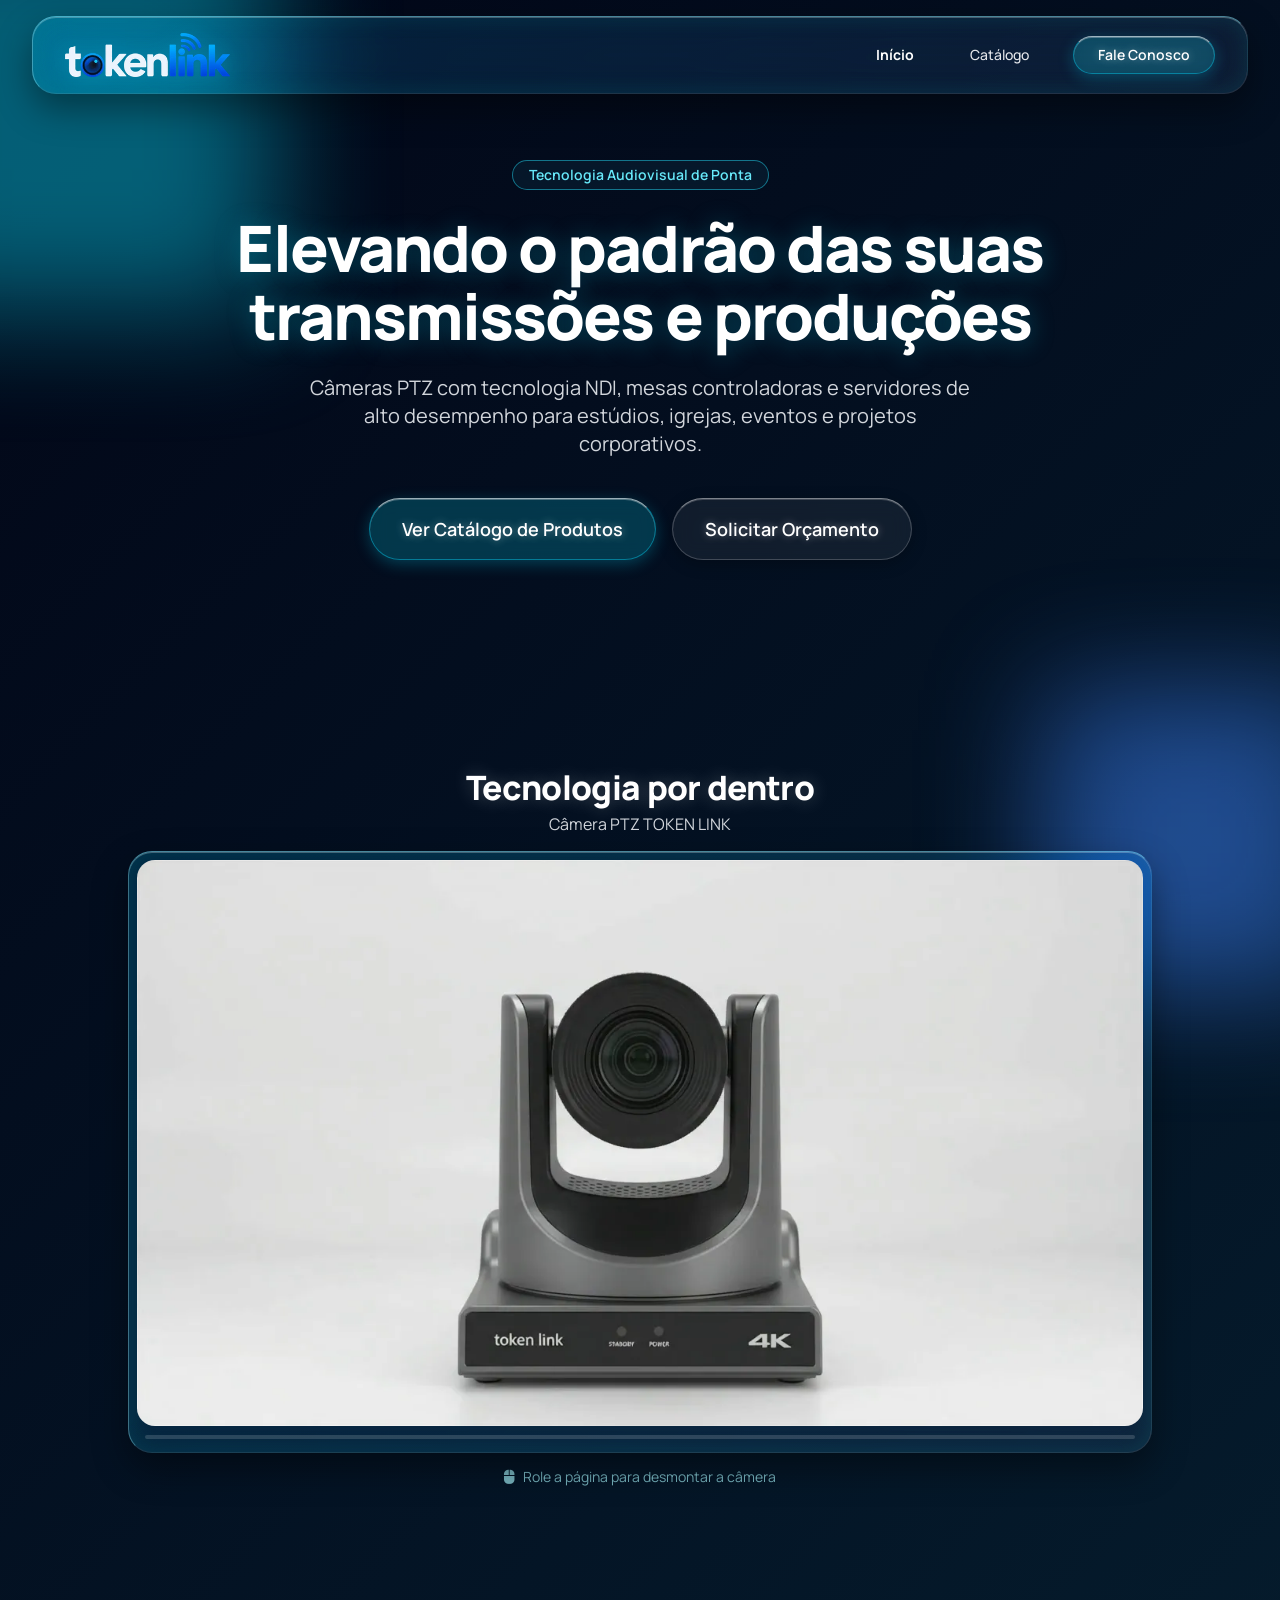
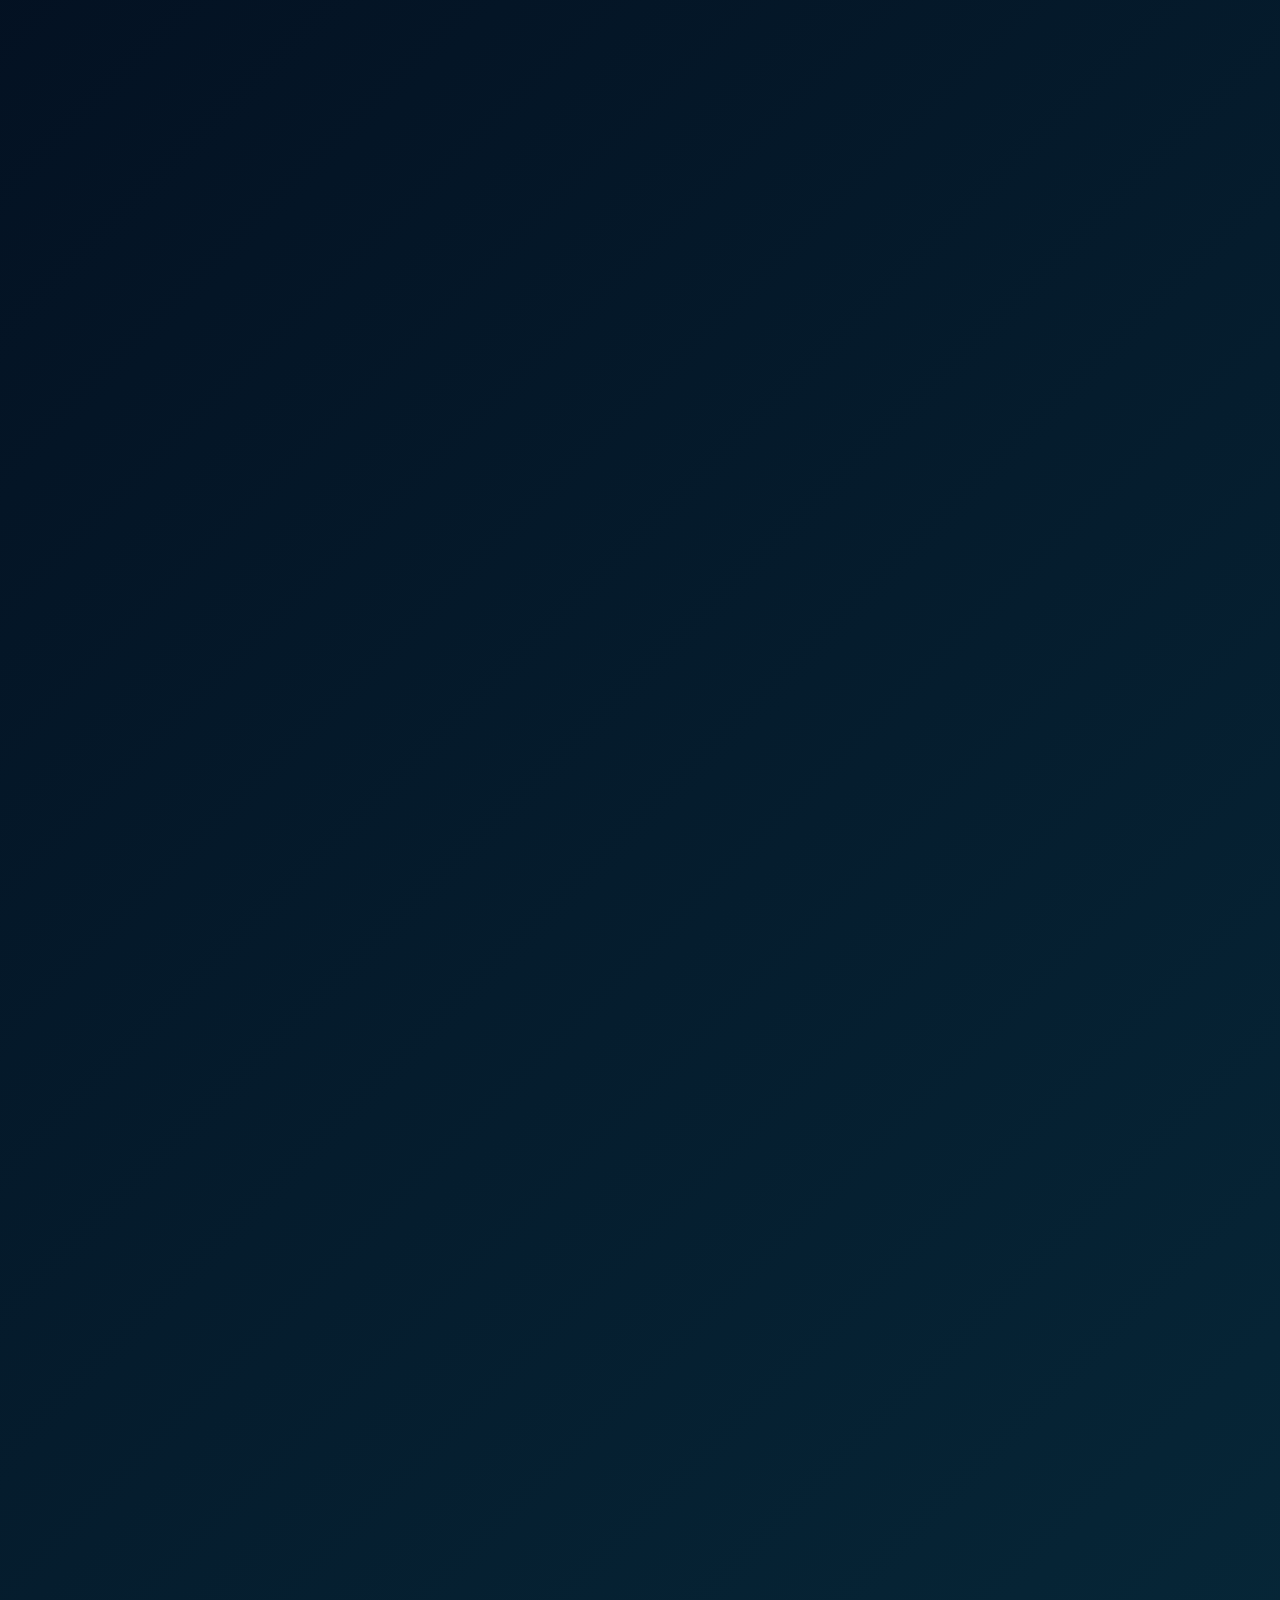
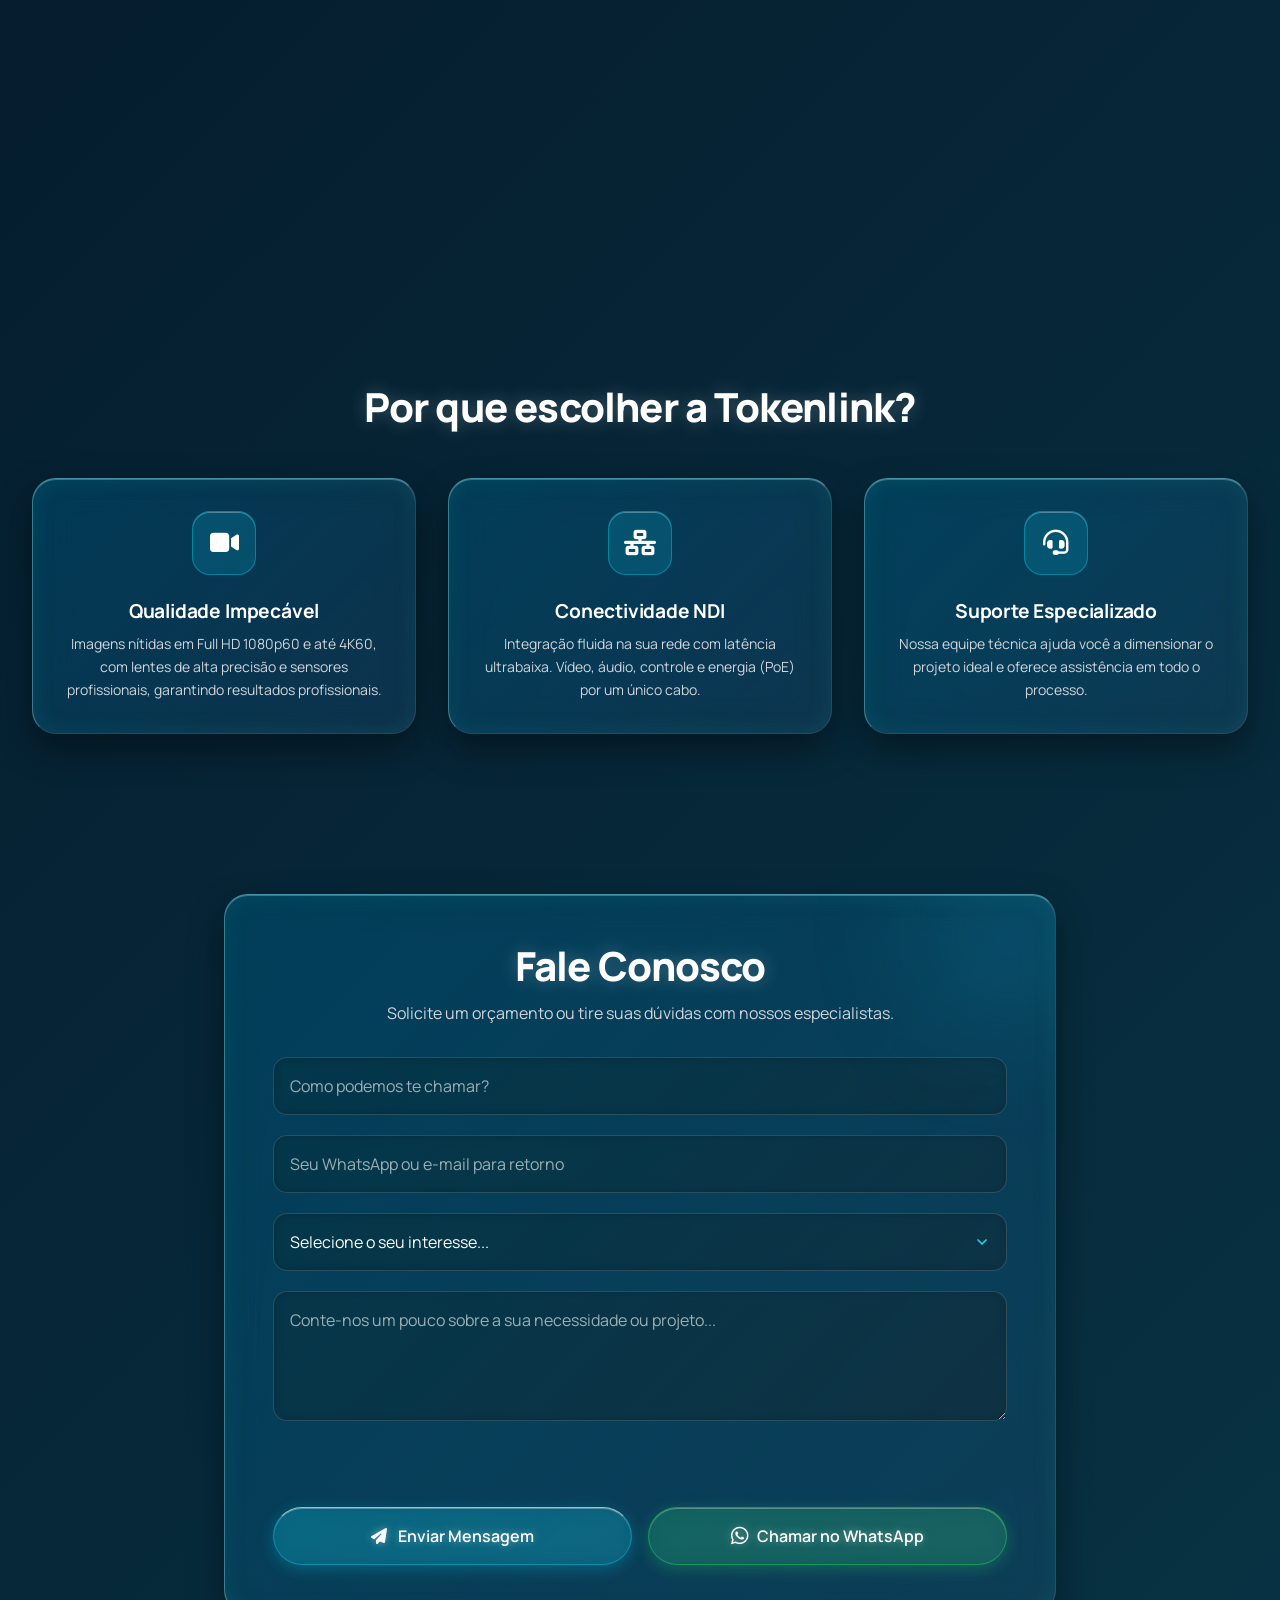
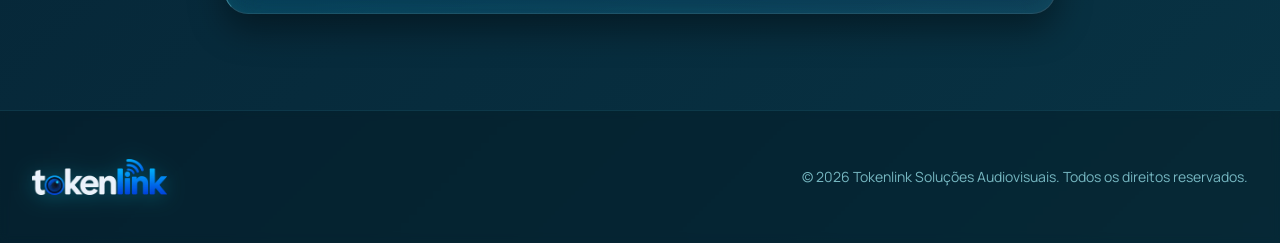
<file: index.html>
<!DOCTYPE html>
<html lang="pt-BR">
<head>
    <meta charset="UTF-8">
    <meta name="viewport" content="width=device-width, initial-scale=1.0">
    <title>Tokenlink - Soluções Audiovisuais e Informática</title>
    <meta name="description" content="Câmeras PTZ, controladoras, acessórios e servidores de alto desempenho para transmissão, renderização e projetos profissionais.">
    <meta name="theme-color" content="#020617">
    <meta property="og:type" content="website">
    <meta property="og:locale" content="pt_BR">
    <meta property="og:site_name" content="Tokenlink">
    <meta property="og:title" content="Tokenlink - Soluções Audiovisuais e Informática">
    <meta property="og:description" content="Câmeras PTZ, mesas controladoras e servidores para estúdios, igrejas, eventos e corporativo.">
    <link rel="icon" href="favicon.svg" type="image/svg+xml">

    <link rel="stylesheet" href="tailwind.css">
    <link rel="stylesheet" href="https://cdnjs.cloudflare.com/ajax/libs/font-awesome/6.4.0/css/all.min.css">
    <link rel="preconnect" href="https://fonts.googleapis.com">
    <link rel="preconnect" href="https://fonts.gstatic.com" crossorigin>
    <link href="https://fonts.googleapis.com/css2?family=Manrope:wght@400;500;600;700;800&display=swap" rel="stylesheet">
    <link rel="stylesheet" href="styles.css">
</head>
<body class="text-white antialiased selection:bg-cyan-500 selection:text-white">

    <!-- Fundo Líquido -->
    <div class="liquid-blob blob-1" aria-hidden="true"></div>
    <div class="liquid-blob blob-2" aria-hidden="true"></div>

    <!-- Navegação -->
    <nav class="site-nav py-4" aria-label="Navegação principal">
        <div class="flex items-center justify-between">
            <a href="index.html" class="flex-shrink-0 flex items-center gap-2" aria-label="Tokenlink - página inicial">
                <img src="img/logo-sm.webp" srcset="img/logo-sm.webp 300w, img/logo.webp 600w" sizes="150px" alt="Tokenlink" width="300" height="80" class="site-logo">
            </a>
            <div class="hidden md:block">
                <div class="ml-10 flex items-center space-x-8">
                    <a href="index.html" aria-current="page" class="text-white font-bold px-3 py-2 text-sm">Início</a>
                    <a href="produtos.html" class="text-gray-200 hover:text-cyan-400 px-3 py-2 text-sm font-medium transition-colors">Catálogo</a>
                    <a href="#contato" class="btn inline-block px-6 py-2 text-sm font-medium">Fale Conosco</a>
                </div>
            </div>
            <button id="menu-toggle" type="button" class="md:hidden text-cyan-200/70 text-2xl w-10 h-10 flex items-center justify-center" aria-label="Abrir menu" aria-controls="mobile-menu" aria-expanded="false">
                <i class="fa-solid fa-bars"></i>
            </button>
        </div>
        <div id="mobile-menu" class="hidden md:hidden mt-4 pt-4 border-t border-cyan-900/50 flex flex-col gap-3">
            <a href="index.html" aria-current="page" class="text-white font-bold py-2 text-base">Início</a>
            <a href="produtos.html" class="text-gray-200 hover:text-cyan-400 py-2 text-base font-medium transition-colors">Catálogo</a>
            <a href="#contato" class="btn px-6 py-3 text-center font-medium">Fale Conosco</a>
        </div>
    </nav>

    <main class="relative z-10">

        <!-- Seção Hero -->
        <section class="pt-40 pb-20 px-4 sm:px-6 lg:px-8 max-w-7xl mx-auto text-center flex flex-col items-center">
            <div class="inline-block px-4 py-1 rounded-full border border-cyan-400/50 text-cyan-300 text-sm font-semibold backdrop-blur-md bg-cyan-900/20 mb-6 animate-float">
                Tecnologia Audiovisual de Ponta
            </div>
            <h1 class="title-xl mb-6 max-w-4xl mx-auto">Elevando o padrão das suas transmissões e produções</h1>
            <p class="text-lg md:text-xl text-gray-300 max-w-2xl mx-auto mb-10 leading-relaxed">
                Câmeras PTZ com tecnologia NDI, mesas controladoras e servidores de alto desempenho para estúdios, igrejas, eventos e projetos corporativos.
            </p>
            <div class="flex flex-wrap justify-center gap-4">
                <a href="produtos.html" class="btn inline-block py-4 px-8 text-lg font-bold">Ver Catálogo de Produtos</a>
                <a href="#contato" class="btn btn-secondary inline-block py-4 px-8 text-lg font-bold">Solicitar Orçamento</a>
            </div>
        </section>

        <!-- Vídeo controlado pelo scroll: a câmera é desmontada conforme a página rola -->
        <section class="scrub" id="video-scroll" aria-label="Câmera PTZ TOKEN LINK por dentro">
            <div class="scrub-sticky">
                <div class="scrub-head text-center">
                    <h2 class="h-section">Tecnologia por dentro</h2>
                    <p class="text-gray-300 scrub-caption" data-scrub-caption aria-live="off">Câmera PTZ TOKEN LINK</p>
                </div>
                <div class="card scrub-card p-2">
                    <div class="product-stage scrub-stage">
                        <video class="scrub-video" data-scrub-video muted playsinline preload="auto" poster="img/video-poster.webp" width="1280" height="720" aria-label="Câmera PTZ TOKEN LINK sendo desmontada, mostrando lente, sensor e placas internas">
                            <source src="video/camera-scroll.mp4" type="video/mp4">
                        </video>
                    </div>
                    <div class="scrub-bar" aria-hidden="true"><span data-scrub-bar></span></div>
                </div>
                <p class="scrub-hint text-center text-sm text-cyan-200/70" data-scrub-hint><i class="fa-solid fa-computer-mouse mr-2" aria-hidden="true"></i>Role a página para desmontar a câmera</p>
            </div>
        </section>

        <!-- Seção de Diferenciais (o grid de cards aciona a animação de scroll) -->
        <section class="py-16 px-4 sm:px-6 lg:px-8 max-w-7xl mx-auto">
            <div class="text-center mb-12">
                <h2 class="h-section">Por que escolher a Tokenlink?</h2>
            </div>

            <div class="grid grid-cols-1 md:grid-cols-3 gap-8">
                <div class="card p-8 text-center flex flex-col items-center">
                    <div class="icon-box"><i class="fa-solid fa-video"></i></div>
                    <h3 class="h-card">Qualidade Impecável</h3>
                    <p class="text-gray-300 text-sm leading-relaxed">
                        Imagens nítidas em Full HD 1080p60 e até 4K60, com lentes de alta precisão e sensores profissionais, garantindo resultados profissionais.
                    </p>
                </div>
                <div class="card p-8 text-center flex flex-col items-center">
                    <div class="icon-box"><i class="fa-solid fa-network-wired"></i></div>
                    <h3 class="h-card">Conectividade NDI</h3>
                    <p class="text-gray-300 text-sm leading-relaxed">
                        Integração fluida na sua rede com latência ultrabaixa. Vídeo, áudio, controle e energia (PoE) por um único cabo.
                    </p>
                </div>
                <div class="card p-8 text-center flex flex-col items-center">
                    <div class="icon-box"><i class="fa-solid fa-headset"></i></div>
                    <h3 class="h-card">Suporte Especializado</h3>
                    <p class="text-gray-300 text-sm leading-relaxed">
                        Nossa equipe técnica ajuda você a dimensionar o projeto ideal e oferece assistência em todo o processo.
                    </p>
                </div>
            </div>
        </section>

        <!-- Seção de Contato -->
        <section id="contato" class="py-24 px-4 sm:px-6 lg:px-8 max-w-4xl mx-auto">
            <div class="card p-8 md:p-12 relative overflow-hidden">
                <div class="absolute top-0 right-0 -mt-10 -mr-10 w-40 h-40 bg-cyan-500/20 rounded-full blur-3xl pointer-events-none"></div>

                <div class="text-center mb-8">
                    <h2 class="h-section">Fale Conosco</h2>
                    <p class="text-gray-300">Solicite um orçamento ou tire suas dúvidas com nossos especialistas.</p>
                </div>

                <form id="form-contato" class="space-y-5">
                    <div>
                        <label for="nome" class="sr-only">Seu nome</label>
                        <input type="text" id="nome" name="nome" class="field w-full p-4" placeholder="Como podemos te chamar?" autocomplete="name" required>
                    </div>

                    <div>
                        <label for="contato-retorno" class="sr-only">WhatsApp ou e-mail para retorno</label>
                        <input type="text" id="contato-retorno" name="contato" class="field w-full p-4" placeholder="Seu WhatsApp ou e-mail para retorno" autocomplete="email" required>
                    </div>

                    <div>
                        <label for="interesse" class="sr-only">Assunto / Interesse</label>
                        <select id="interesse" name="interesse" class="field w-full p-4" required>
                            <option value="" disabled selected>Selecione o seu interesse...</option>
                            <option value="Câmeras PTZ">Câmeras PTZ</option>
                            <option value="Mesas controladoras">Mesas controladoras</option>
                            <option value="Acessórios">Acessórios</option>
                            <option value="Informática">Informática</option>
                            <option value="Projetos Completos">Projetos Completos</option>
                            <option value="Dúvidas/Outros">Dúvidas / Outros</option>
                        </select>
                    </div>

                    <div>
                        <label for="mensagem" class="sr-only">Sua mensagem</label>
                        <textarea id="mensagem" name="mensagem" rows="4" class="field w-full p-4 resize-y" placeholder="Conte-nos um pouco sobre a sua necessidade ou projeto..." required></textarea>
                    </div>

                    <div id="form-status" class="form-status text-center text-sm" aria-live="polite"></div>

                    <div class="grid grid-cols-1 sm:grid-cols-2 gap-4 pt-4">
                        <button type="submit" class="btn w-full py-4 text-center font-bold">
                            <i class="fa-solid fa-paper-plane mr-2"></i> Enviar Mensagem
                        </button>
                        <button type="button" id="btn-whatsapp" class="btn btn-wa w-full py-4 text-center font-bold flex items-center justify-center gap-2">
                            <i class="fa-brands fa-whatsapp text-xl"></i> Chamar no WhatsApp
                        </button>
                    </div>
                </form>
            </div>
        </section>

    </main>

    <!-- Rodapé -->
    <footer class="relative z-10 border-t border-cyan-900/50 bg-black/20 backdrop-blur-sm py-12">
        <div class="max-w-7xl mx-auto px-4 sm:px-6 lg:px-8 flex flex-col md:flex-row justify-between items-center">
            <div class="flex items-center gap-2 mb-4 md:mb-0">
                <img src="img/logo-sm.webp" srcset="img/logo-sm.webp 300w, img/logo.webp 600w" sizes="130px" alt="Tokenlink" width="300" height="80" loading="lazy" class="site-logo site-logo--footer">
            </div>
            <p class="text-cyan-200/70 text-sm text-center md:text-left">&copy; 2026 Tokenlink Soluções Audiovisuais. Todos os direitos reservados.</p>
        </div>
    </footer>

    <script src="script.js"></script>
</body>
</html>
</file>
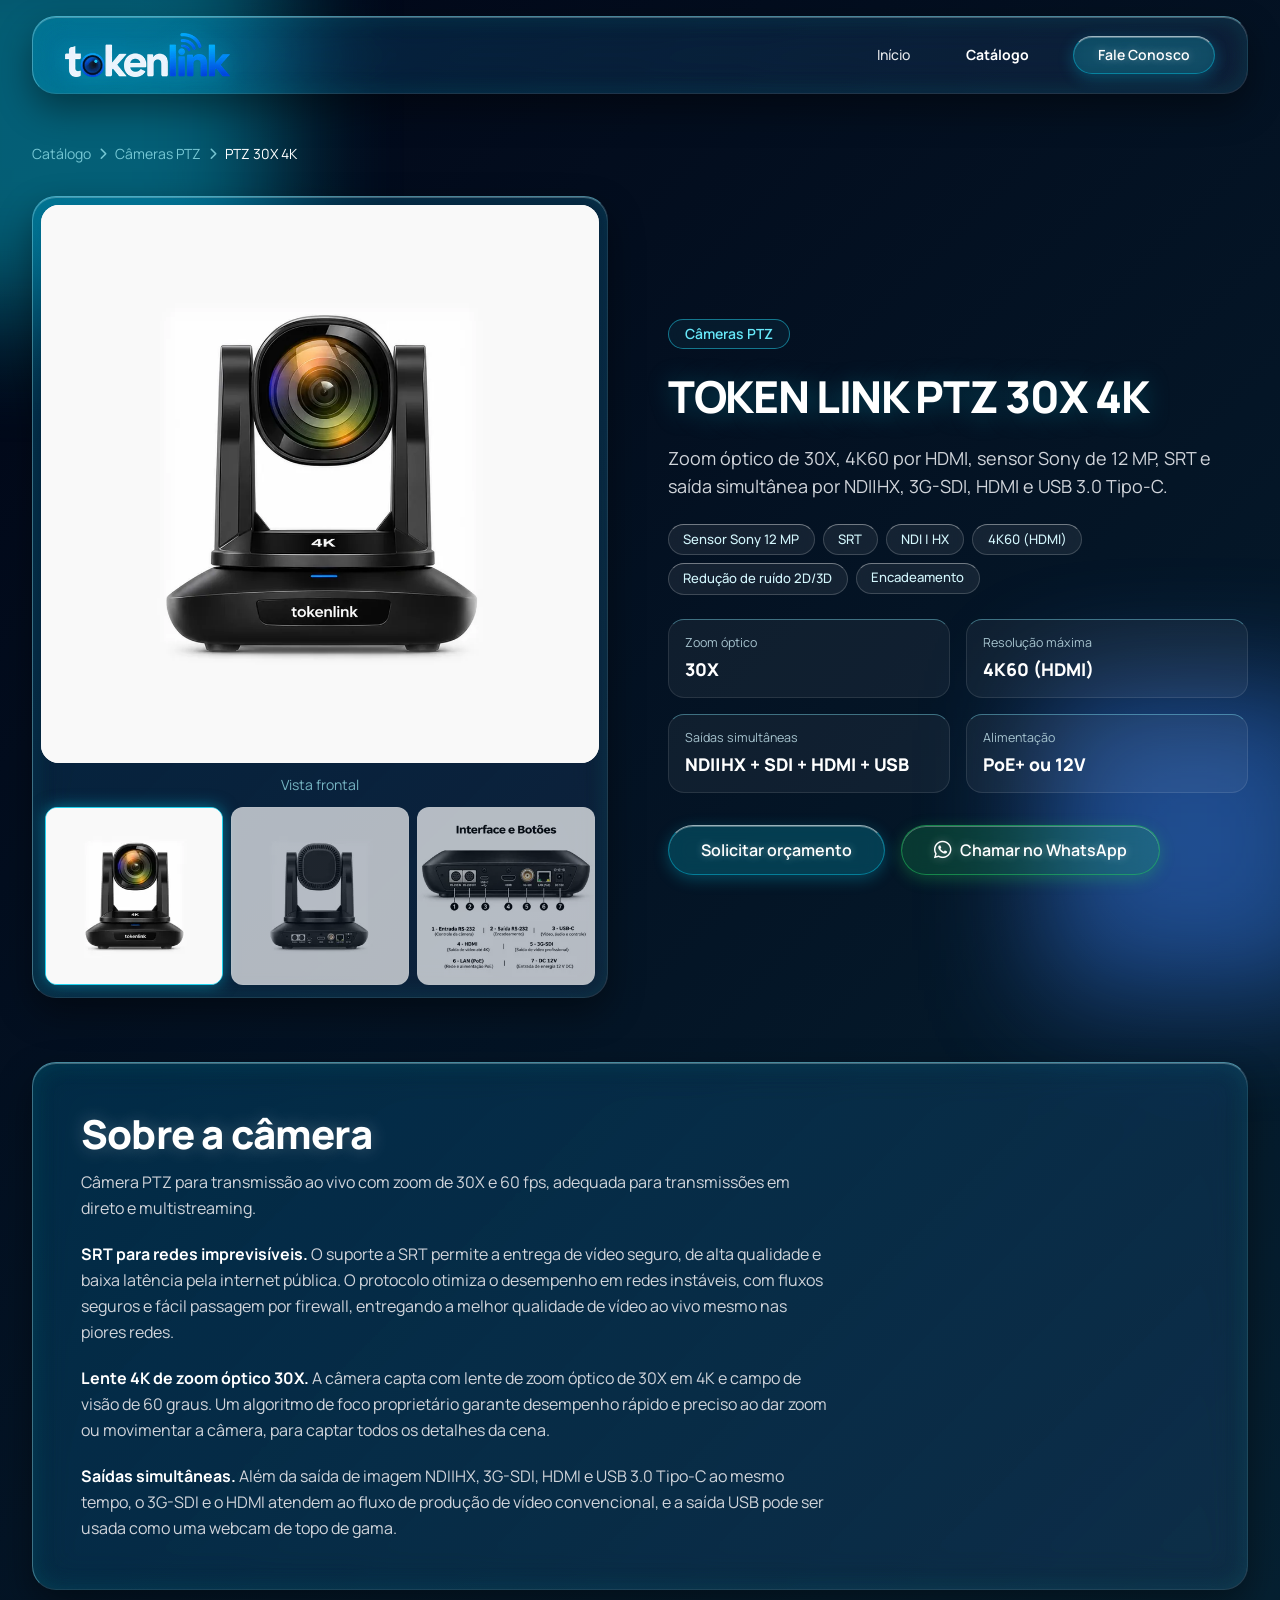
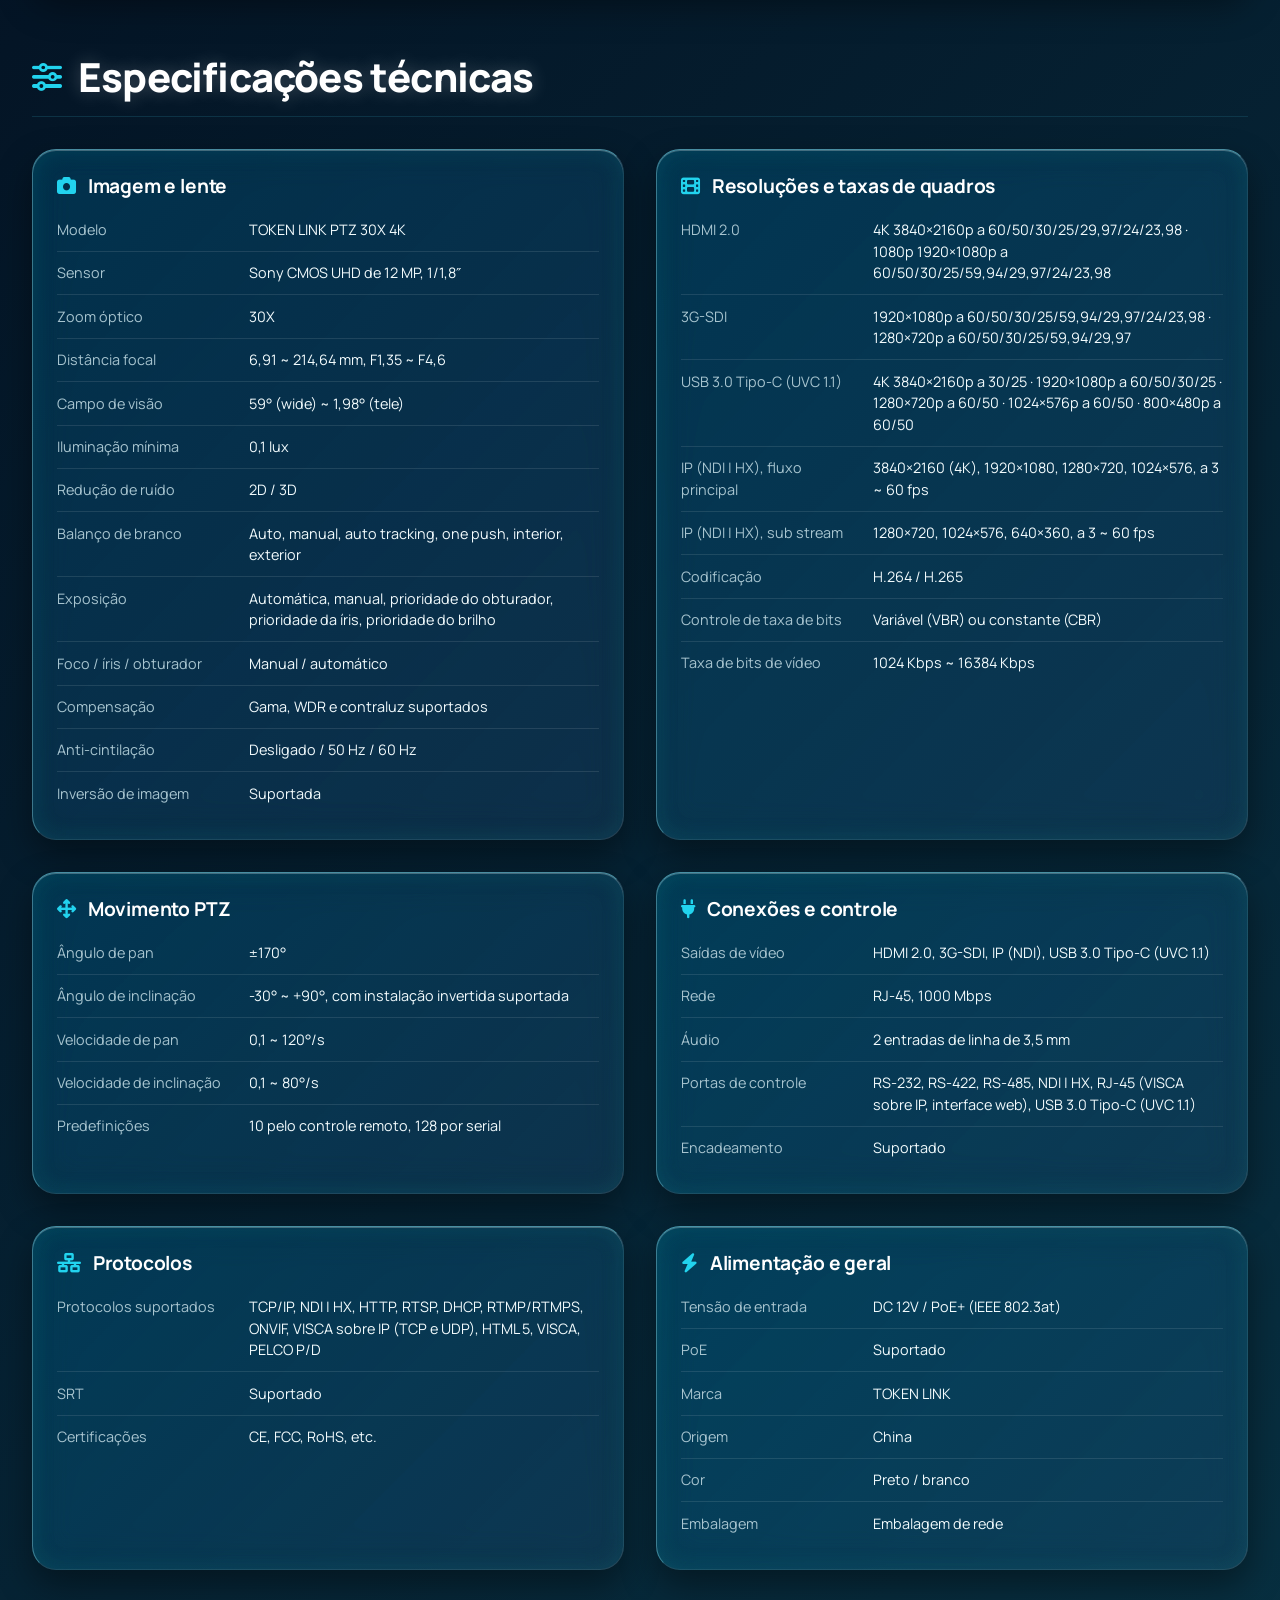
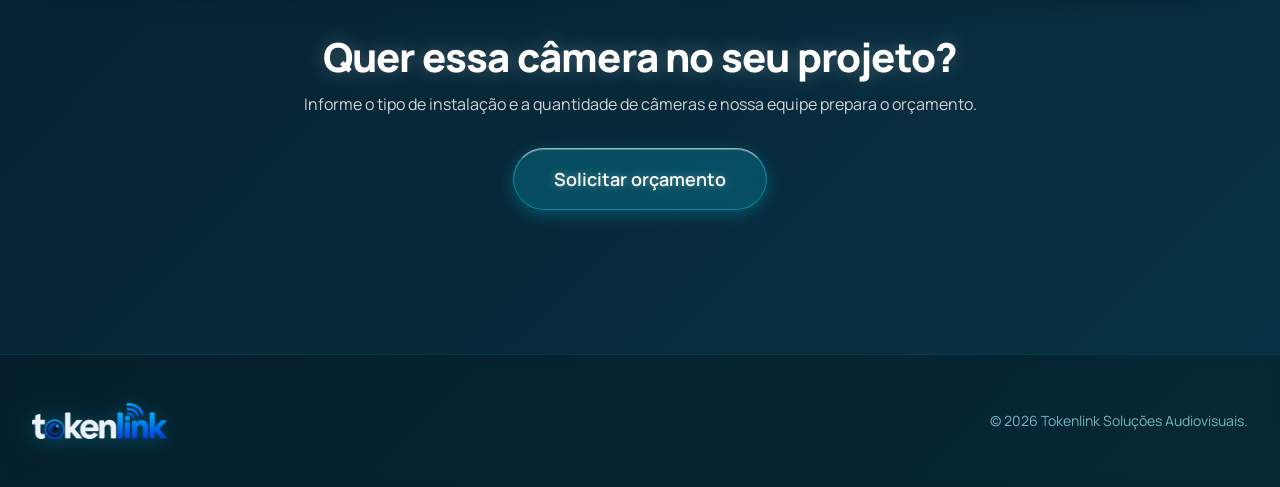
<file: produto-ptz-30x-4k.html>
<!DOCTYPE html>
<html lang="pt-BR">
<head>
    <meta charset="UTF-8">
    <meta name="viewport" content="width=device-width, initial-scale=1.0">
    <title>TOKEN LINK PTZ 30X 4K - Tokenlink</title>
    <meta name="description" content="Câmera PTZ com zoom óptico de 30X, 4K60, sensor Sony de 12 MP, SRT, NDI HX, 3G-SDI, HDMI, USB 3.0 Tipo-C e PoE+.">
    <meta name="theme-color" content="#020617">
    <meta property="og:type" content="product">
    <meta property="og:locale" content="pt_BR">
    <meta property="og:site_name" content="Tokenlink">
    <meta property="og:title" content="TOKEN LINK PTZ 30X 4K">
    <meta property="og:description" content="Zoom óptico de 30X, 4K60, SRT e saídas NDI HX, 3G-SDI, HDMI e USB 3.0.">
    <link rel="icon" href="favicon.svg" type="image/svg+xml">

    <link rel="stylesheet" href="tailwind.css">
    <link rel="stylesheet" href="https://cdnjs.cloudflare.com/ajax/libs/font-awesome/6.4.0/css/all.min.css">
    <link rel="preconnect" href="https://fonts.googleapis.com">
    <link rel="preconnect" href="https://fonts.gstatic.com" crossorigin>
    <link href="https://fonts.googleapis.com/css2?family=Manrope:wght@400;500;600;700;800&display=swap" rel="stylesheet">
    <link rel="stylesheet" href="styles.css">
    <!-- TODO: quando o domínio estiver definido, adicionar "image" (URL absoluta), <link rel="canonical"> e og:image/og:url -->
    <script type="application/ld+json">
    {"@context":"https://schema.org","@type":"Product","name":"TOKEN LINK PTZ 30X 4K","brand":{"@type":"Brand","name":"TOKEN LINK"},"description":"Câmera PTZ com zoom óptico de 30X, 4K60, sensor Sony de 12 MP, SRT, NDI HX, 3G-SDI, HDMI, USB 3.0 Tipo-C e PoE+."}
    </script>
</head>
<body class="text-white antialiased selection:bg-cyan-500 selection:text-white">

    <div class="liquid-blob blob-1" aria-hidden="true"></div>
    <div class="liquid-blob blob-2" aria-hidden="true"></div>

    <nav class="site-nav py-4" aria-label="Navegação principal">
        <div class="flex items-center justify-between">
            <a href="index.html" class="flex-shrink-0 flex items-center gap-2" aria-label="Tokenlink - página inicial">
                <img src="img/logo-sm.webp" srcset="img/logo-sm.webp 300w, img/logo.webp 600w" sizes="150px" alt="Tokenlink" width="300" height="80" class="site-logo">
            </a>
            <div class="hidden md:block">
                <div class="ml-10 flex items-center space-x-8">
                    <a href="index.html" class="text-gray-200 hover:text-cyan-400 px-3 py-2 text-sm font-medium transition-colors">Início</a>
                    <a href="produtos.html" aria-current="page" class="text-white font-bold px-3 py-2 text-sm">Catálogo</a>
                    <a href="index.html#contato" class="btn inline-block px-6 py-2 text-sm font-medium">Fale Conosco</a>
                </div>
            </div>
            <button id="menu-toggle" type="button" class="md:hidden text-cyan-200/70 text-2xl w-10 h-10 flex items-center justify-center" aria-label="Abrir menu" aria-controls="mobile-menu" aria-expanded="false">
                <i class="fa-solid fa-bars"></i>
            </button>
        </div>
        <div id="mobile-menu" class="hidden md:hidden mt-4 pt-4 border-t border-cyan-900/50 flex flex-col gap-3">
            <a href="index.html" class="text-gray-200 hover:text-cyan-400 py-2 text-base font-medium transition-colors">Início</a>
            <a href="produtos.html" aria-current="page" class="text-white font-bold py-2 text-base">Catálogo</a>
            <a href="index.html#contato" class="btn px-6 py-3 text-center font-medium">Fale Conosco</a>
        </div>
    </nav>

    <main class="relative z-10">

        <!-- Topo do produto -->
        <section class="pt-36 pb-16 px-4 sm:px-6 lg:px-8 max-w-7xl mx-auto">
            <nav aria-label="Você está aqui" class="text-sm text-cyan-200/70 mb-8 flex flex-wrap items-center gap-2">
                <a href="produtos.html" class="hover:text-cyan-400 transition-colors">Catálogo</a>
                <i class="fa-solid fa-chevron-right text-xs"></i>
                <a href="produtos.html" class="hover:text-cyan-400 transition-colors">Câmeras PTZ</a>
                <i class="fa-solid fa-chevron-right text-xs"></i>
                <span class="text-white">PTZ 30X 4K</span>
            </nav>

            <div class="grid grid-cols-1 lg:grid-cols-2 gap-10 lg:gap-14 items-center">

                <!-- Galeria (as fotos têm fundo branco, então ficam em uma "bancada" clara) -->
                <div class="card p-2 w-full max-w-xl mx-auto lg:mx-0">
                    <div data-gallery>
                        <div class="product-stage" data-gallery-stage style="background:#f9f9f9">
                            <img src="img/30x4k-frente.webp" alt="Câmera TOKEN LINK PTZ 30X 4K, vista frontal" width="1000" height="1000" data-gallery-main>
                        </div>
                        <p class="text-center text-sm text-cyan-200/70 mt-3" data-gallery-caption aria-live="polite">Vista frontal</p>
                        <div class="grid grid-cols-3 gap-2 mt-3 px-1 pb-1">
                            <button type="button" class="thumb" data-full="img/30x4k-frente.webp" data-bg="#f9f9f9" data-label="Vista frontal" aria-label="Ver imagem: Vista frontal" aria-current="true">
                                <img src="img/30x4k-frente-thumb.webp" alt="Câmera TOKEN LINK PTZ 30X 4K, vista frontal" width="300" height="300">
                            </button>
                            <button type="button" class="thumb" data-full="img/30x4k-traseira.webp" data-bg="#f9f9f9" data-label="Vista traseira" aria-label="Ver imagem: Vista traseira">
                                <img src="img/30x4k-traseira-thumb.webp" alt="Câmera TOKEN LINK PTZ 30X 4K, vista traseira com o painel de conexões" width="300" height="300" loading="lazy">
                            </button>
                            <button type="button" class="thumb" data-full="img/30x4k-interfaces.webp" data-bg="#fff" data-label="Interface e botões" aria-label="Ver imagem: Interface e botões">
                                <img src="img/30x4k-interfaces-thumb.webp" alt="Painel traseiro com a numeração das interfaces e botões" width="300" height="300" loading="lazy">
                            </button>
                        </div>
                    </div>
                </div>

                <!-- Informações principais -->
                <div class="space-y-6">
                    <div class="inline-block px-4 py-1 rounded-full border border-cyan-400/50 text-cyan-300 text-sm font-semibold backdrop-blur-md bg-cyan-900/20">Câmeras PTZ</div>
                    <h1 class="title-xl title-sm">TOKEN LINK PTZ 30X 4K</h1>
                    <p class="text-lg text-gray-300 max-w-xl">
                        Zoom óptico de 30X, 4K60 por HDMI, sensor Sony de 12 MP, SRT e saída simultânea por NDI|HX, 3G-SDI, HDMI e USB 3.0 Tipo-C. 
                    </p>

                    <ul class="flex flex-wrap gap-2" aria-label="Destaques">
                        <li class="chip">Sensor Sony 12 MP</li>
                        <li class="chip">SRT</li>
                        <li class="chip">NDI | HX</li>
                        <li class="chip">4K60 (HDMI)</li>
                        <li class="chip">Redução de ruído 2D/3D</li>
                        <li class="chip">Encadeamento</li>
                    </ul>

                    <dl class="grid grid-cols-2 gap-4">
                        <div class="stat"><dt>Zoom óptico</dt><dd>30X</dd></div>
                        <div class="stat"><dt>Resolução máxima</dt><dd>4K60 (HDMI)</dd></div>
                        <div class="stat"><dt>Saídas simultâneas</dt><dd>NDI|HX + SDI + HDMI + USB</dd></div>
                        <div class="stat"><dt>Alimentação</dt><dd>PoE+ ou 12V</dd></div>
                    </dl>

                    <div class="flex flex-wrap gap-4 pt-2">
                        <a href="index.html?interesse=C%C3%A2meras%20PTZ&amp;produto=TOKEN%20LINK%20PTZ%2030X%204K#contato" class="btn inline-block py-3 px-8 text-center font-bold">Solicitar orçamento</a>
                        <a href="#" data-whatsapp="Olá, Tokenlink! Tenho interesse na câmera TOKEN LINK PTZ 30X 4K. Gostaria de um orçamento." target="_blank" rel="noopener" class="btn btn-wa inline-flex items-center gap-2 py-3 px-8 text-center font-bold">
                            <i class="fa-brands fa-whatsapp text-xl"></i> Chamar no WhatsApp
                        </a>
                    </div>
                </div>
            </div>
        </section>

        <!-- Descrição -->
        <section class="pb-16 px-4 sm:px-6 lg:px-8 max-w-7xl mx-auto">
            <div class="card p-8 md:p-12">
                <h2 class="h-section">Sobre a câmera</h2>
                <div class="prose-hud space-y-5 text-gray-300 leading-relaxed">
                    <p>Câmera PTZ para transmissão ao vivo com zoom de 30X e 60 fps, adequada para transmissões em direto e multistreaming.</p>
                    <p><strong class="text-white">SRT para redes imprevisíveis.</strong> O suporte a SRT permite a entrega de vídeo seguro, de alta qualidade e baixa latência pela internet pública. O protocolo otimiza o desempenho em redes instáveis, com fluxos seguros e fácil passagem por firewall, entregando a melhor qualidade de vídeo ao vivo mesmo nas piores redes.</p>
                    <p><strong class="text-white">Lente 4K de zoom óptico 30X.</strong> A câmera capta com lente de zoom óptico de 30X em 4K e campo de visão de 60 graus. Um algoritmo de foco proprietário garante desempenho rápido e preciso ao dar zoom ou movimentar a câmera, para captar todos os detalhes da cena.</p>
                    <p><strong class="text-white">Saídas simultâneas.</strong> Além da saída de imagem NDI|HX, 3G-SDI, HDMI e USB 3.0 Tipo-C ao mesmo tempo, o 3G-SDI e o HDMI atendem ao fluxo de produção de vídeo convencional, e a saída USB pode ser usada como uma webcam de topo de gama.</p>
                </div>
            </div>
        </section>

        <!-- Especificações -->
        <section class="pb-24 px-4 sm:px-6 lg:px-8 max-w-7xl mx-auto">
            <div class="mb-8 border-b border-cyan-900/50 pb-4 flex items-center gap-4">
                <i class="fa-solid fa-sliders text-3xl text-cyan-400"></i>
                <h2 class="h-section" style="margin-bottom:0">Especificações técnicas</h2>
            </div>
            <div class="grid grid-cols-1 lg:grid-cols-2 gap-8">
            <div class="card p-6 h-full">
                <h3 class="h-card flex items-center gap-3 mb-4"><i class="fa-solid fa-camera text-cyan-400"></i>Imagem e lente</h3>
                <dl>
                    <div class="spec-row"><dt>Modelo</dt><dd>TOKEN LINK PTZ 30X 4K</dd></div>
                    <div class="spec-row"><dt>Sensor</dt><dd>Sony CMOS UHD de 12 MP, 1/1,8″</dd></div>
                    <div class="spec-row"><dt>Zoom óptico</dt><dd>30X</dd></div>
                    <div class="spec-row"><dt>Distância focal</dt><dd>6,91 ~ 214,64 mm, F1,35 ~ F4,6</dd></div>
                    <div class="spec-row"><dt>Campo de visão</dt><dd>59° (wide) ~ 1,98° (tele)</dd></div>
                    <div class="spec-row"><dt>Iluminação mínima</dt><dd>0,1 lux</dd></div>
                    <div class="spec-row"><dt>Redução de ruído</dt><dd>2D / 3D</dd></div>
                    <div class="spec-row"><dt>Balanço de branco</dt><dd>Auto, manual, auto tracking, one push, interior, exterior</dd></div>
                    <div class="spec-row"><dt>Exposição</dt><dd>Automática, manual, prioridade do obturador, prioridade da íris, prioridade do brilho</dd></div>
                    <div class="spec-row"><dt>Foco / íris / obturador</dt><dd>Manual / automático</dd></div>
                    <div class="spec-row"><dt>Compensação</dt><dd>Gama, WDR e contraluz suportados</dd></div>
                    <div class="spec-row"><dt>Anti-cintilação</dt><dd>Desligado / 50 Hz / 60 Hz</dd></div>
                    <div class="spec-row"><dt>Inversão de imagem</dt><dd>Suportada</dd></div>
                </dl>
            </div>
            <div class="card p-6 h-full">
                <h3 class="h-card flex items-center gap-3 mb-4"><i class="fa-solid fa-film text-cyan-400"></i>Resoluções e taxas de quadros</h3>
                <dl>
                    <div class="spec-row"><dt>HDMI 2.0</dt><dd>4K 3840×2160p a 60/50/30/25/29,97/24/23,98 · 1080p 1920×1080p a 60/50/30/25/59,94/29,97/24/23,98</dd></div>
                    <div class="spec-row"><dt>3G-SDI</dt><dd>1920×1080p a 60/50/30/25/59,94/29,97/24/23,98 · 1280×720p a 60/50/30/25/59,94/29,97</dd></div>
                    <div class="spec-row"><dt>USB 3.0 Tipo-C (UVC 1.1)</dt><dd>4K 3840×2160p a 30/25 · 1920×1080p a 60/50/30/25 · 1280×720p a 60/50 · 1024×576p a 60/50 · 800×480p a 60/50</dd></div>
                    <div class="spec-row"><dt>IP (NDI | HX), fluxo principal</dt><dd>3840×2160 (4K), 1920×1080, 1280×720, 1024×576, a 3 ~ 60 fps</dd></div>
                    <div class="spec-row"><dt>IP (NDI | HX), sub stream</dt><dd>1280×720, 1024×576, 640×360, a 3 ~ 60 fps</dd></div>
                    <div class="spec-row"><dt>Codificação</dt><dd>H.264 / H.265</dd></div>
                    <div class="spec-row"><dt>Controle de taxa de bits</dt><dd>Variável (VBR) ou constante (CBR)</dd></div>
                    <div class="spec-row"><dt>Taxa de bits de vídeo</dt><dd>1024 Kbps ~ 16384 Kbps</dd></div>
                </dl>
            </div>
            <div class="card p-6 h-full">
                <h3 class="h-card flex items-center gap-3 mb-4"><i class="fa-solid fa-arrows-up-down-left-right text-cyan-400"></i>Movimento PTZ</h3>
                <dl>
                    <div class="spec-row"><dt>Ângulo de pan</dt><dd>±170°</dd></div>
                    <div class="spec-row"><dt>Ângulo de inclinação</dt><dd>-30° ~ +90°, com instalação invertida suportada</dd></div>
                    <div class="spec-row"><dt>Velocidade de pan</dt><dd>0,1 ~ 120°/s</dd></div>
                    <div class="spec-row"><dt>Velocidade de inclinação</dt><dd>0,1 ~ 80°/s</dd></div>
                    <div class="spec-row"><dt>Predefinições</dt><dd>10 pelo controle remoto, 128 por serial</dd></div>
                </dl>
            </div>
            <div class="card p-6 h-full">
                <h3 class="h-card flex items-center gap-3 mb-4"><i class="fa-solid fa-plug text-cyan-400"></i>Conexões e controle</h3>
                <dl>
                    <div class="spec-row"><dt>Saídas de vídeo</dt><dd>HDMI 2.0, 3G-SDI, IP (NDI), USB 3.0 Tipo-C (UVC 1.1)</dd></div>
                    <div class="spec-row"><dt>Rede</dt><dd>RJ-45, 1000 Mbps</dd></div>
                    <div class="spec-row"><dt>Áudio</dt><dd>2 entradas de linha de 3,5 mm</dd></div>
                    <div class="spec-row"><dt>Portas de controle</dt><dd>RS-232, RS-422, RS-485, NDI | HX, RJ-45 (VISCA sobre IP, interface web), USB 3.0 Tipo-C (UVC 1.1)</dd></div>
                    <div class="spec-row"><dt>Encadeamento</dt><dd>Suportado</dd></div>
                </dl>
            </div>
            <div class="card p-6 h-full">
                <h3 class="h-card flex items-center gap-3 mb-4"><i class="fa-solid fa-network-wired text-cyan-400"></i>Protocolos</h3>
                <dl>
                    <div class="spec-row"><dt>Protocolos suportados</dt><dd>TCP/IP, NDI | HX, HTTP, RTSP, DHCP, RTMP/RTMPS, ONVIF, VISCA sobre IP (TCP e UDP), HTML 5, VISCA, PELCO P/D</dd></div>
                    <div class="spec-row"><dt>SRT</dt><dd>Suportado</dd></div>
                    <div class="spec-row"><dt>Certificações</dt><dd>CE, FCC, RoHS, etc.</dd></div>
                </dl>
            </div>
            <div class="card p-6 h-full">
                <h3 class="h-card flex items-center gap-3 mb-4"><i class="fa-solid fa-bolt text-cyan-400"></i>Alimentação e geral</h3>
                <dl>
                    <div class="spec-row"><dt>Tensão de entrada</dt><dd>DC 12V / PoE+ (IEEE 802.3at)</dd></div>
                    <div class="spec-row"><dt>PoE</dt><dd>Suportado</dd></div>
                    <div class="spec-row"><dt>Marca</dt><dd>TOKEN LINK</dd></div>
                    <div class="spec-row"><dt>Origem</dt><dd>China</dd></div>
                    <div class="spec-row"><dt>Cor</dt><dd>Preto / branco</dd></div>
                    <div class="spec-row"><dt>Embalagem</dt><dd>Embalagem de rede</dd></div>
                </dl>
            </div>
            </div>

            <div class="mt-16 text-center">
                <h2 class="h-section">Quer essa câmera no seu projeto?</h2>
                <p class="text-gray-300 mb-8">Informe o tipo de instalação e a quantidade de câmeras e nossa equipe prepara o orçamento.</p>
                <a href="index.html?interesse=C%C3%A2meras%20PTZ&amp;produto=TOKEN%20LINK%20PTZ%2030X%204K#contato" class="btn inline-block py-4 px-10 text-lg font-bold">Solicitar orçamento</a>
            </div>
        </section>
    </main>

    <footer class="relative z-10 border-t border-cyan-900/50 bg-black/20 backdrop-blur-sm py-12 mt-12">
        <div class="max-w-7xl mx-auto px-4 sm:px-6 lg:px-8 flex flex-col md:flex-row justify-between items-center">
            <div class="flex items-center gap-2 mb-4 md:mb-0">
                <img src="img/logo-sm.webp" srcset="img/logo-sm.webp 300w, img/logo.webp 600w" sizes="130px" alt="Tokenlink" width="300" height="80" loading="lazy" class="site-logo site-logo--footer">
            </div>
            <p class="text-cyan-200/70 text-sm text-center md:text-left">&copy; 2026 Tokenlink Soluções Audiovisuais.</p>
        </div>
    </footer>

    <script src="script.js"></script>
</body>
</html>
</file>
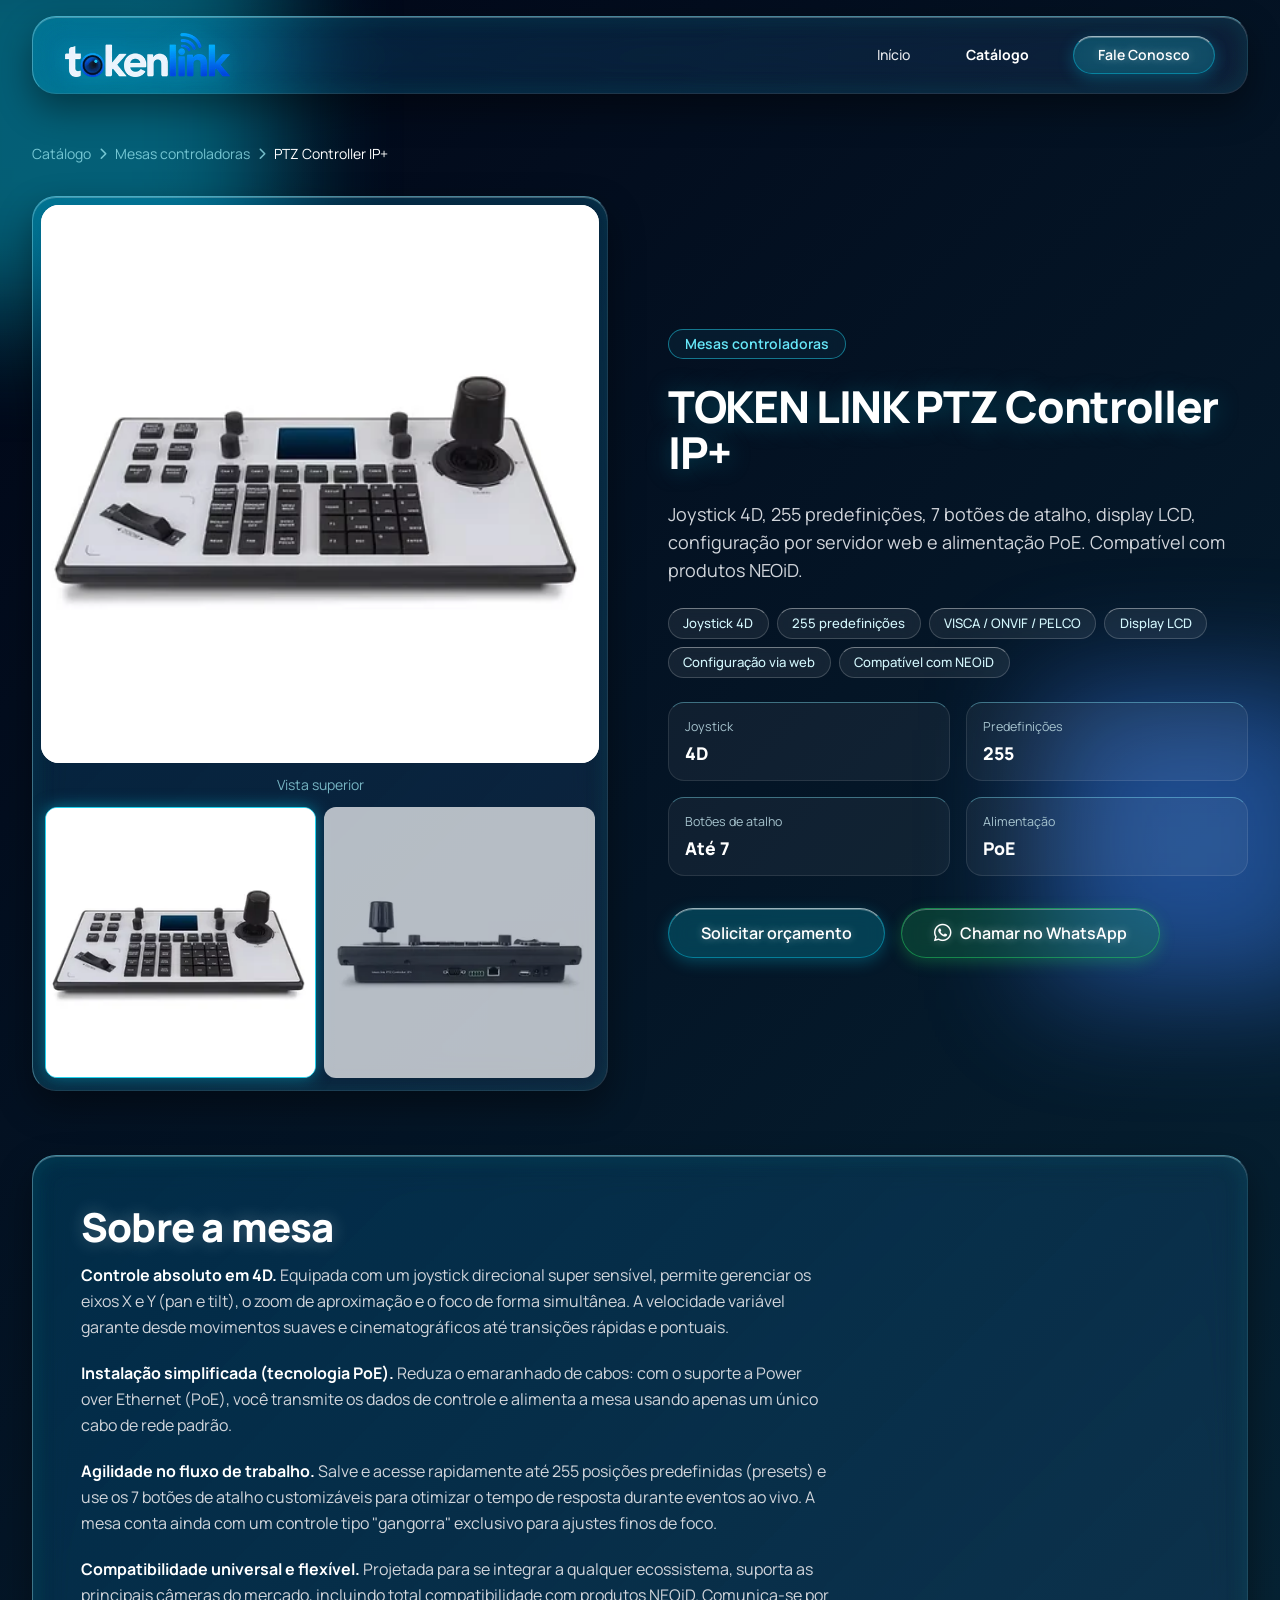
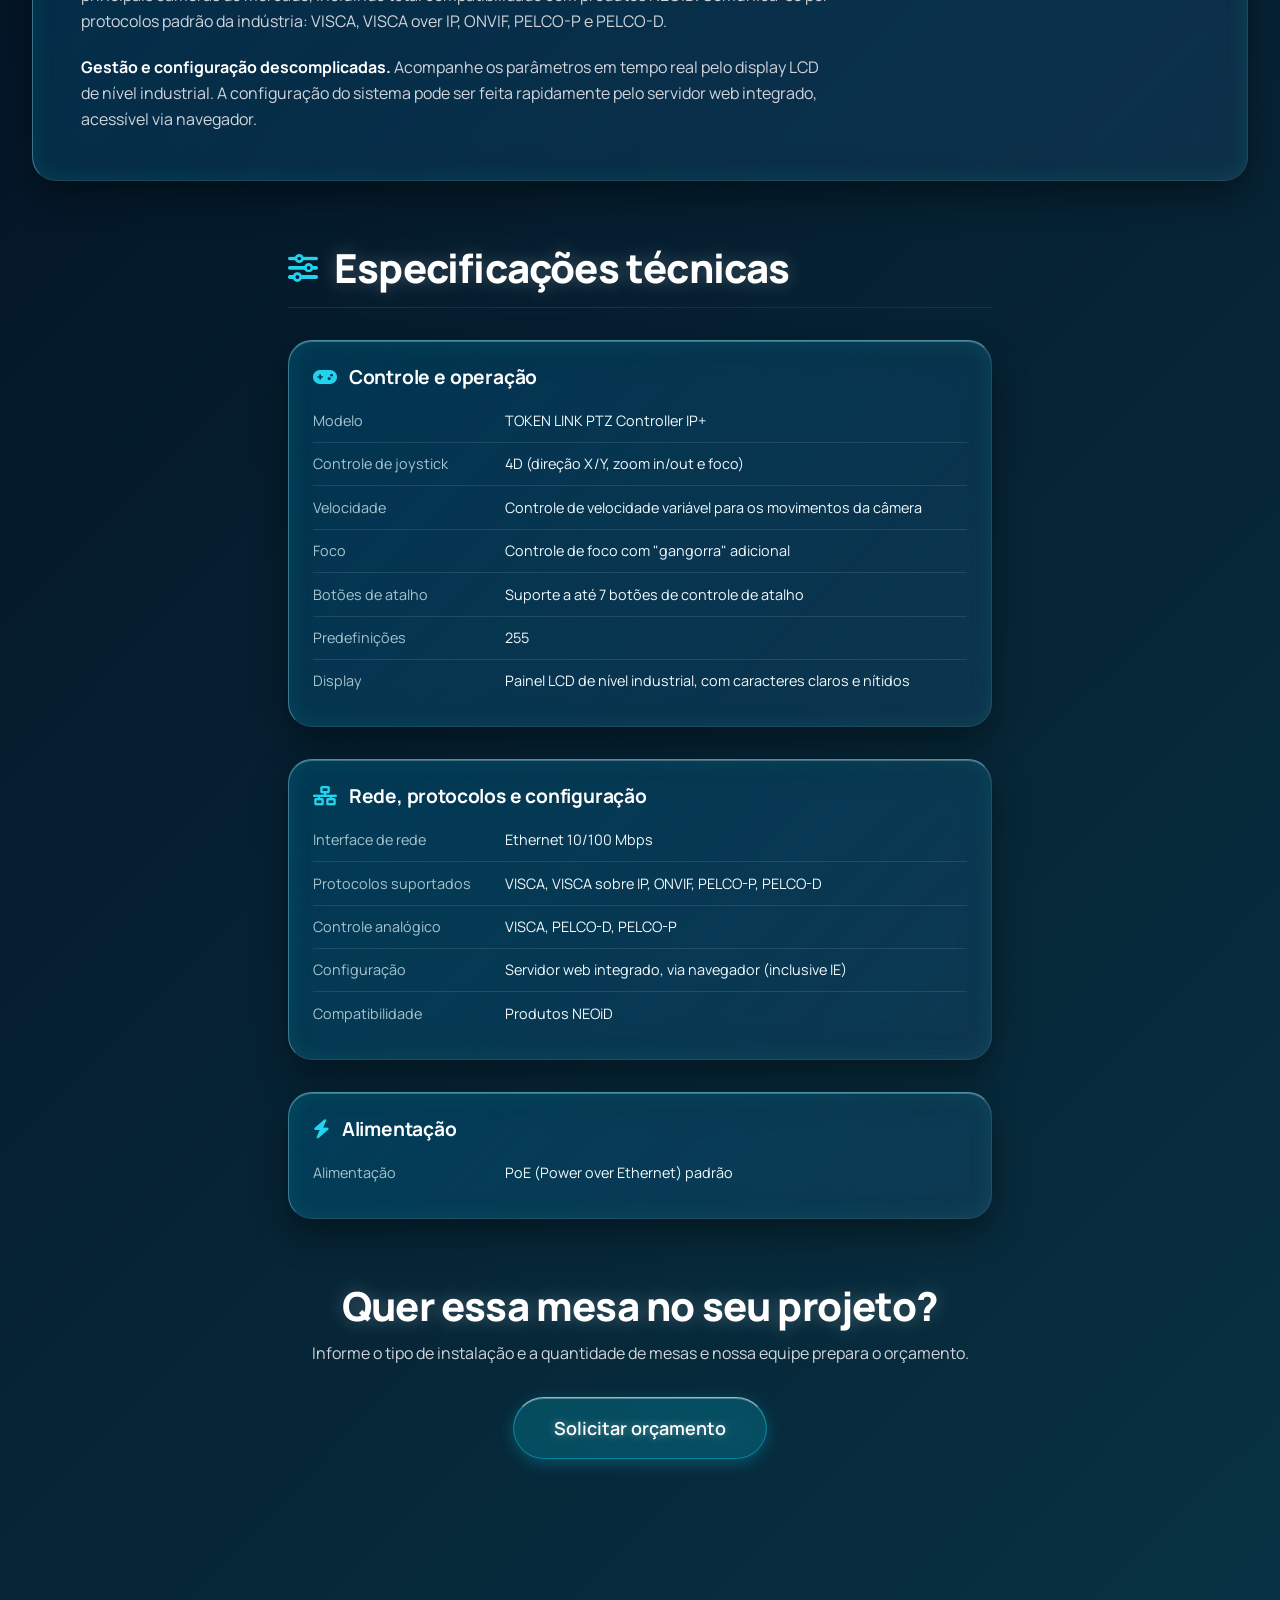
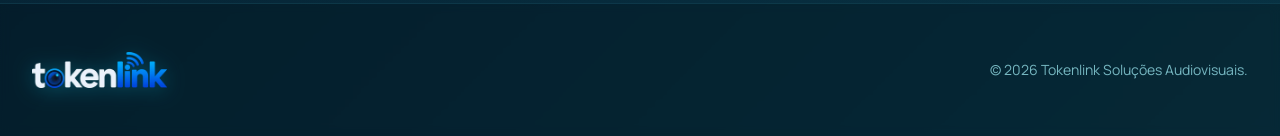
<file: produto-ptz-controller-ip.html>
<!DOCTYPE html>
<html lang="pt-BR">
<head>
    <meta charset="UTF-8">
    <meta name="viewport" content="width=device-width, initial-scale=1.0">
    <title>TOKEN LINK PTZ Controller IP+ - Tokenlink</title>
    <meta name="description" content="Mesa controladora PTZ com joystick 4D, 255 predefinições, 7 botões de atalho, LCD, VISCA, ONVIF, PELCO e alimentação PoE. Compatível com produtos NEOiD.">
    <meta name="theme-color" content="#020617">
    <meta property="og:type" content="product">
    <meta property="og:locale" content="pt_BR">
    <meta property="og:site_name" content="Tokenlink">
    <meta property="og:title" content="TOKEN LINK PTZ Controller IP+">
    <meta property="og:description" content="Mesa controladora PTZ com joystick 4D, 255 predefinições e alimentação PoE.">
    <link rel="icon" href="favicon.svg" type="image/svg+xml">

    <link rel="stylesheet" href="tailwind.css">
    <link rel="stylesheet" href="https://cdnjs.cloudflare.com/ajax/libs/font-awesome/6.4.0/css/all.min.css">
    <link rel="preconnect" href="https://fonts.googleapis.com">
    <link rel="preconnect" href="https://fonts.gstatic.com" crossorigin>
    <link href="https://fonts.googleapis.com/css2?family=Manrope:wght@400;500;600;700;800&display=swap" rel="stylesheet">
    <link rel="stylesheet" href="styles.css">
    <!-- TODO: quando o domínio estiver definido, adicionar "image" (URL absoluta), <link rel="canonical"> e og:image/og:url -->
    <script type="application/ld+json">
    {"@context":"https://schema.org","@type":"Product","name":"TOKEN LINK PTZ Controller IP+","brand":{"@type":"Brand","name":"TOKEN LINK"},"description":"Mesa controladora PTZ com joystick 4D, 255 predefinições, 7 botões de atalho, LCD, VISCA, ONVIF, PELCO e alimentação PoE."}
    </script>
</head>
<body class="text-white antialiased selection:bg-cyan-500 selection:text-white">

    <div class="liquid-blob blob-1" aria-hidden="true"></div>
    <div class="liquid-blob blob-2" aria-hidden="true"></div>

    <nav class="site-nav py-4" aria-label="Navegação principal">
        <div class="flex items-center justify-between">
            <a href="index.html" class="flex-shrink-0 flex items-center gap-2" aria-label="Tokenlink - página inicial">
                <img src="img/logo-sm.webp" srcset="img/logo-sm.webp 300w, img/logo.webp 600w" sizes="150px" alt="Tokenlink" width="300" height="80" class="site-logo">
            </a>
            <div class="hidden md:block">
                <div class="ml-10 flex items-center space-x-8">
                    <a href="index.html" class="text-gray-200 hover:text-cyan-400 px-3 py-2 text-sm font-medium transition-colors">Início</a>
                    <a href="produtos.html" aria-current="page" class="text-white font-bold px-3 py-2 text-sm">Catálogo</a>
                    <a href="index.html#contato" class="btn inline-block px-6 py-2 text-sm font-medium">Fale Conosco</a>
                </div>
            </div>
            <button id="menu-toggle" type="button" class="md:hidden text-cyan-200/70 text-2xl w-10 h-10 flex items-center justify-center" aria-label="Abrir menu" aria-controls="mobile-menu" aria-expanded="false">
                <i class="fa-solid fa-bars"></i>
            </button>
        </div>
        <div id="mobile-menu" class="hidden md:hidden mt-4 pt-4 border-t border-cyan-900/50 flex flex-col gap-3">
            <a href="index.html" class="text-gray-200 hover:text-cyan-400 py-2 text-base font-medium transition-colors">Início</a>
            <a href="produtos.html" aria-current="page" class="text-white font-bold py-2 text-base">Catálogo</a>
            <a href="index.html#contato" class="btn px-6 py-3 text-center font-medium">Fale Conosco</a>
        </div>
    </nav>

    <main class="relative z-10">

        <!-- Topo do produto -->
        <section class="pt-36 pb-16 px-4 sm:px-6 lg:px-8 max-w-7xl mx-auto">
            <nav aria-label="Você está aqui" class="text-sm text-cyan-200/70 mb-8 flex flex-wrap items-center gap-2">
                <a href="produtos.html" class="hover:text-cyan-400 transition-colors">Catálogo</a>
                <i class="fa-solid fa-chevron-right text-xs"></i>
                <a href="produtos.html" class="hover:text-cyan-400 transition-colors">Mesas controladoras</a>
                <i class="fa-solid fa-chevron-right text-xs"></i>
                <span class="text-white">PTZ Controller IP+</span>
            </nav>

            <div class="grid grid-cols-1 lg:grid-cols-2 gap-10 lg:gap-14 items-center">

                <!-- Galeria (as fotos têm fundo branco, então ficam em uma "bancada" clara) -->
                <div class="card p-2 w-full max-w-xl mx-auto lg:mx-0">
                    <div data-gallery>
                        <div class="product-stage" data-gallery-stage>
                            <img src="img/mesa-ip-topo.webp" alt="Mesa controladora TOKEN LINK PTZ Controller IP+, vista superior" width="1000" height="1000" data-gallery-main>
                        </div>
                        <p class="text-center text-sm text-cyan-200/70 mt-3" data-gallery-caption aria-live="polite">Vista superior</p>
                        <div class="grid grid-cols-2 gap-2 mt-3 px-1 pb-1">
                            <button type="button" class="thumb" data-full="img/mesa-ip-topo.webp" data-bg="#fff" data-label="Vista superior" aria-label="Ver imagem: Vista superior" aria-current="true">
                                <img src="img/mesa-ip-topo-thumb.webp" alt="Mesa controladora TOKEN LINK PTZ Controller IP+, vista superior" width="300" height="300">
                            </button>
                            <button type="button" class="thumb" data-full="img/mesa-ip-traseira.webp" data-bg="#fff" data-label="Vista traseira (conexões)" aria-label="Ver imagem: Vista traseira">
                                <img src="img/mesa-ip-traseira-thumb.webp" alt="Mesa controladora TOKEN LINK PTZ Controller IP+, vista traseira com o painel de conexões" width="300" height="300" loading="lazy">
                            </button>
                        </div>
                    </div>
                </div>

                <!-- Informações principais -->
                <div class="space-y-6">
                    <div class="inline-block px-4 py-1 rounded-full border border-cyan-400/50 text-cyan-300 text-sm font-semibold backdrop-blur-md bg-cyan-900/20">Mesas controladoras</div>
                    <h1 class="title-xl title-sm">TOKEN LINK PTZ Controller IP+</h1>
                    <p class="text-lg text-gray-300 max-w-xl">
                        Joystick 4D, 255 predefinições, 7 botões de atalho, display LCD, configuração por servidor web e alimentação PoE. Compatível com produtos NEOiD. 
                    </p>

                    <ul class="flex flex-wrap gap-2" aria-label="Destaques">
                        <li class="chip">Joystick 4D</li>
                        <li class="chip">255 predefinições</li>
                        <li class="chip">VISCA / ONVIF / PELCO</li>
                        <li class="chip">Display LCD</li>
                        <li class="chip">Configuração via web</li>
                        <li class="chip">Compatível com NEOiD</li>
                    </ul>

                    <dl class="grid grid-cols-2 gap-4">
                        <div class="stat"><dt>Joystick</dt><dd>4D</dd></div>
                        <div class="stat"><dt>Predefinições</dt><dd>255</dd></div>
                        <div class="stat"><dt>Botões de atalho</dt><dd>Até 7</dd></div>
                        <div class="stat"><dt>Alimentação</dt><dd>PoE</dd></div>
                    </dl>

                    <div class="flex flex-wrap gap-4 pt-2">
                        <a href="index.html?interesse=Mesas%20controladoras&amp;produto=TOKEN%20LINK%20PTZ%20Controller%20IP%2B#contato" class="btn inline-block py-3 px-8 text-center font-bold">Solicitar orçamento</a>
                        <a href="#" data-whatsapp="Olá, Tokenlink! Tenho interesse na mesa controladora TOKEN LINK PTZ Controller IP+. Gostaria de um orçamento." target="_blank" rel="noopener" class="btn btn-wa inline-flex items-center gap-2 py-3 px-8 text-center font-bold">
                            <i class="fa-brands fa-whatsapp text-xl"></i> Chamar no WhatsApp
                        </a>
                    </div>
                </div>
            </div>
        </section>

        <!-- Descrição -->
        <section class="pb-16 px-4 sm:px-6 lg:px-8 max-w-7xl mx-auto">
            <div class="card p-8 md:p-12">
                <h2 class="h-section">Sobre a mesa</h2>
                <div class="prose-hud space-y-5 text-gray-300 leading-relaxed">
                    <p><strong class="text-white">Controle absoluto em 4D.</strong> Equipada com um joystick direcional super sensível, permite gerenciar os eixos X e Y (pan e tilt), o zoom de aproximação e o foco de forma simultânea. A velocidade variável garante desde movimentos suaves e cinematográficos até transições rápidas e pontuais.</p>
                    <p><strong class="text-white">Instalação simplificada (tecnologia PoE).</strong> Reduza o emaranhado de cabos: com o suporte a Power over Ethernet (PoE), você transmite os dados de controle e alimenta a mesa usando apenas um único cabo de rede padrão.</p>
                    <p><strong class="text-white">Agilidade no fluxo de trabalho.</strong> Salve e acesse rapidamente até 255 posições predefinidas (presets) e use os 7 botões de atalho customizáveis para otimizar o tempo de resposta durante eventos ao vivo. A mesa conta ainda com um controle tipo "gangorra" exclusivo para ajustes finos de foco.</p>
                    <p><strong class="text-white">Compatibilidade universal e flexível.</strong> Projetada para se integrar a qualquer ecossistema, suporta as principais câmeras do mercado, incluindo total compatibilidade com produtos NEOiD. Comunica-se por protocolos padrão da indústria: VISCA, VISCA over IP, ONVIF, PELCO-P e PELCO-D.</p>
                    <p><strong class="text-white">Gestão e configuração descomplicadas.</strong> Acompanhe os parâmetros em tempo real pelo display LCD de nível industrial. A configuração do sistema pode ser feita rapidamente pelo servidor web integrado, acessível via navegador.</p>
                </div>
            </div>
        </section>

        <!-- Especificações -->
        <section class="pb-24 px-4 sm:px-6 lg:px-8 max-w-3xl mx-auto">
            <div class="mb-8 border-b border-cyan-900/50 pb-4 flex items-center gap-4">
                <i class="fa-solid fa-sliders text-3xl text-cyan-400"></i>
                <h2 class="h-section" style="margin-bottom:0">Especificações técnicas</h2>
            </div>
            <div class="grid grid-cols-1 gap-8">
            <div class="card p-6 h-full">
                <h3 class="h-card flex items-center gap-3 mb-4"><i class="fa-solid fa-gamepad text-cyan-400"></i>Controle e operação</h3>
                <dl>
                    <div class="spec-row"><dt>Modelo</dt><dd>TOKEN LINK PTZ Controller IP+</dd></div>
                    <div class="spec-row"><dt>Controle de joystick</dt><dd>4D (direção X/Y, zoom in/out e foco)</dd></div>
                    <div class="spec-row"><dt>Velocidade</dt><dd>Controle de velocidade variável para os movimentos da câmera</dd></div>
                    <div class="spec-row"><dt>Foco</dt><dd>Controle de foco com "gangorra" adicional</dd></div>
                    <div class="spec-row"><dt>Botões de atalho</dt><dd>Suporte a até 7 botões de controle de atalho</dd></div>
                    <div class="spec-row"><dt>Predefinições</dt><dd>255</dd></div>
                    <div class="spec-row"><dt>Display</dt><dd>Painel LCD de nível industrial, com caracteres claros e nítidos</dd></div>
                </dl>
            </div>
            <div class="card p-6 h-full">
                <h3 class="h-card flex items-center gap-3 mb-4"><i class="fa-solid fa-network-wired text-cyan-400"></i>Rede, protocolos e configuração</h3>
                <dl>
                    <div class="spec-row"><dt>Interface de rede</dt><dd>Ethernet 10/100 Mbps</dd></div>
                    <div class="spec-row"><dt>Protocolos suportados</dt><dd>VISCA, VISCA sobre IP, ONVIF, PELCO-P, PELCO-D</dd></div>
                    <div class="spec-row"><dt>Controle analógico</dt><dd>VISCA, PELCO-D, PELCO-P</dd></div>
                    <div class="spec-row"><dt>Configuração</dt><dd>Servidor web integrado, via navegador (inclusive IE)</dd></div>
                    <div class="spec-row"><dt>Compatibilidade</dt><dd>Produtos NEOiD</dd></div>
                </dl>
            </div>
            <div class="card p-6 h-full">
                <h3 class="h-card flex items-center gap-3 mb-4"><i class="fa-solid fa-bolt text-cyan-400"></i>Alimentação</h3>
                <dl>
                    <div class="spec-row"><dt>Alimentação</dt><dd>PoE (Power over Ethernet) padrão</dd></div>
                </dl>
            </div>
            </div>

            <div class="mt-16 text-center">
                <h2 class="h-section">Quer essa mesa no seu projeto?</h2>
                <p class="text-gray-300 mb-8">Informe o tipo de instalação e a quantidade de mesas e nossa equipe prepara o orçamento.</p>
                <a href="index.html?interesse=Mesas%20controladoras&amp;produto=TOKEN%20LINK%20PTZ%20Controller%20IP%2B#contato" class="btn inline-block py-4 px-10 text-lg font-bold">Solicitar orçamento</a>
            </div>
        </section>
    </main>

    <footer class="relative z-10 border-t border-cyan-900/50 bg-black/20 backdrop-blur-sm py-12 mt-12">
        <div class="max-w-7xl mx-auto px-4 sm:px-6 lg:px-8 flex flex-col md:flex-row justify-between items-center">
            <div class="flex items-center gap-2 mb-4 md:mb-0">
                <img src="img/logo-sm.webp" srcset="img/logo-sm.webp 300w, img/logo.webp 600w" sizes="130px" alt="Tokenlink" width="300" height="80" loading="lazy" class="site-logo site-logo--footer">
            </div>
            <p class="text-cyan-200/70 text-sm text-center md:text-left">&copy; 2026 Tokenlink Soluções Audiovisuais.</p>
        </div>
    </footer>

    <script src="script.js"></script>
</body>
</html>
</file>
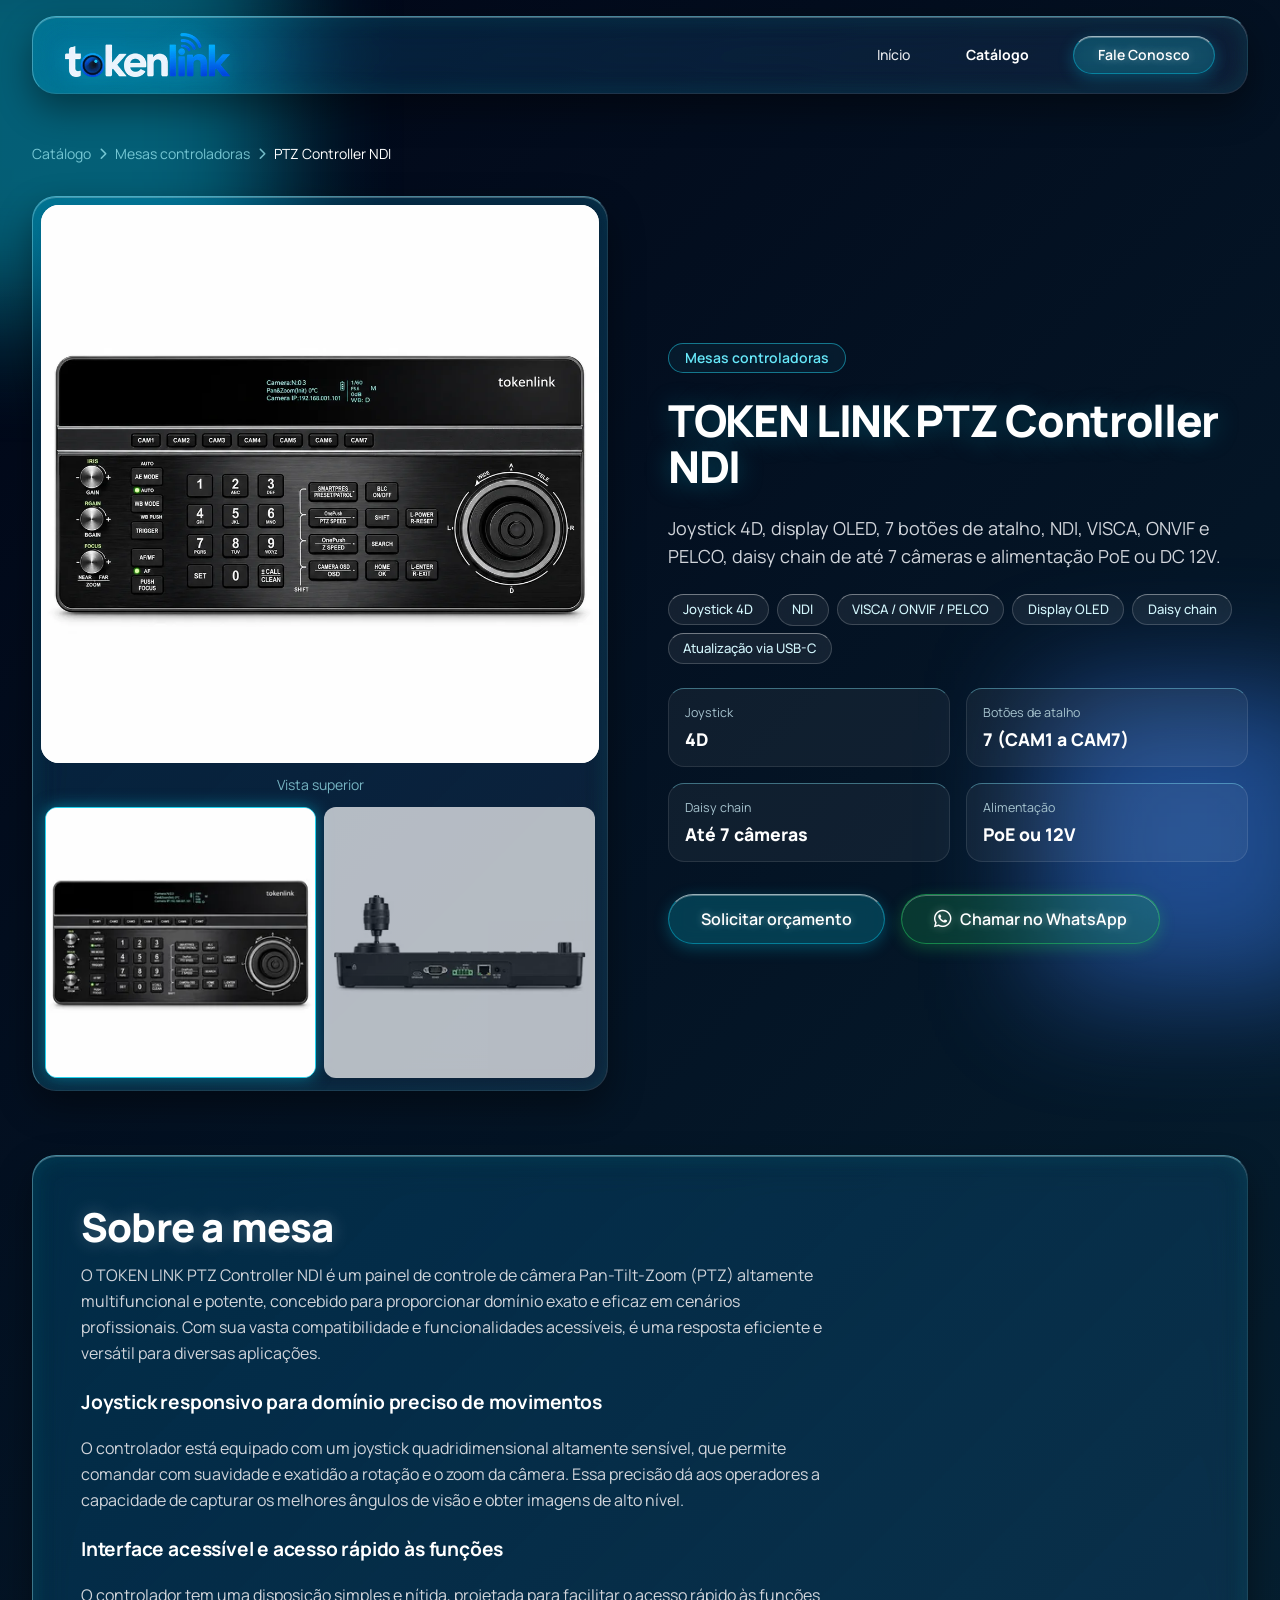
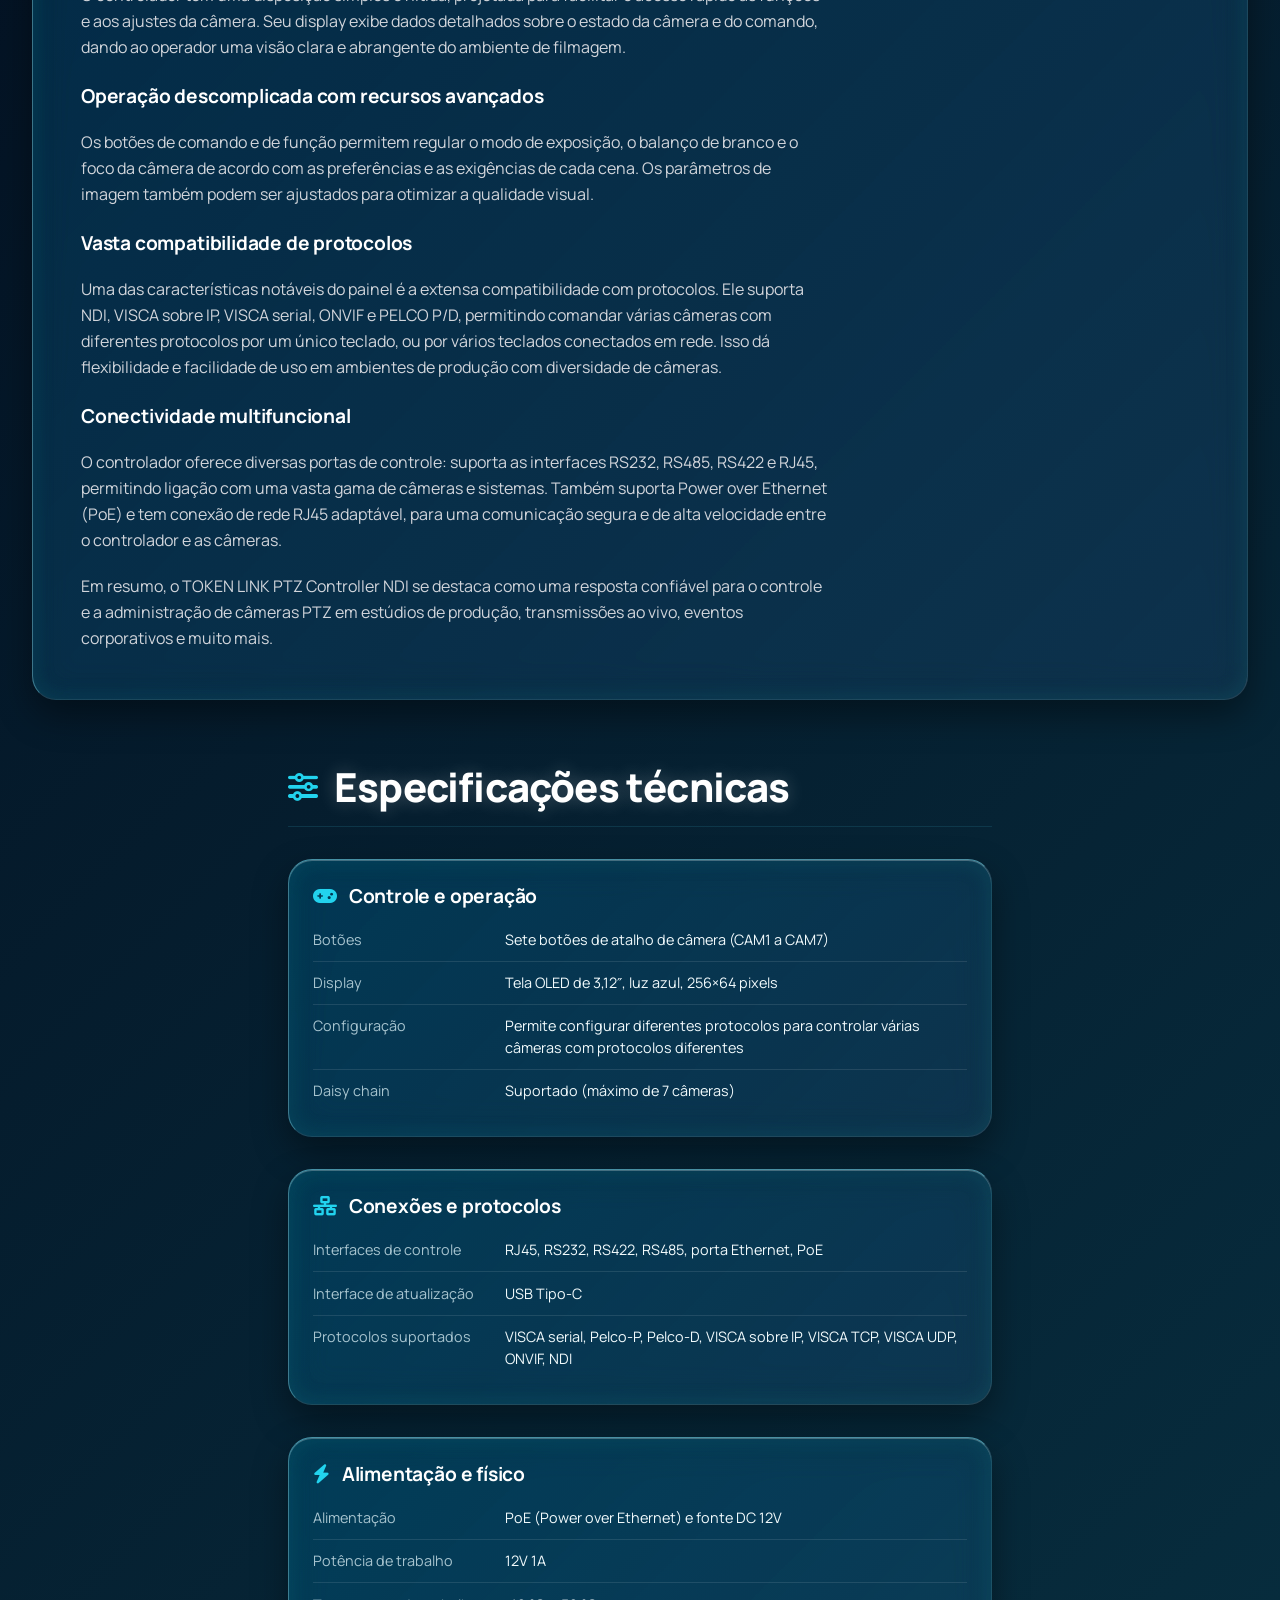
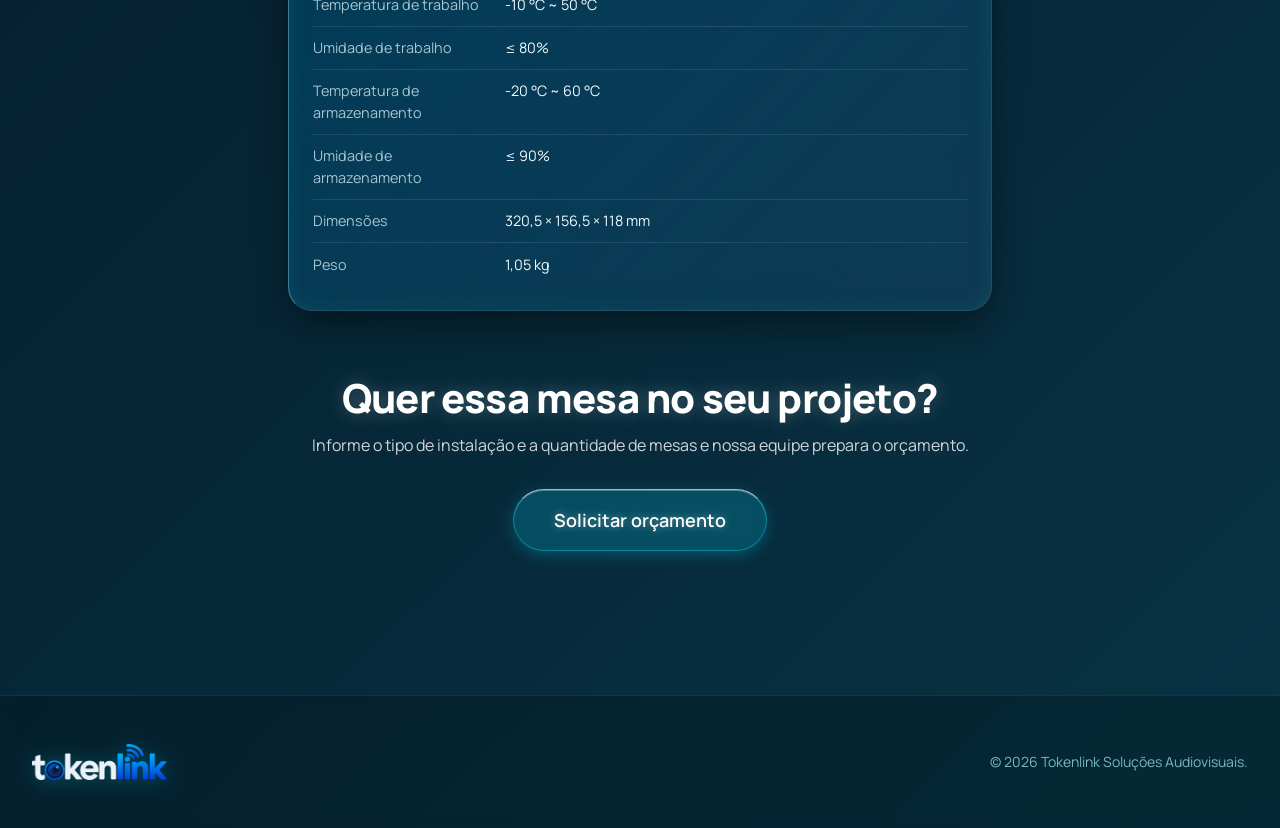
<file: produto-ptz-controller-ndi.html>
<!DOCTYPE html>
<html lang="pt-BR">
<head>
    <meta charset="UTF-8">
    <meta name="viewport" content="width=device-width, initial-scale=1.0">
    <title>TOKEN LINK PTZ Controller NDI - Tokenlink</title>
    <meta name="description" content="Mesa controladora PTZ com NDI, VISCA sobre IP, ONVIF, PELCO, joystick 4D, display OLED, 7 botões de atalho e alimentação PoE ou DC 12V.">
    <meta name="theme-color" content="#020617">
    <meta property="og:type" content="product">
    <meta property="og:locale" content="pt_BR">
    <meta property="og:site_name" content="Tokenlink">
    <meta property="og:title" content="TOKEN LINK PTZ Controller NDI">
    <meta property="og:description" content="Mesa controladora PTZ com NDI, joystick 4D, display OLED e alimentação PoE.">
    <link rel="icon" href="favicon.svg" type="image/svg+xml">

    <link rel="stylesheet" href="tailwind.css">
    <link rel="stylesheet" href="https://cdnjs.cloudflare.com/ajax/libs/font-awesome/6.4.0/css/all.min.css">
    <link rel="preconnect" href="https://fonts.googleapis.com">
    <link rel="preconnect" href="https://fonts.gstatic.com" crossorigin>
    <link href="https://fonts.googleapis.com/css2?family=Manrope:wght@400;500;600;700;800&display=swap" rel="stylesheet">
    <link rel="stylesheet" href="styles.css">
    <!-- TODO: quando o domínio estiver definido, adicionar "image" (URL absoluta), <link rel="canonical"> e og:image/og:url -->
    <script type="application/ld+json">
    {"@context":"https://schema.org","@type":"Product","name":"TOKEN LINK PTZ Controller NDI","brand":{"@type":"Brand","name":"TOKEN LINK"},"description":"Mesa controladora PTZ com NDI, VISCA sobre IP, ONVIF, PELCO, joystick 4D, display OLED, 7 botões de atalho e alimentação PoE ou DC 12V."}
    </script>
</head>
<body class="text-white antialiased selection:bg-cyan-500 selection:text-white">

    <div class="liquid-blob blob-1" aria-hidden="true"></div>
    <div class="liquid-blob blob-2" aria-hidden="true"></div>

    <nav class="site-nav py-4" aria-label="Navegação principal">
        <div class="flex items-center justify-between">
            <a href="index.html" class="flex-shrink-0 flex items-center gap-2" aria-label="Tokenlink - página inicial">
                <img src="img/logo-sm.webp" srcset="img/logo-sm.webp 300w, img/logo.webp 600w" sizes="150px" alt="Tokenlink" width="300" height="80" class="site-logo">
            </a>
            <div class="hidden md:block">
                <div class="ml-10 flex items-center space-x-8">
                    <a href="index.html" class="text-gray-200 hover:text-cyan-400 px-3 py-2 text-sm font-medium transition-colors">Início</a>
                    <a href="produtos.html" aria-current="page" class="text-white font-bold px-3 py-2 text-sm">Catálogo</a>
                    <a href="index.html#contato" class="btn inline-block px-6 py-2 text-sm font-medium">Fale Conosco</a>
                </div>
            </div>
            <button id="menu-toggle" type="button" class="md:hidden text-cyan-200/70 text-2xl w-10 h-10 flex items-center justify-center" aria-label="Abrir menu" aria-controls="mobile-menu" aria-expanded="false">
                <i class="fa-solid fa-bars"></i>
            </button>
        </div>
        <div id="mobile-menu" class="hidden md:hidden mt-4 pt-4 border-t border-cyan-900/50 flex flex-col gap-3">
            <a href="index.html" class="text-gray-200 hover:text-cyan-400 py-2 text-base font-medium transition-colors">Início</a>
            <a href="produtos.html" aria-current="page" class="text-white font-bold py-2 text-base">Catálogo</a>
            <a href="index.html#contato" class="btn px-6 py-3 text-center font-medium">Fale Conosco</a>
        </div>
    </nav>

    <main class="relative z-10">

        <!-- Topo do produto -->
        <section class="pt-36 pb-16 px-4 sm:px-6 lg:px-8 max-w-7xl mx-auto">
            <nav aria-label="Você está aqui" class="text-sm text-cyan-200/70 mb-8 flex flex-wrap items-center gap-2">
                <a href="produtos.html" class="hover:text-cyan-400 transition-colors">Catálogo</a>
                <i class="fa-solid fa-chevron-right text-xs"></i>
                <a href="produtos.html" class="hover:text-cyan-400 transition-colors">Mesas controladoras</a>
                <i class="fa-solid fa-chevron-right text-xs"></i>
                <span class="text-white">PTZ Controller NDI</span>
            </nav>

            <div class="grid grid-cols-1 lg:grid-cols-2 gap-10 lg:gap-14 items-center">

                <!-- Galeria (as fotos têm fundo branco, então ficam em uma "bancada" clara) -->
                <div class="card p-2 w-full max-w-xl mx-auto lg:mx-0">
                    <div data-gallery>
                        <div class="product-stage" data-gallery-stage>
                            <img src="img/mesa-ndi-topo.webp" alt="Mesa controladora TOKEN LINK PTZ Controller NDI, vista superior" width="1000" height="1000" data-gallery-main>
                        </div>
                        <p class="text-center text-sm text-cyan-200/70 mt-3" data-gallery-caption aria-live="polite">Vista superior</p>
                        <div class="grid grid-cols-2 gap-2 mt-3 px-1 pb-1">
                            <button type="button" class="thumb" data-full="img/mesa-ndi-topo.webp" data-bg="#fff" data-label="Vista superior" aria-label="Ver imagem: Vista superior" aria-current="true">
                                <img src="img/mesa-ndi-topo-thumb.webp" alt="Mesa controladora TOKEN LINK PTZ Controller NDI, vista superior" width="300" height="300">
                            </button>
                            <button type="button" class="thumb" data-full="img/mesa-ndi-traseira.webp" data-bg="#fff" data-label="Vista traseira (conexões)" aria-label="Ver imagem: Vista traseira">
                                <img src="img/mesa-ndi-traseira-thumb.webp" alt="Mesa controladora TOKEN LINK PTZ Controller NDI, vista traseira com o painel de conexões" width="300" height="300" loading="lazy">
                            </button>
                        </div>
                    </div>
                </div>

                <!-- Informações principais -->
                <div class="space-y-6">
                    <div class="inline-block px-4 py-1 rounded-full border border-cyan-400/50 text-cyan-300 text-sm font-semibold backdrop-blur-md bg-cyan-900/20">Mesas controladoras</div>
                    <h1 class="title-xl title-sm">TOKEN LINK PTZ Controller NDI</h1>
                    <p class="text-lg text-gray-300 max-w-xl">
                        Joystick 4D, display OLED, 7 botões de atalho, NDI, VISCA, ONVIF e PELCO, daisy chain de até 7 câmeras e alimentação PoE ou DC 12V. 
                    </p>

                    <ul class="flex flex-wrap gap-2" aria-label="Destaques">
                        <li class="chip">Joystick 4D</li>
                        <li class="chip">NDI</li>
                        <li class="chip">VISCA / ONVIF / PELCO</li>
                        <li class="chip">Display OLED</li>
                        <li class="chip">Daisy chain</li>
                        <li class="chip">Atualização via USB-C</li>
                    </ul>

                    <dl class="grid grid-cols-2 gap-4">
                        <div class="stat"><dt>Joystick</dt><dd>4D</dd></div>
                        <div class="stat"><dt>Botões de atalho</dt><dd>7 (CAM1 a CAM7)</dd></div>
                        <div class="stat"><dt>Daisy chain</dt><dd>Até 7 câmeras</dd></div>
                        <div class="stat"><dt>Alimentação</dt><dd>PoE ou 12V</dd></div>
                    </dl>

                    <div class="flex flex-wrap gap-4 pt-2">
                        <a href="index.html?interesse=Mesas%20controladoras&amp;produto=TOKEN%20LINK%20PTZ%20Controller%20NDI#contato" class="btn inline-block py-3 px-8 text-center font-bold">Solicitar orçamento</a>
                        <a href="#" data-whatsapp="Olá, Tokenlink! Tenho interesse na mesa controladora TOKEN LINK PTZ Controller NDI. Gostaria de um orçamento." target="_blank" rel="noopener" class="btn btn-wa inline-flex items-center gap-2 py-3 px-8 text-center font-bold">
                            <i class="fa-brands fa-whatsapp text-xl"></i> Chamar no WhatsApp
                        </a>
                    </div>
                </div>
            </div>
        </section>

        <!-- Descrição -->
        <section class="pb-16 px-4 sm:px-6 lg:px-8 max-w-7xl mx-auto">
            <div class="card p-8 md:p-12">
                <h2 class="h-section">Sobre a mesa</h2>
                <div class="prose-hud space-y-5 text-gray-300 leading-relaxed">
                    <p>O TOKEN LINK PTZ Controller NDI é um painel de controle de câmera Pan-Tilt-Zoom (PTZ) altamente multifuncional e potente, concebido para proporcionar domínio exato e eficaz em cenários profissionais. Com sua vasta compatibilidade e funcionalidades acessíveis, é uma resposta eficiente e versátil para diversas aplicações.</p>
<h3 class="h-card" style="margin-top:1.5rem;margin-bottom:0">Joystick responsivo para domínio preciso de movimentos</h3>
                    <p>O controlador está equipado com um joystick quadridimensional altamente sensível, que permite comandar com suavidade e exatidão a rotação e o zoom da câmera. Essa precisão dá aos operadores a capacidade de capturar os melhores ângulos de visão e obter imagens de alto nível.</p>
<h3 class="h-card" style="margin-top:1.5rem;margin-bottom:0">Interface acessível e acesso rápido às funções</h3>
                    <p>O controlador tem uma disposição simples e nítida, projetada para facilitar o acesso rápido às funções e aos ajustes da câmera. Seu display exibe dados detalhados sobre o estado da câmera e do comando, dando ao operador uma visão clara e abrangente do ambiente de filmagem.</p>
<h3 class="h-card" style="margin-top:1.5rem;margin-bottom:0">Operação descomplicada com recursos avançados</h3>
                    <p>Os botões de comando e de função permitem regular o modo de exposição, o balanço de branco e o foco da câmera de acordo com as preferências e as exigências de cada cena. Os parâmetros de imagem também podem ser ajustados para otimizar a qualidade visual.</p>
<h3 class="h-card" style="margin-top:1.5rem;margin-bottom:0">Vasta compatibilidade de protocolos</h3>
                    <p>Uma das características notáveis do painel é a extensa compatibilidade com protocolos. Ele suporta NDI, VISCA sobre IP, VISCA serial, ONVIF e PELCO P/D, permitindo comandar várias câmeras com diferentes protocolos por um único teclado, ou por vários teclados conectados em rede. Isso dá flexibilidade e facilidade de uso em ambientes de produção com diversidade de câmeras.</p>
<h3 class="h-card" style="margin-top:1.5rem;margin-bottom:0">Conectividade multifuncional</h3>
                    <p>O controlador oferece diversas portas de controle: suporta as interfaces RS232, RS485, RS422 e RJ45, permitindo ligação com uma vasta gama de câmeras e sistemas. Também suporta Power over Ethernet (PoE) e tem conexão de rede RJ45 adaptável, para uma comunicação segura e de alta velocidade entre o controlador e as câmeras.</p>
                    <p>Em resumo, o TOKEN LINK PTZ Controller NDI se destaca como uma resposta confiável para o controle e a administração de câmeras PTZ em estúdios de produção, transmissões ao vivo, eventos corporativos e muito mais.</p>
                </div>
            </div>
        </section>

        <!-- Especificações -->
        <section class="pb-24 px-4 sm:px-6 lg:px-8 max-w-3xl mx-auto">
            <div class="mb-8 border-b border-cyan-900/50 pb-4 flex items-center gap-4">
                <i class="fa-solid fa-sliders text-3xl text-cyan-400"></i>
                <h2 class="h-section" style="margin-bottom:0">Especificações técnicas</h2>
            </div>
            <div class="grid grid-cols-1 gap-8">
            <div class="card p-6 h-full">
                <h3 class="h-card flex items-center gap-3 mb-4"><i class="fa-solid fa-gamepad text-cyan-400"></i>Controle e operação</h3>
                <dl>
                    <div class="spec-row"><dt>Botões</dt><dd>Sete botões de atalho de câmera (CAM1 a CAM7)</dd></div>
                    <div class="spec-row"><dt>Display</dt><dd>Tela OLED de 3,12″, luz azul, 256×64 pixels</dd></div>
                    <div class="spec-row"><dt>Configuração</dt><dd>Permite configurar diferentes protocolos para controlar várias câmeras com protocolos diferentes</dd></div>
                    <div class="spec-row"><dt>Daisy chain</dt><dd>Suportado (máximo de 7 câmeras)</dd></div>
                </dl>
            </div>
            <div class="card p-6 h-full">
                <h3 class="h-card flex items-center gap-3 mb-4"><i class="fa-solid fa-network-wired text-cyan-400"></i>Conexões e protocolos</h3>
                <dl>
                    <div class="spec-row"><dt>Interfaces de controle</dt><dd>RJ45, RS232, RS422, RS485, porta Ethernet, PoE</dd></div>
                    <div class="spec-row"><dt>Interface de atualização</dt><dd>USB Tipo-C</dd></div>
                    <div class="spec-row"><dt>Protocolos suportados</dt><dd>VISCA serial, Pelco-P, Pelco-D, VISCA sobre IP, VISCA TCP, VISCA UDP, ONVIF, NDI</dd></div>
                </dl>
            </div>
            <div class="card p-6 h-full">
                <h3 class="h-card flex items-center gap-3 mb-4"><i class="fa-solid fa-bolt text-cyan-400"></i>Alimentação e físico</h3>
                <dl>
                    <div class="spec-row"><dt>Alimentação</dt><dd>PoE (Power over Ethernet) e fonte DC 12V</dd></div>
                    <div class="spec-row"><dt>Potência de trabalho</dt><dd>12V 1A</dd></div>
                    <div class="spec-row"><dt>Temperatura de trabalho</dt><dd>-10 °C ~ 50 °C</dd></div>
                    <div class="spec-row"><dt>Umidade de trabalho</dt><dd>≤ 80%</dd></div>
                    <div class="spec-row"><dt>Temperatura de armazenamento</dt><dd>-20 °C ~ 60 °C</dd></div>
                    <div class="spec-row"><dt>Umidade de armazenamento</dt><dd>≤ 90%</dd></div>
                    <div class="spec-row"><dt>Dimensões</dt><dd>320,5 × 156,5 × 118 mm</dd></div>
                    <div class="spec-row"><dt>Peso</dt><dd>1,05 kg</dd></div>
                </dl>
            </div>
            </div>

            <div class="mt-16 text-center">
                <h2 class="h-section">Quer essa mesa no seu projeto?</h2>
                <p class="text-gray-300 mb-8">Informe o tipo de instalação e a quantidade de mesas e nossa equipe prepara o orçamento.</p>
                <a href="index.html?interesse=Mesas%20controladoras&amp;produto=TOKEN%20LINK%20PTZ%20Controller%20NDI#contato" class="btn inline-block py-4 px-10 text-lg font-bold">Solicitar orçamento</a>
            </div>
        </section>
    </main>

    <footer class="relative z-10 border-t border-cyan-900/50 bg-black/20 backdrop-blur-sm py-12 mt-12">
        <div class="max-w-7xl mx-auto px-4 sm:px-6 lg:px-8 flex flex-col md:flex-row justify-between items-center">
            <div class="flex items-center gap-2 mb-4 md:mb-0">
                <img src="img/logo-sm.webp" srcset="img/logo-sm.webp 300w, img/logo.webp 600w" sizes="130px" alt="Tokenlink" width="300" height="80" loading="lazy" class="site-logo site-logo--footer">
            </div>
            <p class="text-cyan-200/70 text-sm text-center md:text-left">&copy; 2026 Tokenlink Soluções Audiovisuais.</p>
        </div>
    </footer>

    <script src="script.js"></script>
</body>
</html>
</file>
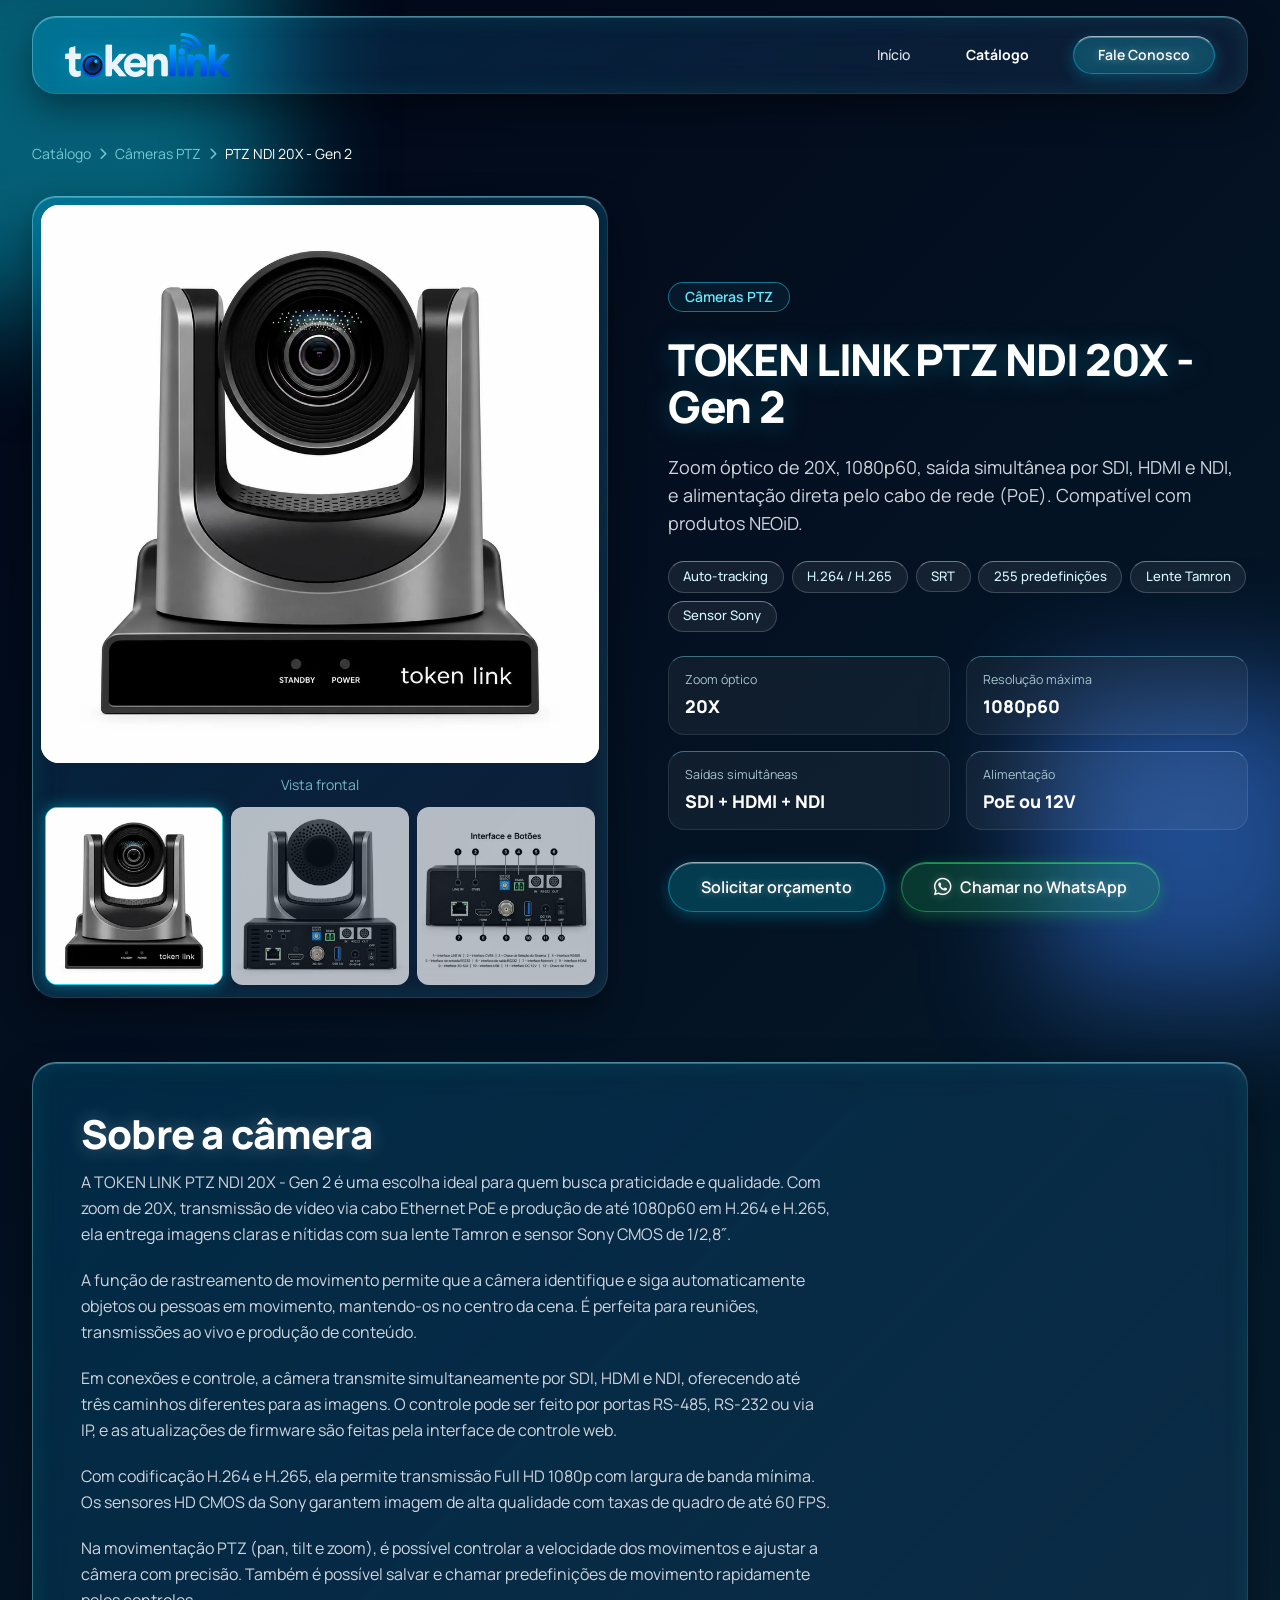
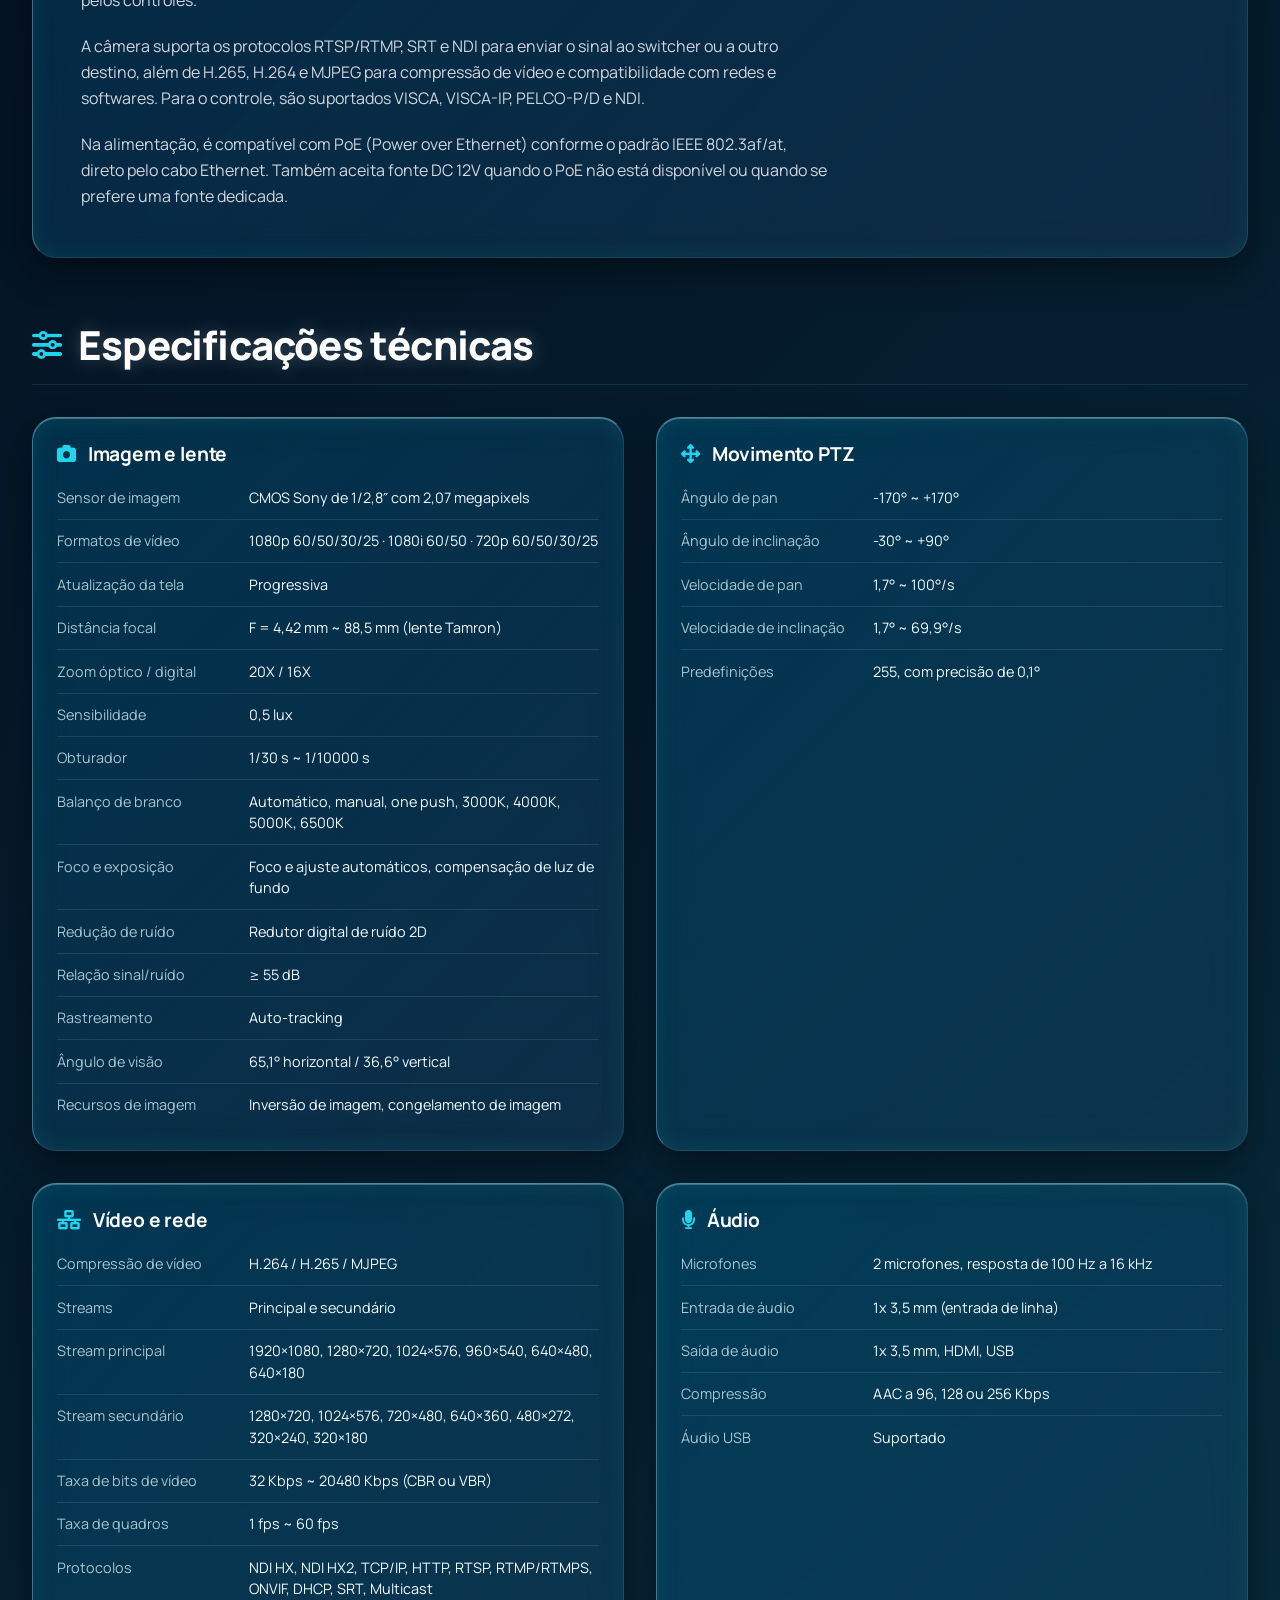
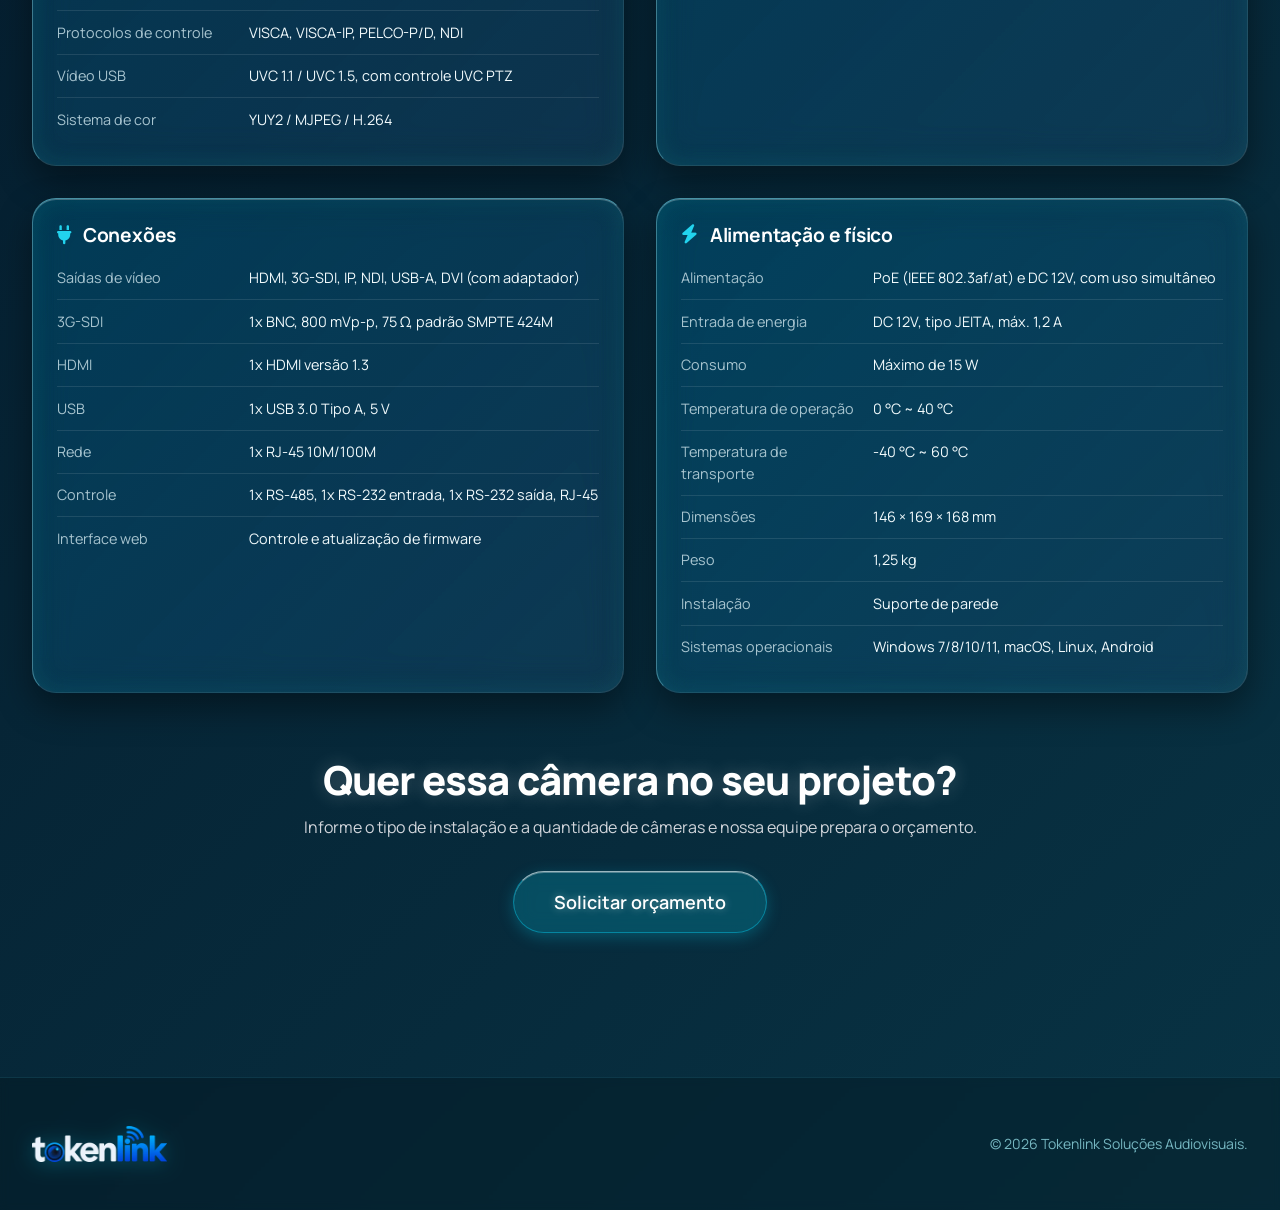
<file: produto-ptz-ndi-20x-gen2.html>
<!DOCTYPE html>
<html lang="pt-BR">
<head>
    <meta charset="UTF-8">
    <meta name="viewport" content="width=device-width, initial-scale=1.0">
    <title>TOKEN LINK PTZ NDI 20X - Gen 2 - Tokenlink</title>
    <meta name="description" content="Câmera PTZ com zoom óptico de 20X, 1080p60, NDI HX, SDI, HDMI e alimentação PoE. Compatível com produtos NEOiD.">
    <meta name="theme-color" content="#020617">
    <meta property="og:type" content="product">
    <meta property="og:locale" content="pt_BR">
    <meta property="og:site_name" content="Tokenlink">
    <meta property="og:title" content="TOKEN LINK PTZ NDI 20X - Gen 2">
    <meta property="og:description" content="Zoom óptico de 20X, 1080p60, saída simultânea por SDI, HDMI e NDI e alimentação PoE.">
    <link rel="icon" href="favicon.svg" type="image/svg+xml">

    <link rel="stylesheet" href="tailwind.css">
    <link rel="stylesheet" href="https://cdnjs.cloudflare.com/ajax/libs/font-awesome/6.4.0/css/all.min.css">
    <link rel="preconnect" href="https://fonts.googleapis.com">
    <link rel="preconnect" href="https://fonts.gstatic.com" crossorigin>
    <link href="https://fonts.googleapis.com/css2?family=Manrope:wght@400;500;600;700;800&display=swap" rel="stylesheet">
    <link rel="stylesheet" href="styles.css">
    <!-- TODO: quando o domínio estiver definido, adicionar "image" (URL absoluta), <link rel="canonical"> e og:image/og:url -->
    <script type="application/ld+json">
    {"@context":"https://schema.org","@type":"Product","name":"TOKEN LINK PTZ NDI 20X - Gen 2","brand":{"@type":"Brand","name":"TOKEN LINK"},"description":"Câmera PTZ com zoom óptico de 20X, 1080p60, NDI HX, SDI, HDMI e PoE. Compatível com produtos NEOiD."}
    </script>
</head>
<body class="text-white antialiased selection:bg-cyan-500 selection:text-white">

    <div class="liquid-blob blob-1" aria-hidden="true"></div>
    <div class="liquid-blob blob-2" aria-hidden="true"></div>

    <nav class="site-nav py-4" aria-label="Navegação principal">
        <div class="flex items-center justify-between">
            <a href="index.html" class="flex-shrink-0 flex items-center gap-2" aria-label="Tokenlink - página inicial">
                <img src="img/logo-sm.webp" srcset="img/logo-sm.webp 300w, img/logo.webp 600w" sizes="150px" alt="Tokenlink" width="300" height="80" class="site-logo">
            </a>
            <div class="hidden md:block">
                <div class="ml-10 flex items-center space-x-8">
                    <a href="index.html" class="text-gray-200 hover:text-cyan-400 px-3 py-2 text-sm font-medium transition-colors">Início</a>
                    <a href="produtos.html" aria-current="page" class="text-white font-bold px-3 py-2 text-sm">Catálogo</a>
                    <a href="index.html#contato" class="btn inline-block px-6 py-2 text-sm font-medium">Fale Conosco</a>
                </div>
            </div>
            <button id="menu-toggle" type="button" class="md:hidden text-cyan-200/70 text-2xl w-10 h-10 flex items-center justify-center" aria-label="Abrir menu" aria-controls="mobile-menu" aria-expanded="false">
                <i class="fa-solid fa-bars"></i>
            </button>
        </div>
        <div id="mobile-menu" class="hidden md:hidden mt-4 pt-4 border-t border-cyan-900/50 flex flex-col gap-3">
            <a href="index.html" class="text-gray-200 hover:text-cyan-400 py-2 text-base font-medium transition-colors">Início</a>
            <a href="produtos.html" aria-current="page" class="text-white font-bold py-2 text-base">Catálogo</a>
            <a href="index.html#contato" class="btn px-6 py-3 text-center font-medium">Fale Conosco</a>
        </div>
    </nav>

    <main class="relative z-10">

        <!-- Topo do produto -->
        <section class="pt-36 pb-16 px-4 sm:px-6 lg:px-8 max-w-7xl mx-auto">
            <nav aria-label="Você está aqui" class="text-sm text-cyan-200/70 mb-8 flex flex-wrap items-center gap-2">
                <a href="produtos.html" class="hover:text-cyan-400 transition-colors">Catálogo</a>
                <i class="fa-solid fa-chevron-right text-xs"></i>
                <a href="produtos.html" class="hover:text-cyan-400 transition-colors">Câmeras PTZ</a>
                <i class="fa-solid fa-chevron-right text-xs"></i>
                <span class="text-white">PTZ NDI 20X - Gen 2</span>
            </nav>

            <div class="grid grid-cols-1 lg:grid-cols-2 gap-10 lg:gap-14 items-center">

                <!-- Galeria (as fotos têm fundo branco, então ficam em uma "bancada" clara) -->
                <div class="card p-2 w-full max-w-xl mx-auto lg:mx-0">
                    <div data-gallery>
                        <div class="product-stage" data-gallery-stage>
                            <img src="img/frente.webp" alt="Câmera TOKEN LINK PTZ NDI 20X - Gen 2, vista frontal" width="1000" height="1000" data-gallery-main>
                        </div>
                        <p class="text-center text-sm text-cyan-200/70 mt-3" data-gallery-caption aria-live="polite">Vista frontal</p>
                        <div class="grid grid-cols-3 gap-2 mt-3 px-1 pb-1">
                            <button type="button" class="thumb" data-full="img/frente.webp" data-bg="#fff" data-label="Vista frontal" aria-label="Ver imagem: Vista frontal" aria-current="true">
                                <img src="img/frente-thumb.webp" alt="Câmera TOKEN LINK PTZ NDI 20X - Gen 2, vista frontal" width="300" height="300">
                            </button>
                            <button type="button" class="thumb" data-full="img/traseira.webp" data-bg="#fff" data-label="Vista traseira" aria-label="Ver imagem: Vista traseira">
                                <img src="img/traseira-thumb.webp" alt="Câmera TOKEN LINK PTZ NDI 20X - Gen 2, vista traseira com o painel de conexões" width="300" height="300" loading="lazy">
                            </button>
                            <button type="button" class="thumb" data-full="img/interfaces.webp" data-bg="#fff" data-label="Interface e botões" aria-label="Ver imagem: Interface e botões">
                                <img src="img/interfaces-thumb.webp" alt="Painel traseiro com a numeração das interfaces e botões" width="300" height="300" loading="lazy">
                            </button>
                        </div>
                    </div>
                </div>

                <!-- Informações principais -->
                <div class="space-y-6">
                    <div class="inline-block px-4 py-1 rounded-full border border-cyan-400/50 text-cyan-300 text-sm font-semibold backdrop-blur-md bg-cyan-900/20">Câmeras PTZ</div>
                    <h1 class="title-xl title-sm">TOKEN LINK PTZ NDI 20X - Gen 2</h1>
                    <p class="text-lg text-gray-300 max-w-xl">
                        Zoom óptico de 20X, 1080p60, saída simultânea por SDI, HDMI e NDI, e alimentação direta pelo cabo de rede (PoE). Compatível com produtos NEOiD.
                    </p>

                    <ul class="flex flex-wrap gap-2" aria-label="Destaques">
                        <li class="chip">Auto-tracking</li>
                        <li class="chip">H.264 / H.265</li>
                        <li class="chip">SRT</li>
                        <li class="chip">255 predefinições</li>
                        <li class="chip">Lente Tamron</li>
                        <li class="chip">Sensor Sony</li>
                    </ul>

                    <dl class="grid grid-cols-2 gap-4">
                        <div class="stat"><dt>Zoom óptico</dt><dd>20X</dd></div>
                        <div class="stat"><dt>Resolução máxima</dt><dd>1080p60</dd></div>
                        <div class="stat"><dt>Saídas simultâneas</dt><dd>SDI + HDMI + NDI</dd></div>
                        <div class="stat"><dt>Alimentação</dt><dd>PoE ou 12V</dd></div>
                    </dl>

                    <div class="flex flex-wrap gap-4 pt-2">
                        <a href="index.html?interesse=C%C3%A2meras%20PTZ&amp;produto=TOKEN%20LINK%20PTZ%20NDI%2020X%20-%20Gen%202#contato" class="btn inline-block py-3 px-8 text-center font-bold">Solicitar orçamento</a>
                        <a href="#" data-whatsapp="Olá, Tokenlink! Tenho interesse na câmera TOKEN LINK PTZ NDI 20X - Gen 2. Gostaria de um orçamento." target="_blank" rel="noopener" class="btn btn-wa inline-flex items-center gap-2 py-3 px-8 text-center font-bold">
                            <i class="fa-brands fa-whatsapp text-xl"></i> Chamar no WhatsApp
                        </a>
                    </div>
                </div>
            </div>
        </section>

        <!-- Descrição -->
        <section class="pb-16 px-4 sm:px-6 lg:px-8 max-w-7xl mx-auto">
            <div class="card p-8 md:p-12">
                <h2 class="h-section">Sobre a câmera</h2>
                <div class="prose-hud space-y-5 text-gray-300 leading-relaxed">
                    <p>A TOKEN LINK PTZ NDI 20X - Gen 2 é uma escolha ideal para quem busca praticidade e qualidade. Com zoom de 20X, transmissão de vídeo via cabo Ethernet PoE e produção de até 1080p60 em H.264 e H.265, ela entrega imagens claras e nítidas com sua lente Tamron e sensor Sony CMOS de 1/2,8″.</p>
                    <p>A função de rastreamento de movimento permite que a câmera identifique e siga automaticamente objetos ou pessoas em movimento, mantendo-os no centro da cena. É perfeita para reuniões, transmissões ao vivo e produção de conteúdo.</p>
                    <p>Em conexões e controle, a câmera transmite simultaneamente por SDI, HDMI e NDI, oferecendo até três caminhos diferentes para as imagens. O controle pode ser feito por portas RS-485, RS-232 ou via IP, e as atualizações de firmware são feitas pela interface de controle web.</p>
                    <p>Com codificação H.264 e H.265, ela permite transmissão Full HD 1080p com largura de banda mínima. Os sensores HD CMOS da Sony garantem imagem de alta qualidade com taxas de quadro de até 60 FPS.</p>
                    <p>Na movimentação PTZ (pan, tilt e zoom), é possível controlar a velocidade dos movimentos e ajustar a câmera com precisão. Também é possível salvar e chamar predefinições de movimento rapidamente pelos controles.</p>
                    <p>A câmera suporta os protocolos RTSP/RTMP, SRT e NDI para enviar o sinal ao switcher ou a outro destino, além de H.265, H.264 e MJPEG para compressão de vídeo e compatibilidade com redes e softwares. Para o controle, são suportados VISCA, VISCA-IP, PELCO-P/D e NDI.</p>
                    <p>Na alimentação, é compatível com PoE (Power over Ethernet) conforme o padrão IEEE 802.3af/at, direto pelo cabo Ethernet. Também aceita fonte DC 12V quando o PoE não está disponível ou quando se prefere uma fonte dedicada.</p>
                </div>
            </div>
        </section>

        <!-- Especificações -->
        <section class="pb-24 px-4 sm:px-6 lg:px-8 max-w-7xl mx-auto">
            <div class="mb-8 border-b border-cyan-900/50 pb-4 flex items-center gap-4">
                <i class="fa-solid fa-sliders text-3xl text-cyan-400"></i>
                <h2 class="h-section" style="margin-bottom:0">Especificações técnicas</h2>
            </div>
            <div class="grid grid-cols-1 lg:grid-cols-2 gap-8">
                <div class="card p-6 h-full">
                    <h3 class="h-card flex items-center gap-3 mb-4"><i class="fa-solid fa-camera text-cyan-400"></i>Imagem e lente</h3>
                    <dl>
                        <div class="spec-row"><dt>Sensor de imagem</dt><dd>CMOS Sony de 1/2,8″ com 2,07 megapixels</dd></div>
                        <div class="spec-row"><dt>Formatos de vídeo</dt><dd>1080p 60/50/30/25 · 1080i 60/50 · 720p 60/50/30/25</dd></div>
                        <div class="spec-row"><dt>Atualização da tela</dt><dd>Progressiva</dd></div>
                        <div class="spec-row"><dt>Distância focal</dt><dd>F = 4,42 mm ~ 88,5 mm (lente Tamron)</dd></div>
                        <div class="spec-row"><dt>Zoom óptico / digital</dt><dd>20X / 16X</dd></div>
                        <div class="spec-row"><dt>Sensibilidade</dt><dd>0,5 lux</dd></div>
                        <div class="spec-row"><dt>Obturador</dt><dd>1/30 s ~ 1/10000 s</dd></div>
                        <div class="spec-row"><dt>Balanço de branco</dt><dd>Automático, manual, one push, 3000K, 4000K, 5000K, 6500K</dd></div>
                        <div class="spec-row"><dt>Foco e exposição</dt><dd>Foco e ajuste automáticos, compensação de luz de fundo</dd></div>
                        <div class="spec-row"><dt>Redução de ruído</dt><dd>Redutor digital de ruído 2D</dd></div>
                        <div class="spec-row"><dt>Relação sinal/ruído</dt><dd>≥ 55 dB</dd></div>
                        <div class="spec-row"><dt>Rastreamento</dt><dd>Auto-tracking</dd></div>
                        <div class="spec-row"><dt>Ângulo de visão</dt><dd>65,1° horizontal / 36,6° vertical</dd></div>
                        <div class="spec-row"><dt>Recursos de imagem</dt><dd>Inversão de imagem, congelamento de imagem</dd></div>
                    </dl>
                </div>
                <div class="card p-6 h-full">
                    <h3 class="h-card flex items-center gap-3 mb-4"><i class="fa-solid fa-arrows-up-down-left-right text-cyan-400"></i>Movimento PTZ</h3>
                    <dl>
                        <div class="spec-row"><dt>Ângulo de pan</dt><dd>-170° ~ +170°</dd></div>
                        <div class="spec-row"><dt>Ângulo de inclinação</dt><dd>-30° ~ +90°</dd></div>
                        <div class="spec-row"><dt>Velocidade de pan</dt><dd>1,7° ~ 100°/s</dd></div>
                        <div class="spec-row"><dt>Velocidade de inclinação</dt><dd>1,7° ~ 69,9°/s</dd></div>
                        <div class="spec-row"><dt>Predefinições</dt><dd>255, com precisão de 0,1°</dd></div>
                    </dl>
                </div>
                <div class="card p-6 h-full">
                    <h3 class="h-card flex items-center gap-3 mb-4"><i class="fa-solid fa-network-wired text-cyan-400"></i>Vídeo e rede</h3>
                    <dl>
                        <div class="spec-row"><dt>Compressão de vídeo</dt><dd>H.264 / H.265 / MJPEG</dd></div>
                        <div class="spec-row"><dt>Streams</dt><dd>Principal e secundário</dd></div>
                        <div class="spec-row"><dt>Stream principal</dt><dd>1920×1080, 1280×720, 1024×576, 960×540, 640×480, 640×180</dd></div>
                        <div class="spec-row"><dt>Stream secundário</dt><dd>1280×720, 1024×576, 720×480, 640×360, 480×272, 320×240, 320×180</dd></div>
                        <div class="spec-row"><dt>Taxa de bits de vídeo</dt><dd>32 Kbps ~ 20480 Kbps (CBR ou VBR)</dd></div>
                        <div class="spec-row"><dt>Taxa de quadros</dt><dd>1 fps ~ 60 fps</dd></div>
                        <div class="spec-row"><dt>Protocolos</dt><dd>NDI HX, NDI HX2, TCP/IP, HTTP, RTSP, RTMP/RTMPS, ONVIF, DHCP, SRT, Multicast</dd></div>
                        <div class="spec-row"><dt>Protocolos de controle</dt><dd>VISCA, VISCA-IP, PELCO-P/D, NDI</dd></div>
                        <div class="spec-row"><dt>Vídeo USB</dt><dd>UVC 1.1 / UVC 1.5, com controle UVC PTZ</dd></div>
                        <div class="spec-row"><dt>Sistema de cor</dt><dd>YUY2 / MJPEG / H.264</dd></div>
                    </dl>
                </div>
                <div class="card p-6 h-full">
                    <h3 class="h-card flex items-center gap-3 mb-4"><i class="fa-solid fa-microphone text-cyan-400"></i>Áudio</h3>
                    <dl>
                        <div class="spec-row"><dt>Microfones</dt><dd>2 microfones, resposta de 100 Hz a 16 kHz</dd></div>
                        <div class="spec-row"><dt>Entrada de áudio</dt><dd>1x 3,5 mm (entrada de linha)</dd></div>
                        <div class="spec-row"><dt>Saída de áudio</dt><dd>1x 3,5 mm, HDMI, USB</dd></div>
                        <div class="spec-row"><dt>Compressão</dt><dd>AAC a 96, 128 ou 256 Kbps</dd></div>
                        <div class="spec-row"><dt>Áudio USB</dt><dd>Suportado</dd></div>
                    </dl>
                </div>
                <div class="card p-6 h-full">
                    <h3 class="h-card flex items-center gap-3 mb-4"><i class="fa-solid fa-plug text-cyan-400"></i>Conexões</h3>
                    <dl>
                        <div class="spec-row"><dt>Saídas de vídeo</dt><dd>HDMI, 3G-SDI, IP, NDI, USB-A, DVI (com adaptador)</dd></div>
                        <div class="spec-row"><dt>3G-SDI</dt><dd>1x BNC, 800 mVp-p, 75 Ω, padrão SMPTE 424M</dd></div>
                        <div class="spec-row"><dt>HDMI</dt><dd>1x HDMI versão 1.3</dd></div>
                        <div class="spec-row"><dt>USB</dt><dd>1x USB 3.0 Tipo A, 5 V</dd></div>
                        <div class="spec-row"><dt>Rede</dt><dd>1x RJ-45 10M/100M</dd></div>
                        <div class="spec-row"><dt>Controle</dt><dd>1x RS-485, 1x RS-232 entrada, 1x RS-232 saída, RJ-45</dd></div>
                        <div class="spec-row"><dt>Interface web</dt><dd>Controle e atualização de firmware</dd></div>
                    </dl>
                </div>
                <div class="card p-6 h-full">
                    <h3 class="h-card flex items-center gap-3 mb-4"><i class="fa-solid fa-bolt text-cyan-400"></i>Alimentação e físico</h3>
                    <dl>
                        <div class="spec-row"><dt>Alimentação</dt><dd>PoE (IEEE 802.3af/at) e DC 12V, com uso simultâneo</dd></div>
                        <div class="spec-row"><dt>Entrada de energia</dt><dd>DC 12V, tipo JEITA, máx. 1,2 A</dd></div>
                        <div class="spec-row"><dt>Consumo</dt><dd>Máximo de 15 W</dd></div>
                        <div class="spec-row"><dt>Temperatura de operação</dt><dd>0 °C ~ 40 °C</dd></div>
                        <div class="spec-row"><dt>Temperatura de transporte</dt><dd>-40 °C ~ 60 °C</dd></div>
                        <div class="spec-row"><dt>Dimensões</dt><dd>146 × 169 × 168 mm</dd></div>
                        <div class="spec-row"><dt>Peso</dt><dd>1,25 kg</dd></div>
                        <div class="spec-row"><dt>Instalação</dt><dd>Suporte de parede</dd></div>
                        <div class="spec-row"><dt>Sistemas operacionais</dt><dd>Windows 7/8/10/11, macOS, Linux, Android</dd></div>
                    </dl>
                </div>
            </div>

            <div class="mt-16 text-center">
                <h2 class="h-section">Quer essa câmera no seu projeto?</h2>
                <p class="text-gray-300 mb-8">Informe o tipo de instalação e a quantidade de câmeras e nossa equipe prepara o orçamento.</p>
                <a href="index.html?interesse=C%C3%A2meras%20PTZ&amp;produto=TOKEN%20LINK%20PTZ%20NDI%2020X%20-%20Gen%202#contato" class="btn inline-block py-4 px-10 text-lg font-bold">Solicitar orçamento</a>
            </div>
        </section>
    </main>

    <footer class="relative z-10 border-t border-cyan-900/50 bg-black/20 backdrop-blur-sm py-12 mt-12">
        <div class="max-w-7xl mx-auto px-4 sm:px-6 lg:px-8 flex flex-col md:flex-row justify-between items-center">
            <div class="flex items-center gap-2 mb-4 md:mb-0">
                <img src="img/logo-sm.webp" srcset="img/logo-sm.webp 300w, img/logo.webp 600w" sizes="130px" alt="Tokenlink" width="300" height="80" loading="lazy" class="site-logo site-logo--footer">
            </div>
            <p class="text-cyan-200/70 text-sm text-center md:text-left">&copy; 2026 Tokenlink Soluções Audiovisuais.</p>
        </div>
    </footer>

    <script src="script.js"></script>
</body>
</html>
</file>
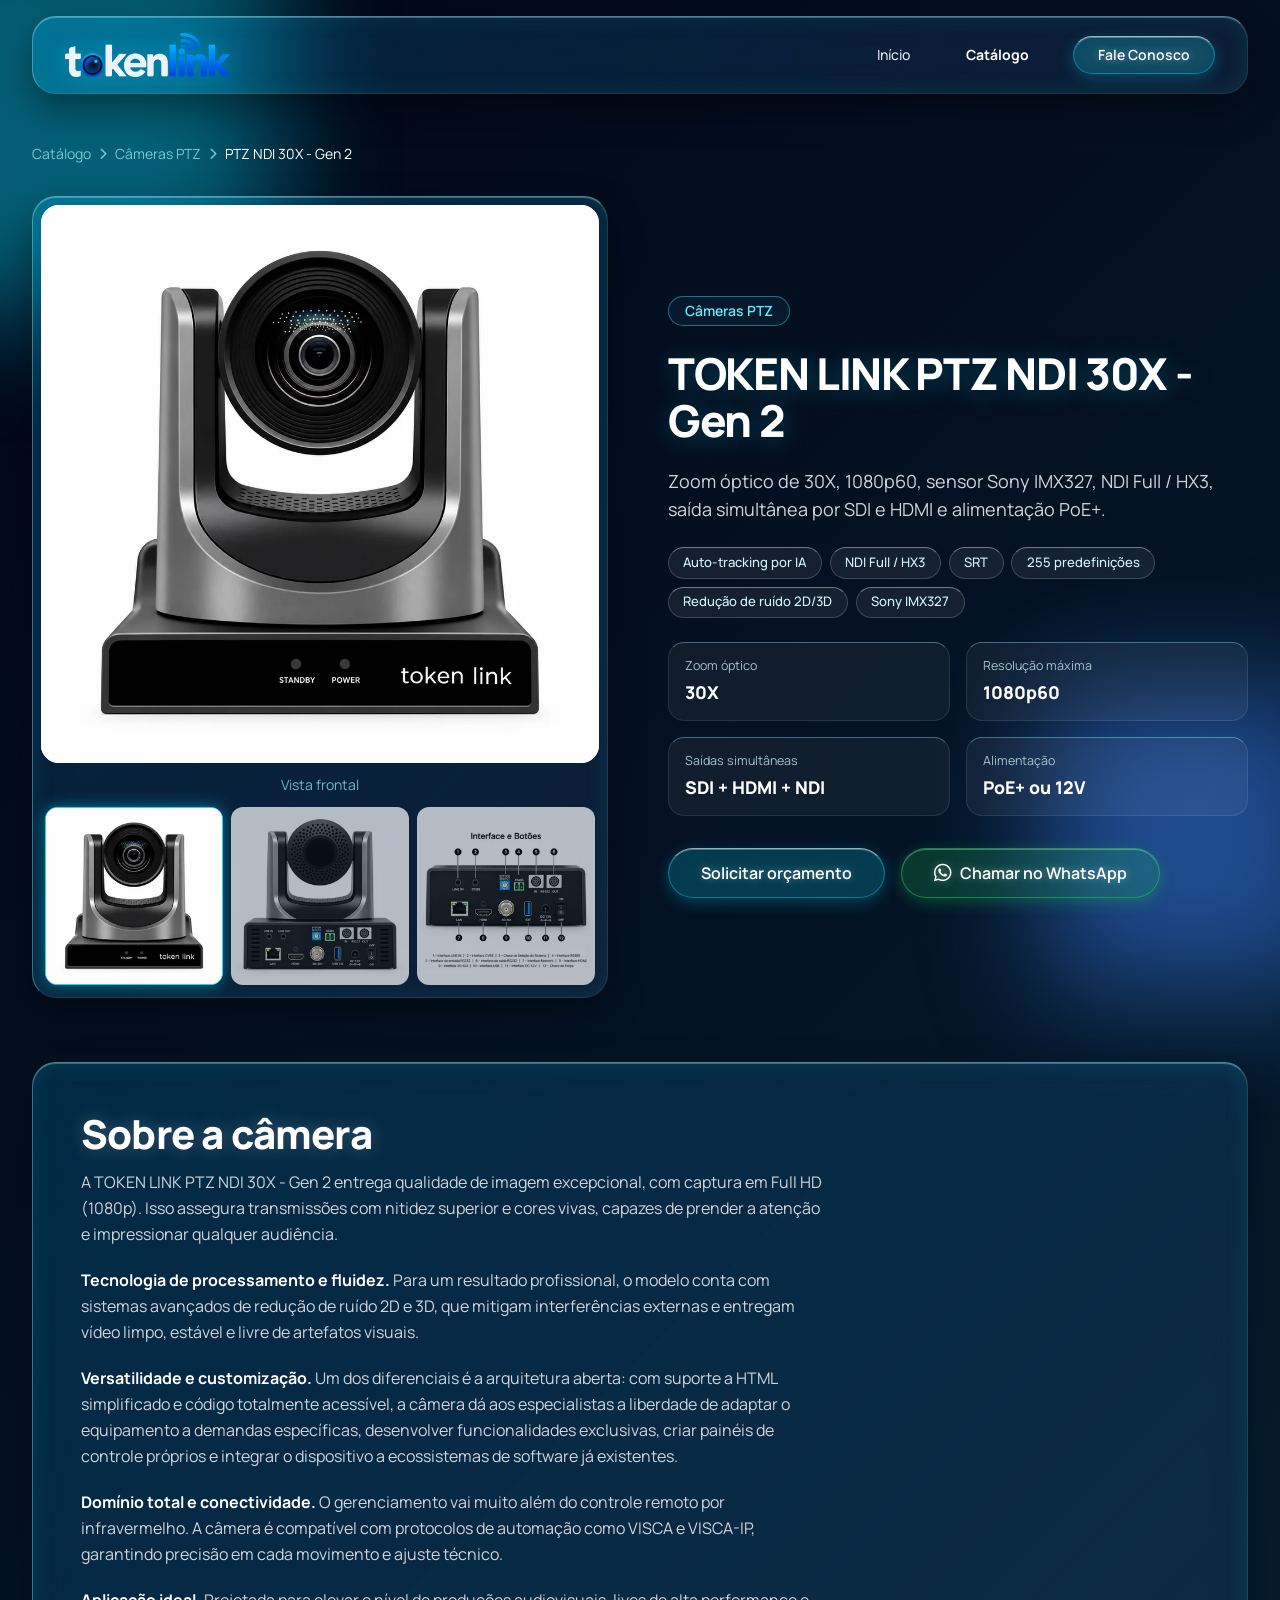
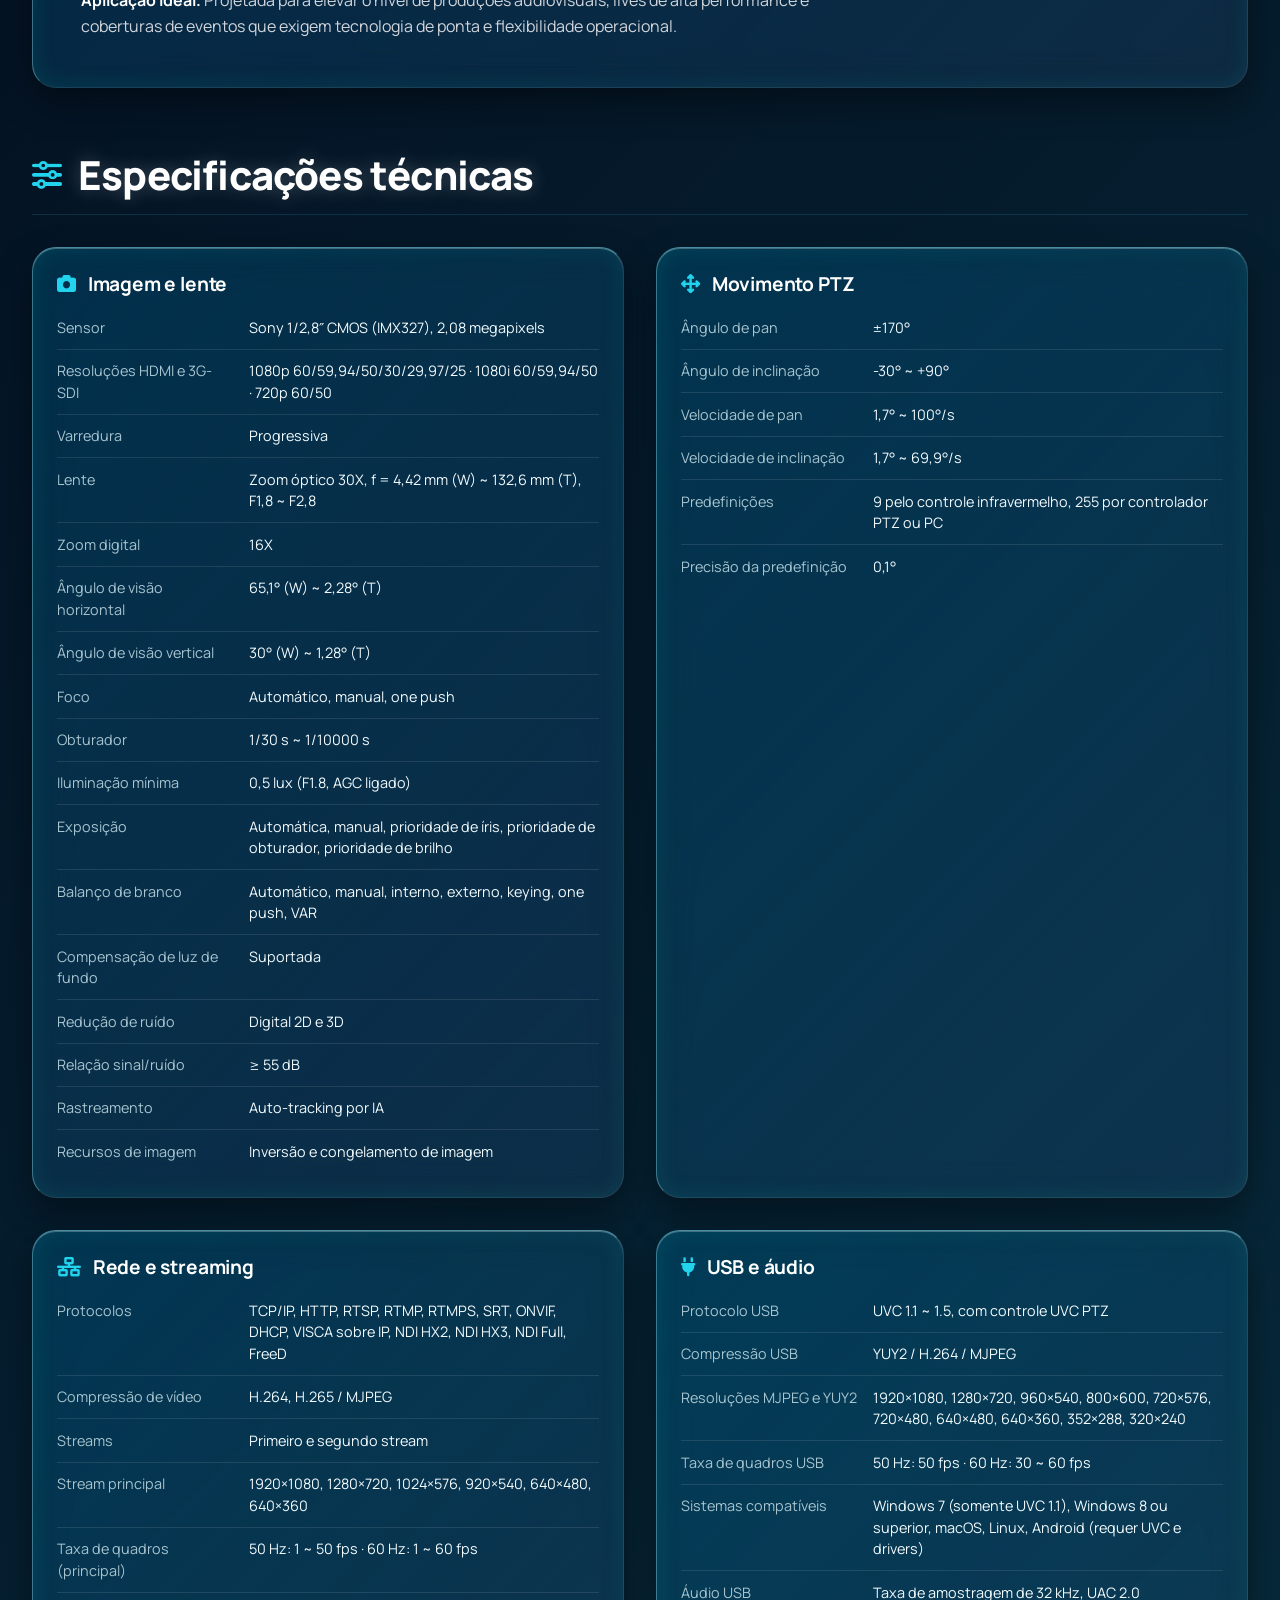
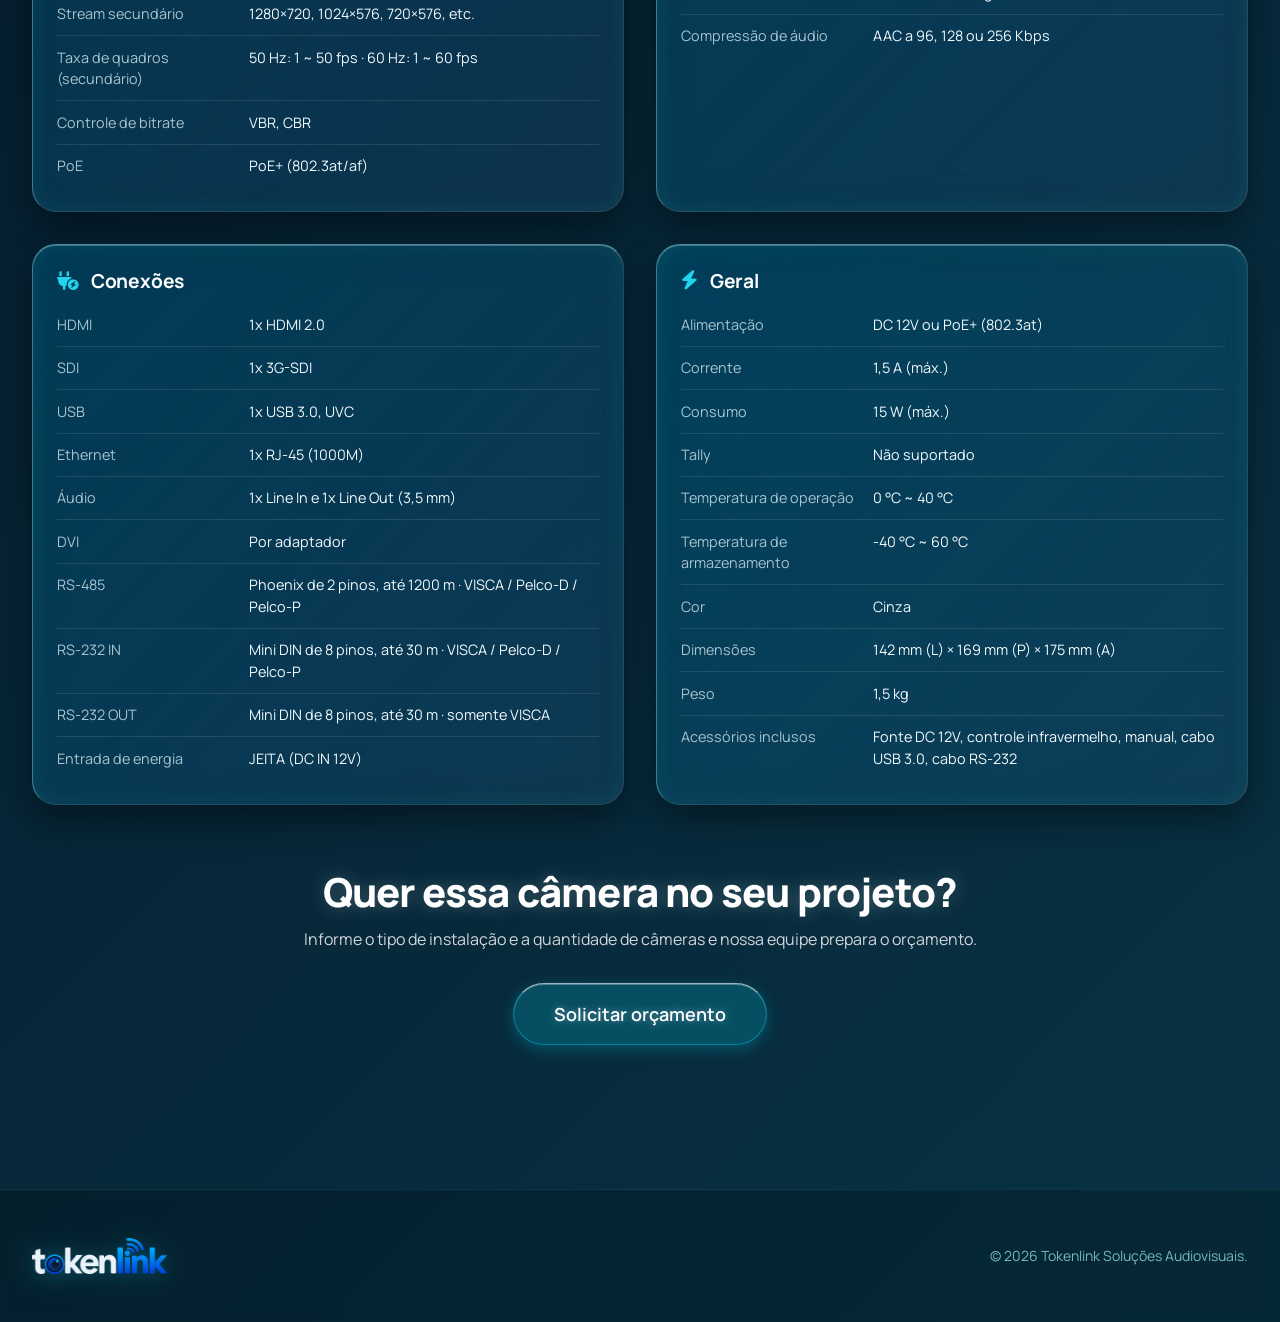
<file: produto-ptz-ndi-30x-gen2.html>
<!DOCTYPE html>
<html lang="pt-BR">
<head>
    <meta charset="UTF-8">
    <meta name="viewport" content="width=device-width, initial-scale=1.0">
    <title>TOKEN LINK PTZ NDI 30X - Gen 2 - Tokenlink</title>
    <meta name="description" content="Câmera PTZ com zoom óptico de 30X, 1080p60, sensor Sony IMX327, NDI Full / HX3, SDI, HDMI e alimentação PoE+.">
    <meta name="theme-color" content="#020617">
    <meta property="og:type" content="product">
    <meta property="og:locale" content="pt_BR">
    <meta property="og:site_name" content="Tokenlink">
    <meta property="og:title" content="TOKEN LINK PTZ NDI 30X - Gen 2">
    <meta property="og:description" content="Zoom óptico de 30X, 1080p60, NDI Full / HX3, SDI, HDMI e alimentação PoE+.">
    <link rel="icon" href="favicon.svg" type="image/svg+xml">

    <link rel="stylesheet" href="tailwind.css">
    <link rel="stylesheet" href="https://cdnjs.cloudflare.com/ajax/libs/font-awesome/6.4.0/css/all.min.css">
    <link rel="preconnect" href="https://fonts.googleapis.com">
    <link rel="preconnect" href="https://fonts.gstatic.com" crossorigin>
    <link href="https://fonts.googleapis.com/css2?family=Manrope:wght@400;500;600;700;800&display=swap" rel="stylesheet">
    <link rel="stylesheet" href="styles.css">
    <!-- TODO: quando o domínio estiver definido, adicionar "image" (URL absoluta), <link rel="canonical"> e og:image/og:url -->
    <script type="application/ld+json">
    {"@context":"https://schema.org","@type":"Product","name":"TOKEN LINK PTZ NDI 30X - Gen 2","brand":{"@type":"Brand","name":"TOKEN LINK"},"description":"Câmera PTZ com zoom óptico de 30X, 1080p60, NDI Full / HX3, SDI, HDMI e PoE+."}
    </script>
</head>
<body class="text-white antialiased selection:bg-cyan-500 selection:text-white">

    <div class="liquid-blob blob-1" aria-hidden="true"></div>
    <div class="liquid-blob blob-2" aria-hidden="true"></div>

    <nav class="site-nav py-4" aria-label="Navegação principal">
        <div class="flex items-center justify-between">
            <a href="index.html" class="flex-shrink-0 flex items-center gap-2" aria-label="Tokenlink - página inicial">
                <img src="img/logo-sm.webp" srcset="img/logo-sm.webp 300w, img/logo.webp 600w" sizes="150px" alt="Tokenlink" width="300" height="80" class="site-logo">
            </a>
            <div class="hidden md:block">
                <div class="ml-10 flex items-center space-x-8">
                    <a href="index.html" class="text-gray-200 hover:text-cyan-400 px-3 py-2 text-sm font-medium transition-colors">Início</a>
                    <a href="produtos.html" aria-current="page" class="text-white font-bold px-3 py-2 text-sm">Catálogo</a>
                    <a href="index.html#contato" class="btn inline-block px-6 py-2 text-sm font-medium">Fale Conosco</a>
                </div>
            </div>
            <button id="menu-toggle" type="button" class="md:hidden text-cyan-200/70 text-2xl w-10 h-10 flex items-center justify-center" aria-label="Abrir menu" aria-controls="mobile-menu" aria-expanded="false">
                <i class="fa-solid fa-bars"></i>
            </button>
        </div>
        <div id="mobile-menu" class="hidden md:hidden mt-4 pt-4 border-t border-cyan-900/50 flex flex-col gap-3">
            <a href="index.html" class="text-gray-200 hover:text-cyan-400 py-2 text-base font-medium transition-colors">Início</a>
            <a href="produtos.html" aria-current="page" class="text-white font-bold py-2 text-base">Catálogo</a>
            <a href="index.html#contato" class="btn px-6 py-3 text-center font-medium">Fale Conosco</a>
        </div>
    </nav>

    <main class="relative z-10">

        <!-- Topo do produto -->
        <section class="pt-36 pb-16 px-4 sm:px-6 lg:px-8 max-w-7xl mx-auto">
            <nav aria-label="Você está aqui" class="text-sm text-cyan-200/70 mb-8 flex flex-wrap items-center gap-2">
                <a href="produtos.html" class="hover:text-cyan-400 transition-colors">Catálogo</a>
                <i class="fa-solid fa-chevron-right text-xs"></i>
                <a href="produtos.html" class="hover:text-cyan-400 transition-colors">Câmeras PTZ</a>
                <i class="fa-solid fa-chevron-right text-xs"></i>
                <span class="text-white">PTZ NDI 30X - Gen 2</span>
            </nav>

            <div class="grid grid-cols-1 lg:grid-cols-2 gap-10 lg:gap-14 items-center">

                <!-- Galeria (as fotos têm fundo branco, então ficam em uma "bancada" clara) -->
                <div class="card p-2 w-full max-w-xl mx-auto lg:mx-0">
                    <div data-gallery>
                        <div class="product-stage" data-gallery-stage>
                            <img src="img/frente.webp" alt="Câmera TOKEN LINK PTZ NDI 30X - Gen 2, vista frontal" width="1000" height="1000" data-gallery-main>
                        </div>
                        <p class="text-center text-sm text-cyan-200/70 mt-3" data-gallery-caption aria-live="polite">Vista frontal</p>
                        <div class="grid grid-cols-3 gap-2 mt-3 px-1 pb-1">
                            <button type="button" class="thumb" data-full="img/frente.webp" data-bg="#fff" data-label="Vista frontal" aria-label="Ver imagem: Vista frontal" aria-current="true">
                                <img src="img/frente-thumb.webp" alt="Câmera TOKEN LINK PTZ NDI 30X - Gen 2, vista frontal" width="300" height="300">
                            </button>
                            <button type="button" class="thumb" data-full="img/traseira.webp" data-bg="#fff" data-label="Vista traseira" aria-label="Ver imagem: Vista traseira">
                                <img src="img/traseira-thumb.webp" alt="Câmera TOKEN LINK PTZ NDI 30X - Gen 2, vista traseira com o painel de conexões" width="300" height="300" loading="lazy">
                            </button>
                            <button type="button" class="thumb" data-full="img/interfaces.webp" data-bg="#fff" data-label="Interface e botões" aria-label="Ver imagem: Interface e botões">
                                <img src="img/interfaces-thumb.webp" alt="Painel traseiro com a numeração das interfaces e botões" width="300" height="300" loading="lazy">
                            </button>
                        </div>
                    </div>
                </div>

                <!-- Informações principais -->
                <div class="space-y-6">
                    <div class="inline-block px-4 py-1 rounded-full border border-cyan-400/50 text-cyan-300 text-sm font-semibold backdrop-blur-md bg-cyan-900/20">Câmeras PTZ</div>
                    <h1 class="title-xl title-sm">TOKEN LINK PTZ NDI 30X - Gen 2</h1>
                    <p class="text-lg text-gray-300 max-w-xl">
                        Zoom óptico de 30X, 1080p60, sensor Sony IMX327, NDI Full / HX3, saída simultânea por SDI e HDMI e alimentação PoE+. 
                    </p>

                    <ul class="flex flex-wrap gap-2" aria-label="Destaques">
                        <li class="chip">Auto-tracking por IA</li>
                        <li class="chip">NDI Full / HX3</li>
                        <li class="chip">SRT</li>
                        <li class="chip">255 predefinições</li>
                        <li class="chip">Redução de ruído 2D/3D</li>
                        <li class="chip">Sony IMX327</li>
                    </ul>

                    <dl class="grid grid-cols-2 gap-4">
                        <div class="stat"><dt>Zoom óptico</dt><dd>30X</dd></div>
                        <div class="stat"><dt>Resolução máxima</dt><dd>1080p60</dd></div>
                        <div class="stat"><dt>Saídas simultâneas</dt><dd>SDI + HDMI + NDI</dd></div>
                        <div class="stat"><dt>Alimentação</dt><dd>PoE+ ou 12V</dd></div>
                    </dl>

                    <div class="flex flex-wrap gap-4 pt-2">
                        <a href="index.html?interesse=C%C3%A2meras%20PTZ&amp;produto=TOKEN%20LINK%20PTZ%20NDI%2030X%20-%20Gen%202#contato" class="btn inline-block py-3 px-8 text-center font-bold">Solicitar orçamento</a>
                        <a href="#" data-whatsapp="Olá, Tokenlink! Tenho interesse na câmera TOKEN LINK PTZ NDI 30X - Gen 2. Gostaria de um orçamento." target="_blank" rel="noopener" class="btn btn-wa inline-flex items-center gap-2 py-3 px-8 text-center font-bold">
                            <i class="fa-brands fa-whatsapp text-xl"></i> Chamar no WhatsApp
                        </a>
                    </div>
                </div>
            </div>
        </section>

        <!-- Descrição -->
        <section class="pb-16 px-4 sm:px-6 lg:px-8 max-w-7xl mx-auto">
            <div class="card p-8 md:p-12">
                <h2 class="h-section">Sobre a câmera</h2>
                <div class="prose-hud space-y-5 text-gray-300 leading-relaxed">
                    <p>A TOKEN LINK PTZ NDI 30X - Gen 2 entrega qualidade de imagem excepcional, com captura em Full HD (1080p). Isso assegura transmissões com nitidez superior e cores vivas, capazes de prender a atenção e impressionar qualquer audiência.</p>
                    <p><strong class="text-white">Tecnologia de processamento e fluidez.</strong> Para um resultado profissional, o modelo conta com sistemas avançados de redução de ruído 2D e 3D, que mitigam interferências externas e entregam vídeo limpo, estável e livre de artefatos visuais.</p>
                    <p><strong class="text-white">Versatilidade e customização.</strong> Um dos diferenciais é a arquitetura aberta: com suporte a HTML simplificado e código totalmente acessível, a câmera dá aos especialistas a liberdade de adaptar o equipamento a demandas específicas, desenvolver funcionalidades exclusivas, criar painéis de controle próprios e integrar o dispositivo a ecossistemas de software já existentes.</p>
                    <p><strong class="text-white">Domínio total e conectividade.</strong> O gerenciamento vai muito além do controle remoto por infravermelho. A câmera é compatível com protocolos de automação como VISCA e VISCA-IP, garantindo precisão em cada movimento e ajuste técnico.</p>
                    <p><strong class="text-white">Aplicação ideal.</strong> Projetada para elevar o nível de produções audiovisuais, lives de alta performance e coberturas de eventos que exigem tecnologia de ponta e flexibilidade operacional.</p>
                </div>
            </div>
        </section>

        <!-- Especificações -->
        <section class="pb-24 px-4 sm:px-6 lg:px-8 max-w-7xl mx-auto">
            <div class="mb-8 border-b border-cyan-900/50 pb-4 flex items-center gap-4">
                <i class="fa-solid fa-sliders text-3xl text-cyan-400"></i>
                <h2 class="h-section" style="margin-bottom:0">Especificações técnicas</h2>
            </div>
            <div class="grid grid-cols-1 lg:grid-cols-2 gap-8">
            <div class="card p-6 h-full">
                <h3 class="h-card flex items-center gap-3 mb-4"><i class="fa-solid fa-camera text-cyan-400"></i>Imagem e lente</h3>
                <dl>
                    <div class="spec-row"><dt>Sensor</dt><dd>Sony 1/2,8″ CMOS (IMX327), 2,08 megapixels</dd></div>
                    <div class="spec-row"><dt>Resoluções HDMI e 3G-SDI</dt><dd>1080p 60/59,94/50/30/29,97/25 · 1080i 60/59,94/50 · 720p 60/50</dd></div>
                    <div class="spec-row"><dt>Varredura</dt><dd>Progressiva</dd></div>
                    <div class="spec-row"><dt>Lente</dt><dd>Zoom óptico 30X, f = 4,42 mm (W) ~ 132,6 mm (T), F1,8 ~ F2,8</dd></div>
                    <div class="spec-row"><dt>Zoom digital</dt><dd>16X</dd></div>
                    <div class="spec-row"><dt>Ângulo de visão horizontal</dt><dd>65,1° (W) ~ 2,28° (T)</dd></div>
                    <div class="spec-row"><dt>Ângulo de visão vertical</dt><dd>30° (W) ~ 1,28° (T)</dd></div>
                    <div class="spec-row"><dt>Foco</dt><dd>Automático, manual, one push</dd></div>
                    <div class="spec-row"><dt>Obturador</dt><dd>1/30 s ~ 1/10000 s</dd></div>
                    <div class="spec-row"><dt>Iluminação mínima</dt><dd>0,5 lux (F1.8, AGC ligado)</dd></div>
                    <div class="spec-row"><dt>Exposição</dt><dd>Automática, manual, prioridade de íris, prioridade de obturador, prioridade de brilho</dd></div>
                    <div class="spec-row"><dt>Balanço de branco</dt><dd>Automático, manual, interno, externo, keying, one push, VAR</dd></div>
                    <div class="spec-row"><dt>Compensação de luz de fundo</dt><dd>Suportada</dd></div>
                    <div class="spec-row"><dt>Redução de ruído</dt><dd>Digital 2D e 3D</dd></div>
                    <div class="spec-row"><dt>Relação sinal/ruído</dt><dd>≥ 55 dB</dd></div>
                    <div class="spec-row"><dt>Rastreamento</dt><dd>Auto-tracking por IA</dd></div>
                    <div class="spec-row"><dt>Recursos de imagem</dt><dd>Inversão e congelamento de imagem</dd></div>
                </dl>
            </div>
            <div class="card p-6 h-full">
                <h3 class="h-card flex items-center gap-3 mb-4"><i class="fa-solid fa-arrows-up-down-left-right text-cyan-400"></i>Movimento PTZ</h3>
                <dl>
                    <div class="spec-row"><dt>Ângulo de pan</dt><dd>±170°</dd></div>
                    <div class="spec-row"><dt>Ângulo de inclinação</dt><dd>-30° ~ +90°</dd></div>
                    <div class="spec-row"><dt>Velocidade de pan</dt><dd>1,7° ~ 100°/s</dd></div>
                    <div class="spec-row"><dt>Velocidade de inclinação</dt><dd>1,7° ~ 69,9°/s</dd></div>
                    <div class="spec-row"><dt>Predefinições</dt><dd>9 pelo controle infravermelho, 255 por controlador PTZ ou PC</dd></div>
                    <div class="spec-row"><dt>Precisão da predefinição</dt><dd>0,1°</dd></div>
                </dl>
            </div>
            <div class="card p-6 h-full">
                <h3 class="h-card flex items-center gap-3 mb-4"><i class="fa-solid fa-network-wired text-cyan-400"></i>Rede e streaming</h3>
                <dl>
                    <div class="spec-row"><dt>Protocolos</dt><dd>TCP/IP, HTTP, RTSP, RTMP, RTMPS, SRT, ONVIF, DHCP, VISCA sobre IP, NDI HX2, NDI HX3, NDI Full, FreeD</dd></div>
                    <div class="spec-row"><dt>Compressão de vídeo</dt><dd>H.264, H.265 / MJPEG</dd></div>
                    <div class="spec-row"><dt>Streams</dt><dd>Primeiro e segundo stream</dd></div>
                    <div class="spec-row"><dt>Stream principal</dt><dd>1920×1080, 1280×720, 1024×576, 920×540, 640×480, 640×360</dd></div>
                    <div class="spec-row"><dt>Taxa de quadros (principal)</dt><dd>50 Hz: 1 ~ 50 fps · 60 Hz: 1 ~ 60 fps</dd></div>
                    <div class="spec-row"><dt>Stream secundário</dt><dd>1280×720, 1024×576, 720×576, etc.</dd></div>
                    <div class="spec-row"><dt>Taxa de quadros (secundário)</dt><dd>50 Hz: 1 ~ 50 fps · 60 Hz: 1 ~ 60 fps</dd></div>
                    <div class="spec-row"><dt>Controle de bitrate</dt><dd>VBR, CBR</dd></div>
                    <div class="spec-row"><dt>PoE</dt><dd>PoE+ (802.3at/af)</dd></div>
                </dl>
            </div>
            <div class="card p-6 h-full">
                <h3 class="h-card flex items-center gap-3 mb-4"><i class="fa-solid fa-plug text-cyan-400"></i>USB e áudio</h3>
                <dl>
                    <div class="spec-row"><dt>Protocolo USB</dt><dd>UVC 1.1 ~ 1.5, com controle UVC PTZ</dd></div>
                    <div class="spec-row"><dt>Compressão USB</dt><dd>YUY2 / H.264 / MJPEG</dd></div>
                    <div class="spec-row"><dt>Resoluções MJPEG e YUY2</dt><dd>1920×1080, 1280×720, 960×540, 800×600, 720×576, 720×480, 640×480, 640×360, 352×288, 320×240</dd></div>
                    <div class="spec-row"><dt>Taxa de quadros USB</dt><dd>50 Hz: 50 fps · 60 Hz: 30 ~ 60 fps</dd></div>
                    <div class="spec-row"><dt>Sistemas compatíveis</dt><dd>Windows 7 (somente UVC 1.1), Windows 8 ou superior, macOS, Linux, Android (requer UVC e drivers)</dd></div>
                    <div class="spec-row"><dt>Áudio USB</dt><dd>Taxa de amostragem de 32 kHz, UAC 2.0</dd></div>
                    <div class="spec-row"><dt>Compressão de áudio</dt><dd>AAC a 96, 128 ou 256 Kbps</dd></div>
                </dl>
            </div>
            <div class="card p-6 h-full">
                <h3 class="h-card flex items-center gap-3 mb-4"><i class="fa-solid fa-plug-circle-bolt text-cyan-400"></i>Conexões</h3>
                <dl>
                    <div class="spec-row"><dt>HDMI</dt><dd>1x HDMI 2.0</dd></div>
                    <div class="spec-row"><dt>SDI</dt><dd>1x 3G-SDI</dd></div>
                    <div class="spec-row"><dt>USB</dt><dd>1x USB 3.0, UVC</dd></div>
                    <div class="spec-row"><dt>Ethernet</dt><dd>1x RJ-45 (1000M)</dd></div>
                    <div class="spec-row"><dt>Áudio</dt><dd>1x Line In e 1x Line Out (3,5 mm)</dd></div>
                    <div class="spec-row"><dt>DVI</dt><dd>Por adaptador</dd></div>
                    <div class="spec-row"><dt>RS-485</dt><dd>Phoenix de 2 pinos, até 1200 m · VISCA / Pelco-D / Pelco-P</dd></div>
                    <div class="spec-row"><dt>RS-232 IN</dt><dd>Mini DIN de 8 pinos, até 30 m · VISCA / Pelco-D / Pelco-P</dd></div>
                    <div class="spec-row"><dt>RS-232 OUT</dt><dd>Mini DIN de 8 pinos, até 30 m · somente VISCA</dd></div>
                    <div class="spec-row"><dt>Entrada de energia</dt><dd>JEITA (DC IN 12V)</dd></div>
                </dl>
            </div>
            <div class="card p-6 h-full">
                <h3 class="h-card flex items-center gap-3 mb-4"><i class="fa-solid fa-bolt text-cyan-400"></i>Geral</h3>
                <dl>
                    <div class="spec-row"><dt>Alimentação</dt><dd>DC 12V ou PoE+ (802.3at)</dd></div>
                    <div class="spec-row"><dt>Corrente</dt><dd>1,5 A (máx.)</dd></div>
                    <div class="spec-row"><dt>Consumo</dt><dd>15 W (máx.)</dd></div>
                    <div class="spec-row"><dt>Tally</dt><dd>Não suportado</dd></div>
                    <div class="spec-row"><dt>Temperatura de operação</dt><dd>0 °C ~ 40 °C</dd></div>
                    <div class="spec-row"><dt>Temperatura de armazenamento</dt><dd>-40 °C ~ 60 °C</dd></div>
                    <div class="spec-row"><dt>Cor</dt><dd>Cinza</dd></div>
                    <div class="spec-row"><dt>Dimensões</dt><dd>142 mm (L) × 169 mm (P) × 175 mm (A)</dd></div>
                    <div class="spec-row"><dt>Peso</dt><dd>1,5 kg</dd></div>
                    <div class="spec-row"><dt>Acessórios inclusos</dt><dd>Fonte DC 12V, controle infravermelho, manual, cabo USB 3.0, cabo RS-232</dd></div>
                </dl>
            </div>
            </div>

            <div class="mt-16 text-center">
                <h2 class="h-section">Quer essa câmera no seu projeto?</h2>
                <p class="text-gray-300 mb-8">Informe o tipo de instalação e a quantidade de câmeras e nossa equipe prepara o orçamento.</p>
                <a href="index.html?interesse=C%C3%A2meras%20PTZ&amp;produto=TOKEN%20LINK%20PTZ%20NDI%2030X%20-%20Gen%202#contato" class="btn inline-block py-4 px-10 text-lg font-bold">Solicitar orçamento</a>
            </div>
        </section>
    </main>

    <footer class="relative z-10 border-t border-cyan-900/50 bg-black/20 backdrop-blur-sm py-12 mt-12">
        <div class="max-w-7xl mx-auto px-4 sm:px-6 lg:px-8 flex flex-col md:flex-row justify-between items-center">
            <div class="flex items-center gap-2 mb-4 md:mb-0">
                <img src="img/logo-sm.webp" srcset="img/logo-sm.webp 300w, img/logo.webp 600w" sizes="130px" alt="Tokenlink" width="300" height="80" loading="lazy" class="site-logo site-logo--footer">
            </div>
            <p class="text-cyan-200/70 text-sm text-center md:text-left">&copy; 2026 Tokenlink Soluções Audiovisuais.</p>
        </div>
    </footer>

    <script src="script.js"></script>
</body>
</html>
</file>
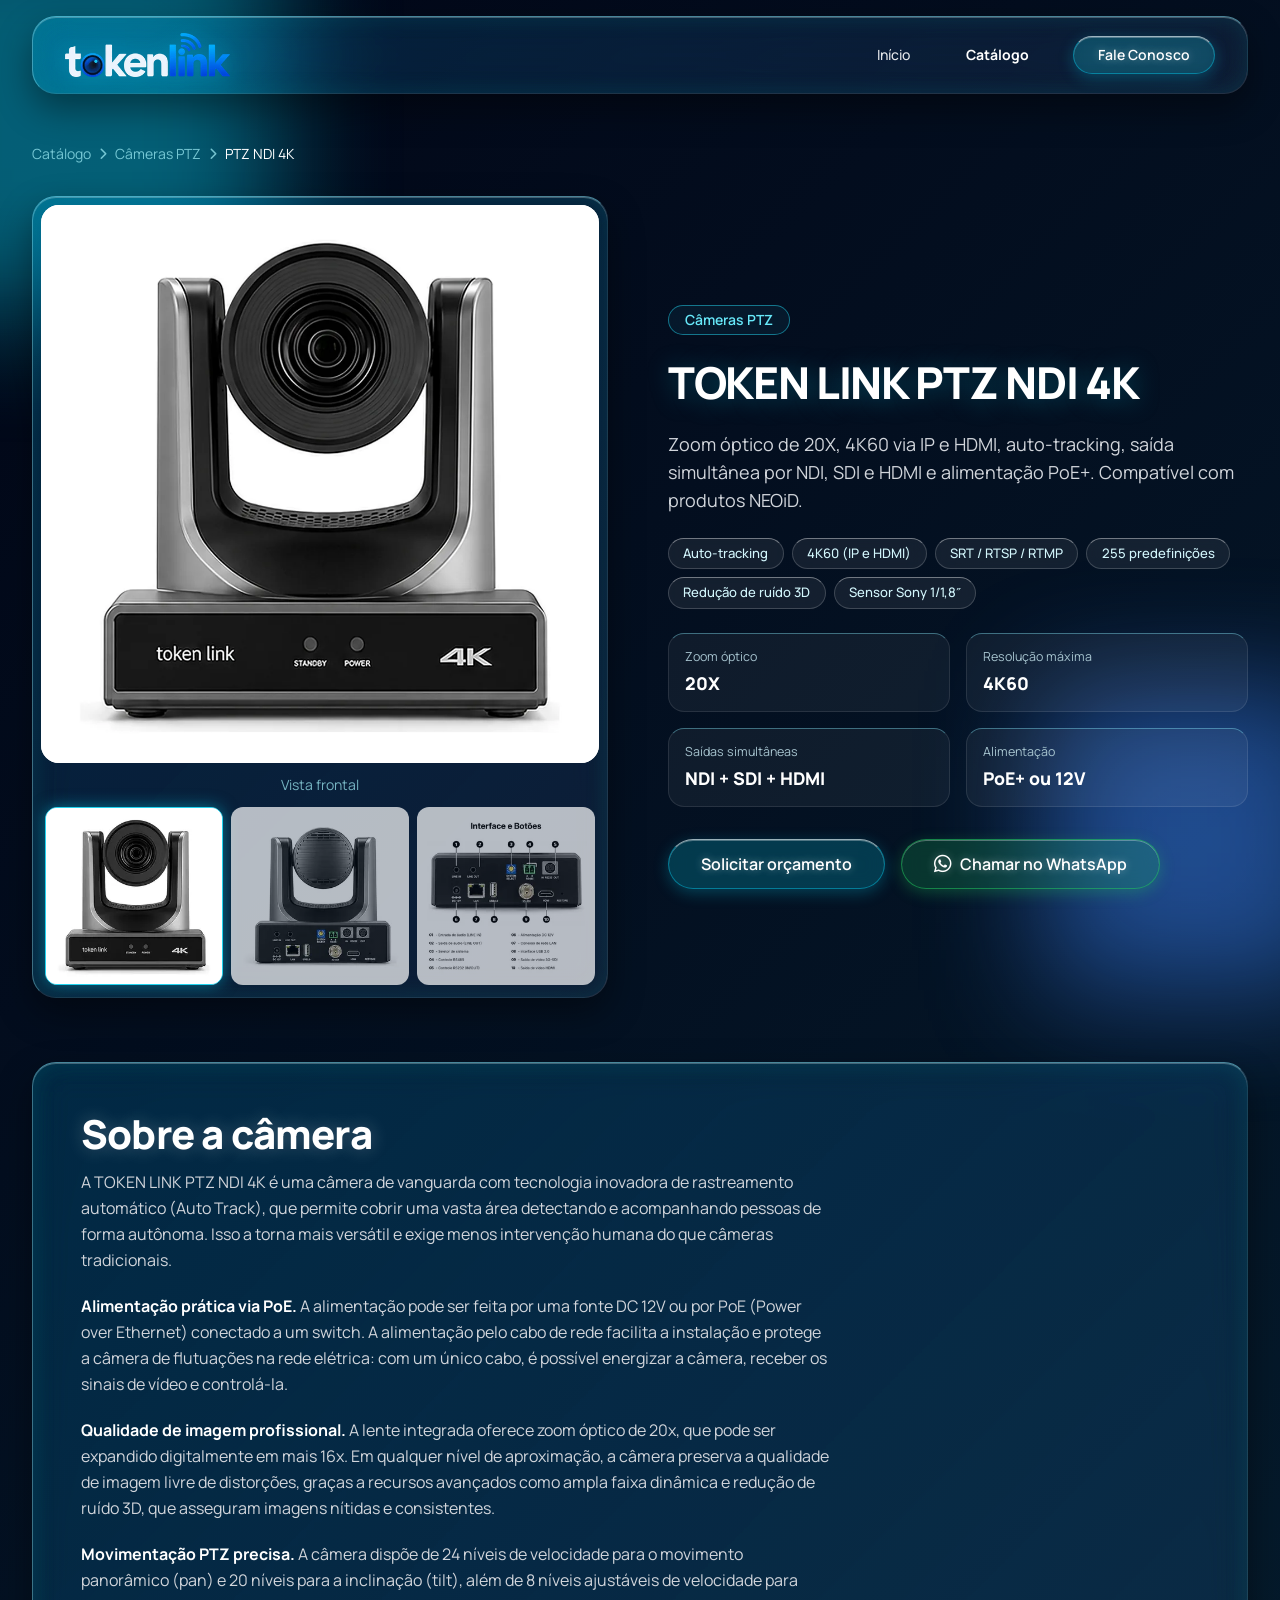
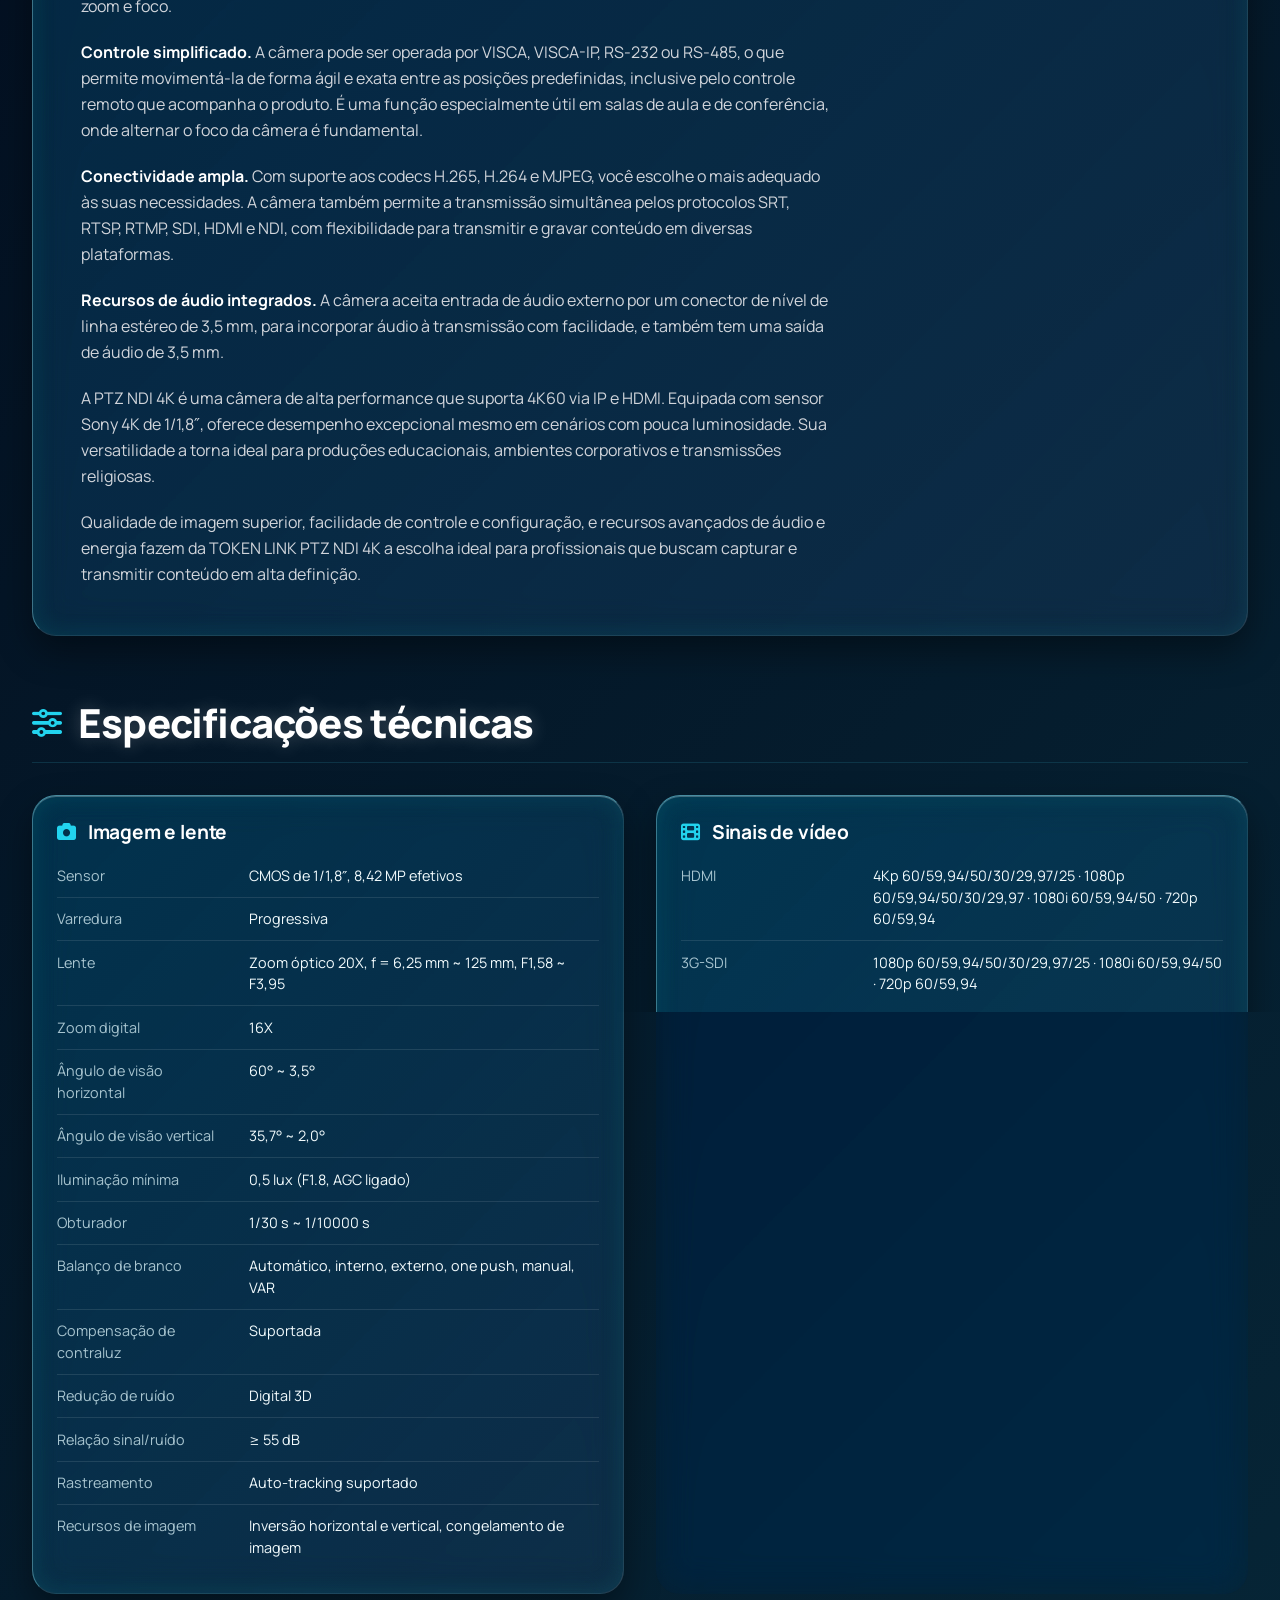
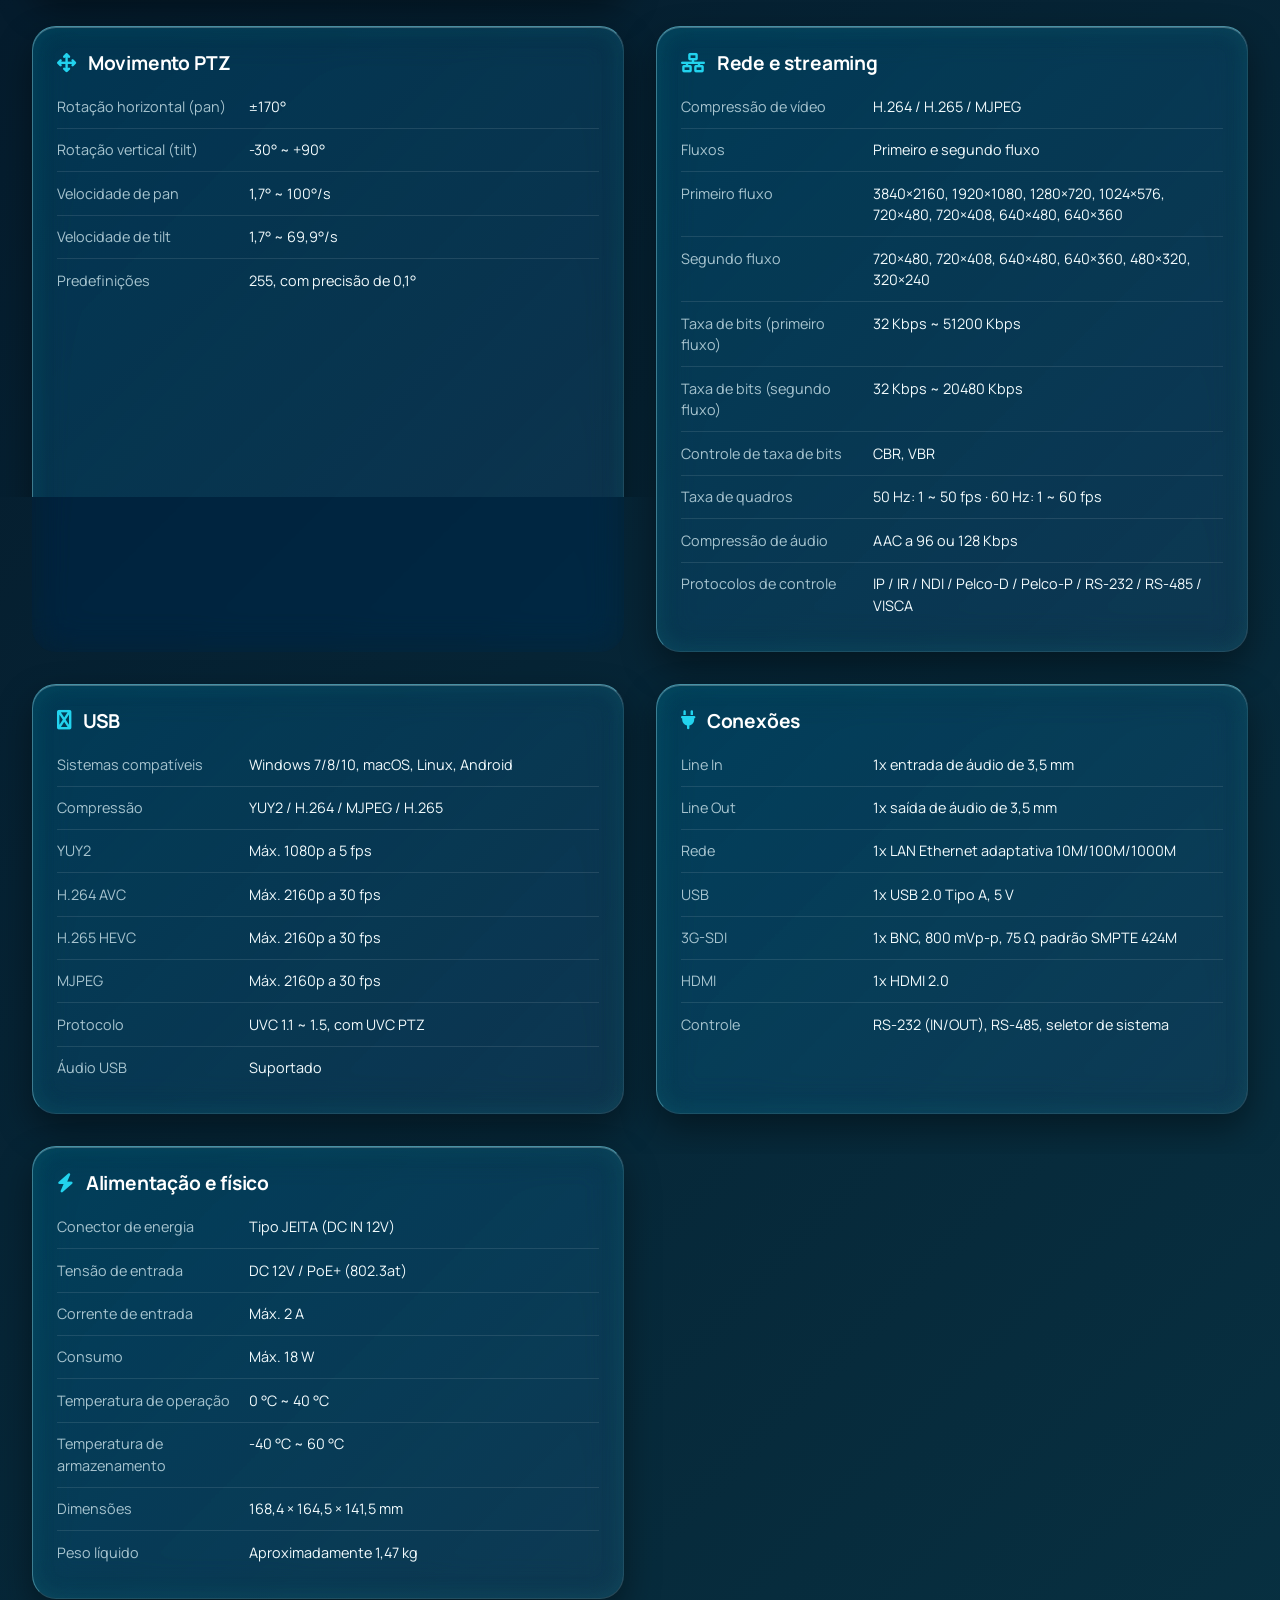
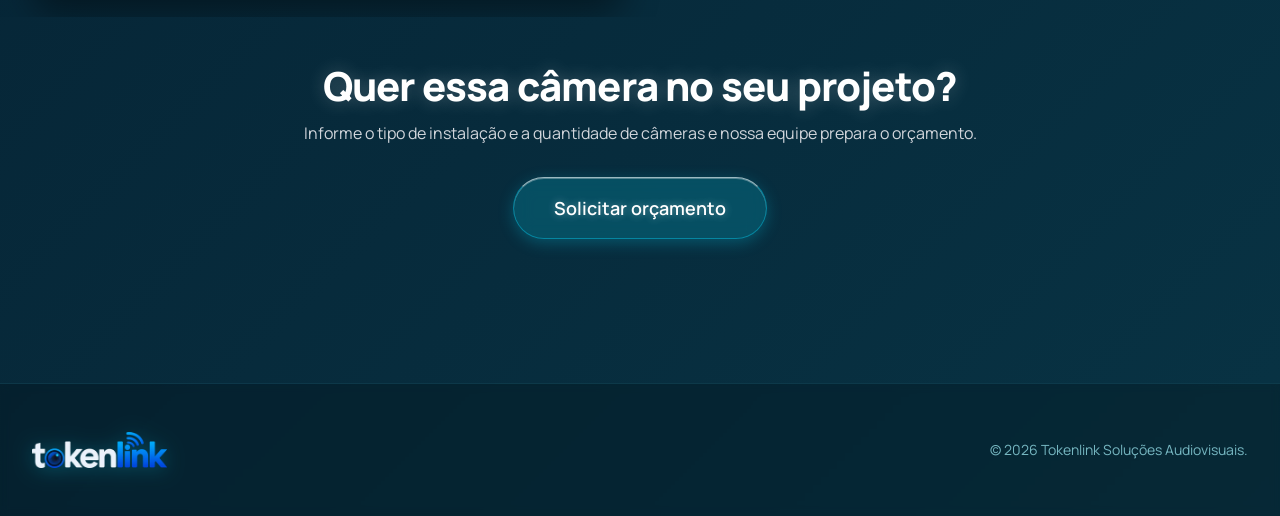
<file: produto-ptz-ndi-4k.html>
<!DOCTYPE html>
<html lang="pt-BR">
<head>
    <meta charset="UTF-8">
    <meta name="viewport" content="width=device-width, initial-scale=1.0">
    <title>TOKEN LINK PTZ NDI 4K - Tokenlink</title>
    <meta name="description" content="Câmera PTZ com zoom óptico de 20X, 4K60 via IP e HDMI, auto-tracking, NDI, SDI, HDMI e alimentação PoE+. Compatível com produtos NEOiD.">
    <meta name="theme-color" content="#020617">
    <meta property="og:type" content="product">
    <meta property="og:locale" content="pt_BR">
    <meta property="og:site_name" content="Tokenlink">
    <meta property="og:title" content="TOKEN LINK PTZ NDI 4K">
    <meta property="og:description" content="Zoom óptico de 20X, 4K60 via IP e HDMI, auto-tracking, NDI, SDI, HDMI e PoE+.">
    <link rel="icon" href="favicon.svg" type="image/svg+xml">

    <link rel="stylesheet" href="tailwind.css">
    <link rel="stylesheet" href="https://cdnjs.cloudflare.com/ajax/libs/font-awesome/6.4.0/css/all.min.css">
    <link rel="preconnect" href="https://fonts.googleapis.com">
    <link rel="preconnect" href="https://fonts.gstatic.com" crossorigin>
    <link href="https://fonts.googleapis.com/css2?family=Manrope:wght@400;500;600;700;800&display=swap" rel="stylesheet">
    <link rel="stylesheet" href="styles.css">
    <!-- TODO: quando o domínio estiver definido, adicionar "image" (URL absoluta), <link rel="canonical"> e og:image/og:url -->
    <script type="application/ld+json">
    {"@context":"https://schema.org","@type":"Product","name":"TOKEN LINK PTZ NDI 4K","brand":{"@type":"Brand","name":"TOKEN LINK"},"description":"Câmera PTZ com zoom óptico de 20X, 4K60 via IP e HDMI, auto-tracking, NDI, SDI, HDMI e PoE+. Compatível com produtos NEOiD."}
    </script>
</head>
<body class="text-white antialiased selection:bg-cyan-500 selection:text-white">

    <div class="liquid-blob blob-1" aria-hidden="true"></div>
    <div class="liquid-blob blob-2" aria-hidden="true"></div>

    <nav class="site-nav py-4" aria-label="Navegação principal">
        <div class="flex items-center justify-between">
            <a href="index.html" class="flex-shrink-0 flex items-center gap-2" aria-label="Tokenlink - página inicial">
                <img src="img/logo-sm.webp" srcset="img/logo-sm.webp 300w, img/logo.webp 600w" sizes="150px" alt="Tokenlink" width="300" height="80" class="site-logo">
            </a>
            <div class="hidden md:block">
                <div class="ml-10 flex items-center space-x-8">
                    <a href="index.html" class="text-gray-200 hover:text-cyan-400 px-3 py-2 text-sm font-medium transition-colors">Início</a>
                    <a href="produtos.html" aria-current="page" class="text-white font-bold px-3 py-2 text-sm">Catálogo</a>
                    <a href="index.html#contato" class="btn inline-block px-6 py-2 text-sm font-medium">Fale Conosco</a>
                </div>
            </div>
            <button id="menu-toggle" type="button" class="md:hidden text-cyan-200/70 text-2xl w-10 h-10 flex items-center justify-center" aria-label="Abrir menu" aria-controls="mobile-menu" aria-expanded="false">
                <i class="fa-solid fa-bars"></i>
            </button>
        </div>
        <div id="mobile-menu" class="hidden md:hidden mt-4 pt-4 border-t border-cyan-900/50 flex flex-col gap-3">
            <a href="index.html" class="text-gray-200 hover:text-cyan-400 py-2 text-base font-medium transition-colors">Início</a>
            <a href="produtos.html" aria-current="page" class="text-white font-bold py-2 text-base">Catálogo</a>
            <a href="index.html#contato" class="btn px-6 py-3 text-center font-medium">Fale Conosco</a>
        </div>
    </nav>

    <main class="relative z-10">

        <!-- Topo do produto -->
        <section class="pt-36 pb-16 px-4 sm:px-6 lg:px-8 max-w-7xl mx-auto">
            <nav aria-label="Você está aqui" class="text-sm text-cyan-200/70 mb-8 flex flex-wrap items-center gap-2">
                <a href="produtos.html" class="hover:text-cyan-400 transition-colors">Catálogo</a>
                <i class="fa-solid fa-chevron-right text-xs"></i>
                <a href="produtos.html" class="hover:text-cyan-400 transition-colors">Câmeras PTZ</a>
                <i class="fa-solid fa-chevron-right text-xs"></i>
                <span class="text-white">PTZ NDI 4K</span>
            </nav>

            <div class="grid grid-cols-1 lg:grid-cols-2 gap-10 lg:gap-14 items-center">

                <!-- Galeria (as fotos têm fundo branco, então ficam em uma "bancada" clara) -->
                <div class="card p-2 w-full max-w-xl mx-auto lg:mx-0">
                    <div data-gallery>
                        <div class="product-stage" data-gallery-stage>
                            <img src="img/ndi4k-frente.webp" alt="Câmera TOKEN LINK PTZ NDI 4K, vista frontal" width="1000" height="1000" data-gallery-main>
                        </div>
                        <p class="text-center text-sm text-cyan-200/70 mt-3" data-gallery-caption aria-live="polite">Vista frontal</p>
                        <div class="grid grid-cols-3 gap-2 mt-3 px-1 pb-1">
                            <button type="button" class="thumb" data-full="img/ndi4k-frente.webp" data-bg="#fff" data-label="Vista frontal" aria-label="Ver imagem: Vista frontal" aria-current="true">
                                <img src="img/ndi4k-frente-thumb.webp" alt="Câmera TOKEN LINK PTZ NDI 4K, vista frontal" width="300" height="300">
                            </button>
                            <button type="button" class="thumb" data-full="img/ndi4k-traseira.webp" data-bg="#fff" data-label="Vista traseira" aria-label="Ver imagem: Vista traseira">
                                <img src="img/ndi4k-traseira-thumb.webp" alt="Câmera TOKEN LINK PTZ NDI 4K, vista traseira com o painel de conexões" width="300" height="300" loading="lazy">
                            </button>
                            <button type="button" class="thumb" data-full="img/ndi4k-interfaces.webp" data-bg="#fff" data-label="Interface e botões" aria-label="Ver imagem: Interface e botões">
                                <img src="img/ndi4k-interfaces-thumb.webp" alt="Painel traseiro com a numeração das interfaces e botões" width="300" height="300" loading="lazy">
                            </button>
                        </div>
                    </div>
                </div>

                <!-- Informações principais -->
                <div class="space-y-6">
                    <div class="inline-block px-4 py-1 rounded-full border border-cyan-400/50 text-cyan-300 text-sm font-semibold backdrop-blur-md bg-cyan-900/20">Câmeras PTZ</div>
                    <h1 class="title-xl title-sm">TOKEN LINK PTZ NDI 4K</h1>
                    <p class="text-lg text-gray-300 max-w-xl">
                        Zoom óptico de 20X, 4K60 via IP e HDMI, auto-tracking, saída simultânea por NDI, SDI e HDMI e alimentação PoE+. Compatível com produtos NEOiD. 
                    </p>

                    <ul class="flex flex-wrap gap-2" aria-label="Destaques">
                        <li class="chip">Auto-tracking</li>
                        <li class="chip">4K60 (IP e HDMI)</li>
                        <li class="chip">SRT / RTSP / RTMP</li>
                        <li class="chip">255 predefinições</li>
                        <li class="chip">Redução de ruído 3D</li>
                        <li class="chip">Sensor Sony 1/1,8″</li>
                    </ul>

                    <dl class="grid grid-cols-2 gap-4">
                        <div class="stat"><dt>Zoom óptico</dt><dd>20X</dd></div>
                        <div class="stat"><dt>Resolução máxima</dt><dd>4K60</dd></div>
                        <div class="stat"><dt>Saídas simultâneas</dt><dd>NDI + SDI + HDMI</dd></div>
                        <div class="stat"><dt>Alimentação</dt><dd>PoE+ ou 12V</dd></div>
                    </dl>

                    <div class="flex flex-wrap gap-4 pt-2">
                        <a href="index.html?interesse=C%C3%A2meras%20PTZ&amp;produto=TOKEN%20LINK%20PTZ%20NDI%204K#contato" class="btn inline-block py-3 px-8 text-center font-bold">Solicitar orçamento</a>
                        <a href="#" data-whatsapp="Olá, Tokenlink! Tenho interesse na câmera TOKEN LINK PTZ NDI 4K. Gostaria de um orçamento." target="_blank" rel="noopener" class="btn btn-wa inline-flex items-center gap-2 py-3 px-8 text-center font-bold">
                            <i class="fa-brands fa-whatsapp text-xl"></i> Chamar no WhatsApp
                        </a>
                    </div>
                </div>
            </div>
        </section>

        <!-- Descrição -->
        <section class="pb-16 px-4 sm:px-6 lg:px-8 max-w-7xl mx-auto">
            <div class="card p-8 md:p-12">
                <h2 class="h-section">Sobre a câmera</h2>
                <div class="prose-hud space-y-5 text-gray-300 leading-relaxed">
                    <p>A TOKEN LINK PTZ NDI 4K é uma câmera de vanguarda com tecnologia inovadora de rastreamento automático (Auto Track), que permite cobrir uma vasta área detectando e acompanhando pessoas de forma autônoma. Isso a torna mais versátil e exige menos intervenção humana do que câmeras tradicionais.</p>
                    <p><strong class="text-white">Alimentação prática via PoE.</strong> A alimentação pode ser feita por uma fonte DC 12V ou por PoE (Power over Ethernet) conectado a um switch. A alimentação pelo cabo de rede facilita a instalação e protege a câmera de flutuações na rede elétrica: com um único cabo, é possível energizar a câmera, receber os sinais de vídeo e controlá-la.</p>
                    <p><strong class="text-white">Qualidade de imagem profissional.</strong> A lente integrada oferece zoom óptico de 20x, que pode ser expandido digitalmente em mais 16x. Em qualquer nível de aproximação, a câmera preserva a qualidade de imagem livre de distorções, graças a recursos avançados como ampla faixa dinâmica e redução de ruído 3D, que asseguram imagens nítidas e consistentes.</p>
                    <p><strong class="text-white">Movimentação PTZ precisa.</strong> A câmera dispõe de 24 níveis de velocidade para o movimento panorâmico (pan) e 20 níveis para a inclinação (tilt), além de 8 níveis ajustáveis de velocidade para zoom e foco.</p>
                    <p><strong class="text-white">Controle simplificado.</strong> A câmera pode ser operada por VISCA, VISCA-IP, RS-232 ou RS-485, o que permite movimentá-la de forma ágil e exata entre as posições predefinidas, inclusive pelo controle remoto que acompanha o produto. É uma função especialmente útil em salas de aula e de conferência, onde alternar o foco da câmera é fundamental.</p>
                    <p><strong class="text-white">Conectividade ampla.</strong> Com suporte aos codecs H.265, H.264 e MJPEG, você escolhe o mais adequado às suas necessidades. A câmera também permite a transmissão simultânea pelos protocolos SRT, RTSP, RTMP, SDI, HDMI e NDI, com flexibilidade para transmitir e gravar conteúdo em diversas plataformas.</p>
                    <p><strong class="text-white">Recursos de áudio integrados.</strong> A câmera aceita entrada de áudio externo por um conector de nível de linha estéreo de 3,5 mm, para incorporar áudio à transmissão com facilidade, e também tem uma saída de áudio de 3,5 mm.</p>
                    <p>A PTZ NDI 4K é uma câmera de alta performance que suporta 4K60 via IP e HDMI. Equipada com sensor Sony 4K de 1/1,8″, oferece desempenho excepcional mesmo em cenários com pouca luminosidade. Sua versatilidade a torna ideal para produções educacionais, ambientes corporativos e transmissões religiosas.</p>
                    <p>Qualidade de imagem superior, facilidade de controle e configuração, e recursos avançados de áudio e energia fazem da TOKEN LINK PTZ NDI 4K a escolha ideal para profissionais que buscam capturar e transmitir conteúdo em alta definição.</p>
                </div>
            </div>
        </section>

        <!-- Especificações -->
        <section class="pb-24 px-4 sm:px-6 lg:px-8 max-w-7xl mx-auto">
            <div class="mb-8 border-b border-cyan-900/50 pb-4 flex items-center gap-4">
                <i class="fa-solid fa-sliders text-3xl text-cyan-400"></i>
                <h2 class="h-section" style="margin-bottom:0">Especificações técnicas</h2>
            </div>
            <div class="grid grid-cols-1 lg:grid-cols-2 gap-8">
            <div class="card p-6 h-full">
                <h3 class="h-card flex items-center gap-3 mb-4"><i class="fa-solid fa-camera text-cyan-400"></i>Imagem e lente</h3>
                <dl>
                    <div class="spec-row"><dt>Sensor</dt><dd>CMOS de 1/1,8″, 8,42 MP efetivos</dd></div>
                    <div class="spec-row"><dt>Varredura</dt><dd>Progressiva</dd></div>
                    <div class="spec-row"><dt>Lente</dt><dd>Zoom óptico 20X, f = 6,25 mm ~ 125 mm, F1,58 ~ F3,95</dd></div>
                    <div class="spec-row"><dt>Zoom digital</dt><dd>16X</dd></div>
                    <div class="spec-row"><dt>Ângulo de visão horizontal</dt><dd>60° ~ 3,5°</dd></div>
                    <div class="spec-row"><dt>Ângulo de visão vertical</dt><dd>35,7° ~ 2,0°</dd></div>
                    <div class="spec-row"><dt>Iluminação mínima</dt><dd>0,5 lux (F1.8, AGC ligado)</dd></div>
                    <div class="spec-row"><dt>Obturador</dt><dd>1/30 s ~ 1/10000 s</dd></div>
                    <div class="spec-row"><dt>Balanço de branco</dt><dd>Automático, interno, externo, one push, manual, VAR</dd></div>
                    <div class="spec-row"><dt>Compensação de contraluz</dt><dd>Suportada</dd></div>
                    <div class="spec-row"><dt>Redução de ruído</dt><dd>Digital 3D</dd></div>
                    <div class="spec-row"><dt>Relação sinal/ruído</dt><dd>≥ 55 dB</dd></div>
                    <div class="spec-row"><dt>Rastreamento</dt><dd>Auto-tracking suportado</dd></div>
                    <div class="spec-row"><dt>Recursos de imagem</dt><dd>Inversão horizontal e vertical, congelamento de imagem</dd></div>
                </dl>
            </div>
            <div class="card p-6 h-full">
                <h3 class="h-card flex items-center gap-3 mb-4"><i class="fa-solid fa-film text-cyan-400"></i>Sinais de vídeo</h3>
                <dl>
                    <div class="spec-row"><dt>HDMI</dt><dd>4Kp 60/59,94/50/30/29,97/25 · 1080p 60/59,94/50/30/29,97 · 1080i 60/59,94/50 · 720p 60/59,94</dd></div>
                    <div class="spec-row"><dt>3G-SDI</dt><dd>1080p 60/59,94/50/30/29,97/25 · 1080i 60/59,94/50 · 720p 60/59,94</dd></div>
                </dl>
            </div>
            <div class="card p-6 h-full">
                <h3 class="h-card flex items-center gap-3 mb-4"><i class="fa-solid fa-arrows-up-down-left-right text-cyan-400"></i>Movimento PTZ</h3>
                <dl>
                    <div class="spec-row"><dt>Rotação horizontal (pan)</dt><dd>±170°</dd></div>
                    <div class="spec-row"><dt>Rotação vertical (tilt)</dt><dd>-30° ~ +90°</dd></div>
                    <div class="spec-row"><dt>Velocidade de pan</dt><dd>1,7° ~ 100°/s</dd></div>
                    <div class="spec-row"><dt>Velocidade de tilt</dt><dd>1,7° ~ 69,9°/s</dd></div>
                    <div class="spec-row"><dt>Predefinições</dt><dd>255, com precisão de 0,1°</dd></div>
                </dl>
            </div>
            <div class="card p-6 h-full">
                <h3 class="h-card flex items-center gap-3 mb-4"><i class="fa-solid fa-network-wired text-cyan-400"></i>Rede e streaming</h3>
                <dl>
                    <div class="spec-row"><dt>Compressão de vídeo</dt><dd>H.264 / H.265 / MJPEG</dd></div>
                    <div class="spec-row"><dt>Fluxos</dt><dd>Primeiro e segundo fluxo</dd></div>
                    <div class="spec-row"><dt>Primeiro fluxo</dt><dd>3840×2160, 1920×1080, 1280×720, 1024×576, 720×480, 720×408, 640×480, 640×360</dd></div>
                    <div class="spec-row"><dt>Segundo fluxo</dt><dd>720×480, 720×408, 640×480, 640×360, 480×320, 320×240</dd></div>
                    <div class="spec-row"><dt>Taxa de bits (primeiro fluxo)</dt><dd>32 Kbps ~ 51200 Kbps</dd></div>
                    <div class="spec-row"><dt>Taxa de bits (segundo fluxo)</dt><dd>32 Kbps ~ 20480 Kbps</dd></div>
                    <div class="spec-row"><dt>Controle de taxa de bits</dt><dd>CBR, VBR</dd></div>
                    <div class="spec-row"><dt>Taxa de quadros</dt><dd>50 Hz: 1 ~ 50 fps · 60 Hz: 1 ~ 60 fps</dd></div>
                    <div class="spec-row"><dt>Compressão de áudio</dt><dd>AAC a 96 ou 128 Kbps</dd></div>
                    <div class="spec-row"><dt>Protocolos de controle</dt><dd>IP / IR / NDI / Pelco-D / Pelco-P / RS-232 / RS-485 / VISCA</dd></div>
                </dl>
            </div>
            <div class="card p-6 h-full">
                <h3 class="h-card flex items-center gap-3 mb-4"><i class="fa-solid fa-usb text-cyan-400"></i>USB</h3>
                <dl>
                    <div class="spec-row"><dt>Sistemas compatíveis</dt><dd>Windows 7/8/10, macOS, Linux, Android</dd></div>
                    <div class="spec-row"><dt>Compressão</dt><dd>YUY2 / H.264 / MJPEG / H.265</dd></div>
                    <div class="spec-row"><dt>YUY2</dt><dd>Máx. 1080p a 5 fps</dd></div>
                    <div class="spec-row"><dt>H.264 AVC</dt><dd>Máx. 2160p a 30 fps</dd></div>
                    <div class="spec-row"><dt>H.265 HEVC</dt><dd>Máx. 2160p a 30 fps</dd></div>
                    <div class="spec-row"><dt>MJPEG</dt><dd>Máx. 2160p a 30 fps</dd></div>
                    <div class="spec-row"><dt>Protocolo</dt><dd>UVC 1.1 ~ 1.5, com UVC PTZ</dd></div>
                    <div class="spec-row"><dt>Áudio USB</dt><dd>Suportado</dd></div>
                </dl>
            </div>
            <div class="card p-6 h-full">
                <h3 class="h-card flex items-center gap-3 mb-4"><i class="fa-solid fa-plug text-cyan-400"></i>Conexões</h3>
                <dl>
                    <div class="spec-row"><dt>Line In</dt><dd>1x entrada de áudio de 3,5 mm</dd></div>
                    <div class="spec-row"><dt>Line Out</dt><dd>1x saída de áudio de 3,5 mm</dd></div>
                    <div class="spec-row"><dt>Rede</dt><dd>1x LAN Ethernet adaptativa 10M/100M/1000M</dd></div>
                    <div class="spec-row"><dt>USB</dt><dd>1x USB 2.0 Tipo A, 5 V</dd></div>
                    <div class="spec-row"><dt>3G-SDI</dt><dd>1x BNC, 800 mVp-p, 75 Ω, padrão SMPTE 424M</dd></div>
                    <div class="spec-row"><dt>HDMI</dt><dd>1x HDMI 2.0</dd></div>
                    <div class="spec-row"><dt>Controle</dt><dd>RS-232 (IN/OUT), RS-485, seletor de sistema</dd></div>
                </dl>
            </div>
            <div class="card p-6 h-full">
                <h3 class="h-card flex items-center gap-3 mb-4"><i class="fa-solid fa-bolt text-cyan-400"></i>Alimentação e físico</h3>
                <dl>
                    <div class="spec-row"><dt>Conector de energia</dt><dd>Tipo JEITA (DC IN 12V)</dd></div>
                    <div class="spec-row"><dt>Tensão de entrada</dt><dd>DC 12V / PoE+ (802.3at)</dd></div>
                    <div class="spec-row"><dt>Corrente de entrada</dt><dd>Máx. 2 A</dd></div>
                    <div class="spec-row"><dt>Consumo</dt><dd>Máx. 18 W</dd></div>
                    <div class="spec-row"><dt>Temperatura de operação</dt><dd>0 °C ~ 40 °C</dd></div>
                    <div class="spec-row"><dt>Temperatura de armazenamento</dt><dd>-40 °C ~ 60 °C</dd></div>
                    <div class="spec-row"><dt>Dimensões</dt><dd>168,4 × 164,5 × 141,5 mm</dd></div>
                    <div class="spec-row"><dt>Peso líquido</dt><dd>Aproximadamente 1,47 kg</dd></div>
                </dl>
            </div>
            </div>

            <div class="mt-16 text-center">
                <h2 class="h-section">Quer essa câmera no seu projeto?</h2>
                <p class="text-gray-300 mb-8">Informe o tipo de instalação e a quantidade de câmeras e nossa equipe prepara o orçamento.</p>
                <a href="index.html?interesse=C%C3%A2meras%20PTZ&amp;produto=TOKEN%20LINK%20PTZ%20NDI%204K#contato" class="btn inline-block py-4 px-10 text-lg font-bold">Solicitar orçamento</a>
            </div>
        </section>
    </main>

    <footer class="relative z-10 border-t border-cyan-900/50 bg-black/20 backdrop-blur-sm py-12 mt-12">
        <div class="max-w-7xl mx-auto px-4 sm:px-6 lg:px-8 flex flex-col md:flex-row justify-between items-center">
            <div class="flex items-center gap-2 mb-4 md:mb-0">
                <img src="img/logo-sm.webp" srcset="img/logo-sm.webp 300w, img/logo.webp 600w" sizes="130px" alt="Tokenlink" width="300" height="80" loading="lazy" class="site-logo site-logo--footer">
            </div>
            <p class="text-cyan-200/70 text-sm text-center md:text-left">&copy; 2026 Tokenlink Soluções Audiovisuais.</p>
        </div>
    </footer>

    <script src="script.js"></script>
</body>
</html>
</file>
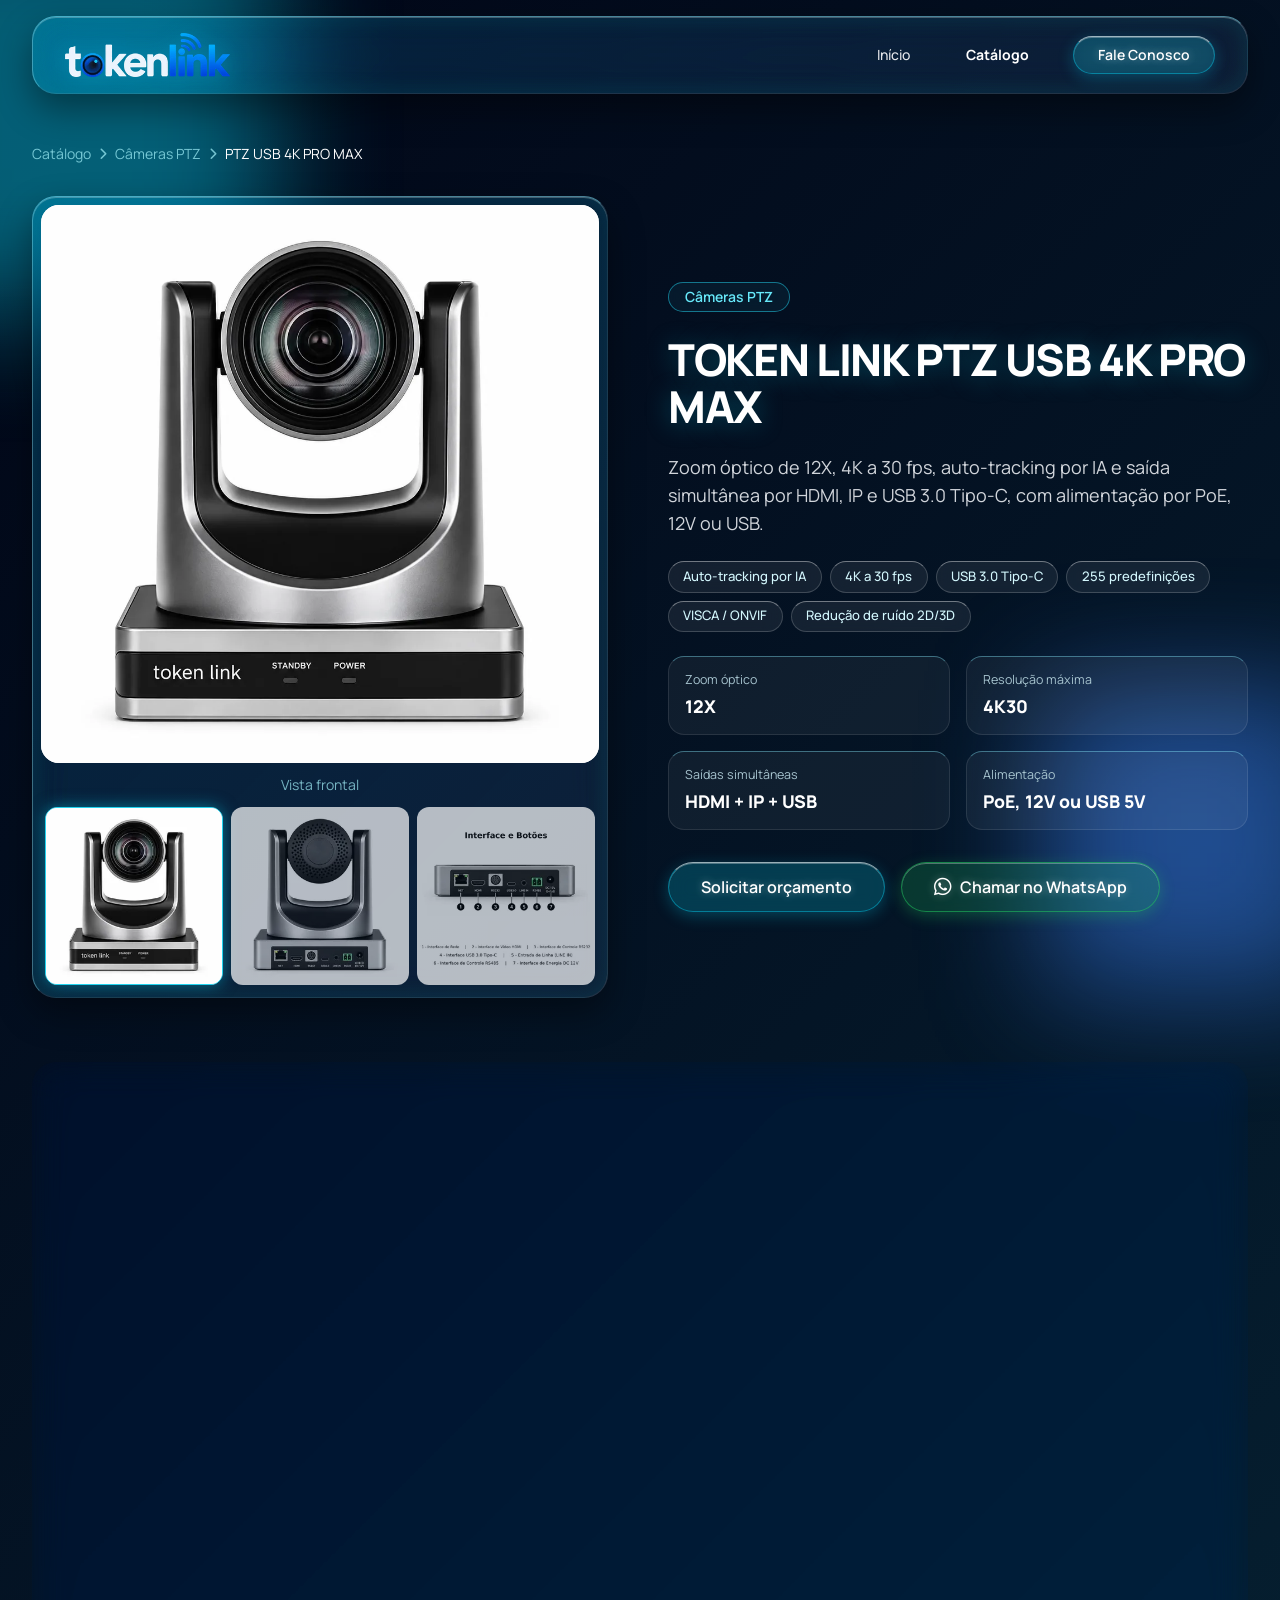
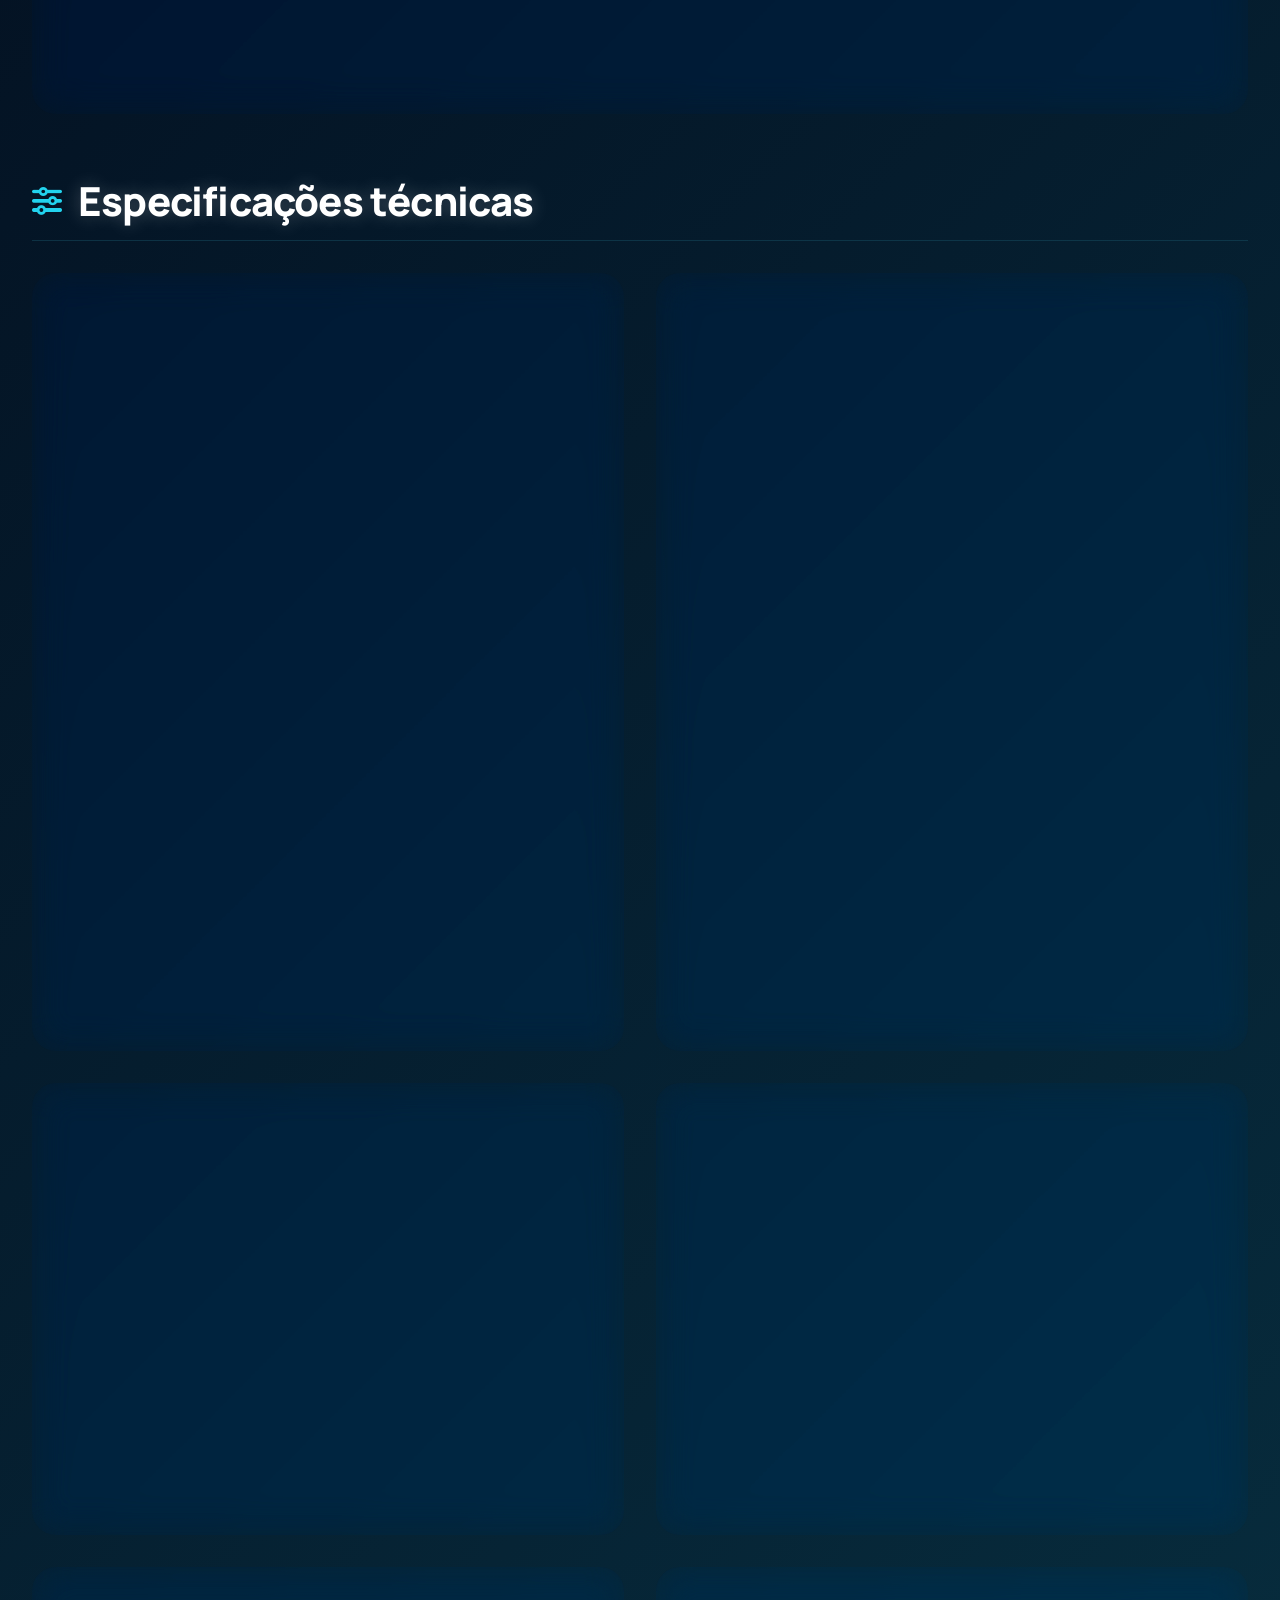
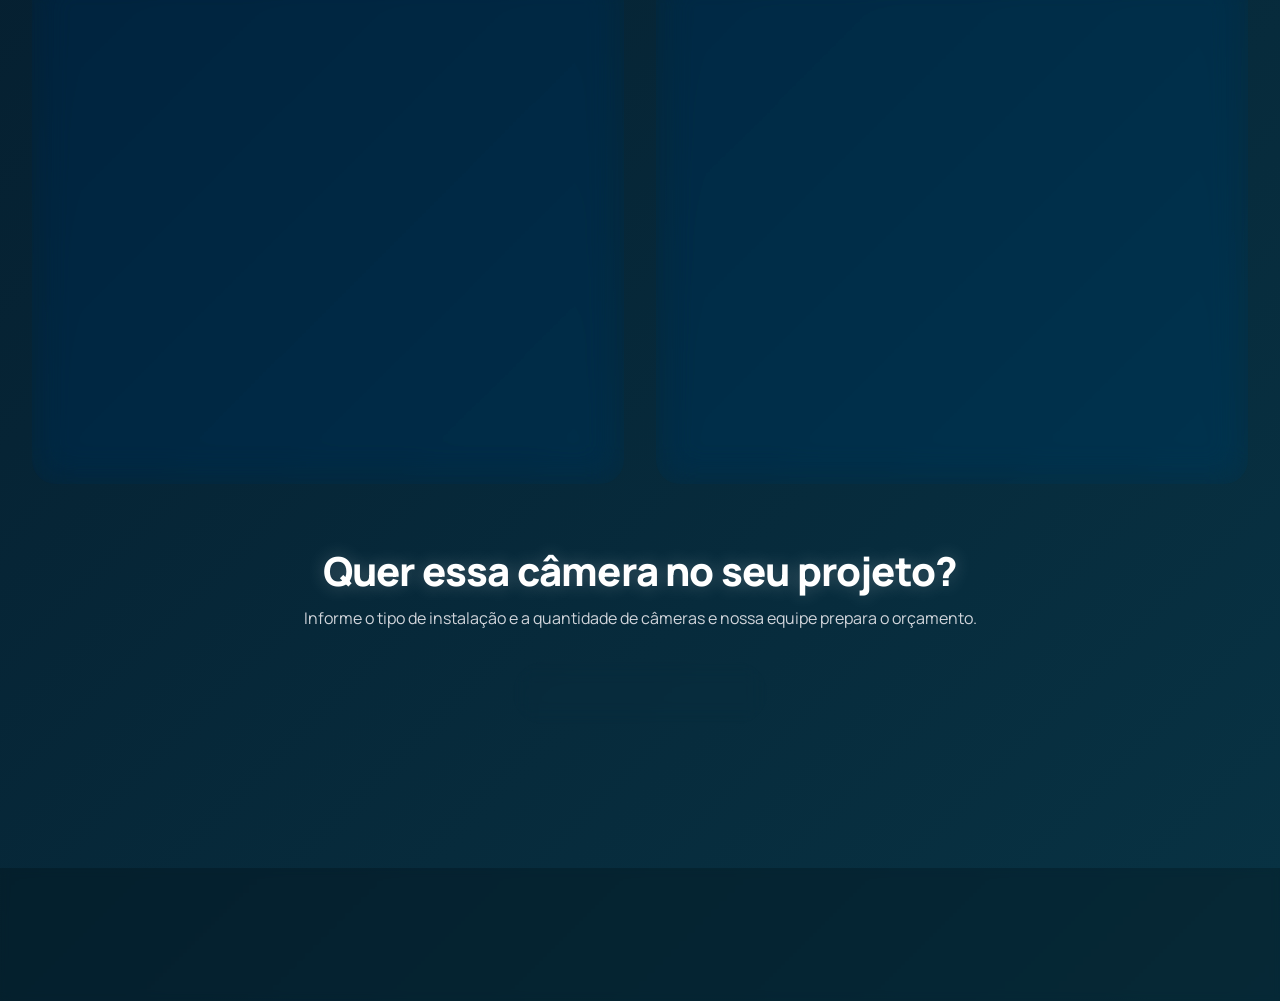
<file: produto-ptz-usb-4k-pro-max.html>
<!DOCTYPE html>
<html lang="pt-BR">
<head>
    <meta charset="UTF-8">
    <meta name="viewport" content="width=device-width, initial-scale=1.0">
    <title>TOKEN LINK PTZ USB 4K PRO MAX - Tokenlink</title>
    <meta name="description" content="Câmera PTZ USB com zoom óptico de 12X, 4K a 30 fps, auto-tracking por IA, HDMI, IP, USB 3.0 Tipo-C e PoE.">
    <meta name="theme-color" content="#020617">
    <meta property="og:type" content="product">
    <meta property="og:locale" content="pt_BR">
    <meta property="og:site_name" content="Tokenlink">
    <meta property="og:title" content="TOKEN LINK PTZ USB 4K PRO MAX">
    <meta property="og:description" content="Zoom óptico de 12X, 4K a 30 fps, auto-tracking por IA, HDMI, IP e USB 3.0.">
    <link rel="icon" href="favicon.svg" type="image/svg+xml">

    <link rel="stylesheet" href="tailwind.css">
    <link rel="stylesheet" href="https://cdnjs.cloudflare.com/ajax/libs/font-awesome/6.4.0/css/all.min.css">
    <link rel="preconnect" href="https://fonts.googleapis.com">
    <link rel="preconnect" href="https://fonts.gstatic.com" crossorigin>
    <link href="https://fonts.googleapis.com/css2?family=Manrope:wght@400;500;600;700;800&display=swap" rel="stylesheet">
    <link rel="stylesheet" href="styles.css">
    <!-- TODO: quando o domínio estiver definido, adicionar "image" (URL absoluta), <link rel="canonical"> e og:image/og:url -->
    <script type="application/ld+json">
    {"@context":"https://schema.org","@type":"Product","name":"TOKEN LINK PTZ USB 4K PRO MAX","brand":{"@type":"Brand","name":"TOKEN LINK"},"description":"Câmera PTZ USB com zoom óptico de 12X, 4K a 30 fps, auto-tracking por IA, HDMI, IP, USB 3.0 Tipo-C e PoE."}
    </script>
</head>
<body class="text-white antialiased selection:bg-cyan-500 selection:text-white">

    <div class="liquid-blob blob-1" aria-hidden="true"></div>
    <div class="liquid-blob blob-2" aria-hidden="true"></div>

    <nav class="site-nav py-4" aria-label="Navegação principal">
        <div class="flex items-center justify-between">
            <a href="index.html" class="flex-shrink-0 flex items-center gap-2" aria-label="Tokenlink - página inicial">
                <img src="img/logo-sm.webp" srcset="img/logo-sm.webp 300w, img/logo.webp 600w" sizes="150px" alt="Tokenlink" width="300" height="80" class="site-logo">
            </a>
            <div class="hidden md:block">
                <div class="ml-10 flex items-center space-x-8">
                    <a href="index.html" class="text-gray-200 hover:text-cyan-400 px-3 py-2 text-sm font-medium transition-colors">Início</a>
                    <a href="produtos.html" aria-current="page" class="text-white font-bold px-3 py-2 text-sm">Catálogo</a>
                    <a href="index.html#contato" class="btn inline-block px-6 py-2 text-sm font-medium">Fale Conosco</a>
                </div>
            </div>
            <button id="menu-toggle" type="button" class="md:hidden text-cyan-200/70 text-2xl w-10 h-10 flex items-center justify-center" aria-label="Abrir menu" aria-controls="mobile-menu" aria-expanded="false">
                <i class="fa-solid fa-bars"></i>
            </button>
        </div>
        <div id="mobile-menu" class="hidden md:hidden mt-4 pt-4 border-t border-cyan-900/50 flex flex-col gap-3">
            <a href="index.html" class="text-gray-200 hover:text-cyan-400 py-2 text-base font-medium transition-colors">Início</a>
            <a href="produtos.html" aria-current="page" class="text-white font-bold py-2 text-base">Catálogo</a>
            <a href="index.html#contato" class="btn px-6 py-3 text-center font-medium">Fale Conosco</a>
        </div>
    </nav>

    <main class="relative z-10">

        <!-- Topo do produto -->
        <section class="pt-36 pb-16 px-4 sm:px-6 lg:px-8 max-w-7xl mx-auto">
            <nav aria-label="Você está aqui" class="text-sm text-cyan-200/70 mb-8 flex flex-wrap items-center gap-2">
                <a href="produtos.html" class="hover:text-cyan-400 transition-colors">Catálogo</a>
                <i class="fa-solid fa-chevron-right text-xs"></i>
                <a href="produtos.html" class="hover:text-cyan-400 transition-colors">Câmeras PTZ</a>
                <i class="fa-solid fa-chevron-right text-xs"></i>
                <span class="text-white">PTZ USB 4K PRO MAX</span>
            </nav>

            <div class="grid grid-cols-1 lg:grid-cols-2 gap-10 lg:gap-14 items-center">

                <!-- Galeria (as fotos têm fundo branco, então ficam em uma "bancada" clara) -->
                <div class="card p-2 w-full max-w-xl mx-auto lg:mx-0">
                    <div data-gallery>
                        <div class="product-stage" data-gallery-stage>
                            <img src="img/4k-frente.webp" alt="Câmera TOKEN LINK PTZ USB 4K PRO MAX, vista frontal" width="1000" height="1000" data-gallery-main>
                        </div>
                        <p class="text-center text-sm text-cyan-200/70 mt-3" data-gallery-caption aria-live="polite">Vista frontal</p>
                        <div class="grid grid-cols-3 gap-2 mt-3 px-1 pb-1">
                            <button type="button" class="thumb" data-full="img/4k-frente.webp" data-bg="#fff" data-label="Vista frontal" aria-label="Ver imagem: Vista frontal" aria-current="true">
                                <img src="img/4k-frente-thumb.webp" alt="Câmera TOKEN LINK PTZ USB 4K PRO MAX, vista frontal" width="300" height="300">
                            </button>
                            <button type="button" class="thumb" data-full="img/4k-traseira.webp" data-bg="#fff" data-label="Vista traseira" aria-label="Ver imagem: Vista traseira">
                                <img src="img/4k-traseira-thumb.webp" alt="Câmera TOKEN LINK PTZ USB 4K PRO MAX, vista traseira com o painel de conexões" width="300" height="300" loading="lazy">
                            </button>
                            <button type="button" class="thumb" data-full="img/4k-interfaces.webp" data-bg="#fff" data-label="Interface e botões" aria-label="Ver imagem: Interface e botões">
                                <img src="img/4k-interfaces-thumb.webp" alt="Painel traseiro com a numeração das interfaces e botões" width="300" height="300" loading="lazy">
                            </button>
                        </div>
                    </div>
                </div>

                <!-- Informações principais -->
                <div class="space-y-6">
                    <div class="inline-block px-4 py-1 rounded-full border border-cyan-400/50 text-cyan-300 text-sm font-semibold backdrop-blur-md bg-cyan-900/20">Câmeras PTZ</div>
                    <h1 class="title-xl title-sm">TOKEN LINK PTZ USB 4K PRO MAX</h1>
                    <p class="text-lg text-gray-300 max-w-xl">
                        Zoom óptico de 12X, 4K a 30 fps, auto-tracking por IA e saída simultânea por HDMI, IP e USB 3.0 Tipo-C, com alimentação por PoE, 12V ou USB. 
                    </p>

                    <ul class="flex flex-wrap gap-2" aria-label="Destaques">
                        <li class="chip">Auto-tracking por IA</li>
                        <li class="chip">4K a 30 fps</li>
                        <li class="chip">USB 3.0 Tipo-C</li>
                        <li class="chip">255 predefinições</li>
                        <li class="chip">VISCA / ONVIF</li>
                        <li class="chip">Redução de ruído 2D/3D</li>
                    </ul>

                    <dl class="grid grid-cols-2 gap-4">
                        <div class="stat"><dt>Zoom óptico</dt><dd>12X</dd></div>
                        <div class="stat"><dt>Resolução máxima</dt><dd>4K30</dd></div>
                        <div class="stat"><dt>Saídas simultâneas</dt><dd>HDMI + IP + USB</dd></div>
                        <div class="stat"><dt>Alimentação</dt><dd>PoE, 12V ou USB 5V</dd></div>
                    </dl>

                    <div class="flex flex-wrap gap-4 pt-2">
                        <a href="index.html?interesse=C%C3%A2meras%20PTZ&amp;produto=TOKEN%20LINK%20PTZ%20USB%204K%20PRO%20MAX#contato" class="btn inline-block py-3 px-8 text-center font-bold">Solicitar orçamento</a>
                        <a href="#" data-whatsapp="Olá, Tokenlink! Tenho interesse na câmera TOKEN LINK PTZ USB 4K PRO MAX. Gostaria de um orçamento." target="_blank" rel="noopener" class="btn btn-wa inline-flex items-center gap-2 py-3 px-8 text-center font-bold">
                            <i class="fa-brands fa-whatsapp text-xl"></i> Chamar no WhatsApp
                        </a>
                    </div>
                </div>
            </div>
        </section>

        <!-- Descrição -->
        <section class="pb-16 px-4 sm:px-6 lg:px-8 max-w-7xl mx-auto">
            <div class="card p-8 md:p-12">
                <h2 class="h-section">Sobre a câmera</h2>
                <div class="prose-hud space-y-5 text-gray-300 leading-relaxed">
                    <p>Projetada para quem busca excelência em transmissões de até 4K a 30 quadros por segundo, a TOKEN LINK PTZ USB 4K PRO MAX combina zoom óptico de 12x e zoom digital de 16x para entregar versatilidade e qualidade de imagem. Seu amplo ângulo de visão horizontal de 71° captura uma área abrangente, ideal para transmissões ao vivo, ambientes corporativos e produções de broadcast.</p>
                    <p><strong class="text-white">Precisão técnica.</strong> As velocidades de pan e tilt, de até 35,7°/s e 31,5°/s, oferecem movimentos suaves e rápidos para acompanhar eventos em tempo real. Com faixa de ±170° na horizontal e de -30° a +90° na vertical, a câmera garante cobertura abrangente em qualquer direção.</p>
                    <p><strong class="text-white">Auto Tracking por IA.</strong> Além do balanço de branco ajustável para cores fiéis, a câmera usa inteligência artificial para identificar e seguir automaticamente o apresentador, mantendo um enquadramento dinâmico e profissional sem a necessidade de um operador dedicado.</p>
                    <p><strong class="text-white">Instalação e presets.</strong> A inversão de imagem amplia as opções de instalação, e a memória de presets permite configurar até 255 posições de câmera. As saídas de imagem via HDMI, IP e USB 3.0 garantem compatibilidade com diversos sistemas, switches e plataformas de streaming.</p>
                    <p><strong class="text-white">Controle e conectividade.</strong> O controle é feito por IR, RS-232, RS-485 e Ethernet, com suporte aos protocolos VISCA e ONVIF. As interfaces HDMI, USB 3.0 e rede permitem a saída simultânea de vídeo em 4K por todas elas.</p>
                </div>
            </div>
        </section>

        <!-- Especificações -->
        <section class="pb-24 px-4 sm:px-6 lg:px-8 max-w-7xl mx-auto">
            <div class="mb-8 border-b border-cyan-900/50 pb-4 flex items-center gap-4">
                <i class="fa-solid fa-sliders text-3xl text-cyan-400"></i>
                <h2 class="h-section" style="margin-bottom:0">Especificações técnicas</h2>
            </div>
            <div class="grid grid-cols-1 lg:grid-cols-2 gap-8">
            <div class="card p-6 h-full">
                <h3 class="h-card flex items-center gap-3 mb-4"><i class="fa-solid fa-camera text-cyan-400"></i>Imagem e lente</h3>
                <dl>
                    <div class="spec-row"><dt>Sinal HDMI (1.4b)</dt><dd>4K 30 / 29,97 / 25 fps · 1080p 30 / 29,97 / 25 fps</dd></div>
                    <div class="spec-row"><dt>Sensor</dt><dd>CMOS de 1/2,5″, 8,42 MP efetivos</dd></div>
                    <div class="spec-row"><dt>Varredura</dt><dd>Progressiva</dd></div>
                    <div class="spec-row"><dt>Lente</dt><dd>Zoom óptico 12X, f = 4,4 mm ~ 52,8 mm, F1,8 ~ F2,6</dd></div>
                    <div class="spec-row"><dt>Zoom digital</dt><dd>16X</dd></div>
                    <div class="spec-row"><dt>Ângulo de visão horizontal</dt><dd>71° ~ 8,2°</dd></div>
                    <div class="spec-row"><dt>Ângulo de visão vertical</dt><dd>42,7° ~ 4,5°</dd></div>
                    <div class="spec-row"><dt>Iluminação mínima</dt><dd>0,5 lux (F1.8, AGC ligado)</dd></div>
                    <div class="spec-row"><dt>Obturador</dt><dd>1/30 s ~ 1/10000 s</dd></div>
                    <div class="spec-row"><dt>Balanço de branco</dt><dd>Auto, interior, ao ar livre, one push, manual, VAR</dd></div>
                    <div class="spec-row"><dt>Foco</dt><dd>Auto, manual, near, far</dd></div>
                    <div class="spec-row"><dt>Compensação de luz de fundo</dt><dd>Suportada</dd></div>
                    <div class="spec-row"><dt>Redução de ruído</dt><dd>Digital 2D e 3D</dd></div>
                    <div class="spec-row"><dt>Relação sinal/ruído</dt><dd>≥ 55 dB</dd></div>
                    <div class="spec-row"><dt>Rastreamento</dt><dd>Auto Tracking por IA</dd></div>
                </dl>
            </div>
            <div class="card p-6 h-full">
                <h3 class="h-card flex items-center gap-3 mb-4"><i class="fa-solid fa-arrows-up-down-left-right text-cyan-400"></i>Movimento PTZ</h3>
                <dl>
                    <div class="spec-row"><dt>Ângulo de pan</dt><dd>±170°</dd></div>
                    <div class="spec-row"><dt>Ângulo de inclinação</dt><dd>-30° ~ +90°</dd></div>
                    <div class="spec-row"><dt>Velocidade de pan</dt><dd>2,7° ~ 35,7°/s</dd></div>
                    <div class="spec-row"><dt>Velocidade de inclinação</dt><dd>2,7° ~ 31,5°/s</dd></div>
                    <div class="spec-row"><dt>Predefinições</dt><dd>255, com precisão de 0,1°</dd></div>
                    <div class="spec-row"><dt>Recursos de imagem</dt><dd>Inversão e congelamento de imagem</dd></div>
                </dl>
            </div>
            <div class="card p-6 h-full">
                <h3 class="h-card flex items-center gap-3 mb-4"><i class="fa-solid fa-usb text-cyan-400"></i>USB</h3>
                <dl>
                    <div class="spec-row"><dt>Sistemas compatíveis</dt><dd>Windows 7, 8, 10, 11, macOS, Linux</dd></div>
                    <div class="spec-row"><dt>Compressão</dt><dd>YUY2 / MJPEG / H.264 / H.265</dd></div>
                    <div class="spec-row"><dt>Resolução YUY2</dt><dd>Máx. 1440p/30 fps</dd></div>
                    <div class="spec-row"><dt>Resolução MJPEG</dt><dd>Máx. 2160p/30 fps</dd></div>
                    <div class="spec-row"><dt>Resolução H.264</dt><dd>Máx. 2160p/30 fps</dd></div>
                    <div class="spec-row"><dt>Resolução H.265</dt><dd>Máx. 2160p/30 fps</dd></div>
                    <div class="spec-row"><dt>Protocolo</dt><dd>UVC 1.1 ~ 1.5</dd></div>
                    <div class="spec-row"><dt>Controle PTZ via USB</dt><dd>Suportado</dd></div>
                </dl>
            </div>
            <div class="card p-6 h-full">
                <h3 class="h-card flex items-center gap-3 mb-4"><i class="fa-solid fa-network-wired text-cyan-400"></i>Rede e áudio</h3>
                <dl>
                    <div class="spec-row"><dt>Codificação de vídeo</dt><dd>H.265 / H.264 / MJPEG</dd></div>
                    <div class="spec-row"><dt>Streams</dt><dd>Principal e secundário</dd></div>
                    <div class="spec-row"><dt>Stream principal</dt><dd>3840×2160, 1920×1080, 1280×720, etc.</dd></div>
                    <div class="spec-row"><dt>Stream secundário</dt><dd>1920×1080, 1280×720, 1024×576, etc.</dd></div>
                    <div class="spec-row"><dt>Taxa de bits de vídeo</dt><dd>32 Kbps ~ 6144 Kbps (VBR ou CBR)</dd></div>
                    <div class="spec-row"><dt>Taxa de quadros (rede)</dt><dd>50 Hz: 1 ~ 25 fps · 60 Hz: 1 ~ 30 fps</dd></div>
                    <div class="spec-row"><dt>Compressão de áudio</dt><dd>AAC a 96, 128 ou 256 Kbps</dd></div>
                    <div class="spec-row"><dt>Protocolos</dt><dd>TCP/IP, HTTP, RTSP, RTMP(S), ONVIF, DHCP, SRT, Multicast</dd></div>
                </dl>
            </div>
            <div class="card p-6 h-full">
                <h3 class="h-card flex items-center gap-3 mb-4"><i class="fa-solid fa-plug text-cyan-400"></i>Conexões</h3>
                <dl>
                    <div class="spec-row"><dt>Saída de vídeo</dt><dd>1x HDMI 1.4b</dd></div>
                    <div class="spec-row"><dt>Rede</dt><dd>1x RJ-45 10M/100M adaptável</dd></div>
                    <div class="spec-row"><dt>Entrada de áudio</dt><dd>1x Line In (jack 3,5 mm)</dd></div>
                    <div class="spec-row"><dt>USB</dt><dd>1x USB 3.0 Tipo-C</dd></div>
                    <div class="spec-row"><dt>RS-232</dt><dd>1x Mini DIN de 8 pinos, até 30 m</dd></div>
                    <div class="spec-row"><dt>RS-485</dt><dd>1x Phoenix de 2 pinos, até 1200 m</dd></div>
                    <div class="spec-row"><dt>Protocolos de controle</dt><dd>VISCA / Pelco-D / Pelco-P</dd></div>
                    <div class="spec-row"><dt>Entrada de energia</dt><dd>JEITA (DC 12V) / USB Tipo-C (5V) / PoE</dd></div>
                </dl>
            </div>
            <div class="card p-6 h-full">
                <h3 class="h-card flex items-center gap-3 mb-4"><i class="fa-solid fa-bolt text-cyan-400"></i>Alimentação e físico</h3>
                <dl>
                    <div class="spec-row"><dt>Tensão de entrada</dt><dd>DC 12V / USB 5V / PoE (802.3af)</dd></div>
                    <div class="spec-row"><dt>Corrente</dt><dd>12V 1,0 A (máx.) / 5V 1,5 A (máx.)</dd></div>
                    <div class="spec-row"><dt>Consumo</dt><dd>12 W (máx.)</dd></div>
                    <div class="spec-row"><dt>Temperatura de operação</dt><dd>-10 °C ~ 40 °C</dd></div>
                    <div class="spec-row"><dt>Temperatura de armazenamento</dt><dd>-40 °C ~ 60 °C</dd></div>
                    <div class="spec-row"><dt>Dimensões</dt><dd>144 × 144 × 166,4 mm</dd></div>
                    <div class="spec-row"><dt>Peso líquido</dt><dd>1,41 kg</dd></div>
                    <div class="spec-row"><dt>Conteúdo da embalagem</dt><dd>Câmera, cabo USB, controle remoto IR, suporte de teto, fonte de alimentação, manual</dd></div>
                    <div class="spec-row"><dt>Garantia</dt><dd>12 meses</dd></div>
                </dl>
            </div>
            </div>

            <div class="mt-16 text-center">
                <h2 class="h-section">Quer essa câmera no seu projeto?</h2>
                <p class="text-gray-300 mb-8">Informe o tipo de instalação e a quantidade de câmeras e nossa equipe prepara o orçamento.</p>
                <a href="index.html?interesse=C%C3%A2meras%20PTZ&amp;produto=TOKEN%20LINK%20PTZ%20USB%204K%20PRO%20MAX#contato" class="btn inline-block py-4 px-10 text-lg font-bold">Solicitar orçamento</a>
            </div>
        </section>
    </main>

    <footer class="relative z-10 border-t border-cyan-900/50 bg-black/20 backdrop-blur-sm py-12 mt-12">
        <div class="max-w-7xl mx-auto px-4 sm:px-6 lg:px-8 flex flex-col md:flex-row justify-between items-center">
            <div class="flex items-center gap-2 mb-4 md:mb-0">
                <img src="img/logo-sm.webp" srcset="img/logo-sm.webp 300w, img/logo.webp 600w" sizes="130px" alt="Tokenlink" width="300" height="80" loading="lazy" class="site-logo site-logo--footer">
            </div>
            <p class="text-cyan-200/70 text-sm text-center md:text-left">&copy; 2026 Tokenlink Soluções Audiovisuais.</p>
        </div>
    </footer>

    <script src="script.js"></script>
</body>
</html>
</file>
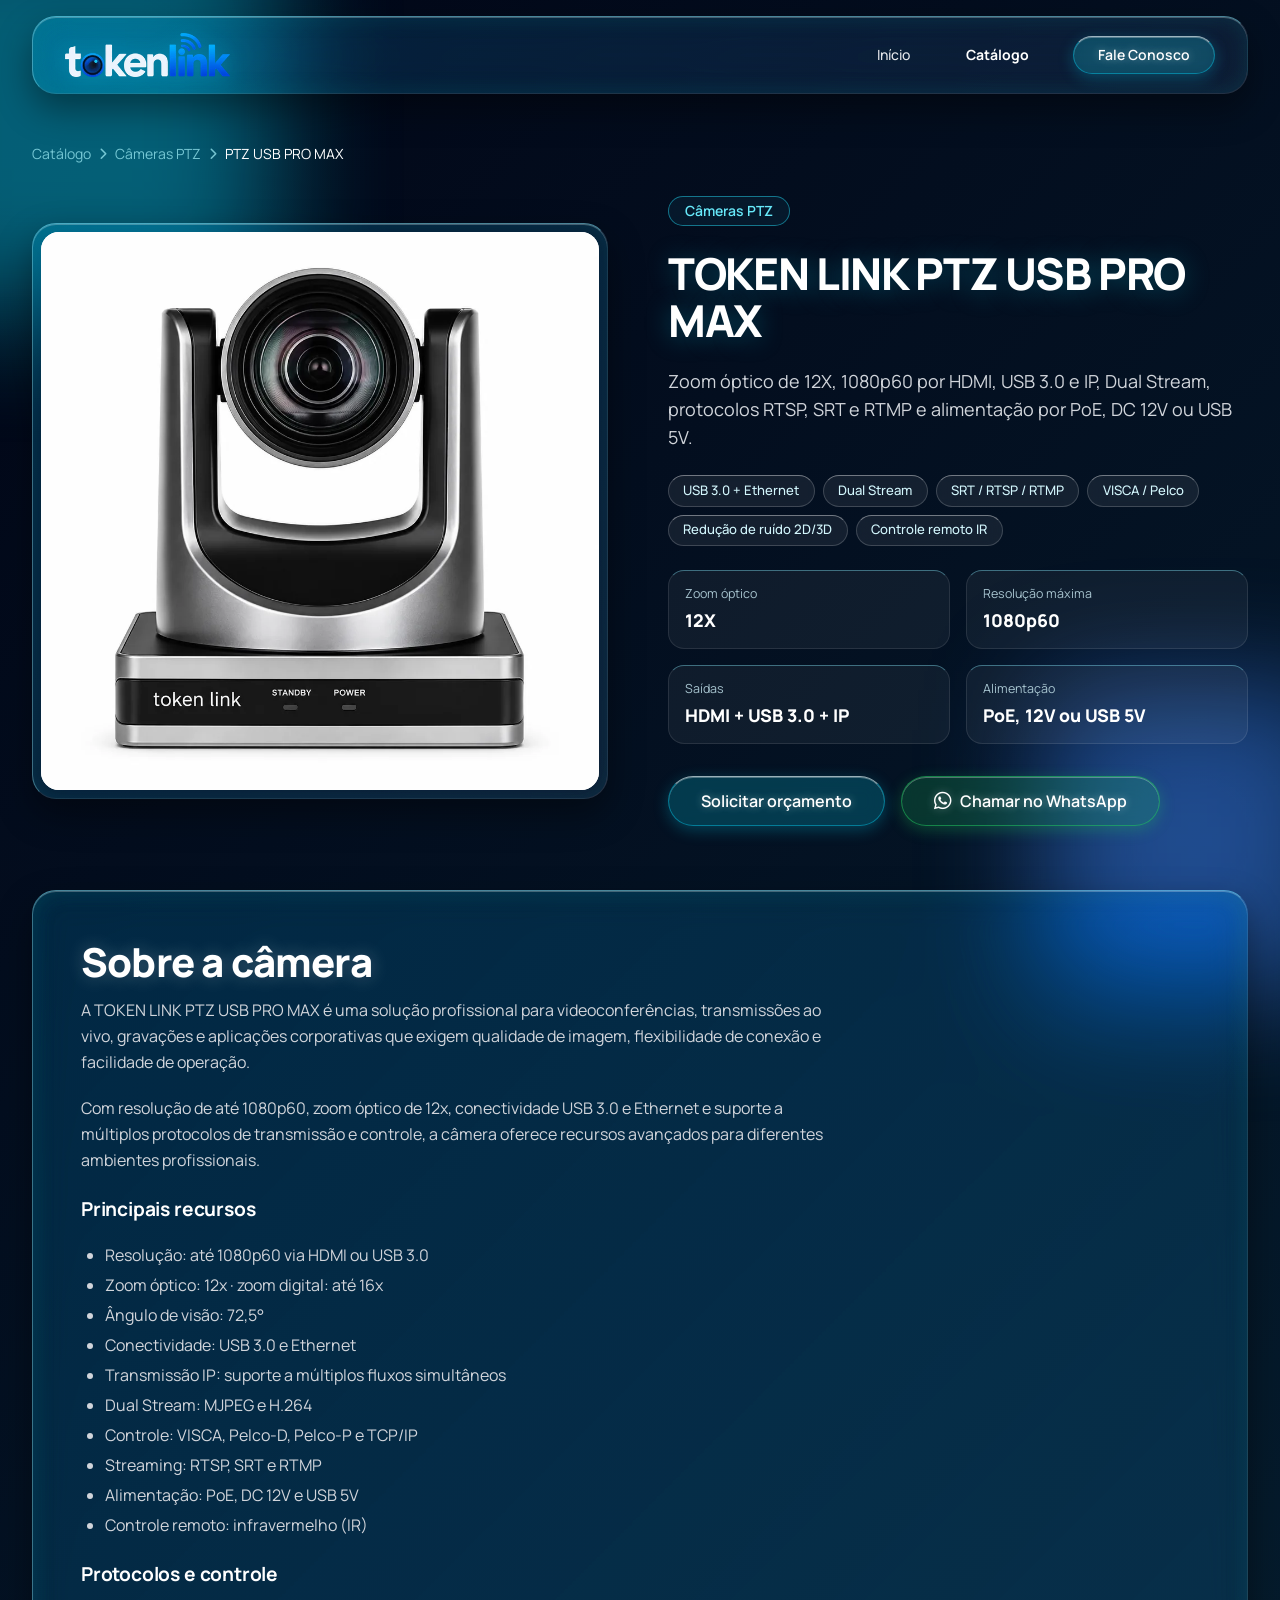
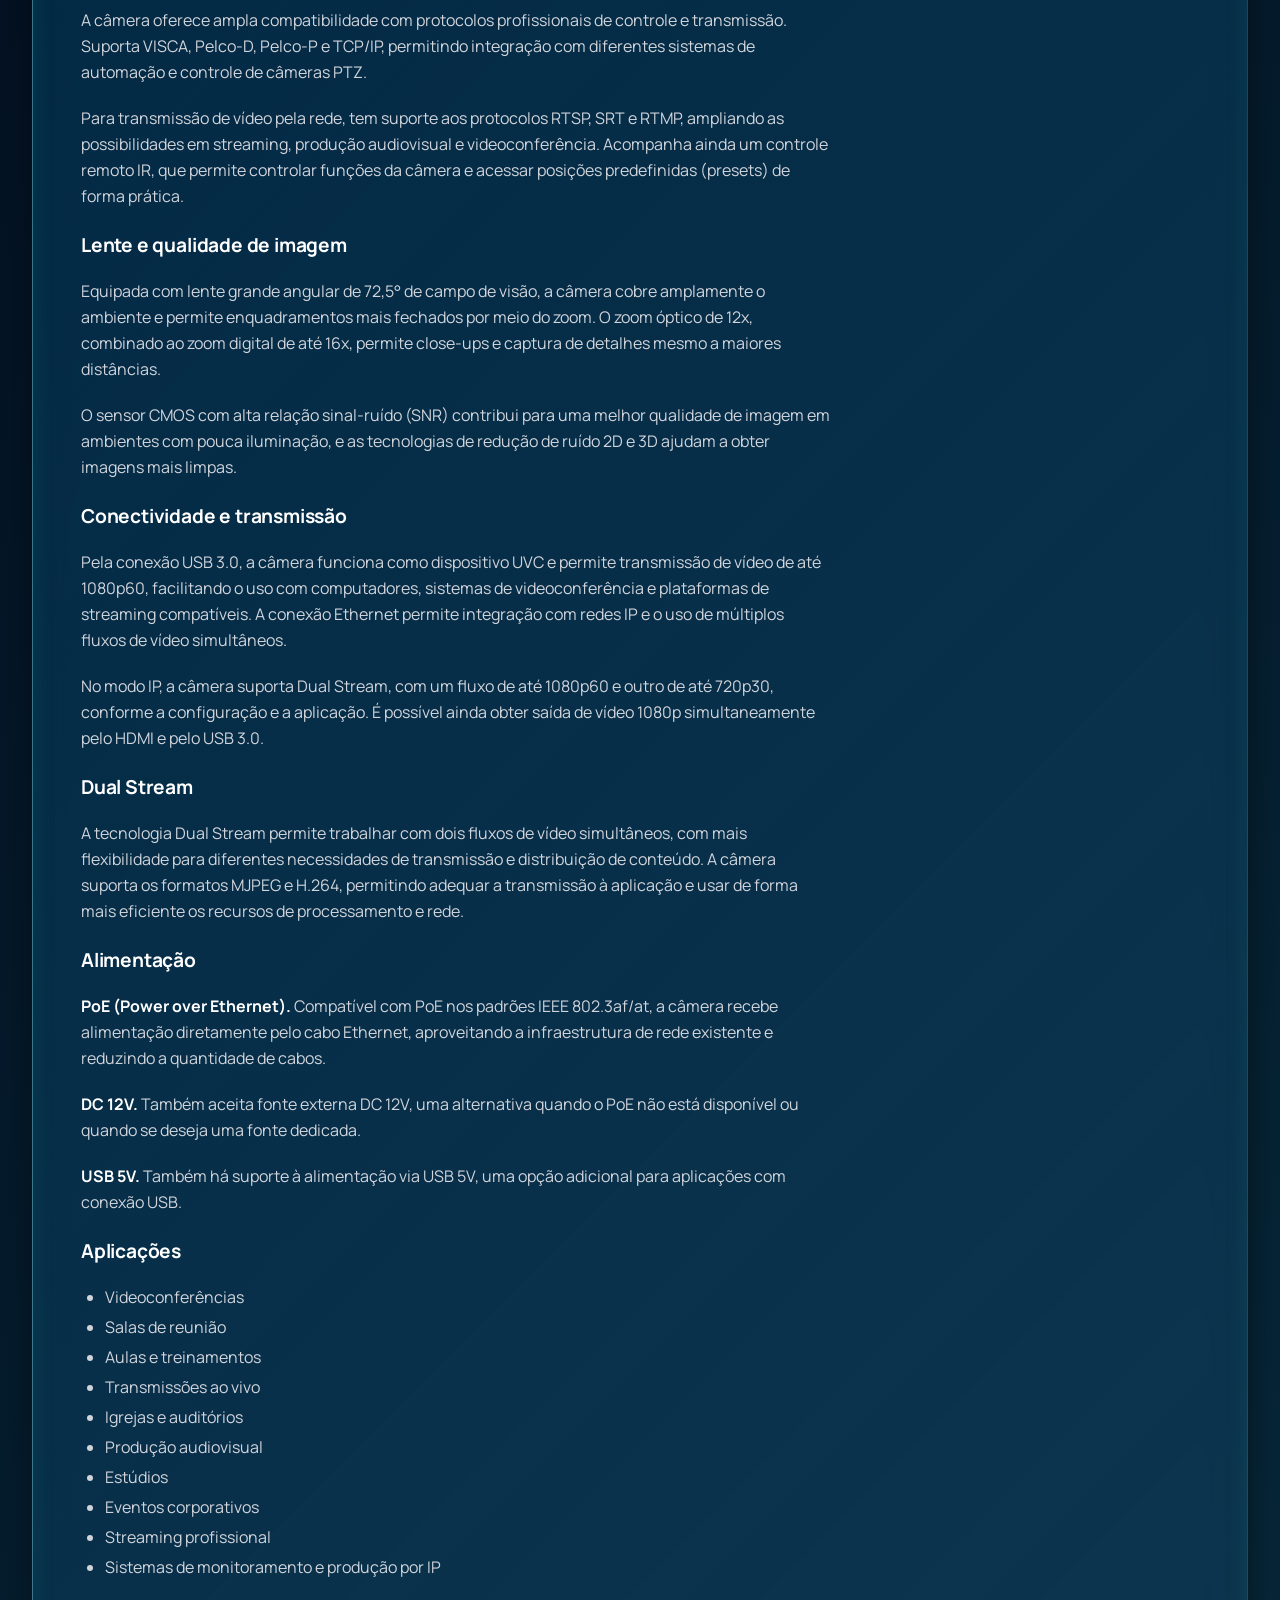
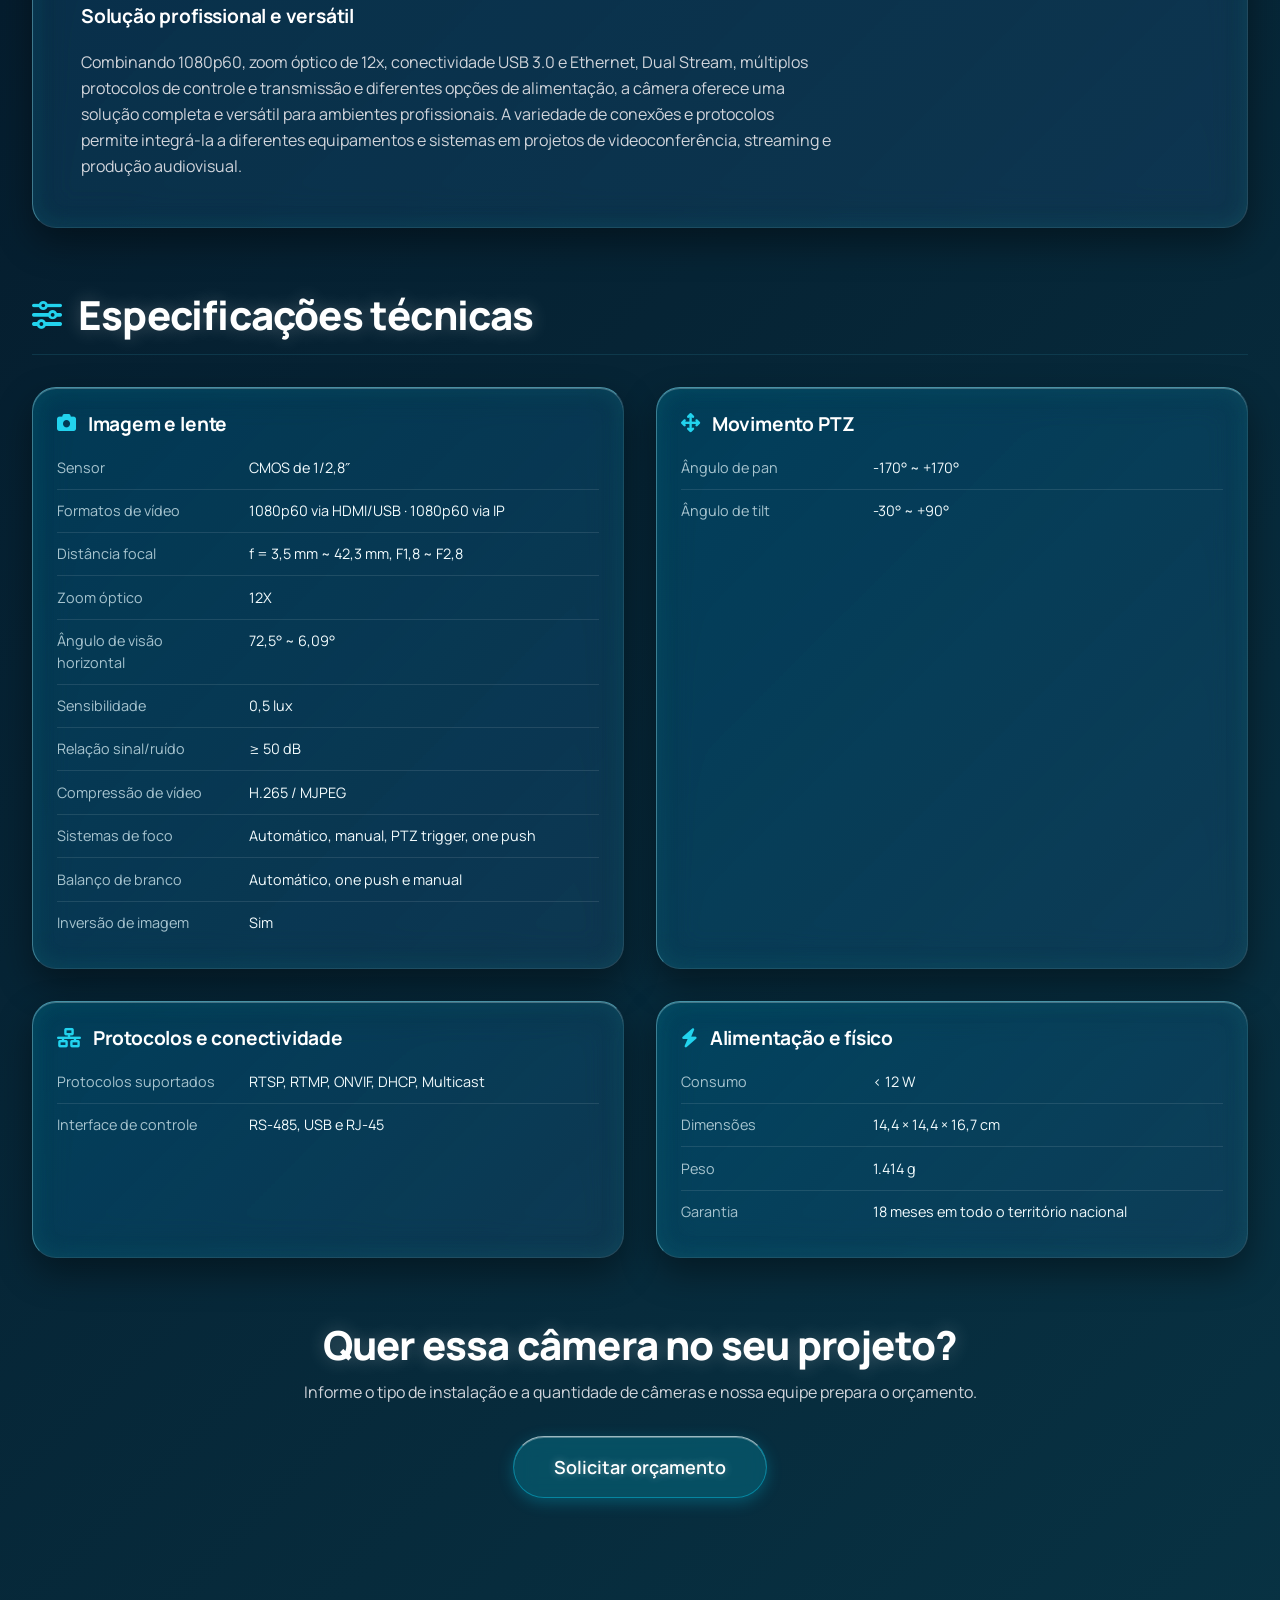
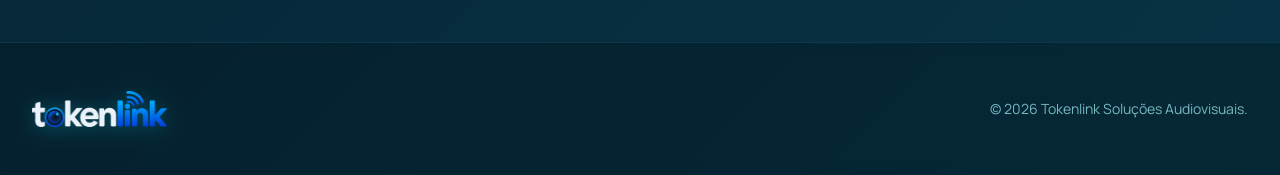
<file: produto-ptz-usb-pro-max.html>
<!DOCTYPE html>
<html lang="pt-BR">
<head>
    <meta charset="UTF-8">
    <meta name="viewport" content="width=device-width, initial-scale=1.0">
    <title>TOKEN LINK PTZ USB PRO MAX - Tokenlink</title>
    <meta name="description" content="Câmera PTZ com zoom óptico de 12X, 1080p60 por HDMI, USB 3.0 e IP, Dual Stream, RTSP, SRT, RTMP e alimentação por PoE, DC 12V ou USB 5V.">
    <meta name="theme-color" content="#020617">
    <meta property="og:type" content="product">
    <meta property="og:locale" content="pt_BR">
    <meta property="og:site_name" content="Tokenlink">
    <meta property="og:title" content="TOKEN LINK PTZ USB PRO MAX">
    <meta property="og:description" content="Zoom óptico de 12X, 1080p60 por HDMI, USB 3.0 e IP, Dual Stream e alimentação PoE, 12V ou USB.">
    <link rel="icon" href="favicon.svg" type="image/svg+xml">

    <link rel="stylesheet" href="tailwind.css">
    <link rel="stylesheet" href="https://cdnjs.cloudflare.com/ajax/libs/font-awesome/6.4.0/css/all.min.css">
    <link rel="preconnect" href="https://fonts.googleapis.com">
    <link rel="preconnect" href="https://fonts.gstatic.com" crossorigin>
    <link href="https://fonts.googleapis.com/css2?family=Manrope:wght@400;500;600;700;800&display=swap" rel="stylesheet">
    <link rel="stylesheet" href="styles.css">
    <!-- TODO: quando o domínio estiver definido, adicionar "image" (URL absoluta), <link rel="canonical"> e og:image/og:url -->
    <script type="application/ld+json">
    {"@context":"https://schema.org","@type":"Product","name":"TOKEN LINK PTZ USB PRO MAX","brand":{"@type":"Brand","name":"TOKEN LINK"},"description":"Câmera PTZ com zoom óptico de 12X, 1080p60 por HDMI, USB 3.0 e IP, Dual Stream, RTSP, SRT, RTMP e alimentação por PoE, DC 12V ou USB 5V."}
    </script>
</head>
<body class="text-white antialiased selection:bg-cyan-500 selection:text-white">

    <div class="liquid-blob blob-1" aria-hidden="true"></div>
    <div class="liquid-blob blob-2" aria-hidden="true"></div>

    <nav class="site-nav py-4" aria-label="Navegação principal">
        <div class="flex items-center justify-between">
            <a href="index.html" class="flex-shrink-0 flex items-center gap-2" aria-label="Tokenlink - página inicial">
                <img src="img/logo-sm.webp" srcset="img/logo-sm.webp 300w, img/logo.webp 600w" sizes="150px" alt="Tokenlink" width="300" height="80" class="site-logo">
            </a>
            <div class="hidden md:block">
                <div class="ml-10 flex items-center space-x-8">
                    <a href="index.html" class="text-gray-200 hover:text-cyan-400 px-3 py-2 text-sm font-medium transition-colors">Início</a>
                    <a href="produtos.html" aria-current="page" class="text-white font-bold px-3 py-2 text-sm">Catálogo</a>
                    <a href="index.html#contato" class="btn inline-block px-6 py-2 text-sm font-medium">Fale Conosco</a>
                </div>
            </div>
            <button id="menu-toggle" type="button" class="md:hidden text-cyan-200/70 text-2xl w-10 h-10 flex items-center justify-center" aria-label="Abrir menu" aria-controls="mobile-menu" aria-expanded="false">
                <i class="fa-solid fa-bars"></i>
            </button>
        </div>
        <div id="mobile-menu" class="hidden md:hidden mt-4 pt-4 border-t border-cyan-900/50 flex flex-col gap-3">
            <a href="index.html" class="text-gray-200 hover:text-cyan-400 py-2 text-base font-medium transition-colors">Início</a>
            <a href="produtos.html" aria-current="page" class="text-white font-bold py-2 text-base">Catálogo</a>
            <a href="index.html#contato" class="btn px-6 py-3 text-center font-medium">Fale Conosco</a>
        </div>
    </nav>

    <main class="relative z-10">

        <!-- Topo do produto -->
        <section class="pt-36 pb-16 px-4 sm:px-6 lg:px-8 max-w-7xl mx-auto">
            <nav aria-label="Você está aqui" class="text-sm text-cyan-200/70 mb-8 flex flex-wrap items-center gap-2">
                <a href="produtos.html" class="hover:text-cyan-400 transition-colors">Catálogo</a>
                <i class="fa-solid fa-chevron-right text-xs"></i>
                <a href="produtos.html" class="hover:text-cyan-400 transition-colors">Câmeras PTZ</a>
                <i class="fa-solid fa-chevron-right text-xs"></i>
                <span class="text-white">PTZ USB PRO MAX</span>
            </nav>

            <div class="grid grid-cols-1 lg:grid-cols-2 gap-10 lg:gap-14 items-center">

                <!-- Galeria (as fotos têm fundo branco, então ficam em uma "bancada" clara) -->
                <div class="card p-2 w-full max-w-xl mx-auto lg:mx-0">
                    <div data-gallery>
                        <div class="product-stage" data-gallery-stage>
                            <img src="img/usbpro-frente.webp" alt="Câmera TOKEN LINK PTZ USB PRO MAX, vista frontal" width="1000" height="1000" data-gallery-main>
                        </div>
                    </div>
                </div>

                <!-- Informações principais -->
                <div class="space-y-6">
                    <div class="inline-block px-4 py-1 rounded-full border border-cyan-400/50 text-cyan-300 text-sm font-semibold backdrop-blur-md bg-cyan-900/20">Câmeras PTZ</div>
                    <h1 class="title-xl title-sm">TOKEN LINK PTZ USB PRO MAX</h1>
                    <p class="text-lg text-gray-300 max-w-xl">
                        Zoom óptico de 12X, 1080p60 por HDMI, USB 3.0 e IP, Dual Stream, protocolos RTSP, SRT e RTMP e alimentação por PoE, DC 12V ou USB 5V. 
                    </p>

                    <ul class="flex flex-wrap gap-2" aria-label="Destaques">
                        <li class="chip">USB 3.0 + Ethernet</li>
                        <li class="chip">Dual Stream</li>
                        <li class="chip">SRT / RTSP / RTMP</li>
                        <li class="chip">VISCA / Pelco</li>
                        <li class="chip">Redução de ruído 2D/3D</li>
                        <li class="chip">Controle remoto IR</li>
                    </ul>

                    <dl class="grid grid-cols-2 gap-4">
                        <div class="stat"><dt>Zoom óptico</dt><dd>12X</dd></div>
                        <div class="stat"><dt>Resolução máxima</dt><dd>1080p60</dd></div>
                        <div class="stat"><dt>Saídas</dt><dd>HDMI + USB 3.0 + IP</dd></div>
                        <div class="stat"><dt>Alimentação</dt><dd>PoE, 12V ou USB 5V</dd></div>
                    </dl>

                    <div class="flex flex-wrap gap-4 pt-2">
                        <a href="index.html?interesse=C%C3%A2meras%20PTZ&amp;produto=TOKEN%20LINK%20PTZ%20USB%20PRO%20MAX#contato" class="btn inline-block py-3 px-8 text-center font-bold">Solicitar orçamento</a>
                        <a href="#" data-whatsapp="Olá, Tokenlink! Tenho interesse na câmera TOKEN LINK PTZ USB PRO MAX. Gostaria de um orçamento." target="_blank" rel="noopener" class="btn btn-wa inline-flex items-center gap-2 py-3 px-8 text-center font-bold">
                            <i class="fa-brands fa-whatsapp text-xl"></i> Chamar no WhatsApp
                        </a>
                    </div>
                </div>
            </div>
        </section>

        <!-- Descrição -->
        <section class="pb-16 px-4 sm:px-6 lg:px-8 max-w-7xl mx-auto">
            <div class="card p-8 md:p-12">
                <h2 class="h-section">Sobre a câmera</h2>
                <div class="prose-hud space-y-5 text-gray-300 leading-relaxed">
                    <p>A TOKEN LINK PTZ USB PRO MAX é uma solução profissional para videoconferências, transmissões ao vivo, gravações e aplicações corporativas que exigem qualidade de imagem, flexibilidade de conexão e facilidade de operação.</p>
                    <p>Com resolução de até 1080p60, zoom óptico de 12x, conectividade USB 3.0 e Ethernet e suporte a múltiplos protocolos de transmissão e controle, a câmera oferece recursos avançados para diferentes ambientes profissionais.</p>
<h3 class="h-card" style="margin-top:1.5rem;margin-bottom:0">Principais recursos</h3>
<ul class="list-disc pl-6 space-y-1"><li>Resolução: até 1080p60 via HDMI ou USB 3.0</li><li>Zoom óptico: 12x · zoom digital: até 16x</li><li>Ângulo de visão: 72,5°</li><li>Conectividade: USB 3.0 e Ethernet</li><li>Transmissão IP: suporte a múltiplos fluxos simultâneos</li><li>Dual Stream: MJPEG e H.264</li><li>Controle: VISCA, Pelco-D, Pelco-P e TCP/IP</li><li>Streaming: RTSP, SRT e RTMP</li><li>Alimentação: PoE, DC 12V e USB 5V</li><li>Controle remoto: infravermelho (IR)</li></ul>
<h3 class="h-card" style="margin-top:1.5rem;margin-bottom:0">Protocolos e controle</h3>
                    <p>A câmera oferece ampla compatibilidade com protocolos profissionais de controle e transmissão. Suporta VISCA, Pelco-D, Pelco-P e TCP/IP, permitindo integração com diferentes sistemas de automação e controle de câmeras PTZ.</p>
                    <p>Para transmissão de vídeo pela rede, tem suporte aos protocolos RTSP, SRT e RTMP, ampliando as possibilidades em streaming, produção audiovisual e videoconferência. Acompanha ainda um controle remoto IR, que permite controlar funções da câmera e acessar posições predefinidas (presets) de forma prática.</p>
<h3 class="h-card" style="margin-top:1.5rem;margin-bottom:0">Lente e qualidade de imagem</h3>
                    <p>Equipada com lente grande angular de 72,5° de campo de visão, a câmera cobre amplamente o ambiente e permite enquadramentos mais fechados por meio do zoom. O zoom óptico de 12x, combinado ao zoom digital de até 16x, permite close-ups e captura de detalhes mesmo a maiores distâncias.</p>
                    <p>O sensor CMOS com alta relação sinal-ruído (SNR) contribui para uma melhor qualidade de imagem em ambientes com pouca iluminação, e as tecnologias de redução de ruído 2D e 3D ajudam a obter imagens mais limpas.</p>
<h3 class="h-card" style="margin-top:1.5rem;margin-bottom:0">Conectividade e transmissão</h3>
                    <p>Pela conexão USB 3.0, a câmera funciona como dispositivo UVC e permite transmissão de vídeo de até 1080p60, facilitando o uso com computadores, sistemas de videoconferência e plataformas de streaming compatíveis. A conexão Ethernet permite integração com redes IP e o uso de múltiplos fluxos de vídeo simultâneos.</p>
                    <p>No modo IP, a câmera suporta Dual Stream, com um fluxo de até 1080p60 e outro de até 720p30, conforme a configuração e a aplicação. É possível ainda obter saída de vídeo 1080p simultaneamente pelo HDMI e pelo USB 3.0.</p>
<h3 class="h-card" style="margin-top:1.5rem;margin-bottom:0">Dual Stream</h3>
                    <p>A tecnologia Dual Stream permite trabalhar com dois fluxos de vídeo simultâneos, com mais flexibilidade para diferentes necessidades de transmissão e distribuição de conteúdo. A câmera suporta os formatos MJPEG e H.264, permitindo adequar a transmissão à aplicação e usar de forma mais eficiente os recursos de processamento e rede.</p>
<h3 class="h-card" style="margin-top:1.5rem;margin-bottom:0">Alimentação</h3>
                    <p><strong class="text-white">PoE (Power over Ethernet).</strong> Compatível com PoE nos padrões IEEE 802.3af/at, a câmera recebe alimentação diretamente pelo cabo Ethernet, aproveitando a infraestrutura de rede existente e reduzindo a quantidade de cabos.</p>
                    <p><strong class="text-white">DC 12V.</strong> Também aceita fonte externa DC 12V, uma alternativa quando o PoE não está disponível ou quando se deseja uma fonte dedicada.</p>
                    <p><strong class="text-white">USB 5V.</strong> Também há suporte à alimentação via USB 5V, uma opção adicional para aplicações com conexão USB.</p>
<h3 class="h-card" style="margin-top:1.5rem;margin-bottom:0">Aplicações</h3>
<ul class="list-disc pl-6 space-y-1"><li>Videoconferências</li><li>Salas de reunião</li><li>Aulas e treinamentos</li><li>Transmissões ao vivo</li><li>Igrejas e auditórios</li><li>Produção audiovisual</li><li>Estúdios</li><li>Eventos corporativos</li><li>Streaming profissional</li><li>Sistemas de monitoramento e produção por IP</li></ul>
<h3 class="h-card" style="margin-top:1.5rem;margin-bottom:0">Solução profissional e versátil</h3>
                    <p>Combinando 1080p60, zoom óptico de 12x, conectividade USB 3.0 e Ethernet, Dual Stream, múltiplos protocolos de controle e transmissão e diferentes opções de alimentação, a câmera oferece uma solução completa e versátil para ambientes profissionais. A variedade de conexões e protocolos permite integrá-la a diferentes equipamentos e sistemas em projetos de videoconferência, streaming e produção audiovisual.</p>
                </div>
            </div>
        </section>

        <!-- Especificações -->
        <section class="pb-24 px-4 sm:px-6 lg:px-8 max-w-7xl mx-auto">
            <div class="mb-8 border-b border-cyan-900/50 pb-4 flex items-center gap-4">
                <i class="fa-solid fa-sliders text-3xl text-cyan-400"></i>
                <h2 class="h-section" style="margin-bottom:0">Especificações técnicas</h2>
            </div>
            <div class="grid grid-cols-1 lg:grid-cols-2 gap-8">
            <div class="card p-6 h-full">
                <h3 class="h-card flex items-center gap-3 mb-4"><i class="fa-solid fa-camera text-cyan-400"></i>Imagem e lente</h3>
                <dl>
                    <div class="spec-row"><dt>Sensor</dt><dd>CMOS de 1/2,8″</dd></div>
                    <div class="spec-row"><dt>Formatos de vídeo</dt><dd>1080p60 via HDMI/USB · 1080p60 via IP</dd></div>
                    <div class="spec-row"><dt>Distância focal</dt><dd>f = 3,5 mm ~ 42,3 mm, F1,8 ~ F2,8</dd></div>
                    <div class="spec-row"><dt>Zoom óptico</dt><dd>12X</dd></div>
                    <div class="spec-row"><dt>Ângulo de visão horizontal</dt><dd>72,5° ~ 6,09°</dd></div>
                    <div class="spec-row"><dt>Sensibilidade</dt><dd>0,5 lux</dd></div>
                    <div class="spec-row"><dt>Relação sinal/ruído</dt><dd>≥ 50 dB</dd></div>
                    <div class="spec-row"><dt>Compressão de vídeo</dt><dd>H.265 / MJPEG</dd></div>
                    <div class="spec-row"><dt>Sistemas de foco</dt><dd>Automático, manual, PTZ trigger, one push</dd></div>
                    <div class="spec-row"><dt>Balanço de branco</dt><dd>Automático, one push e manual</dd></div>
                    <div class="spec-row"><dt>Inversão de imagem</dt><dd>Sim</dd></div>
                </dl>
            </div>
            <div class="card p-6 h-full">
                <h3 class="h-card flex items-center gap-3 mb-4"><i class="fa-solid fa-arrows-up-down-left-right text-cyan-400"></i>Movimento PTZ</h3>
                <dl>
                    <div class="spec-row"><dt>Ângulo de pan</dt><dd>-170° ~ +170°</dd></div>
                    <div class="spec-row"><dt>Ângulo de tilt</dt><dd>-30° ~ +90°</dd></div>
                </dl>
            </div>
            <div class="card p-6 h-full">
                <h3 class="h-card flex items-center gap-3 mb-4"><i class="fa-solid fa-network-wired text-cyan-400"></i>Protocolos e conectividade</h3>
                <dl>
                    <div class="spec-row"><dt>Protocolos suportados</dt><dd>RTSP, RTMP, ONVIF, DHCP, Multicast</dd></div>
                    <div class="spec-row"><dt>Interface de controle</dt><dd>RS-485, USB e RJ-45</dd></div>
                </dl>
            </div>
            <div class="card p-6 h-full">
                <h3 class="h-card flex items-center gap-3 mb-4"><i class="fa-solid fa-bolt text-cyan-400"></i>Alimentação e físico</h3>
                <dl>
                    <div class="spec-row"><dt>Consumo</dt><dd>&lt; 12 W</dd></div>
                    <div class="spec-row"><dt>Dimensões</dt><dd>14,4 × 14,4 × 16,7 cm</dd></div>
                    <div class="spec-row"><dt>Peso</dt><dd>1.414 g</dd></div>
                    <div class="spec-row"><dt>Garantia</dt><dd>18 meses em todo o território nacional</dd></div>
                </dl>
            </div>
            </div>

            <div class="mt-16 text-center">
                <h2 class="h-section">Quer essa câmera no seu projeto?</h2>
                <p class="text-gray-300 mb-8">Informe o tipo de instalação e a quantidade de câmeras e nossa equipe prepara o orçamento.</p>
                <a href="index.html?interesse=C%C3%A2meras%20PTZ&amp;produto=TOKEN%20LINK%20PTZ%20USB%20PRO%20MAX#contato" class="btn inline-block py-4 px-10 text-lg font-bold">Solicitar orçamento</a>
            </div>
        </section>
    </main>

    <footer class="relative z-10 border-t border-cyan-900/50 bg-black/20 backdrop-blur-sm py-12 mt-12">
        <div class="max-w-7xl mx-auto px-4 sm:px-6 lg:px-8 flex flex-col md:flex-row justify-between items-center">
            <div class="flex items-center gap-2 mb-4 md:mb-0">
                <img src="img/logo-sm.webp" srcset="img/logo-sm.webp 300w, img/logo.webp 600w" sizes="130px" alt="Tokenlink" width="300" height="80" loading="lazy" class="site-logo site-logo--footer">
            </div>
            <p class="text-cyan-200/70 text-sm text-center md:text-left">&copy; 2026 Tokenlink Soluções Audiovisuais.</p>
        </div>
    </footer>

    <script src="script.js"></script>
</body>
</html>
</file>
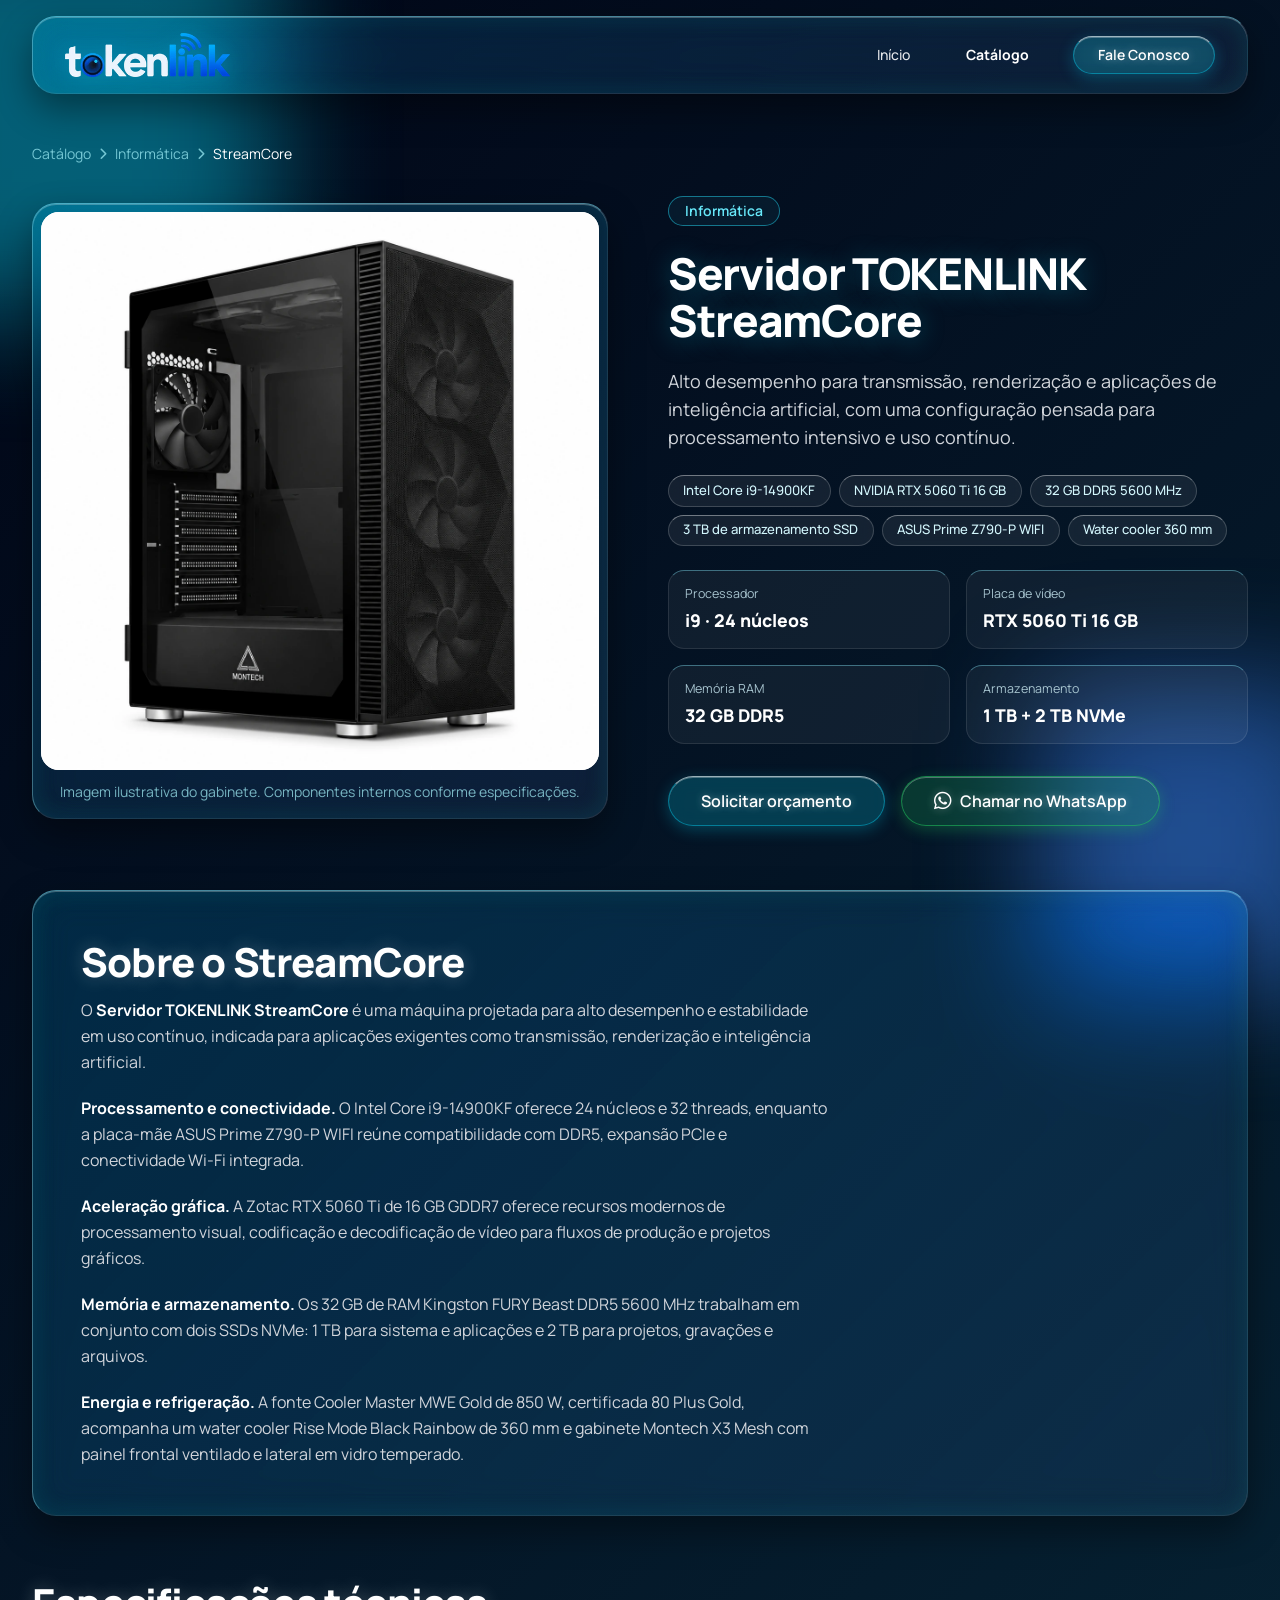
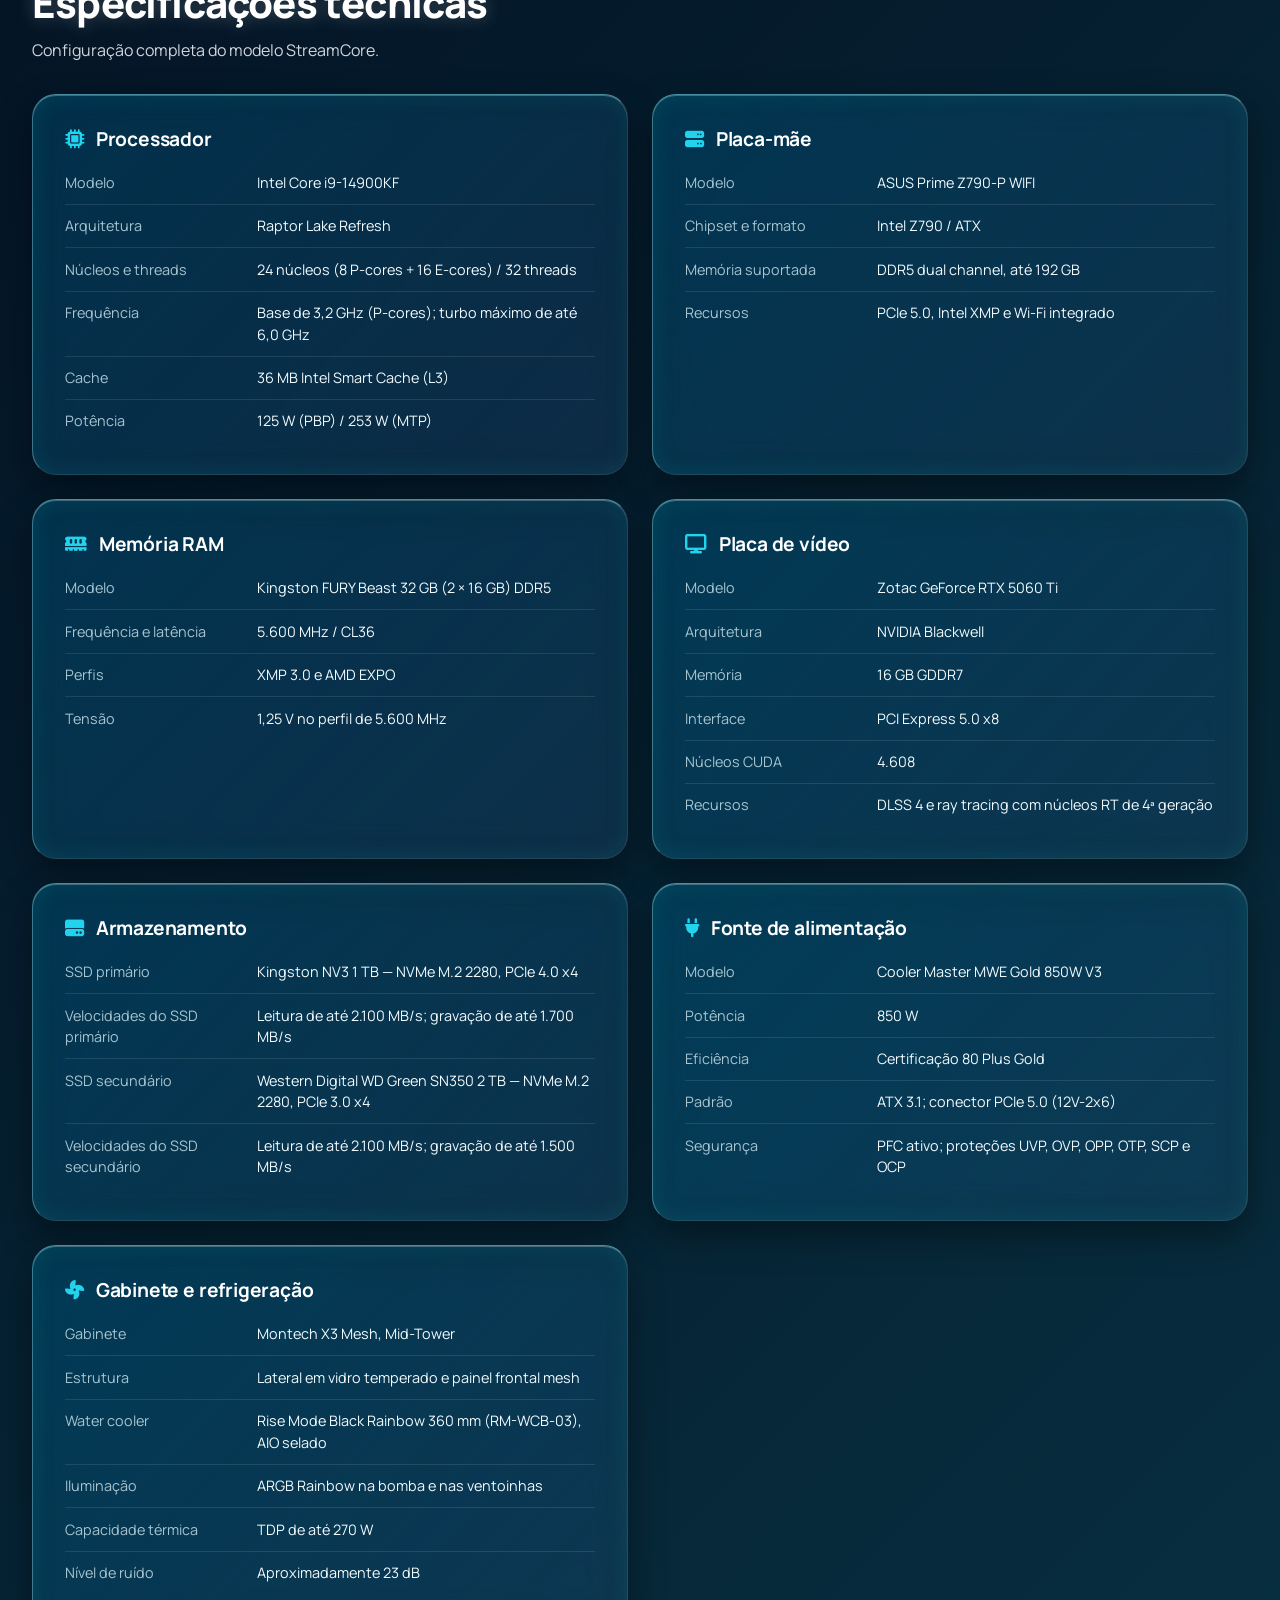
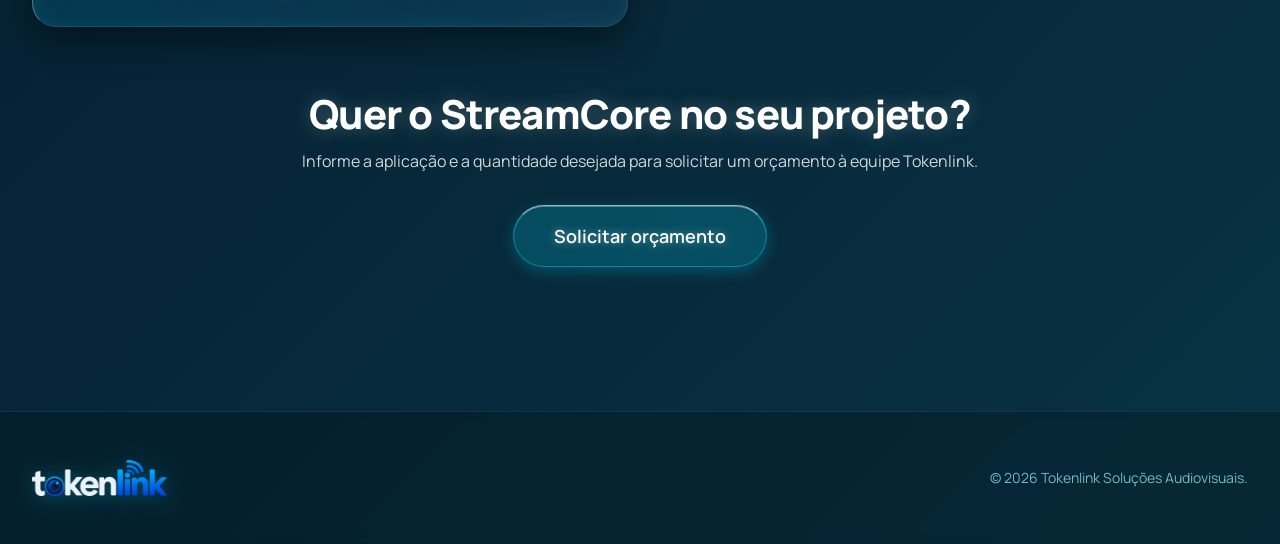
<file: produto-servidor-streamcore.html>
<!DOCTYPE html>
<html lang="pt-BR">
<head>
    <meta charset="UTF-8">
    <meta name="viewport" content="width=device-width, initial-scale=1.0">
    <title>Servidor TOKENLINK StreamCore - Tokenlink</title>
    <meta name="description" content="Servidor TOKENLINK StreamCore: Intel Core i9-14900KF, RTX 5060 Ti 16 GB, 32 GB DDR5, SSDs de 1 TB + 2 TB, ASUS Prime Z790-P WIFI e water cooler de 360 mm.">
    <meta name="theme-color" content="#020617">
    <meta property="og:type" content="product">
    <meta property="og:locale" content="pt_BR">
    <meta property="og:site_name" content="Tokenlink">
    <meta property="og:title" content="Servidor TOKENLINK StreamCore">
    <meta property="og:description" content="Computador de alto desempenho para transmissão, renderização e inteligência artificial, com i9-14900KF e RTX 5060 Ti 16 GB.">
    <link rel="icon" href="favicon.svg" type="image/svg+xml">
    <link rel="stylesheet" href="tailwind.css">
    <link rel="stylesheet" href="https://cdnjs.cloudflare.com/ajax/libs/font-awesome/6.4.0/css/all.min.css">
    <link rel="preconnect" href="https://fonts.googleapis.com">
    <link rel="preconnect" href="https://fonts.gstatic.com" crossorigin>
    <link href="https://fonts.googleapis.com/css2?family=Manrope:wght@400;500;600;700;800&display=swap" rel="stylesheet">
    <link rel="stylesheet" href="styles.css">
    <!-- TODO: quando o domínio estiver definido, adicionar URL absoluta para imagens, canonical e og:url/og:image -->
    <script type="application/ld+json">
    {"@context": "https://schema.org", "@type": "Product", "name": "Servidor TOKENLINK StreamCore", "brand": {"@type": "Brand", "name": "TOKENLINK"}, "category": "Informática", "image": "img/streamcore-gabinete.webp", "description": "Servidor de alto desempenho com Intel Core i9-14900KF, 32 GB DDR5, Zotac RTX 5060 Ti 16 GB e SSDs de 1 TB e 2 TB."}
    </script>
</head>
<body class="text-white antialiased selection:bg-cyan-500 selection:text-white">
    <div class="liquid-blob blob-1" aria-hidden="true"></div>
    <div class="liquid-blob blob-2" aria-hidden="true"></div>

    <nav class="site-nav py-4" aria-label="Navegação principal">
        <div class="flex items-center justify-between">
            <a href="index.html" class="flex-shrink-0 flex items-center gap-2" aria-label="Tokenlink - página inicial">
                <img src="img/logo-sm.webp" srcset="img/logo-sm.webp 300w, img/logo.webp 600w" sizes="150px" alt="Tokenlink" width="300" height="80" class="site-logo">
            </a>
            <div class="hidden md:block">
                <div class="ml-10 flex items-center space-x-8">
                    <a href="index.html" class="text-gray-200 hover:text-cyan-400 px-3 py-2 text-sm font-medium transition-colors">Início</a>
                    <a href="produtos.html" aria-current="page" class="text-white font-bold px-3 py-2 text-sm">Catálogo</a>
                    <a href="index.html#contato" class="btn inline-block px-6 py-2 text-sm font-medium">Fale Conosco</a>
                </div>
            </div>
            <button id="menu-toggle" type="button" class="md:hidden text-cyan-200/70 text-2xl w-10 h-10 flex items-center justify-center" aria-label="Abrir menu" aria-controls="mobile-menu" aria-expanded="false">
                <i class="fa-solid fa-bars"></i>
            </button>
        </div>
        <div id="mobile-menu" class="hidden md:hidden mt-4 pt-4 border-t border-cyan-900/50 flex flex-col gap-3">
            <a href="index.html" class="text-gray-200 hover:text-cyan-400 py-2 text-base font-medium transition-colors">Início</a>
            <a href="produtos.html" aria-current="page" class="text-white font-bold py-2 text-base">Catálogo</a>
            <a href="index.html#contato" class="btn px-6 py-3 text-center font-medium">Fale Conosco</a>
        </div>
    </nav>

    <main class="relative z-10">
        <!-- Apresentação do produto -->
        <section class="pt-36 pb-16 px-4 sm:px-6 lg:px-8 max-w-7xl mx-auto">
            <nav aria-label="Você está aqui" class="text-sm text-cyan-200/70 mb-8 flex flex-wrap items-center gap-2">
                <a href="produtos.html" class="hover:text-cyan-400 transition-colors">Catálogo</a>
                <i class="fa-solid fa-chevron-right text-xs" aria-hidden="true"></i>
                <a href="produtos.html#informatica" class="hover:text-cyan-400 transition-colors">Informática</a>
                <i class="fa-solid fa-chevron-right text-xs" aria-hidden="true"></i>
                <span class="text-white">StreamCore</span>
            </nav>
            <div class="grid grid-cols-1 lg:grid-cols-2 gap-10 lg:gap-14 items-center">
                <div class="card p-2 w-full max-w-xl mx-auto lg:mx-0">
                    <div class="product-stage" style="background:#fff">
                        <img src="img/streamcore-gabinete.webp" alt="Gabinete preto Montech X3 Mesh com lateral de vidro temperado e três ventoinhas frontais" width="1254" height="1254" fetchpriority="high">
                    </div>
                    <p class="text-center text-sm text-cyan-200/70 mt-3 px-3 pb-2">Imagem ilustrativa do gabinete. Componentes internos conforme especificações.</p>
                </div>
                <div class="space-y-6">
                    <div class="inline-block px-4 py-1 rounded-full border border-cyan-400/50 text-cyan-300 text-sm font-semibold backdrop-blur-md bg-cyan-900/20">Informática</div>
                    <h1 class="title-xl title-sm">Servidor TOKENLINK StreamCore</h1>
                    <p class="text-lg text-gray-300 max-w-xl">Alto desempenho para transmissão, renderização e aplicações de inteligência artificial, com uma configuração pensada para processamento intensivo e uso contínuo.</p>
                    <ul class="flex flex-wrap gap-2" aria-label="Destaques">
                        <li class="chip">Intel Core i9-14900KF</li>
                        <li class="chip">NVIDIA RTX 5060 Ti 16 GB</li>
                        <li class="chip">32 GB DDR5 5600 MHz</li>
                        <li class="chip">3 TB de armazenamento SSD</li>
                        <li class="chip">ASUS Prime Z790-P WIFI</li>
                        <li class="chip">Water cooler 360 mm</li>
                    </ul>
                    <dl class="grid grid-cols-2 gap-4">
                        <div class="stat"><dt>Processador</dt><dd>i9 · 24 núcleos</dd></div>
                        <div class="stat"><dt>Placa de vídeo</dt><dd>RTX 5060 Ti 16 GB</dd></div>
                        <div class="stat"><dt>Memória RAM</dt><dd>32 GB DDR5</dd></div>
                        <div class="stat"><dt>Armazenamento</dt><dd>1 TB + 2 TB NVMe</dd></div>
                    </dl>
                    <div class="flex flex-wrap gap-4 pt-2">
                        <a href="index.html?interesse=Inform%C3%A1tica&amp;produto=Servidor%20TOKENLINK%20StreamCore#contato" class="btn inline-block py-3 px-8 text-center font-bold">Solicitar orçamento</a>
                        <a href="#" data-whatsapp="Olá, Tokenlink! Tenho interesse no Servidor TOKENLINK StreamCore. Gostaria de solicitar um orçamento." target="_blank" rel="noopener" class="btn btn-wa inline-flex items-center gap-2 py-3 px-8 text-center font-bold"><i class="fa-brands fa-whatsapp text-xl" aria-hidden="true"></i> Chamar no WhatsApp</a>
                    </div>
                </div>
            </div>
        </section>

        <!-- Descrição comercial -->
        <section class="pb-16 px-4 sm:px-6 lg:px-8 max-w-7xl mx-auto">
            <div class="card p-8 md:p-12">
                <h2 class="h-section">Sobre o StreamCore</h2>
                <div class="prose-hud space-y-5 text-gray-300 leading-relaxed">
                    <p>O <strong class="text-white">Servidor TOKENLINK StreamCore</strong> é uma máquina projetada para alto desempenho e estabilidade em uso contínuo, indicada para aplicações exigentes como transmissão, renderização e inteligência artificial.</p>
                    <p><strong class="text-white">Processamento e conectividade.</strong> O Intel Core i9-14900KF oferece 24 núcleos e 32 threads, enquanto a placa-mãe ASUS Prime Z790-P WIFI reúne compatibilidade com DDR5, expansão PCIe e conectividade Wi-Fi integrada.</p>
                    <p><strong class="text-white">Aceleração gráfica.</strong> A Zotac RTX 5060 Ti de 16 GB GDDR7 oferece recursos modernos de processamento visual, codificação e decodificação de vídeo para fluxos de produção e projetos gráficos.</p>
                    <p><strong class="text-white">Memória e armazenamento.</strong> Os 32 GB de RAM Kingston FURY Beast DDR5 5600 MHz trabalham em conjunto com dois SSDs NVMe: 1 TB para sistema e aplicações e 2 TB para projetos, gravações e arquivos.</p>
                    <p><strong class="text-white">Energia e refrigeração.</strong> A fonte Cooler Master MWE Gold de 850 W, certificada 80 Plus Gold, acompanha um water cooler Rise Mode Black Rainbow de 360 mm e gabinete Montech X3 Mesh com painel frontal ventilado e lateral em vidro temperado.</p>
                </div>
            </div>
        </section>

        <!-- Especificações técnicas -->
        <section class="pb-24 px-4 sm:px-6 lg:px-8 max-w-7xl mx-auto">
            <div class="mb-8">
                <h2 class="h-section">Especificações técnicas</h2>
                <p class="text-gray-300">Configuração completa do modelo StreamCore.</p>
            </div>
            <div class="grid grid-cols-1 lg:grid-cols-2 gap-6">
            <div class="card p-6 md:p-8">
                <h3 class="h-card flex items-center gap-3"><i class="fa-solid fa-microchip text-cyan-400" aria-hidden="true"></i> Processador</h3>
                <dl>
                    <div class="spec-row"><dt>Modelo</dt><dd>Intel Core i9-14900KF</dd></div>
                    <div class="spec-row"><dt>Arquitetura</dt><dd>Raptor Lake Refresh</dd></div>
                    <div class="spec-row"><dt>Núcleos e threads</dt><dd>24 núcleos (8 P-cores + 16 E-cores) / 32 threads</dd></div>
                    <div class="spec-row"><dt>Frequência</dt><dd>Base de 3,2 GHz (P-cores); turbo máximo de até 6,0 GHz</dd></div>
                    <div class="spec-row"><dt>Cache</dt><dd>36 MB Intel Smart Cache (L3)</dd></div>
                    <div class="spec-row"><dt>Potência</dt><dd>125 W (PBP) / 253 W (MTP)</dd></div>
                </dl>
            </div>
            <div class="card p-6 md:p-8">
                <h3 class="h-card flex items-center gap-3"><i class="fa-solid fa-server text-cyan-400" aria-hidden="true"></i> Placa-mãe</h3>
                <dl>
                    <div class="spec-row"><dt>Modelo</dt><dd>ASUS Prime Z790-P WIFI</dd></div>
                    <div class="spec-row"><dt>Chipset e formato</dt><dd>Intel Z790 / ATX</dd></div>
                    <div class="spec-row"><dt>Memória suportada</dt><dd>DDR5 dual channel, até 192 GB</dd></div>
                    <div class="spec-row"><dt>Recursos</dt><dd>PCIe 5.0, Intel XMP e Wi-Fi integrado</dd></div>
                </dl>
            </div>
            <div class="card p-6 md:p-8">
                <h3 class="h-card flex items-center gap-3"><i class="fa-solid fa-memory text-cyan-400" aria-hidden="true"></i> Memória RAM</h3>
                <dl>
                    <div class="spec-row"><dt>Modelo</dt><dd>Kingston FURY Beast 32 GB (2 × 16 GB) DDR5</dd></div>
                    <div class="spec-row"><dt>Frequência e latência</dt><dd>5.600 MHz / CL36</dd></div>
                    <div class="spec-row"><dt>Perfis</dt><dd>XMP 3.0 e AMD EXPO</dd></div>
                    <div class="spec-row"><dt>Tensão</dt><dd>1,25 V no perfil de 5.600 MHz</dd></div>
                </dl>
            </div>
            <div class="card p-6 md:p-8">
                <h3 class="h-card flex items-center gap-3"><i class="fa-solid fa-display text-cyan-400" aria-hidden="true"></i> Placa de vídeo</h3>
                <dl>
                    <div class="spec-row"><dt>Modelo</dt><dd>Zotac GeForce RTX 5060 Ti</dd></div>
                    <div class="spec-row"><dt>Arquitetura</dt><dd>NVIDIA Blackwell</dd></div>
                    <div class="spec-row"><dt>Memória</dt><dd>16 GB GDDR7</dd></div>
                    <div class="spec-row"><dt>Interface</dt><dd>PCI Express 5.0 x8</dd></div>
                    <div class="spec-row"><dt>Núcleos CUDA</dt><dd>4.608</dd></div>
                    <div class="spec-row"><dt>Recursos</dt><dd>DLSS 4 e ray tracing com núcleos RT de 4ª geração</dd></div>
                </dl>
            </div>
            <div class="card p-6 md:p-8">
                <h3 class="h-card flex items-center gap-3"><i class="fa-solid fa-hard-drive text-cyan-400" aria-hidden="true"></i> Armazenamento</h3>
                <dl>
                    <div class="spec-row"><dt>SSD primário</dt><dd>Kingston NV3 1 TB — NVMe M.2 2280, PCIe 4.0 x4</dd></div>
                    <div class="spec-row"><dt>Velocidades do SSD primário</dt><dd>Leitura de até 2.100 MB/s; gravação de até 1.700 MB/s</dd></div>
                    <div class="spec-row"><dt>SSD secundário</dt><dd>Western Digital WD Green SN350 2 TB — NVMe M.2 2280, PCIe 3.0 x4</dd></div>
                    <div class="spec-row"><dt>Velocidades do SSD secundário</dt><dd>Leitura de até 2.100 MB/s; gravação de até 1.500 MB/s</dd></div>
                </dl>
            </div>
            <div class="card p-6 md:p-8">
                <h3 class="h-card flex items-center gap-3"><i class="fa-solid fa-plug text-cyan-400" aria-hidden="true"></i> Fonte de alimentação</h3>
                <dl>
                    <div class="spec-row"><dt>Modelo</dt><dd>Cooler Master MWE Gold 850W V3</dd></div>
                    <div class="spec-row"><dt>Potência</dt><dd>850 W</dd></div>
                    <div class="spec-row"><dt>Eficiência</dt><dd>Certificação 80 Plus Gold</dd></div>
                    <div class="spec-row"><dt>Padrão</dt><dd>ATX 3.1; conector PCIe 5.0 (12V-2x6)</dd></div>
                    <div class="spec-row"><dt>Segurança</dt><dd>PFC ativo; proteções UVP, OVP, OPP, OTP, SCP e OCP</dd></div>
                </dl>
            </div>
            <div class="card p-6 md:p-8">
                <h3 class="h-card flex items-center gap-3"><i class="fa-solid fa-fan text-cyan-400" aria-hidden="true"></i> Gabinete e refrigeração</h3>
                <dl>
                    <div class="spec-row"><dt>Gabinete</dt><dd>Montech X3 Mesh, Mid-Tower</dd></div>
                    <div class="spec-row"><dt>Estrutura</dt><dd>Lateral em vidro temperado e painel frontal mesh</dd></div>
                    <div class="spec-row"><dt>Water cooler</dt><dd>Rise Mode Black Rainbow 360 mm (RM-WCB-03), AIO selado</dd></div>
                    <div class="spec-row"><dt>Iluminação</dt><dd>ARGB Rainbow na bomba e nas ventoinhas</dd></div>
                    <div class="spec-row"><dt>Capacidade térmica</dt><dd>TDP de até 270 W</dd></div>
                    <div class="spec-row"><dt>Nível de ruído</dt><dd>Aproximadamente 23 dB</dd></div>
                </dl>
            </div>
            </div>
            <div class="mt-16 text-center">
                <h2 class="h-section">Quer o StreamCore no seu projeto?</h2>
                <p class="text-gray-300 mb-8">Informe a aplicação e a quantidade desejada para solicitar um orçamento à equipe Tokenlink.</p>
                <a href="index.html?interesse=Inform%C3%A1tica&amp;produto=Servidor%20TOKENLINK%20StreamCore#contato" class="btn inline-block py-4 px-10 text-lg font-bold">Solicitar orçamento</a>
            </div>
        </section>
    </main>

    <footer class="relative z-10 border-t border-cyan-900/50 bg-black/20 backdrop-blur-sm py-12 mt-12">
        <div class="max-w-7xl mx-auto px-4 sm:px-6 lg:px-8 flex flex-col md:flex-row justify-between items-center">
            <div class="flex items-center gap-2 mb-4 md:mb-0">
                <img src="img/logo-sm.webp" srcset="img/logo-sm.webp 300w, img/logo.webp 600w" sizes="130px" alt="Tokenlink" width="300" height="80" loading="lazy" class="site-logo site-logo--footer">
            </div>
            <p class="text-cyan-200/70 text-sm text-center md:text-left">&copy; 2026 Tokenlink Soluções Audiovisuais.</p>
        </div>
    </footer>

    <script src="script.js"></script>
</body>
</html>
</file>
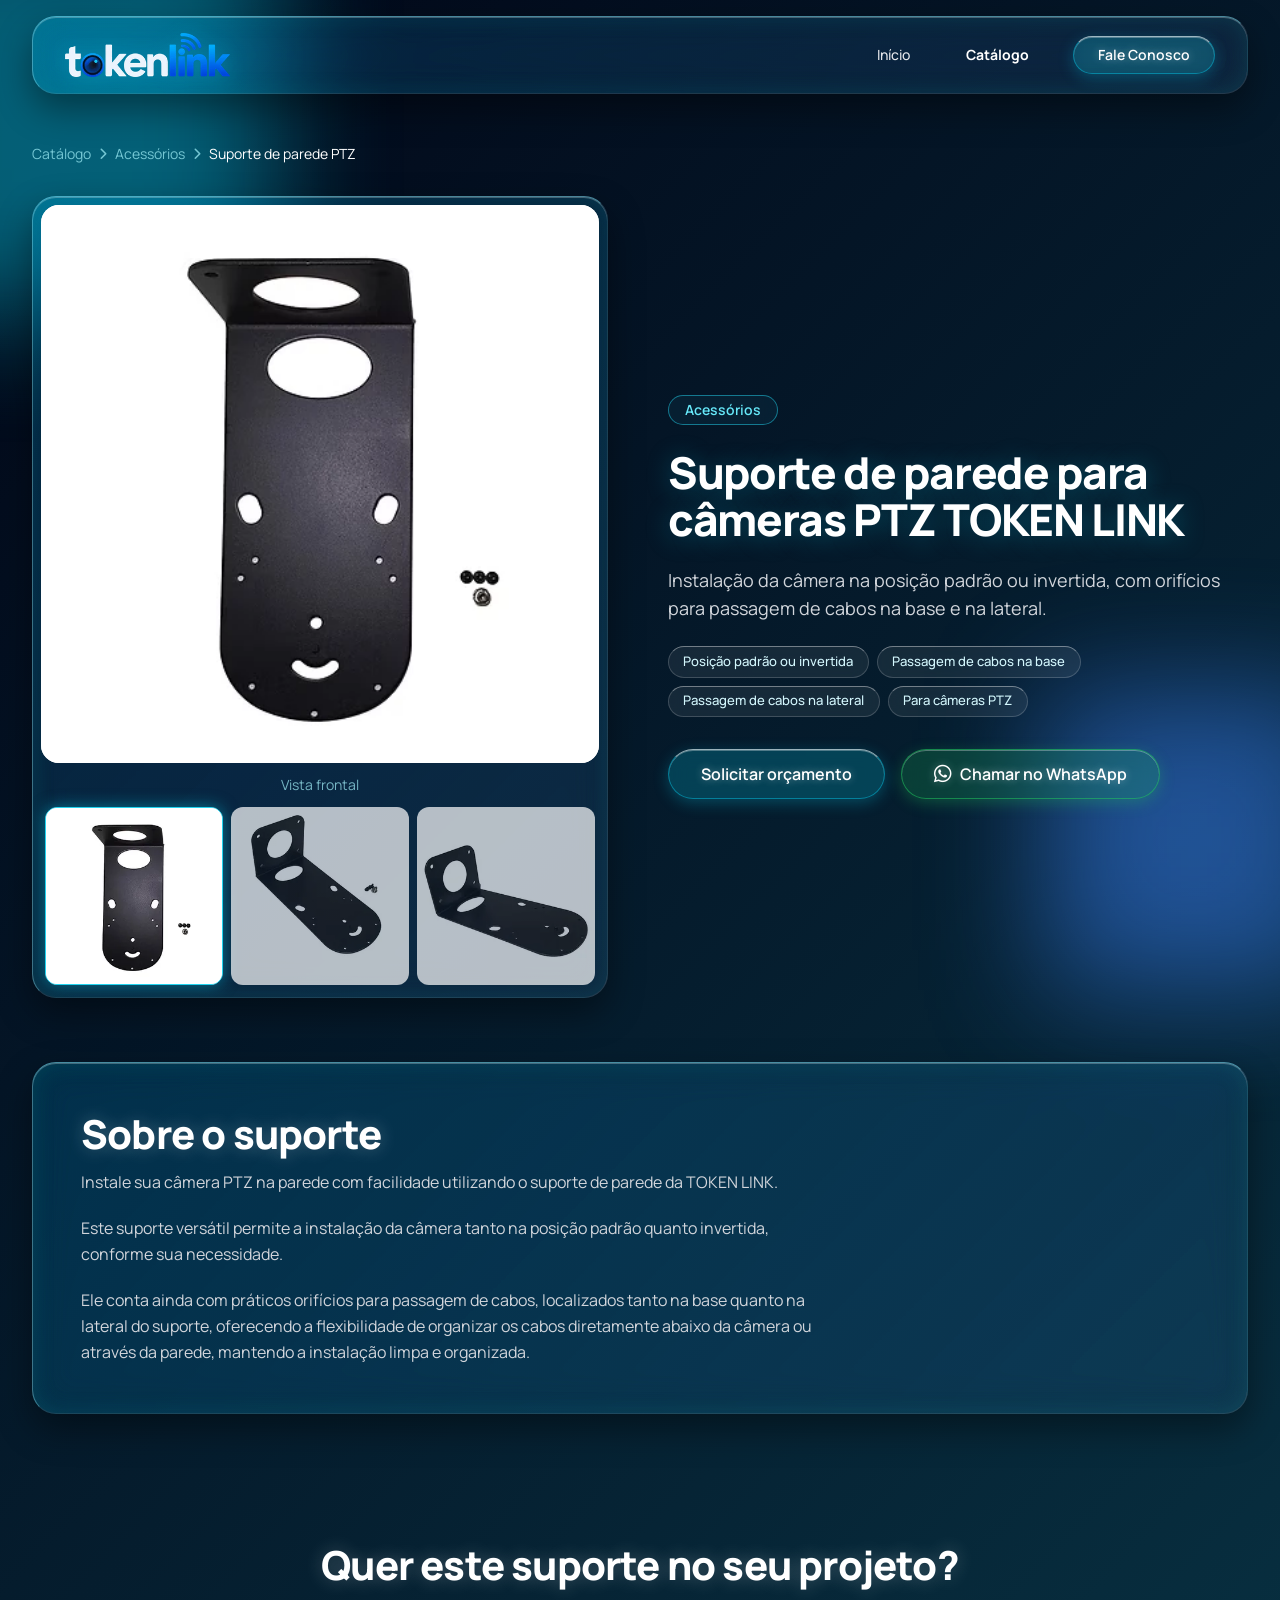
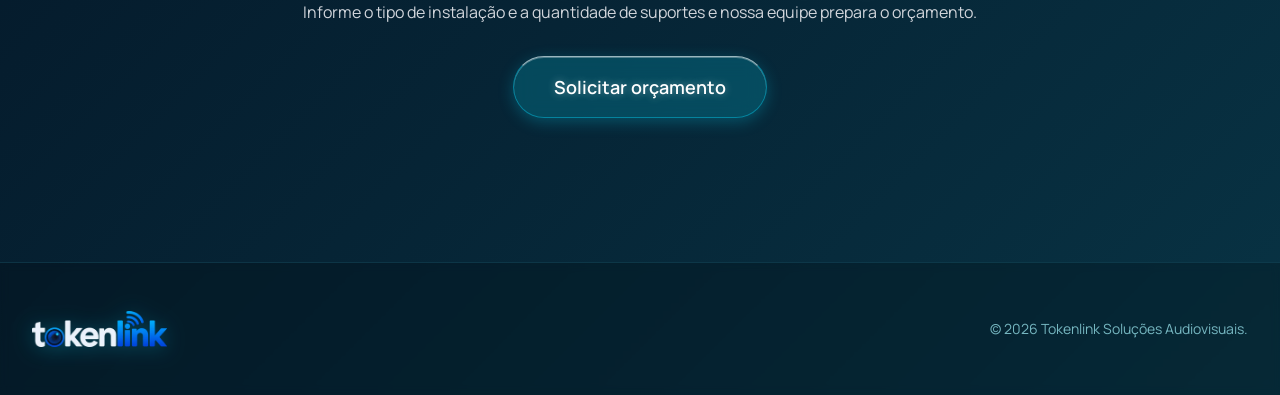
<file: produto-suporte-parede-ptz.html>
<!DOCTYPE html>
<html lang="pt-BR">
<head>
    <meta charset="UTF-8">
    <meta name="viewport" content="width=device-width, initial-scale=1.0">
    <title>Suporte de parede para câmeras PTZ TOKEN LINK - Tokenlink</title>
    <meta name="description" content="Suporte de parede TOKEN LINK para câmeras PTZ, com instalação na posição padrão ou invertida e orifícios para passagem de cabos na base e na lateral.">
    <meta name="theme-color" content="#020617">
    <meta property="og:type" content="product">
    <meta property="og:locale" content="pt_BR">
    <meta property="og:site_name" content="Tokenlink">
    <meta property="og:title" content="Suporte de parede para câmeras PTZ TOKEN LINK">
    <meta property="og:description" content="Suporte de parede para câmeras PTZ, na posição padrão ou invertida, com passagem de cabos.">
    <link rel="icon" href="favicon.svg" type="image/svg+xml">

    <link rel="stylesheet" href="tailwind.css">
    <link rel="stylesheet" href="https://cdnjs.cloudflare.com/ajax/libs/font-awesome/6.4.0/css/all.min.css">
    <link rel="preconnect" href="https://fonts.googleapis.com">
    <link rel="preconnect" href="https://fonts.gstatic.com" crossorigin>
    <link href="https://fonts.googleapis.com/css2?family=Manrope:wght@400;500;600;700;800&display=swap" rel="stylesheet">
    <link rel="stylesheet" href="styles.css">
    <!-- TODO: quando o domínio estiver definido, adicionar "image" (URL absoluta), <link rel="canonical"> e og:image/og:url -->
    <script type="application/ld+json">
    {"@context":"https://schema.org","@type":"Product","name":"Suporte de parede para câmeras PTZ TOKEN LINK","brand":{"@type":"Brand","name":"TOKEN LINK"},"description":"Suporte de parede TOKEN LINK para câmeras PTZ, com instalação na posição padrão ou invertida e orifícios para passagem de cabos na base e na lateral."}
    </script>
</head>
<body class="text-white antialiased selection:bg-cyan-500 selection:text-white">

    <div class="liquid-blob blob-1" aria-hidden="true"></div>
    <div class="liquid-blob blob-2" aria-hidden="true"></div>

    <nav class="site-nav py-4" aria-label="Navegação principal">
        <div class="flex items-center justify-between">
            <a href="index.html" class="flex-shrink-0 flex items-center gap-2" aria-label="Tokenlink - página inicial">
                <img src="img/logo-sm.webp" srcset="img/logo-sm.webp 300w, img/logo.webp 600w" sizes="150px" alt="Tokenlink" width="300" height="80" class="site-logo">
            </a>
            <div class="hidden md:block">
                <div class="ml-10 flex items-center space-x-8">
                    <a href="index.html" class="text-gray-200 hover:text-cyan-400 px-3 py-2 text-sm font-medium transition-colors">Início</a>
                    <a href="produtos.html" aria-current="page" class="text-white font-bold px-3 py-2 text-sm">Catálogo</a>
                    <a href="index.html#contato" class="btn inline-block px-6 py-2 text-sm font-medium">Fale Conosco</a>
                </div>
            </div>
            <button id="menu-toggle" type="button" class="md:hidden text-cyan-200/70 text-2xl w-10 h-10 flex items-center justify-center" aria-label="Abrir menu" aria-controls="mobile-menu" aria-expanded="false">
                <i class="fa-solid fa-bars"></i>
            </button>
        </div>
        <div id="mobile-menu" class="hidden md:hidden mt-4 pt-4 border-t border-cyan-900/50 flex flex-col gap-3">
            <a href="index.html" class="text-gray-200 hover:text-cyan-400 py-2 text-base font-medium transition-colors">Início</a>
            <a href="produtos.html" aria-current="page" class="text-white font-bold py-2 text-base">Catálogo</a>
            <a href="index.html#contato" class="btn px-6 py-3 text-center font-medium">Fale Conosco</a>
        </div>
    </nav>

    <main class="relative z-10">

        <!-- Topo do produto -->
        <section class="pt-36 pb-16 px-4 sm:px-6 lg:px-8 max-w-7xl mx-auto">
            <nav aria-label="Você está aqui" class="text-sm text-cyan-200/70 mb-8 flex flex-wrap items-center gap-2">
                <a href="produtos.html" class="hover:text-cyan-400 transition-colors">Catálogo</a>
                <i class="fa-solid fa-chevron-right text-xs"></i>
                <a href="produtos.html" class="hover:text-cyan-400 transition-colors">Acessórios</a>
                <i class="fa-solid fa-chevron-right text-xs"></i>
                <span class="text-white">Suporte de parede PTZ</span>
            </nav>

            <div class="grid grid-cols-1 lg:grid-cols-2 gap-10 lg:gap-14 items-center">

                <!-- Galeria -->
                <div class="card p-2 w-full max-w-xl mx-auto lg:mx-0">
                    <div data-gallery>
                        <div class="product-stage" data-gallery-stage>
                            <img src="img/suporte-1.webp" alt="Suporte de parede para câmeras PTZ TOKEN LINK, vista frontal" width="1000" height="1000" data-gallery-main>
                        </div>
                        <p class="text-center text-sm text-cyan-200/70 mt-3" data-gallery-caption aria-live="polite">Vista frontal</p>
                        <div class="grid grid-cols-3 gap-2 mt-3 px-1 pb-1">
                            <button type="button" class="thumb" data-full="img/suporte-1.webp" data-bg="#fff" data-label="Vista frontal" aria-label="Ver imagem: Vista frontal" aria-current="true">
                                <img src="img/suporte-1-thumb.webp" alt="Suporte de parede para câmeras PTZ TOKEN LINK, vista frontal" width="300" height="300">
                            </button>
                            <button type="button" class="thumb" data-full="img/suporte-2.webp" data-bg="#fff" data-label="Vista em perspectiva" aria-label="Ver imagem: Vista em perspectiva">
                                <img src="img/suporte-2-thumb.webp" alt="Suporte de parede para câmeras PTZ TOKEN LINK, vista em perspectiva" width="300" height="300" loading="lazy">
                            </button>
                            <button type="button" class="thumb" data-full="img/suporte-3.webp" data-bg="#fff" data-label="Vista lateral" aria-label="Ver imagem: Vista lateral">
                                <img src="img/suporte-3-thumb.webp" alt="Suporte de parede para câmeras PTZ TOKEN LINK, vista lateral em perspectiva" width="300" height="300" loading="lazy">
                            </button>
                        </div>
                    </div>
                </div>

                <!-- Informações principais -->
                <div class="space-y-6">
                    <div class="inline-block px-4 py-1 rounded-full border border-cyan-400/50 text-cyan-300 text-sm font-semibold backdrop-blur-md bg-cyan-900/20">Acessórios</div>
                    <h1 class="title-xl title-sm">Suporte de parede para câmeras PTZ TOKEN LINK</h1>
                    <p class="text-lg text-gray-300 max-w-xl">
                        Instalação da câmera na posição padrão ou invertida, com orifícios para passagem de cabos na base e na lateral. 
                    </p>

                    <ul class="flex flex-wrap gap-2" aria-label="Destaques">
                        <li class="chip">Posição padrão ou invertida</li>
                        <li class="chip">Passagem de cabos na base</li>
                        <li class="chip">Passagem de cabos na lateral</li>
                        <li class="chip">Para câmeras PTZ</li>
                    </ul>

                    <div class="flex flex-wrap gap-4 pt-2">
                        <a href="index.html?interesse=Acess%C3%B3rios&amp;produto=Suporte%20de%20parede%20para%20c%C3%A2meras%20PTZ%20TOKEN%20LINK#contato" class="btn inline-block py-3 px-8 text-center font-bold">Solicitar orçamento</a>
                        <a href="#" data-whatsapp="Olá, Tokenlink! Tenho interesse no suporte de parede para câmeras PTZ TOKEN LINK. Gostaria de um orçamento." target="_blank" rel="noopener" class="btn btn-wa inline-flex items-center gap-2 py-3 px-8 text-center font-bold">
                            <i class="fa-brands fa-whatsapp text-xl"></i> Chamar no WhatsApp
                        </a>
                    </div>
                </div>
            </div>
        </section>

        <!-- Descrição -->
        <section class="pb-16 px-4 sm:px-6 lg:px-8 max-w-7xl mx-auto">
            <div class="card p-8 md:p-12">
                <h2 class="h-section">Sobre o suporte</h2>
                <div class="prose-hud space-y-5 text-gray-300 leading-relaxed">
                    <p>Instale sua câmera PTZ na parede com facilidade utilizando o suporte de parede da TOKEN LINK.</p>
                    <p>Este suporte versátil permite a instalação da câmera tanto na posição padrão quanto invertida, conforme sua necessidade.</p>
                    <p>Ele conta ainda com práticos orifícios para passagem de cabos, localizados tanto na base quanto na lateral do suporte, oferecendo a flexibilidade de organizar os cabos diretamente abaixo da câmera ou através da parede, mantendo a instalação limpa e organizada.</p>
                </div>
            </div>
        </section>

        <section class="pb-24 px-4 sm:px-6 lg:px-8 max-w-3xl mx-auto">
            <div class="mt-16 text-center">
                <h2 class="h-section">Quer este suporte no seu projeto?</h2>
                <p class="text-gray-300 mb-8">Informe o tipo de instalação e a quantidade de suportes e nossa equipe prepara o orçamento.</p>
                <a href="index.html?interesse=Acess%C3%B3rios&amp;produto=Suporte%20de%20parede%20para%20c%C3%A2meras%20PTZ%20TOKEN%20LINK#contato" class="btn inline-block py-4 px-10 text-lg font-bold">Solicitar orçamento</a>
            </div>
        </section>
    </main>

    <footer class="relative z-10 border-t border-cyan-900/50 bg-black/20 backdrop-blur-sm py-12 mt-12">
        <div class="max-w-7xl mx-auto px-4 sm:px-6 lg:px-8 flex flex-col md:flex-row justify-between items-center">
            <div class="flex items-center gap-2 mb-4 md:mb-0">
                <img src="img/logo-sm.webp" srcset="img/logo-sm.webp 300w, img/logo.webp 600w" sizes="130px" alt="Tokenlink" width="300" height="80" loading="lazy" class="site-logo site-logo--footer">
            </div>
            <p class="text-cyan-200/70 text-sm text-center md:text-left">&copy; 2026 Tokenlink Soluções Audiovisuais.</p>
        </div>
    </footer>

    <script src="script.js"></script>
</body>
</html>
</file>
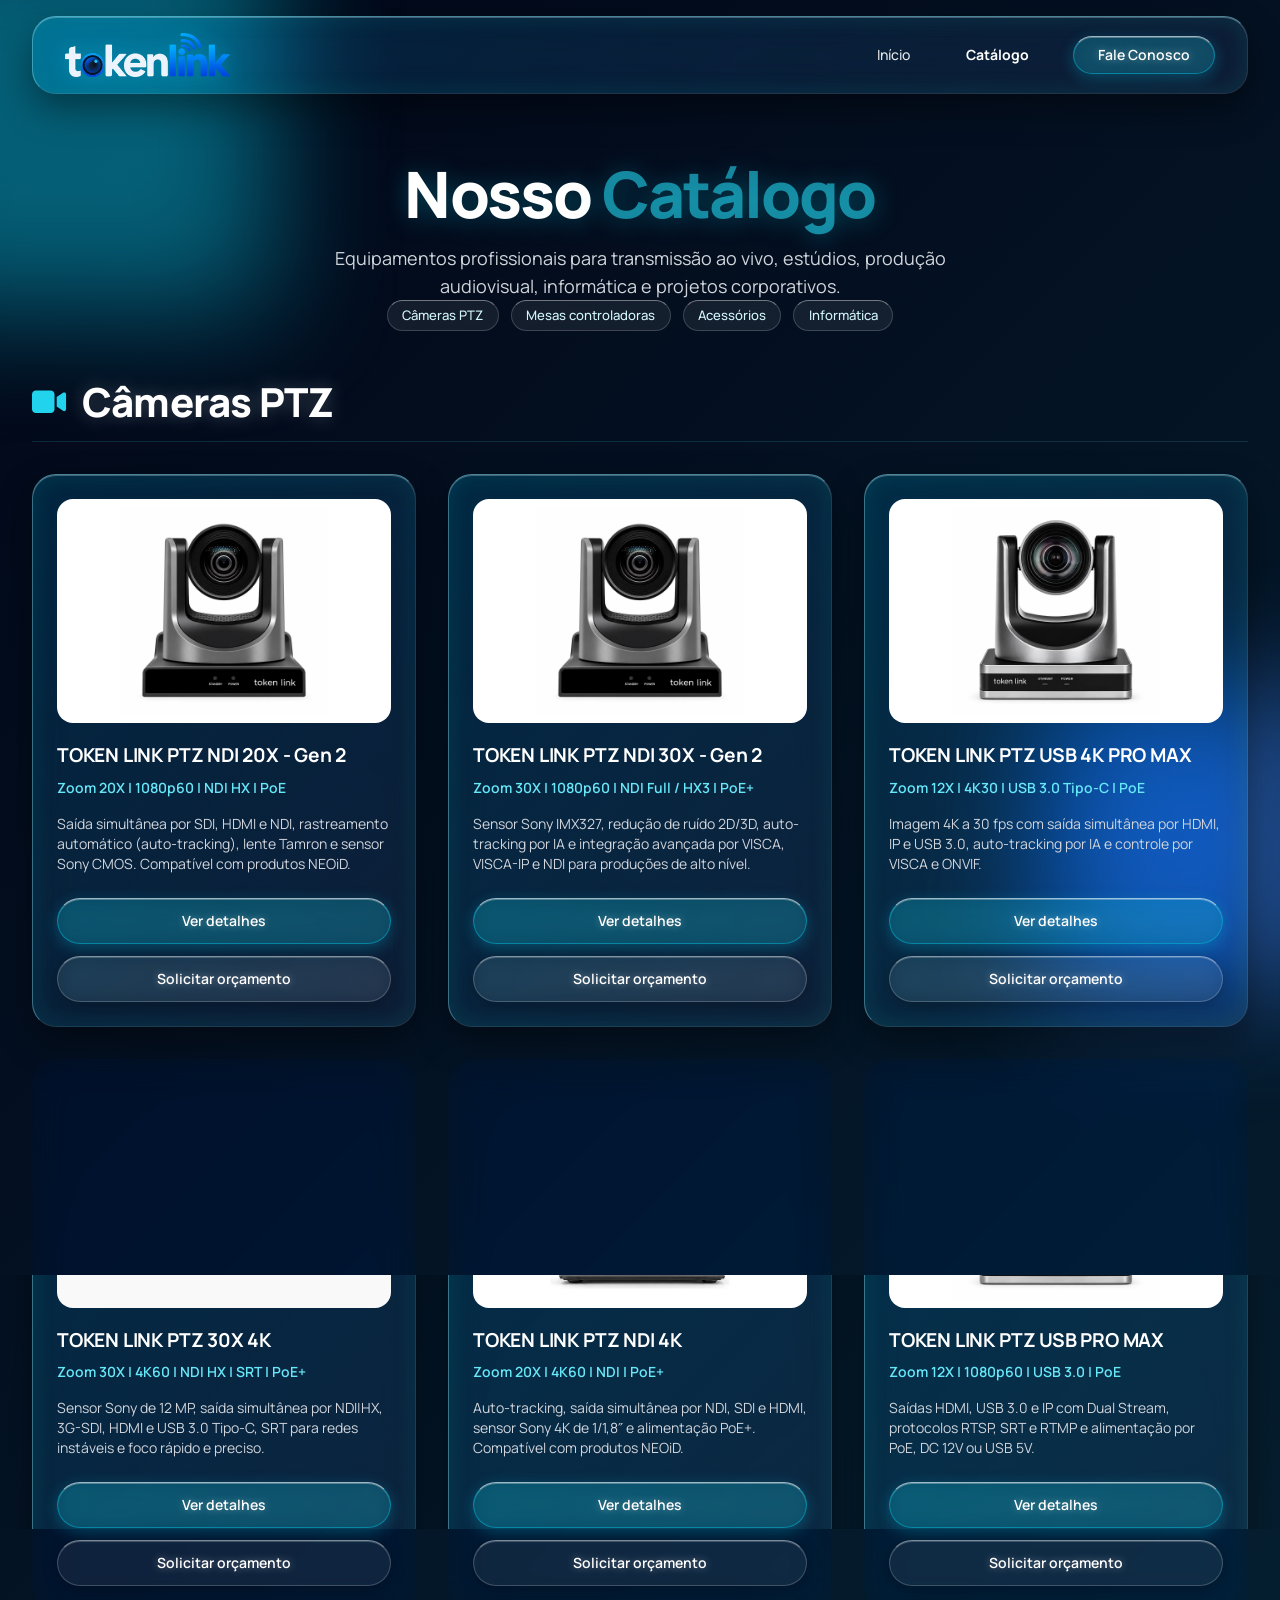
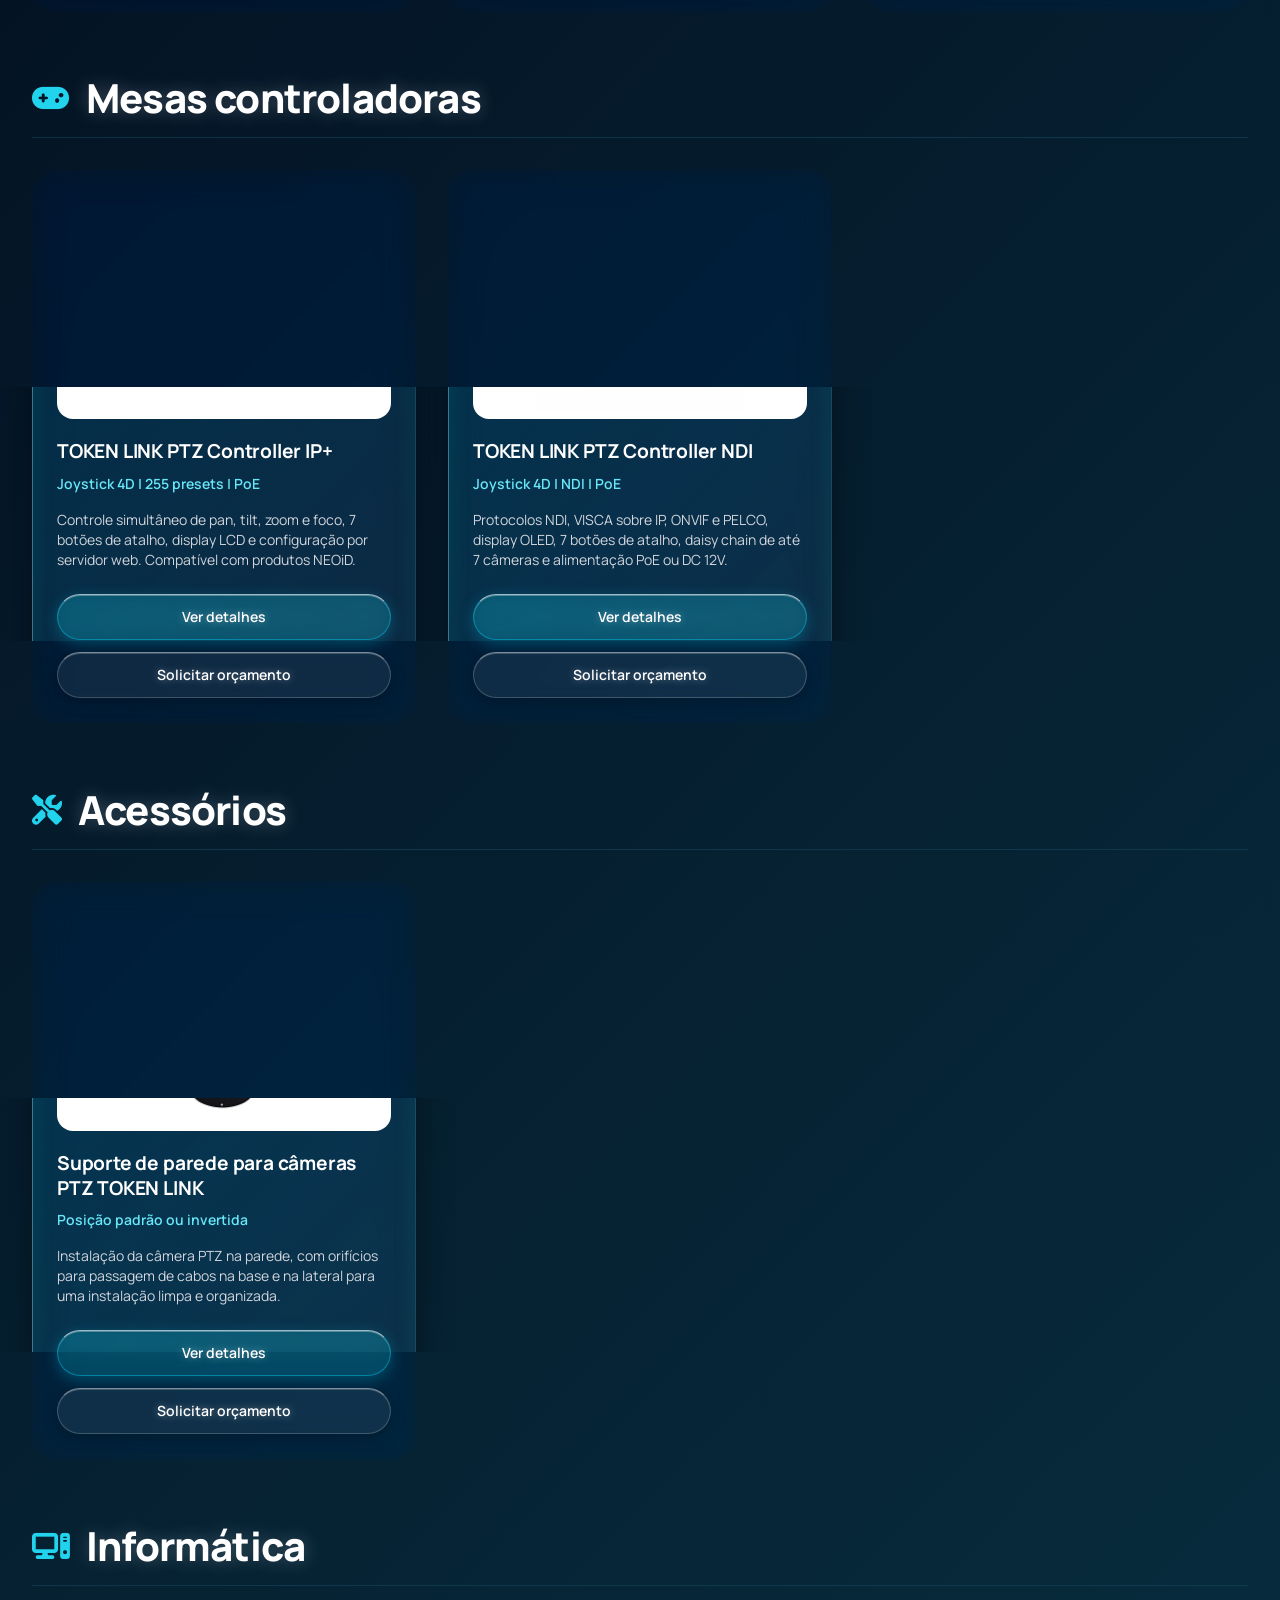
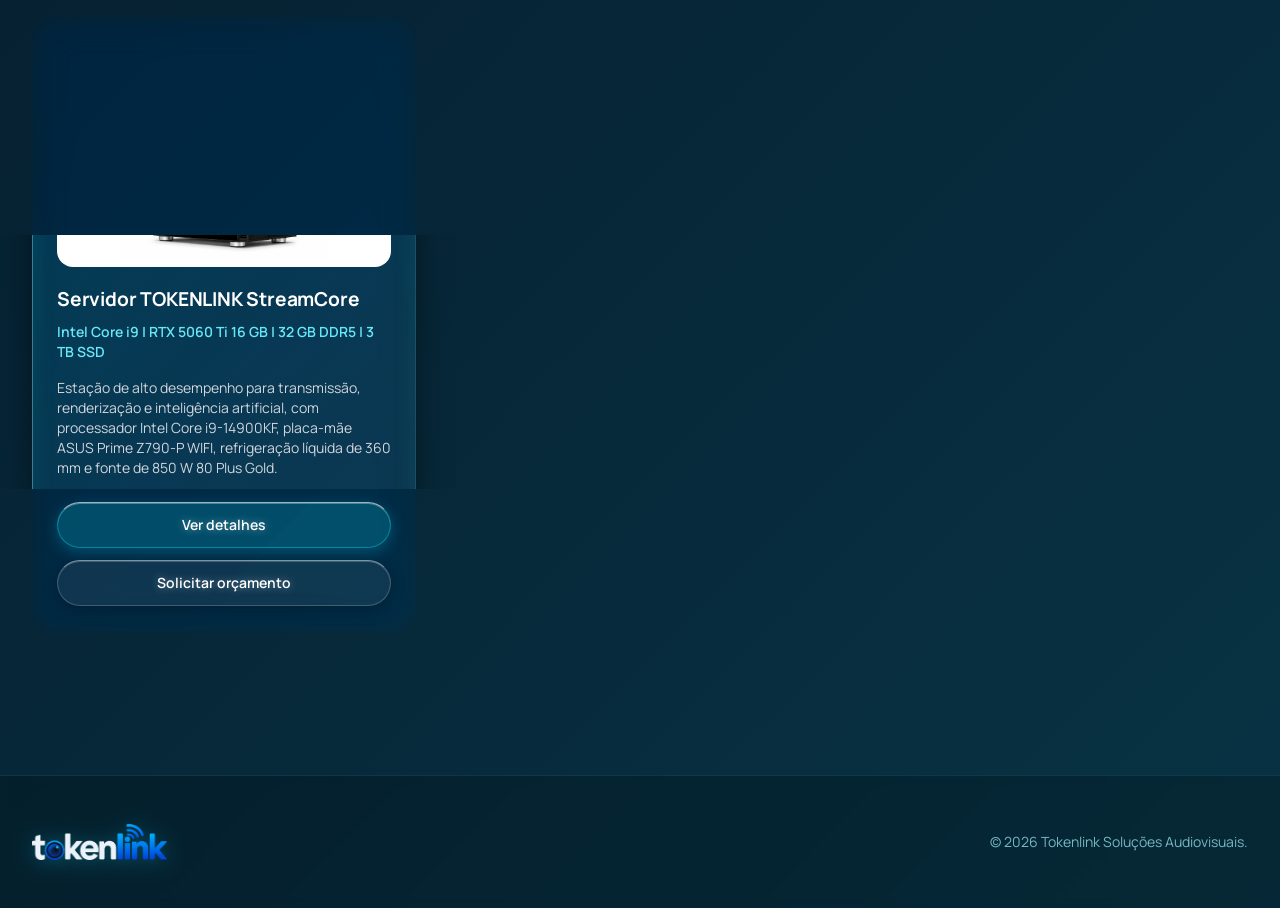
<file: produtos.html>
<!DOCTYPE html>
<html lang="pt-BR">
<head>
    <meta charset="UTF-8">
    <meta name="viewport" content="width=device-width, initial-scale=1.0">
    <title>Catálogo de Produtos - Tokenlink</title>
    <meta name="description" content="Catálogo Tokenlink: câmeras PTZ, mesas controladoras, acessórios e informática com servidores de alto desempenho para transmissão e produção.">
    <meta name="theme-color" content="#020617">
    <meta property="og:type" content="website">
    <meta property="og:locale" content="pt_BR">
    <meta property="og:site_name" content="Tokenlink">
    <meta property="og:title" content="Catálogo de Produtos - Tokenlink">
    <meta property="og:description" content="Câmeras PTZ, controladoras, acessórios e servidores de alto desempenho para transmissão e produção.">
    <link rel="icon" href="favicon.svg" type="image/svg+xml">

    <link rel="stylesheet" href="tailwind.css">
    <link rel="stylesheet" href="https://cdnjs.cloudflare.com/ajax/libs/font-awesome/6.4.0/css/all.min.css">
    <link rel="preconnect" href="https://fonts.googleapis.com">
    <link rel="preconnect" href="https://fonts.gstatic.com" crossorigin>
    <link href="https://fonts.googleapis.com/css2?family=Manrope:wght@400;500;600;700;800&display=swap" rel="stylesheet">
    <link rel="stylesheet" href="styles.css">
    <!-- TODO: quando o domínio estiver definido, adicionar "image" (URL absoluta), <link rel="canonical"> e og:image/og:url -->
</head>
<body class="text-white antialiased selection:bg-cyan-500 selection:text-white">

    <div class="liquid-blob blob-1" aria-hidden="true"></div>
    <div class="liquid-blob blob-2" aria-hidden="true"></div>

    <nav class="site-nav py-4" aria-label="Navegação principal">
        <div class="flex items-center justify-between">
            <a href="index.html" class="flex-shrink-0 flex items-center gap-2" aria-label="Tokenlink - página inicial">
                <img src="img/logo-sm.webp" srcset="img/logo-sm.webp 300w, img/logo.webp 600w" sizes="150px" alt="Tokenlink" width="300" height="80" class="site-logo">
            </a>
            <div class="hidden md:block">
                <div class="ml-10 flex items-center space-x-8">
                    <a href="index.html" class="text-gray-200 hover:text-cyan-400 px-3 py-2 text-sm font-medium transition-colors">Início</a>
                    <a href="produtos.html" aria-current="page" class="text-white font-bold px-3 py-2 text-sm">Catálogo</a>
                    <a href="index.html#contato" class="btn inline-block px-6 py-2 text-sm font-medium">Fale Conosco</a>
                </div>
            </div>
            <button id="menu-toggle" type="button" class="md:hidden text-cyan-200/70 text-2xl w-10 h-10 flex items-center justify-center" aria-label="Abrir menu" aria-controls="mobile-menu" aria-expanded="false">
                <i class="fa-solid fa-bars"></i>
            </button>
        </div>
        <div id="mobile-menu" class="hidden md:hidden mt-4 pt-4 border-t border-cyan-900/50 flex flex-col gap-3">
            <a href="index.html" class="text-gray-200 hover:text-cyan-400 py-2 text-base font-medium transition-colors">Início</a>
            <a href="produtos.html" aria-current="page" class="text-white font-bold py-2 text-base">Catálogo</a>
            <a href="index.html#contato" class="btn px-6 py-3 text-center font-medium">Fale Conosco</a>
        </div>
    </nav>

    

    <main class="relative z-10">

        <!-- Cabeçalho da página -->
        <section class="pt-40 pb-12 px-4 sm:px-6 lg:px-8 max-w-7xl mx-auto text-center">
            <h1 class="title-xl mb-4">Nosso <span class="text-cyan-400/60">Catálogo</span></h1>
            <p class="text-lg text-gray-300 max-w-2xl mx-auto">
                Equipamentos profissionais para transmissão ao vivo, estúdios, produção audiovisual, informática e projetos corporativos.
            </p>
            <nav aria-label="Categorias do catálogo" class="flex flex-wrap justify-center gap-3 mt-8">
                <a class="chip hover:text-white transition-colors" href="#cameras-ptz">Câmeras PTZ</a>
                <a class="chip hover:text-white transition-colors" href="#mesas-controladoras">Mesas controladoras</a>
                <a class="chip hover:text-white transition-colors" href="#acessorios">Acessórios</a>
                <a class="chip hover:text-white transition-colors" href="#informatica">Informática</a>
            </nav>
        </section>

        <!-- Lista de produtos -->
        <section class="pb-24 px-4 sm:px-6 lg:px-8 max-w-7xl mx-auto">
            <div class="flex items-center gap-4 mb-8 border-b border-cyan-900/50 pb-4">
                <i class="fa-solid fa-video text-3xl text-cyan-400"></i>
                <h2 id="cameras-ptz" class="h-section" style="margin-bottom:0">Câmeras PTZ</h2>
            </div>

            <div class="grid grid-cols-1 md:grid-cols-2 lg:grid-cols-3 gap-8">
                <!-- Produto: TOKEN LINK PTZ NDI 20X - Gen 2 -->
                <div class="card p-6 flex flex-col h-full group">
                    <div class="overflow-hidden rounded-2xl bg-white mb-5">
                        <img src="img/frente.webp" alt="Câmera TOKEN LINK PTZ NDI 20X - Gen 2" width="1000" height="1000" loading="lazy" class="w-full h-56 object-contain p-2 group-hover:scale-105 transition-transform duration-500">
                    </div>
                    <div class="flex flex-col flex-grow">
                        <h3 class="h-card">TOKEN LINK PTZ NDI 20X - Gen 2</h3>
                        <p class="text-sm text-cyan-300 mb-4 font-semibold">Zoom 20X | 1080p60 | NDI HX | PoE</p>
                        <p class="text-gray-300 text-sm mb-6 flex-grow">
                            Saída simultânea por SDI, HDMI e NDI, rastreamento automático (auto-tracking), lente Tamron e sensor Sony CMOS. Compatível com produtos NEOiD.
                        </p>
                        <div class="flex flex-col gap-3 mt-auto">
                            <a href="produto-ptz-ndi-20x-gen2.html" class="btn block py-3 w-full text-center font-bold text-sm">Ver detalhes</a>
                            <a href="index.html?interesse=C%C3%A2meras%20PTZ&amp;produto=TOKEN%20LINK%20PTZ%20NDI%2020X%20-%20Gen%202#contato" class="btn btn-secondary block py-3 w-full text-center font-bold text-sm">Solicitar orçamento</a>
                        </div>
                    </div>
                </div>

                <!-- Produto: TOKEN LINK PTZ NDI 30X - Gen 2 -->
                <div class="card p-6 flex flex-col h-full group">
                    <div class="overflow-hidden rounded-2xl bg-white mb-5">
                        <img src="img/frente.webp" alt="Câmera TOKEN LINK PTZ NDI 30X - Gen 2" width="1000" height="1000" loading="lazy" class="w-full h-56 object-contain p-2 group-hover:scale-105 transition-transform duration-500">
                    </div>
                    <div class="flex flex-col flex-grow">
                        <h3 class="h-card">TOKEN LINK PTZ NDI 30X - Gen 2</h3>
                        <p class="text-sm text-cyan-300 mb-4 font-semibold">Zoom 30X | 1080p60 | NDI Full / HX3 | PoE+</p>
                        <p class="text-gray-300 text-sm mb-6 flex-grow">
                            Sensor Sony IMX327, redução de ruído 2D/3D, auto-tracking por IA e integração avançada por VISCA, VISCA-IP e NDI para produções de alto nível.
                        </p>
                        <div class="flex flex-col gap-3 mt-auto">
                            <a href="produto-ptz-ndi-30x-gen2.html" class="btn block py-3 w-full text-center font-bold text-sm">Ver detalhes</a>
                            <a href="index.html?interesse=C%C3%A2meras%20PTZ&amp;produto=TOKEN%20LINK%20PTZ%20NDI%2030X%20-%20Gen%202#contato" class="btn btn-secondary block py-3 w-full text-center font-bold text-sm">Solicitar orçamento</a>
                        </div>
                    </div>
                </div>

                <!-- Produto: TOKEN LINK PTZ USB 4K PRO MAX -->
                <div class="card p-6 flex flex-col h-full group">
                    <div class="overflow-hidden rounded-2xl bg-white mb-5">
                        <img src="img/4k-frente.webp" alt="Câmera TOKEN LINK PTZ USB 4K PRO MAX" width="1000" height="1000" loading="lazy" class="w-full h-56 object-contain p-2 group-hover:scale-105 transition-transform duration-500">
                    </div>
                    <div class="flex flex-col flex-grow">
                        <h3 class="h-card">TOKEN LINK PTZ USB 4K PRO MAX</h3>
                        <p class="text-sm text-cyan-300 mb-4 font-semibold">Zoom 12X | 4K30 | USB 3.0 Tipo-C | PoE</p>
                        <p class="text-gray-300 text-sm mb-6 flex-grow">
                            Imagem 4K a 30 fps com saída simultânea por HDMI, IP e USB 3.0, auto-tracking por IA e controle por VISCA e ONVIF.
                        </p>
                        <div class="flex flex-col gap-3 mt-auto">
                            <a href="produto-ptz-usb-4k-pro-max.html" class="btn block py-3 w-full text-center font-bold text-sm">Ver detalhes</a>
                            <a href="index.html?interesse=C%C3%A2meras%20PTZ&amp;produto=TOKEN%20LINK%20PTZ%20USB%204K%20PRO%20MAX#contato" class="btn btn-secondary block py-3 w-full text-center font-bold text-sm">Solicitar orçamento</a>
                        </div>
                    </div>
                </div>

                <!-- Produto: TOKEN LINK PTZ 30X 4K -->
                <div class="card p-6 flex flex-col h-full group">
                    <div class="overflow-hidden rounded-2xl bg-[#f9f9f9] mb-5">
                        <img src="img/30x4k-frente.webp" alt="Câmera TOKEN LINK PTZ 30X 4K" width="1000" height="1000" loading="lazy" class="w-full h-56 object-contain p-2 group-hover:scale-105 transition-transform duration-500">
                    </div>
                    <div class="flex flex-col flex-grow">
                        <h3 class="h-card">TOKEN LINK PTZ 30X 4K</h3>
                        <p class="text-sm text-cyan-300 mb-4 font-semibold">Zoom 30X | 4K60 | NDI HX | SRT | PoE+</p>
                        <p class="text-gray-300 text-sm mb-6 flex-grow">
                            Sensor Sony de 12 MP, saída simultânea por NDI|HX, 3G-SDI, HDMI e USB 3.0 Tipo-C, SRT para redes instáveis e foco rápido e preciso.
                        </p>
                        <div class="flex flex-col gap-3 mt-auto">
                            <a href="produto-ptz-30x-4k.html" class="btn block py-3 w-full text-center font-bold text-sm">Ver detalhes</a>
                            <a href="index.html?interesse=C%C3%A2meras%20PTZ&amp;produto=TOKEN%20LINK%20PTZ%2030X%204K#contato" class="btn btn-secondary block py-3 w-full text-center font-bold text-sm">Solicitar orçamento</a>
                        </div>
                    </div>
                </div>

                <!-- Produto: TOKEN LINK PTZ NDI 4K -->
                <div class="card p-6 flex flex-col h-full group">
                    <div class="overflow-hidden rounded-2xl bg-white mb-5">
                        <img src="img/ndi4k-frente.webp" alt="Câmera TOKEN LINK PTZ NDI 4K" width="1000" height="1000" loading="lazy" class="w-full h-56 object-contain p-2 group-hover:scale-105 transition-transform duration-500">
                    </div>
                    <div class="flex flex-col flex-grow">
                        <h3 class="h-card">TOKEN LINK PTZ NDI 4K</h3>
                        <p class="text-sm text-cyan-300 mb-4 font-semibold">Zoom 20X | 4K60 | NDI | PoE+</p>
                        <p class="text-gray-300 text-sm mb-6 flex-grow">
                            Auto-tracking, saída simultânea por NDI, SDI e HDMI, sensor Sony 4K de 1/1,8″ e alimentação PoE+. Compatível com produtos NEOiD.
                        </p>
                        <div class="flex flex-col gap-3 mt-auto">
                            <a href="produto-ptz-ndi-4k.html" class="btn block py-3 w-full text-center font-bold text-sm">Ver detalhes</a>
                            <a href="index.html?interesse=C%C3%A2meras%20PTZ&amp;produto=TOKEN%20LINK%20PTZ%20NDI%204K#contato" class="btn btn-secondary block py-3 w-full text-center font-bold text-sm">Solicitar orçamento</a>
                        </div>
                    </div>
                </div>

                <!-- Produto: TOKEN LINK PTZ USB PRO MAX -->
                <div class="card p-6 flex flex-col h-full group">
                    <div class="overflow-hidden rounded-2xl bg-white mb-5">
                        <img src="img/usbpro-frente.webp" alt="Câmera TOKEN LINK PTZ USB PRO MAX" width="1000" height="1000" loading="lazy" class="w-full h-56 object-contain p-2 group-hover:scale-105 transition-transform duration-500">
                    </div>
                    <div class="flex flex-col flex-grow">
                        <h3 class="h-card">TOKEN LINK PTZ USB PRO MAX</h3>
                        <p class="text-sm text-cyan-300 mb-4 font-semibold">Zoom 12X | 1080p60 | USB 3.0 | PoE</p>
                        <p class="text-gray-300 text-sm mb-6 flex-grow">
                            Saídas HDMI, USB 3.0 e IP com Dual Stream, protocolos RTSP, SRT e RTMP e alimentação por PoE, DC 12V ou USB 5V.
                        </p>
                        <div class="flex flex-col gap-3 mt-auto">
                            <a href="produto-ptz-usb-pro-max.html" class="btn block py-3 w-full text-center font-bold text-sm">Ver detalhes</a>
                            <a href="index.html?interesse=C%C3%A2meras%20PTZ&amp;produto=TOKEN%20LINK%20PTZ%20USB%20PRO%20MAX#contato" class="btn btn-secondary block py-3 w-full text-center font-bold text-sm">Solicitar orçamento</a>
                        </div>
                    </div>
                </div>
            </div>

            <div class="flex items-center gap-4 mb-8 mt-16 border-b border-cyan-900/50 pb-4">
                <i class="fa-solid fa-gamepad text-3xl text-cyan-400"></i>
                <h2 id="mesas-controladoras" class="h-section" style="margin-bottom:0">Mesas controladoras</h2>
            </div>

            <div class="grid grid-cols-1 md:grid-cols-2 lg:grid-cols-3 gap-8">
                <!-- Produto: TOKEN LINK PTZ Controller IP+ -->
                <div class="card p-6 flex flex-col h-full group">
                    <div class="overflow-hidden rounded-2xl bg-white mb-5">
                        <img src="img/mesa-ip-topo.webp" alt="Mesa controladora TOKEN LINK PTZ Controller IP+" width="1000" height="1000" loading="lazy" class="w-full h-56 object-contain p-2 group-hover:scale-105 transition-transform duration-500">
                    </div>
                    <div class="flex flex-col flex-grow">
                        <h3 class="h-card">TOKEN LINK PTZ Controller IP+</h3>
                        <p class="text-sm text-cyan-300 mb-4 font-semibold">Joystick 4D | 255 presets | PoE</p>
                        <p class="text-gray-300 text-sm mb-6 flex-grow">
                            Controle simultâneo de pan, tilt, zoom e foco, 7 botões de atalho, display LCD e configuração por servidor web. Compatível com produtos NEOiD.
                        </p>
                        <div class="flex flex-col gap-3 mt-auto">
                            <a href="produto-ptz-controller-ip.html" class="btn block py-3 w-full text-center font-bold text-sm">Ver detalhes</a>
                            <a href="index.html?interesse=Mesas%20controladoras&amp;produto=TOKEN%20LINK%20PTZ%20Controller%20IP%2B#contato" class="btn btn-secondary block py-3 w-full text-center font-bold text-sm">Solicitar orçamento</a>
                        </div>
                    </div>
                </div>

                <!-- Produto: TOKEN LINK PTZ Controller NDI -->
                <div class="card p-6 flex flex-col h-full group">
                    <div class="overflow-hidden rounded-2xl bg-white mb-5">
                        <img src="img/mesa-ndi-topo.webp" alt="Mesa controladora TOKEN LINK PTZ Controller NDI" width="1000" height="1000" loading="lazy" class="w-full h-56 object-contain p-2 group-hover:scale-105 transition-transform duration-500">
                    </div>
                    <div class="flex flex-col flex-grow">
                        <h3 class="h-card">TOKEN LINK PTZ Controller NDI</h3>
                        <p class="text-sm text-cyan-300 mb-4 font-semibold">Joystick 4D | NDI | PoE</p>
                        <p class="text-gray-300 text-sm mb-6 flex-grow">
                            Protocolos NDI, VISCA sobre IP, ONVIF e PELCO, display OLED, 7 botões de atalho, daisy chain de até 7 câmeras e alimentação PoE ou DC 12V.
                        </p>
                        <div class="flex flex-col gap-3 mt-auto">
                            <a href="produto-ptz-controller-ndi.html" class="btn block py-3 w-full text-center font-bold text-sm">Ver detalhes</a>
                            <a href="index.html?interesse=Mesas%20controladoras&amp;produto=TOKEN%20LINK%20PTZ%20Controller%20NDI#contato" class="btn btn-secondary block py-3 w-full text-center font-bold text-sm">Solicitar orçamento</a>
                        </div>
                    </div>
                </div>
            </div>

            <div class="flex items-center gap-4 mb-8 mt-16 border-b border-cyan-900/50 pb-4">
                <i class="fa-solid fa-screwdriver-wrench text-3xl text-cyan-400"></i>
                <h2 id="acessorios" class="h-section" style="margin-bottom:0">Acessórios</h2>
            </div>

            <div class="grid grid-cols-1 md:grid-cols-2 lg:grid-cols-3 gap-8">
                <!-- Produto: Suporte de parede para câmeras PTZ TOKEN LINK -->
                <div class="card p-6 flex flex-col h-full group">
                    <div class="overflow-hidden rounded-2xl bg-white mb-5">
                        <img src="img/suporte-1.webp" alt="Suporte de parede para câmeras PTZ TOKEN LINK" width="1000" height="1000" loading="lazy" class="w-full h-56 object-contain p-2 group-hover:scale-105 transition-transform duration-500">
                    </div>
                    <div class="flex flex-col flex-grow">
                        <h3 class="h-card">Suporte de parede para câmeras PTZ TOKEN LINK</h3>
                        <p class="text-sm text-cyan-300 mb-4 font-semibold">Posição padrão ou invertida</p>
                        <p class="text-gray-300 text-sm mb-6 flex-grow">
                            Instalação da câmera PTZ na parede, com orifícios para passagem de cabos na base e na lateral para uma instalação limpa e organizada.
                        </p>
                        <div class="flex flex-col gap-3 mt-auto">
                            <a href="produto-suporte-parede-ptz.html" class="btn block py-3 w-full text-center font-bold text-sm">Ver detalhes</a>
                            <a href="index.html?interesse=Acess%C3%B3rios&amp;produto=Suporte%20de%20parede%20para%20c%C3%A2meras%20PTZ%20TOKEN%20LINK#contato" class="btn btn-secondary block py-3 w-full text-center font-bold text-sm">Solicitar orçamento</a>
                        </div>
                    </div>
                </div>

            </div>

            <!-- Nova categoria: Informática -->
            <div class="flex items-center gap-4 mb-8 mt-16 border-b border-cyan-900/50 pb-4">
                <i class="fa-solid fa-computer text-3xl text-cyan-400" aria-hidden="true"></i>
                <h2 id="informatica" class="h-section" style="margin-bottom:0">Informática</h2>
            </div>

            <div class="grid grid-cols-1 md:grid-cols-2 lg:grid-cols-3 gap-8">
                <!-- Produto: Servidor TOKENLINK StreamCore -->
                <div class="card p-6 flex flex-col h-full group">
                    <div class="overflow-hidden rounded-2xl bg-white mb-5">
                        <img src="img/streamcore-gabinete.webp" alt="Gabinete Montech preto do Servidor TOKENLINK StreamCore, com lateral de vidro temperado e frente em malha" width="1254" height="1254" loading="lazy" class="w-full h-56 object-contain p-2 group-hover:scale-105 transition-transform duration-500">
                    </div>
                    <div class="flex flex-col flex-grow">
                        <h3 class="h-card">Servidor TOKENLINK StreamCore</h3>
                        <p class="text-sm text-cyan-300 mb-4 font-semibold">Intel Core i9 | RTX 5060 Ti 16 GB | 32 GB DDR5 | 3 TB SSD</p>
                        <p class="text-gray-300 text-sm mb-6 flex-grow">
                            Estação de alto desempenho para transmissão, renderização e inteligência artificial, com processador Intel Core i9-14900KF, placa-mãe ASUS Prime Z790-P WIFI, refrigeração líquida de 360 mm e fonte de 850 W 80 Plus Gold.
                        </p>
                        <div class="flex flex-col gap-3 mt-auto">
                            <a href="produto-servidor-streamcore.html" class="btn block py-3 w-full text-center font-bold text-sm">Ver detalhes</a>
                            <a href="index.html?interesse=Inform%C3%A1tica&amp;produto=Servidor%20TOKENLINK%20StreamCore#contato" class="btn btn-secondary block py-3 w-full text-center font-bold text-sm">Solicitar orçamento</a>
                        </div>
                    </div>
                </div>
            </div>
        </section>
    </main>

    <footer class="relative z-10 border-t border-cyan-900/50 bg-black/20 backdrop-blur-sm py-12 mt-12">
        <div class="max-w-7xl mx-auto px-4 sm:px-6 lg:px-8 flex flex-col md:flex-row justify-between items-center">
            <div class="flex items-center gap-2 mb-4 md:mb-0">
                <img src="img/logo-sm.webp" srcset="img/logo-sm.webp 300w, img/logo.webp 600w" sizes="130px" alt="Tokenlink" width="300" height="80" loading="lazy" class="site-logo site-logo--footer">
            </div>
            <p class="text-cyan-200/70 text-sm text-center md:text-left">&copy; 2026 Tokenlink Soluções Audiovisuais.</p>
        </div>
    </footer>

    <script src="script.js"></script>
</body>
</html>
</file>
<file: styles.css>
/* =========================================
   TOKENLINK - LIQUID GLASS
   Vidro translúcido sobre fundo profundo, com desfoque, reflexos e luz nas bordas.
   Tipografia: Manrope
   ========================================= */

:root {
    --cyan: #22d3ee;
    --cyan-soft: #67e8f9;
    --ink: #e8f4f8;
    --muted: #a7c4cf;
    --glass-edge: rgba(135, 238, 255, 0.5);
}

html {
    scroll-behavior: smooth;
    scroll-padding-top: 6.5rem;
}

/* Fundo profundo que se move lentamente */
body {
    font-family: 'Manrope', system-ui, -apple-system, 'Segoe UI', sans-serif;
    background: linear-gradient(135deg, #020617, #083344, #020617);
    background-size: 200% 200%;
    animation: liquidDepth 18s ease infinite;
    color: var(--ink);
    min-height: 100vh;
    position: relative;
    overflow-x: hidden;
    -webkit-font-smoothing: antialiased;
}

@keyframes liquidDepth {
    0% { background-position: 0% 50%; }
    50% { background-position: 100% 50%; }
    100% { background-position: 0% 50%; }
}

/* Tipografia */
.title-xl {
    font-size: clamp(2.25rem, 6vw, 4rem);
    font-weight: 800;
    line-height: 1.06;
    letter-spacing: -0.03em;
    color: #fff;
    text-shadow: 0 2px 24px rgba(6, 182, 212, 0.35);
}

.title-sm { font-size: clamp(1.75rem, 4vw, 2.75rem); }

.h-section {
    font-size: clamp(1.5rem, 3.6vw, 2.5rem);
    font-weight: 800;
    line-height: 1.15;
    letter-spacing: -0.02em;
    color: #fff;
    margin-bottom: 0.75rem;
    text-shadow: 0 0 18px rgba(255, 255, 255, 0.25);
}

.h-card {
    font-size: 1.2rem;
    font-weight: 700;
    line-height: 1.3;
    letter-spacing: -0.01em;
    color: #fff;
    margin-bottom: 0.6rem;
}

.font-display { font-weight: 800; letter-spacing: 0.1em; }

/*
  VIDRO LÍQUIDO
  Painel translúcido com blur, borda mais clara no topo/esquerda (luz vindo de cima)
  e brilho interno.
*/
.card,
.site-nav {
    background: linear-gradient(135deg, rgba(6, 182, 212, 0.16), rgba(255, 255, 255, 0.05));
    backdrop-filter: blur(18px) saturate(160%);
    -webkit-backdrop-filter: blur(18px) saturate(160%);
    border: 1px solid rgba(255, 255, 255, 0.1);
    border-top-color: var(--glass-edge);
    border-left-color: rgba(135, 238, 255, 0.4);
    box-shadow:
        0 15px 35px rgba(0, 0, 0, 0.4),
        inset 0 1px 0 rgba(255, 255, 255, 0.25),
        inset 0 0 22px rgba(6, 182, 212, 0.15);
    border-radius: 24px;
}

.card {
    position: relative;
    z-index: 10;
    overflow: hidden;
    transition: transform 0.4s ease, box-shadow 0.4s ease;
}

/* Reflexo que atravessa o vidro no hover */
.card::before {
    content: '';
    position: absolute;
    top: 0; left: -150%;
    width: 50%; height: 100%;
    background: linear-gradient(to right, transparent, rgba(255, 255, 255, 0.2), transparent);
    transform: skewX(-25deg);
    transition: left 0.7s ease;
    pointer-events: none;
}

.card:hover {
    transform: translateY(-5px);
    box-shadow:
        0 22px 44px rgba(0, 0, 0, 0.5),
        inset 0 1px 0 rgba(255, 255, 255, 0.35),
        inset 0 0 30px rgba(6, 182, 212, 0.3);
}

.card:hover::before { left: 150%; }

/* Barra de navegação flutuante */
.site-nav {
    position: fixed;
    top: 1rem;
    left: 50%;
    width: 95%;
    max-width: 80rem;
    transform: translateX(-50%);
    z-index: 50;
    padding-inline: 1.5rem;
}

@media (min-width: 768px) {
    .site-nav { padding-inline: 2rem; }
}

.icon-box {
    width: 4rem;
    height: 4rem;
    display: flex;
    align-items: center;
    justify-content: center;
    margin-bottom: 1.5rem;
    border-radius: 18px;
    font-size: 1.6rem;
    background: rgba(6, 182, 212, 0.2);
    border: 1px solid rgba(6, 182, 212, 0.5);
    box-shadow: inset 0 1px 0 rgba(255, 255, 255, 0.3);
}

/* Botões em forma de pílula de vidro */
.btn {
    background: rgba(6, 182, 212, 0.25);
    backdrop-filter: blur(10px);
    -webkit-backdrop-filter: blur(10px);
    border: 1px solid rgba(6, 182, 212, 0.55);
    border-top-color: rgba(255, 255, 255, 0.6);
    box-shadow: 0 4px 15px rgba(6, 182, 212, 0.3), inset 0 1px 0 rgba(255, 255, 255, 0.3);
    border-radius: 999px;
    color: #fff;
    font-weight: 600;
    cursor: pointer;
    text-shadow: 0 0 8px rgba(255, 255, 255, 0.4);
    transition: all 0.3s ease;
}

.btn:hover {
    background: rgba(6, 182, 212, 0.5);
    box-shadow: 0 8px 25px rgba(6, 182, 212, 0.55), inset 0 0 15px rgba(255, 255, 255, 0.35);
    transform: scale(1.04);
}

.btn-secondary {
    background: rgba(255, 255, 255, 0.06);
    border-color: rgba(255, 255, 255, 0.2);
    border-top-color: rgba(255, 255, 255, 0.45);
    box-shadow: 0 4px 15px rgba(0, 0, 0, 0.25), inset 0 1px 0 rgba(255, 255, 255, 0.2);
}

.btn-secondary:hover {
    background: rgba(255, 255, 255, 0.16);
    box-shadow: 0 8px 25px rgba(0, 0, 0, 0.35), inset 0 0 15px rgba(255, 255, 255, 0.25);
}

.btn-wa {
    background: rgba(34, 197, 94, 0.2);
    border-color: rgba(34, 197, 94, 0.55);
    box-shadow: 0 4px 15px rgba(34, 197, 94, 0.3), inset 0 1px 0 rgba(255, 255, 255, 0.3);
}

.btn-wa:hover {
    background: rgba(34, 197, 94, 0.42);
    box-shadow: 0 8px 25px rgba(34, 197, 94, 0.5), inset 0 0 15px rgba(255, 255, 255, 0.3);
}

.btn:disabled { opacity: 0.6; cursor: not-allowed; transform: none; }

a:focus-visible,
button:focus-visible,
.field:focus-visible {
    outline: 2px solid var(--cyan-soft);
    outline-offset: 3px;
}

/* Campos de formulário */
.field {
    background: rgba(0, 0, 0, 0.3);
    backdrop-filter: blur(6px);
    -webkit-backdrop-filter: blur(6px);
    border: 1px solid rgba(255, 255, 255, 0.15);
    border-radius: 14px;
    color: #fff;
    font-family: inherit;
    transition: all 0.3s ease;
}

.field:focus {
    background: rgba(6, 182, 212, 0.15);
    border-color: var(--cyan);
    box-shadow: 0 0 20px rgba(6, 182, 212, 0.4), inset 0 0 10px rgba(6, 182, 212, 0.2);
    outline: none;
}

.field::placeholder { color: rgba(255, 255, 255, 0.6); }

/* Lista aberta do <select>: sem isso o navegador pode mostrar texto branco sobre fundo branco */
select.field option { background: #0b1f2a; color: #fff; }

select.field {
    appearance: none;
    -webkit-appearance: none;
    padding-right: 2.5rem;
    background-image: url("data:image/svg+xml,%3Csvg xmlns='http://www.w3.org/2000/svg' width='16' height='16' viewBox='0 0 24 24' fill='none' stroke='%2322d3ee' stroke-width='2.5' stroke-linecap='round' stroke-linejoin='round'%3E%3Cpath d='m6 9 6 6 6-6'/%3E%3C/svg%3E");
    background-repeat: no-repeat;
    background-position: right 1rem center;
}

/* Bolhas de fundo (efeito água) */
.liquid-blob {
    position: fixed;
    filter: blur(60px);
    z-index: 0;
    opacity: 0.5;
    pointer-events: none;
    animation: blobMorph 12s infinite alternate ease-in-out;
}

.blob-1 { background: #06b6d4; width: 400px; height: 400px; top: -10%; left: -10%; }
.blob-2 { background: #3b82f6; width: 300px; height: 300px; bottom: -10%; right: -5%; animation-delay: -5s; }

@keyframes blobMorph {
    0% { border-radius: 40% 60% 70% 30% / 40% 50% 60% 50%; transform: scale(1) translate(0, 0); }
    50% { border-radius: 70% 30% 50% 50% / 30% 30% 70% 70%; transform: scale(1.1) translate(20px, 30px); }
    100% { border-radius: 40% 60% 70% 30% / 40% 50% 60% 50%; transform: scale(0.9) translate(-20px, -20px); }
}

/* Em celulares: bolhas estáticas e com blur menor, para poupar GPU e bateria */
@media (max-width: 767px) {
    .liquid-blob { animation: none; filter: blur(40px); }
}

.animate-float { animation: float 6s ease-in-out infinite; }
@keyframes float {
    0%, 100% { transform: translateY(0); }
    50% { transform: translateY(-14px); }
}

/* Entrada dos cards ao rolar */
.reveal { opacity: 0; }
.reveal.is-visible { animation: revealUp 0.6s ease-out var(--reveal-delay, 0s) both; }
@keyframes revealUp {
    from { opacity: 0; transform: translateY(30px); }
    to   { opacity: 1; transform: translateY(0); }
}

.form-status { min-height: 1.5rem; }

/* Página de produto */
.product-stage {
    background: #fff;
    border-radius: 18px;
    aspect-ratio: 1 / 1;
    display: flex;
    align-items: center;
    justify-content: center;
    overflow: hidden;
    transition: background 0.25s ease;
}
.product-stage img { width: 100%; height: 100%; object-fit: contain; }

.chip {
    padding: 0.3rem 0.9rem;
    font-size: 0.82rem;
    font-weight: 500;
    color: #d3f7fd;
    border-radius: 999px;
    background: rgba(255, 255, 255, 0.07);
    border: 1px solid rgba(255, 255, 255, 0.18);
    border-top-color: rgba(255, 255, 255, 0.4);
    backdrop-filter: blur(8px);
    -webkit-backdrop-filter: blur(8px);
}

.stat {
    padding: 0.9rem 1rem;
    border-radius: 16px;
    background: rgba(255, 255, 255, 0.05);
    border: 1px solid rgba(255, 255, 255, 0.1);
    border-top-color: rgba(135, 238, 255, 0.4);
}
.stat dt { font-size: 0.78rem; color: var(--muted); margin-bottom: 0.2rem; }
.stat dd { font-weight: 800; font-size: 1.1rem; color: #fff; }

.spec-row {
    display: grid;
    grid-template-columns: minmax(0, 11rem) minmax(0, 1fr);
    gap: 1rem;
    padding: 0.65rem 0;
    border-bottom: 1px solid rgba(255, 255, 255, 0.1);
    font-size: 0.9rem;
}
.spec-row:last-child { border-bottom: 0; }
.spec-row dt { color: var(--muted); }
.spec-row dd { color: #f1fafc; overflow-wrap: anywhere; }

.prose-hud { max-width: 75ch; }

@media (max-width: 480px) {
    .spec-row { grid-template-columns: 1fr; gap: 0.15rem; }
}

/* Barra de rolagem */
::-webkit-scrollbar { width: 12px; }
::-webkit-scrollbar-track { background: #020617; }
::-webkit-scrollbar-thumb {
    background: rgba(6, 182, 212, 0.4);
    border-radius: 6px;
    border: 1px solid rgba(255, 255, 255, 0.2);
}
::-webkit-scrollbar-thumb:hover { background: rgba(6, 182, 212, 0.8); }

@media (prefers-reduced-motion: reduce) {
    html { scroll-behavior: auto; }
    body, .liquid-blob, .animate-float { animation: none; }
    .reveal { opacity: 1; }
    .reveal.is-visible { animation: none; }
    .card, .btn, .card::before { transition: none; }
}

/* Galeria de imagens do produto */
.thumb {
    aspect-ratio: 1 / 1;
    padding: 0;
    overflow: hidden;
    cursor: pointer;
    background: #fff;
    border: 1px solid rgba(255, 255, 255, 0.2);
    border-radius: 12px;
    opacity: 0.7;
    transition: opacity 0.25s ease, border-color 0.25s ease, box-shadow 0.25s ease;
}
.thumb img { width: 100%; height: 100%; object-fit: cover; display: block; }
.thumb:hover { opacity: 1; }
.thumb[aria-current="true"] {
    opacity: 1;
    border-color: var(--cyan);
    box-shadow: 0 0 16px rgba(6, 182, 212, 0.55);
}

/* Logo */
.site-logo {
    height: 2.75rem;
    width: auto;
    filter: drop-shadow(0 2px 10px rgba(6, 182, 212, 0.35));
}
.site-logo--footer { height: 2.25rem; }

/* Vídeo controlado pelo scroll (index.html) */
.scrub { position: relative; height: 320vh; }
.scrub-sticky {
    position: sticky;
    top: 0;
    height: 100vh;
    height: 100svh;
    display: flex;
    flex-direction: column;
    align-items: center;
    justify-content: center;
    gap: 0.9rem;
    padding: 6rem 1rem 1.25rem;
}
.scrub-head .h-section { margin-bottom: 0.35rem; font-size: clamp(1.4rem, 3vw, 2.1rem); }
.scrub-caption { min-height: 1.5rem; transition: opacity 0.3s ease; }
.scrub-card {
    width: min(100%, calc((100svh - 17rem) * 16 / 9), 64rem);
    flex-shrink: 0;
}
.scrub-card:hover { transform: none; }
.scrub-stage { background: #e6e9ec; aspect-ratio: 16 / 9; }
.scrub-video { width: 100%; height: 100%; object-fit: cover; display: block; }
.scrub-bar { height: 4px; margin: 0.6rem 0.5rem 0.3rem; border-radius: 999px; background: rgba(255, 255, 255, 0.15); overflow: hidden; }
.scrub-bar span { display: block; height: 100%; width: 0; background: var(--cyan); box-shadow: 0 0 10px rgba(34, 211, 238, 0.7); }
.scrub-hint { transition: opacity 0.4s ease; }

/* Sem animação (ou sem JS de scroll): seção normal, vídeo com controles */
.scrub--static { height: auto; }
.scrub--static .scrub-sticky { position: static; height: auto; padding-top: 4rem; padding-bottom: 4rem; }
.scrub--static .scrub-card { width: min(100%, 64rem); }
.scrub--static .scrub-bar, .scrub--static .scrub-hint { display: none; }
</file>
